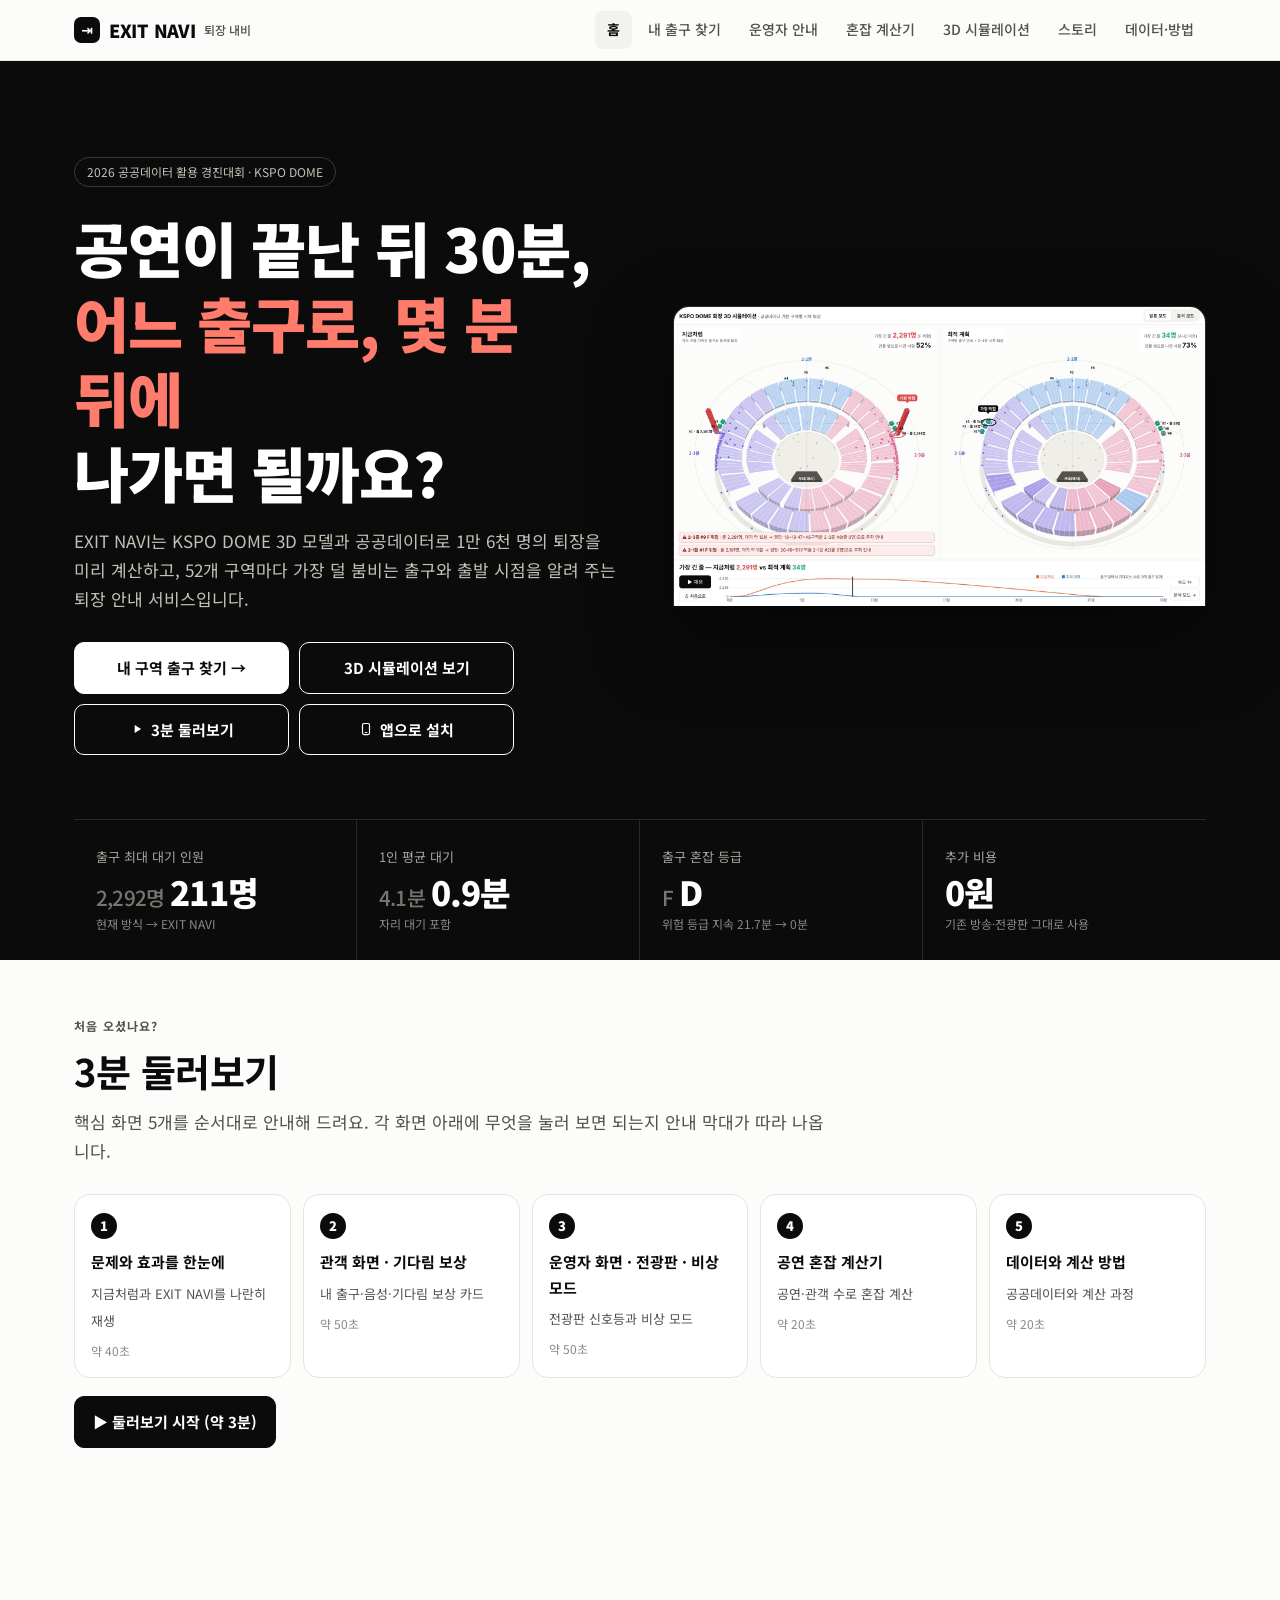
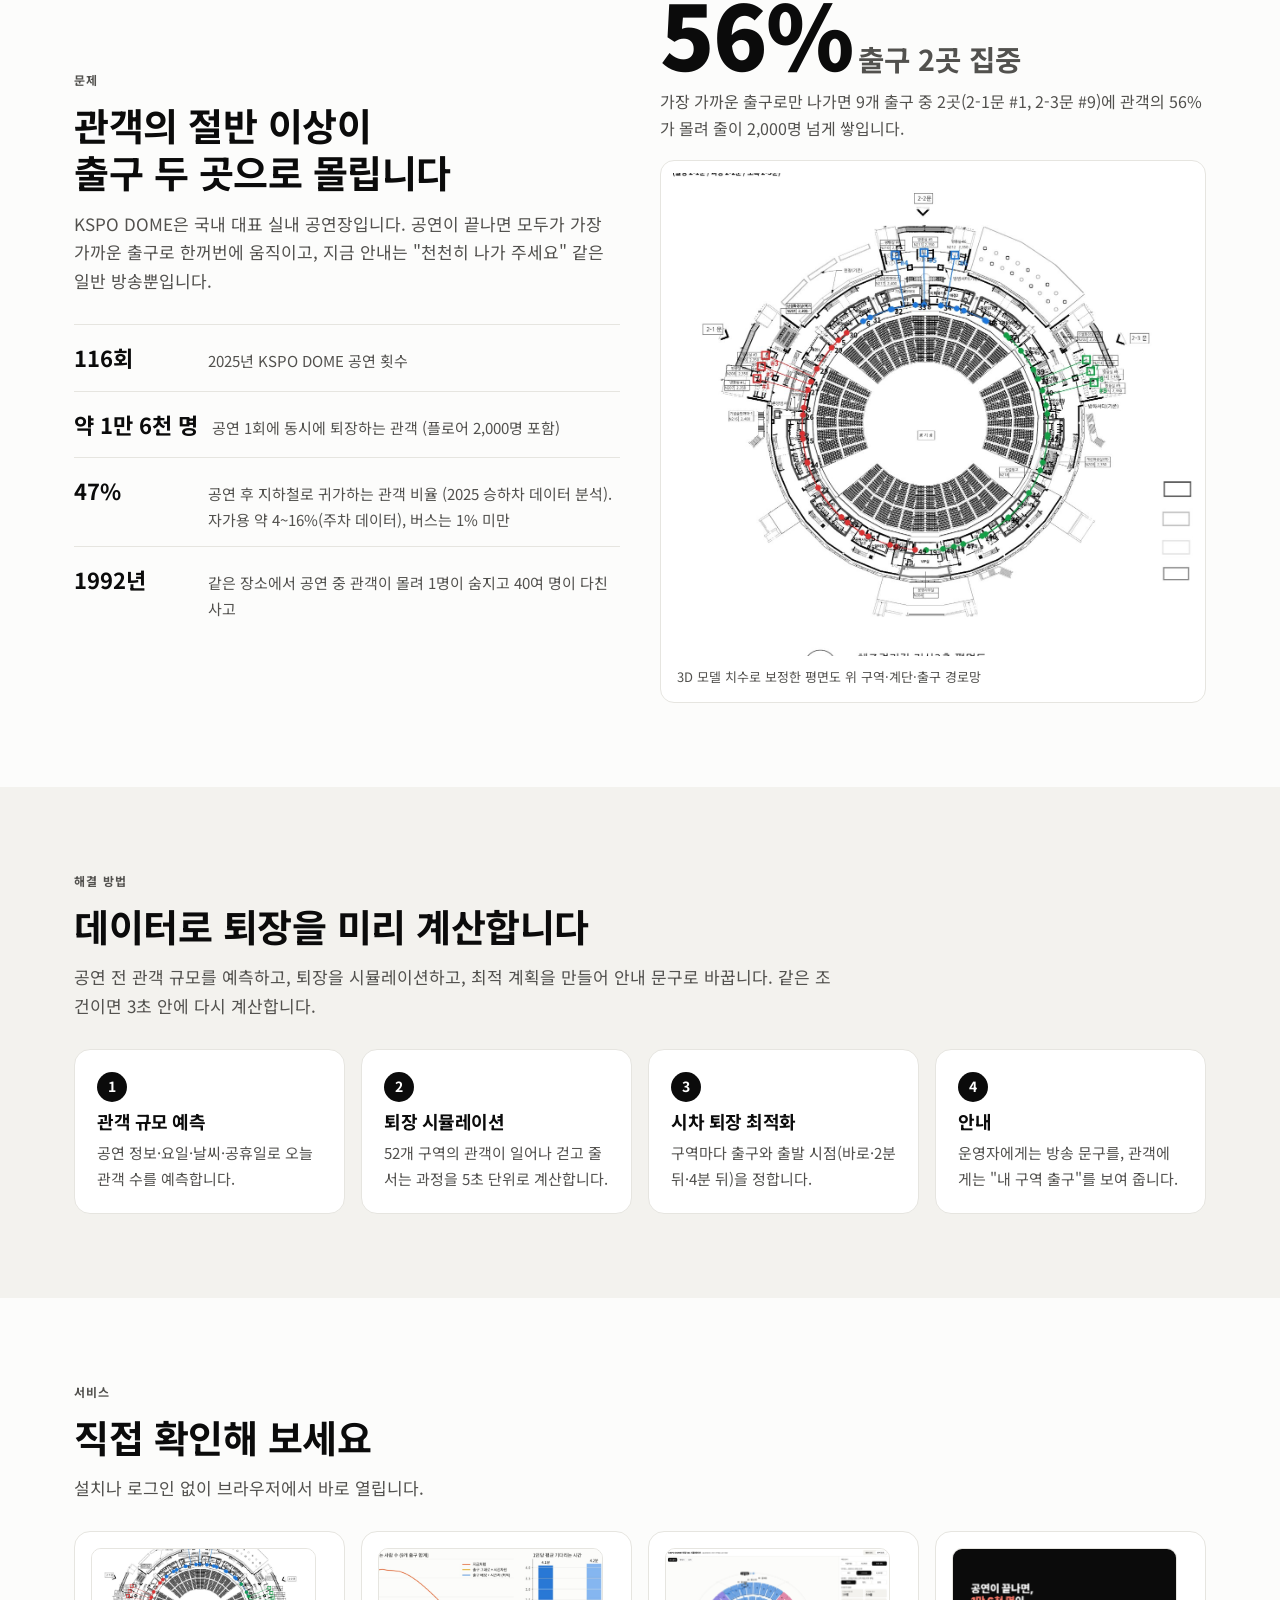
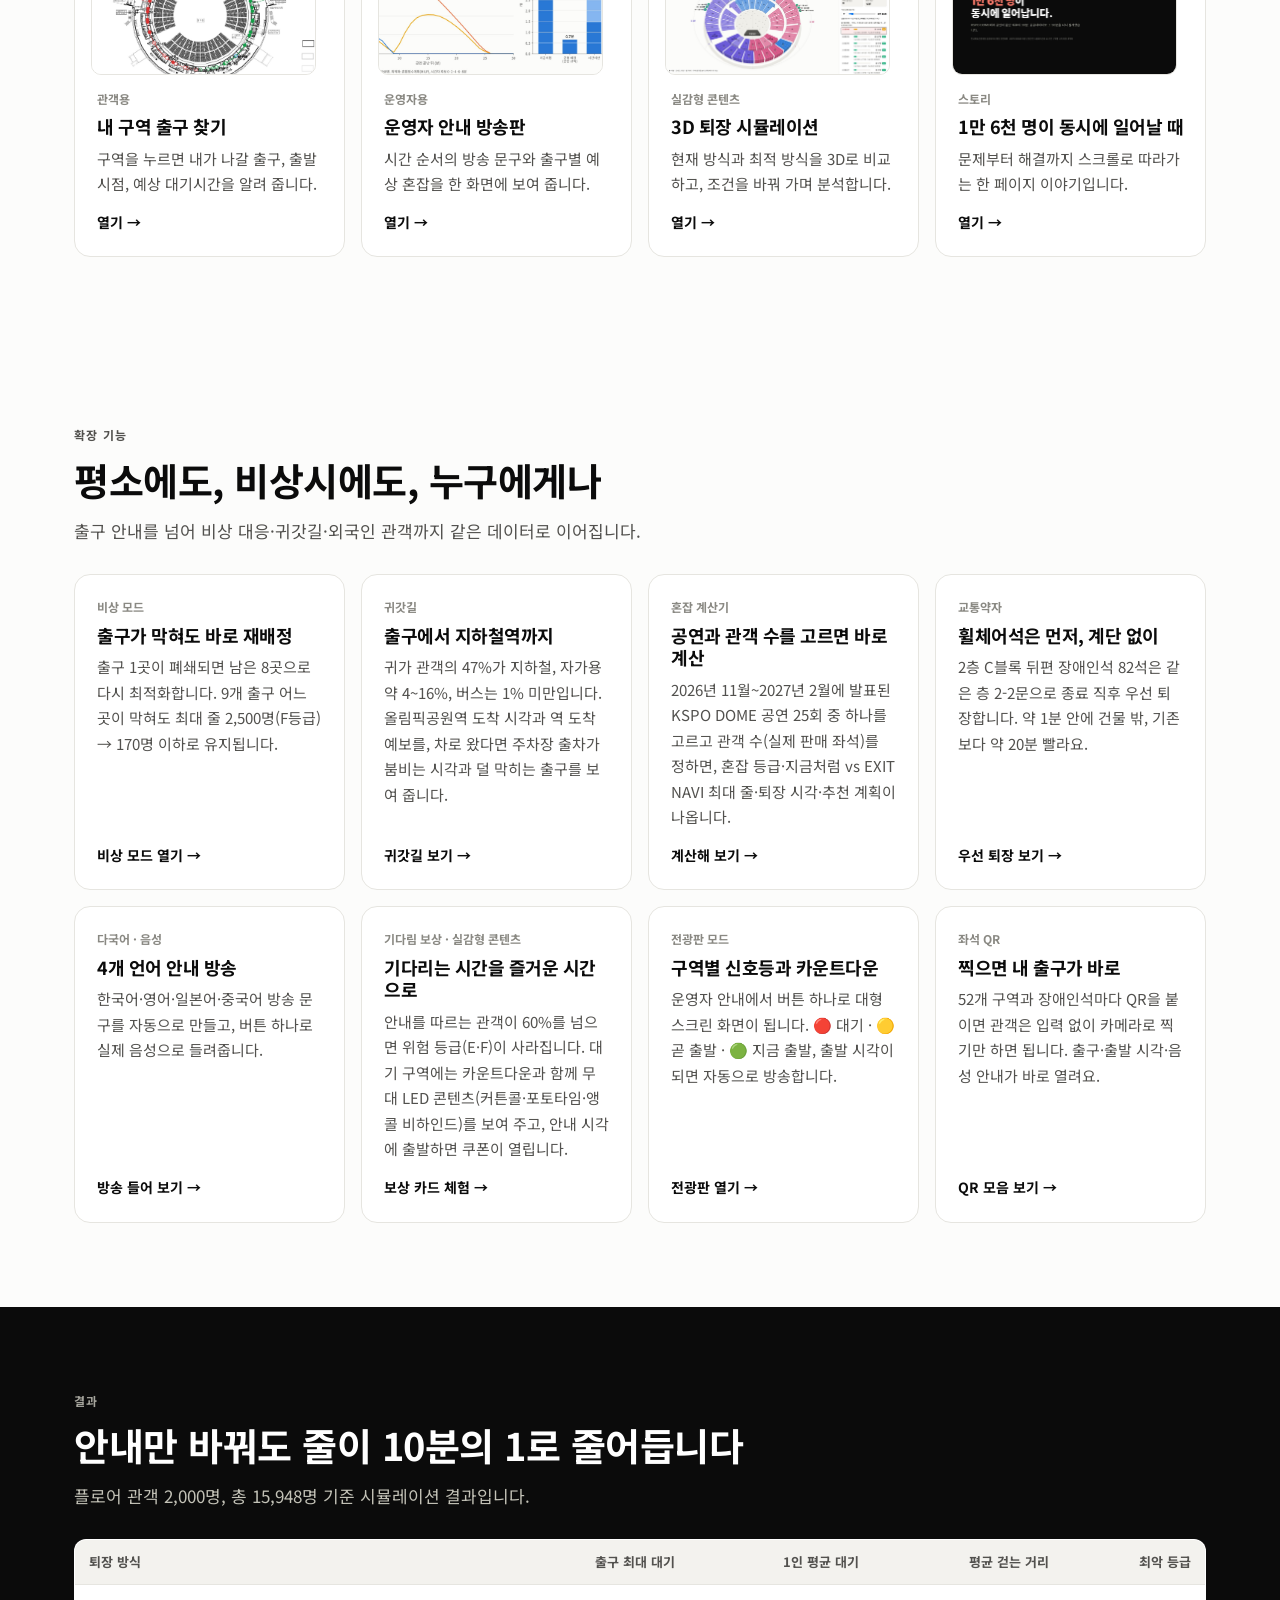
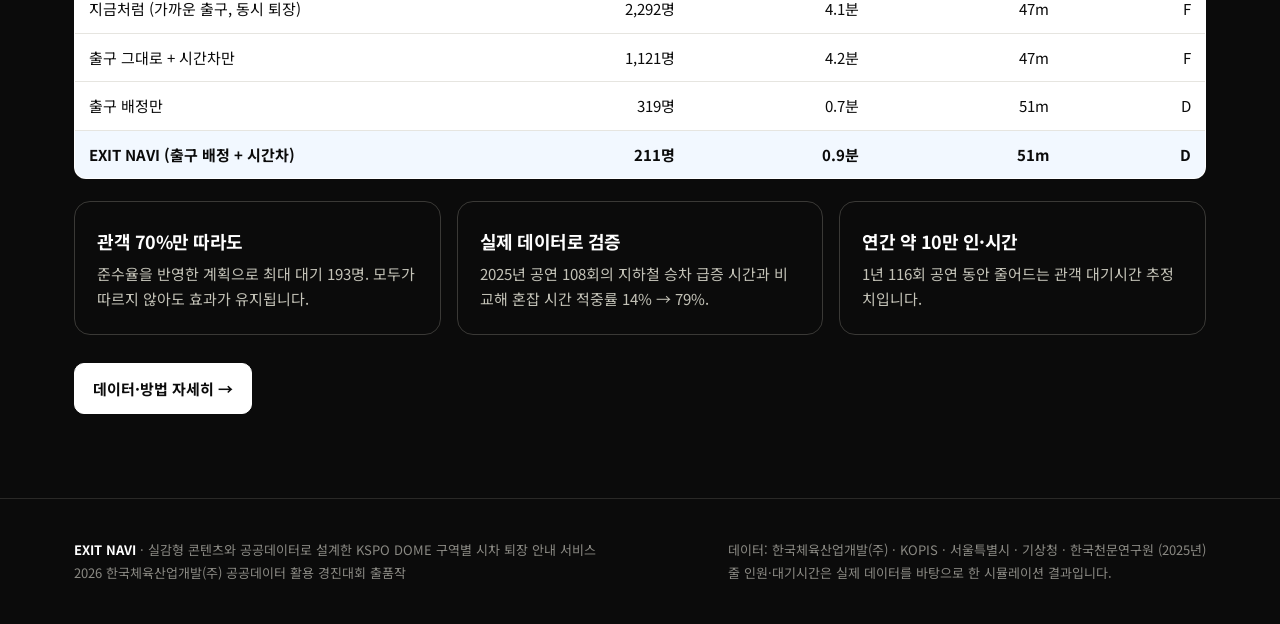
<file: index.html>
<!DOCTYPE html>
<html lang="ko">
<head>
<meta charset="utf-8">
<meta name="viewport" content="width=device-width, initial-scale=1, viewport-fit=cover">
<link rel="manifest" href="manifest.webmanifest">
<meta name="theme-color" content="#0b0b0b">
<link rel="icon" type="image/png" sizes="32x32" href="icons/favicon-32.png">
<link rel="apple-touch-icon" href="icons/apple-touch-icon.png">
<meta name="apple-mobile-web-app-capable" content="yes">
<meta name="mobile-web-app-capable" content="yes">
<meta name="apple-mobile-web-app-title" content="EXIT NAVI">
<meta name="apple-mobile-web-app-status-bar-style" content="black">

<title>EXIT NAVI · KSPO DOME 구역별 시차 퇴장 안내</title>
<meta name="description" content="실감형 콘텐츠와 공공데이터로 설계한 KSPO DOME 구역별 시차 퇴장 안내 서비스">
<link rel="stylesheet" href="https://fonts.googleapis.com/css2?family=Noto+Sans+KR:wght@400;500;700;900&display=swap">
<link rel="stylesheet" href="css/site.css?v=2">
<style>
.tour{list-style:none;margin:22px 0 0;padding:0;display:grid;grid-template-columns:repeat(5,1fr);gap:12px;counter-reset:t}
.tour li{counter-increment:t}
.tour a{display:block;height:100%;background:#fff;border:1px solid var(--line);border-radius:16px;padding:16px;text-decoration:none;color:inherit;transition:border-color .15s,transform .15s}
.tour a:hover{border-color:var(--ink);transform:translateY(-2px)}
.tour a::before{content:counter(t);display:inline-grid;place-items:center;width:26px;height:26px;border-radius:50%;background:var(--ink);color:#fff;font-weight:900;font-size:13px}
.tour b{display:block;font-size:15px;margin:10px 0 4px}
.tour span{font-size:13px;color:var(--ink2);line-height:1.6}
.tour em{display:block;font-style:normal;font-size:12px;color:var(--ink3);margin-top:8px}
@media(max-width:960px){.tour{grid-template-columns:1fr 1fr}}
@media(max-width:560px){.tour{grid-template-columns:1fr}}
.hero h1,.hero p{word-break:keep-all}.hero .btns{display:grid;grid-template-columns:1fr 1fr;gap:10px;max-width:440px}.hero .btn{display:inline-flex;align-items:center;justify-content:center;gap:7px;text-align:center;white-space:nowrap}
</style>
</head>
<body>

<header class="hero">
  <div class="wrap">
    <div class="grid">
      <div>
        <span class="tag">2026 공공데이터 활용 경진대회 · KSPO DOME</span>
        <h1>공연이 끝난 뒤 30분,<br><em>어느 출구로, 몇 분 뒤에</em><br>나가면 될까요?</h1>
        <p>EXIT NAVI는 KSPO DOME 3D 모델과 공공데이터로 1만 6천 명의 퇴장을 미리 계산하고, 52개 구역마다 가장 덜 붐비는 출구와 출발 시점을 알려 주는 퇴장 안내 서비스입니다.</p>
        <div class="btns">
          <a class="btn light" href="find.html">내 구역 출구 찾기 →</a>
          <a class="btn ghost" href="sim.html">3D 시뮬레이션 보기</a>
          <a class="btn ghost" href="#tour"><svg viewBox="0 0 24 24" width="14" height="14" aria-hidden="true"><path d="M8 5v14l11-7z" fill="currentColor"/></svg>3분 둘러보기</a>
          <a class="btn ghost" href="#" data-install><svg viewBox="0 0 24 24" width="14" height="14" aria-hidden="true"><rect x="6" y="2.5" width="12" height="19" rx="2.5" fill="none" stroke="currentColor" stroke-width="2"/><path d="M10.5 18h3" stroke="currentColor" stroke-width="2" stroke-linecap="round"/></svg>앱으로 설치</a>
        </div>
      </div>
      <div class="shot"><img src="img/pres.jpg" alt="EXIT NAVI 3D 시뮬레이션 발표 모드: 현재 방식과 최적 방식을 나란히 비교한 화면"></div>
    </div>
    <div class="kpis">
      <div class="kpi"><div class="l">출구 최대 대기 인원</div><div class="v"><s>2,292명</s>211명</div><div class="d">현재 방식 → EXIT NAVI</div></div>
      <div class="kpi"><div class="l">1인 평균 대기</div><div class="v"><s>4.1분</s>0.9분</div><div class="d">자리 대기 포함</div></div>
      <div class="kpi"><div class="l">출구 혼잡 등급</div><div class="v"><s>F</s>D</div><div class="d">위험 등급 지속 21.7분 → 0분</div></div>
      <div class="kpi"><div class="l">추가 비용</div><div class="v">0원</div><div class="d">기존 방송·전광판 그대로 사용</div></div>
    </div>
  </div>
</header>

<section id="tour" style="padding-top:56px;padding-bottom:56px">
  <div class="wrap">
    <p class="eyebrow">처음 오셨나요?</p>
    <h2 class="t">3분 둘러보기</h2>
    <p class="lead">핵심 화면 5개를 순서대로 안내해 드려요. 각 화면 아래에 무엇을 눌러 보면 되는지 안내 막대가 따라 나옵니다.</p>
    <ol class="tour" id="tourList"></ol>
    <div class="btns" style="margin-top:18px"><a class="btn" id="tourStart" href="sim.html?tour=1">▶ 둘러보기 시작 (약 3분)</a></div>
  </div>
</section>

<section>
  <div class="wrap problem">
    <div>
      <p class="eyebrow">문제</p>
      <h2 class="t">관객의 절반 이상이<br>출구 두 곳으로 몰립니다</h2>
      <p class="lead">KSPO DOME은 국내 대표 실내 공연장입니다. 공연이 끝나면 모두가 가장 가까운 출구로 한꺼번에 움직이고, 지금 안내는 "천천히 나가 주세요" 같은 일반 방송뿐입니다.</p>
      <div class="facts">
        <div class="fact"><b>116회</b><span>2025년 KSPO DOME 공연 횟수</span></div>
        <div class="fact"><b>약 1만 6천 명</b><span>공연 1회에 동시에 퇴장하는 관객 (플로어 2,000명 포함)</span></div>
        <div class="fact"><b>47%</b><span>공연 후 지하철로 귀가하는 관객 비율 (2025 승하차 데이터 분석). 자가용 약 4~16%(주차 데이터), 버스는 1% 미만</span></div>
        <div class="fact"><b>1992년</b><span>같은 장소에서 공연 중 관객이 몰려 1명이 숨지고 40여 명이 다친 사고</span></div>
      </div>
    </div>
    <div>
      <div class="stat-big">56%<small>출구 2곳 집중</small></div>
      <p style="color:var(--ink2);margin:10px 0 18px">가장 가까운 출구로만 나가면 9개 출구 중 2곳(2-1문 #1, 2-3문 #9)에 관객의 56%가 몰려 줄이 2,000명 넘게 쌓입니다.</p>
      <figure class="fig"><img src="img/overlay.jpg" alt="평면도 위 퇴장 경로망"><figcaption>3D 모델 치수로 보정한 평면도 위 구역·계단·출구 경로망</figcaption></figure>
    </div>
  </div>
</section>

<section style="background:var(--soft)">
  <div class="wrap">
    <p class="eyebrow">해결 방법</p>
    <h2 class="t">데이터로 퇴장을 미리 계산합니다</h2>
    <p class="lead">공연 전 관객 규모를 예측하고, 퇴장을 시뮬레이션하고, 최적 계획을 만들어 안내 문구로 바꿉니다. 같은 조건이면 3초 안에 다시 계산합니다.</p>
    <div class="steps">
      <div class="card"><h3>관객 규모 예측</h3><p>공연 정보·요일·날씨·공휴일로 오늘 관객 수를 예측합니다.</p></div>
      <div class="card"><h3>퇴장 시뮬레이션</h3><p>52개 구역의 관객이 일어나 걷고 줄 서는 과정을 5초 단위로 계산합니다.</p></div>
      <div class="card"><h3>시차 퇴장 최적화</h3><p>구역마다 출구와 출발 시점(바로·2분 뒤·4분 뒤)을 정합니다.</p></div>
      <div class="card"><h3>안내</h3><p>운영자에게는 방송 문구를, 관객에게는 "내 구역 출구"를 보여 줍니다.</p></div>
    </div>
  </div>
</section>

<section>
  <div class="wrap">
    <p class="eyebrow">서비스</p>
    <h2 class="t">직접 확인해 보세요</h2>
    <p class="lead">설치나 로그인 없이 브라우저에서 바로 열립니다.</p>
    <div class="cards">
      <a class="card" href="find.html"><img src="img/planmap.jpg" alt=""><span class="n">관객용</span><h3>내 구역 출구 찾기</h3><p>구역을 누르면 내가 나갈 출구, 출발 시점, 예상 대기시간을 알려 줍니다.</p><span class="go">열기 →</span></a>
      <a class="card" href="operator.html"><img src="img/compare.jpg" alt=""><span class="n">운영자용</span><h3>운영자 안내 방송판</h3><p>시간 순서의 방송 문구와 출구별 예상 혼잡을 한 화면에 보여 줍니다.</p><span class="go">열기 →</span></a>
      <a class="card" href="sim.html"><img src="img/ana.jpg" alt=""><span class="n">실감형 콘텐츠</span><h3>3D 퇴장 시뮬레이션</h3><p>현재 방식과 최적 방식을 3D로 비교하고, 조건을 바꿔 가며 분석합니다.</p><span class="go">열기 →</span></a>
      <a class="card" href="story.html"><img src="img/story_hero.jpg" alt=""><span class="n">스토리</span><h3>1만 6천 명이 동시에 일어날 때</h3><p>문제부터 해결까지 스크롤로 따라가는 한 페이지 이야기입니다.</p><span class="go">열기 →</span></a>
    </div>
  </div>
</section>

<section>
  <div class="wrap">
    <p class="eyebrow">확장 기능</p>
    <h2 class="t">평소에도, 비상시에도, 누구에게나</h2>
    <p class="lead">출구 안내를 넘어 비상 대응·귀갓길·외국인 관객까지 같은 데이터로 이어집니다.</p>
    <div class="cards">
      <a class="card" href="operator.html"><span class="n">비상 모드</span><h3>출구가 막혀도 바로 재배정</h3><p>출구 1곳이 폐쇄되면 남은 8곳으로 다시 최적화합니다. 9개 출구 어느 곳이 막혀도 최대 줄 2,500명(F등급) → 170명 이하로 유지됩니다.</p><span class="go">비상 모드 열기 →</span></a>
      <a class="card" href="find.html#z=18"><span class="n">귀갓길</span><h3>출구에서 지하철역까지</h3><p>귀가 관객의 47%가 지하철, 자가용 약 4~16%, 버스는 1% 미만입니다. 올림픽공원역 도착 시각과 역 도착 예보를, 차로 왔다면 주차장 출차가 붐비는 시각과 덜 막히는 출구를 보여 줍니다.</p><span class="go">귀갓길 보기 →</span></a>
      <a class="card" href="forecast.html"><span class="n">혼잡 계산기</span><h3>공연과 관객 수를 고르면 바로 계산</h3><p>2026년 11월~2027년 2월에 발표된 KSPO DOME 공연 25회 중 하나를 고르고 관객 수(실제 판매 좌석)를 정하면, 혼잡 등급·지금처럼 vs EXIT NAVI 최대 줄·퇴장 시각·추천 계획이 나옵니다.</p><span class="go">계산해 보기 →</span></a>
      <a class="card" href="find.html#z=W2"><span class="n">교통약자</span><h3>휠체어석은 먼저, 계단 없이</h3><p>2층 C블록 뒤편 장애인석 82석은 같은 층 2-2문으로 종료 직후 우선 퇴장합니다. 약 1분 안에 건물 밖, 기존보다 약 20분 빨라요.</p><span class="go">우선 퇴장 보기 →</span></a>
      <a class="card" href="operator.html"><span class="n">다국어 · 음성</span><h3>4개 언어 안내 방송</h3><p>한국어·영어·일본어·중국어 방송 문구를 자동으로 만들고, 버튼 하나로 실제 음성으로 들려줍니다.</p><span class="go">방송 들어 보기 →</span></a>
      <a class="card" href="find.html#z=16"><span class="n">기다림 보상 · 실감형 콘텐츠</span><h3>기다리는 시간을 즐거운 시간으로</h3><p>안내를 따르는 관객이 60%를 넘으면 위험 등급(E·F)이 사라집니다. 대기 구역에는 카운트다운과 함께 무대 LED 콘텐츠(커튼콜·포토타임·앵콜 비하인드)를 보여 주고, 안내 시각에 출발하면 쿠폰이 열립니다.</p><span class="go">보상 카드 체험 →</span></a>
      <a class="card" href="operator.html"><span class="n">전광판 모드</span><h3>구역별 신호등과 카운트다운</h3><p>운영자 안내에서 버튼 하나로 대형 스크린 화면이 됩니다. 🔴 대기 · 🟡 곧 출발 · 🟢 지금 출발, 출발 시각이 되면 자동으로 방송합니다.</p><span class="go">전광판 열기 →</span></a>
      <a class="card" href="qr.html"><span class="n">좌석 QR</span><h3>찍으면 내 출구가 바로</h3><p>52개 구역과 장애인석마다 QR을 붙이면 관객은 입력 없이 카메라로 찍기만 하면 됩니다. 출구·출발 시각·음성 안내가 바로 열려요.</p><span class="go">QR 모음 보기 →</span></a>
    </div>
  </div>
</section>

<section class="dark">
  <div class="wrap">
    <p class="eyebrow">결과</p>
    <h2 class="t">안내만 바꿔도 줄이 10분의 1로 줄어듭니다</h2>
    <p class="lead">플로어 관객 2,000명, 총 15,948명 기준 시뮬레이션 결과입니다.</p>
    <div class="tbl">
    <table class="t" style="color:var(--ink)">
      <thead><tr><th>퇴장 방식</th><th class="num">출구 최대 대기</th><th class="num">1인 평균 대기</th><th class="num">평균 걷는 거리</th><th class="num">최악 등급</th></tr></thead>
      <tbody>
        <tr><td>지금처럼 (가까운 출구, 동시 퇴장)</td><td class="num">2,292명</td><td class="num">4.1분</td><td class="num">47m</td><td class="num">F</td></tr>
        <tr><td>출구 그대로 + 시간차만</td><td class="num">1,121명</td><td class="num">4.2분</td><td class="num">47m</td><td class="num">F</td></tr>
        <tr><td>출구 배정만</td><td class="num">319명</td><td class="num">0.7분</td><td class="num">51m</td><td class="num">D</td></tr>
        <tr class="best"><td>EXIT NAVI (출구 배정 + 시간차)</td><td class="num">211명</td><td class="num">0.9분</td><td class="num">51m</td><td class="num">D</td></tr>
      </tbody>
    </table>
    </div>
    <div class="cards" style="margin-top:22px">
      <div class="card" style="background:transparent;border-color:#3a3936"><h3 style="color:#fff">관객 70%만 따라도</h3><p style="color:#c3c2b7">준수율을 반영한 계획으로 최대 대기 193명. 모두가 따르지 않아도 효과가 유지됩니다.</p></div>
      <div class="card" style="background:transparent;border-color:#3a3936"><h3 style="color:#fff">실제 데이터로 검증</h3><p style="color:#c3c2b7">2025년 공연 108회의 지하철 승차 급증 시간과 비교해 혼잡 시간 적중률 14% → 79%.</p></div>
      <div class="card" style="background:transparent;border-color:#3a3936"><h3 style="color:#fff">연간 약 10만 인·시간</h3><p style="color:#c3c2b7">1년 116회 공연 동안 줄어드는 관객 대기시간 추정치입니다.</p></div>
    </div>
    <div class="btns" style="margin-top:28px"><a class="btn light" href="about.html">데이터·방법 자세히 →</a></div>
  </div>
</section>

<script src="js/tour.js?v=4"></script>
<script>
(function () {
  var T = window.EXIT_TOUR, short = ['지금처럼과 EXIT NAVI를 나란히 재생', '내 출구·음성·기다림 보상 카드', '전광판 신호등과 비상 모드', '공연·관객 수로 혼잡 계산', '공공데이터와 계산 과정'];
  document.getElementById('tourList').innerHTML = T.steps.map(function (s, i) {
    return '<li><a href="' + T.link(i) + '"><b>' + s.title + '</b><span>' + short[i] + '</span><em>약 ' + s.time + '</em></a></li>';
  }).join('');
})();
</script>
<script src="js/nav.js"></script>
<script src="js/pwa.js?v=2"></script>
</body>
</html>
</file>
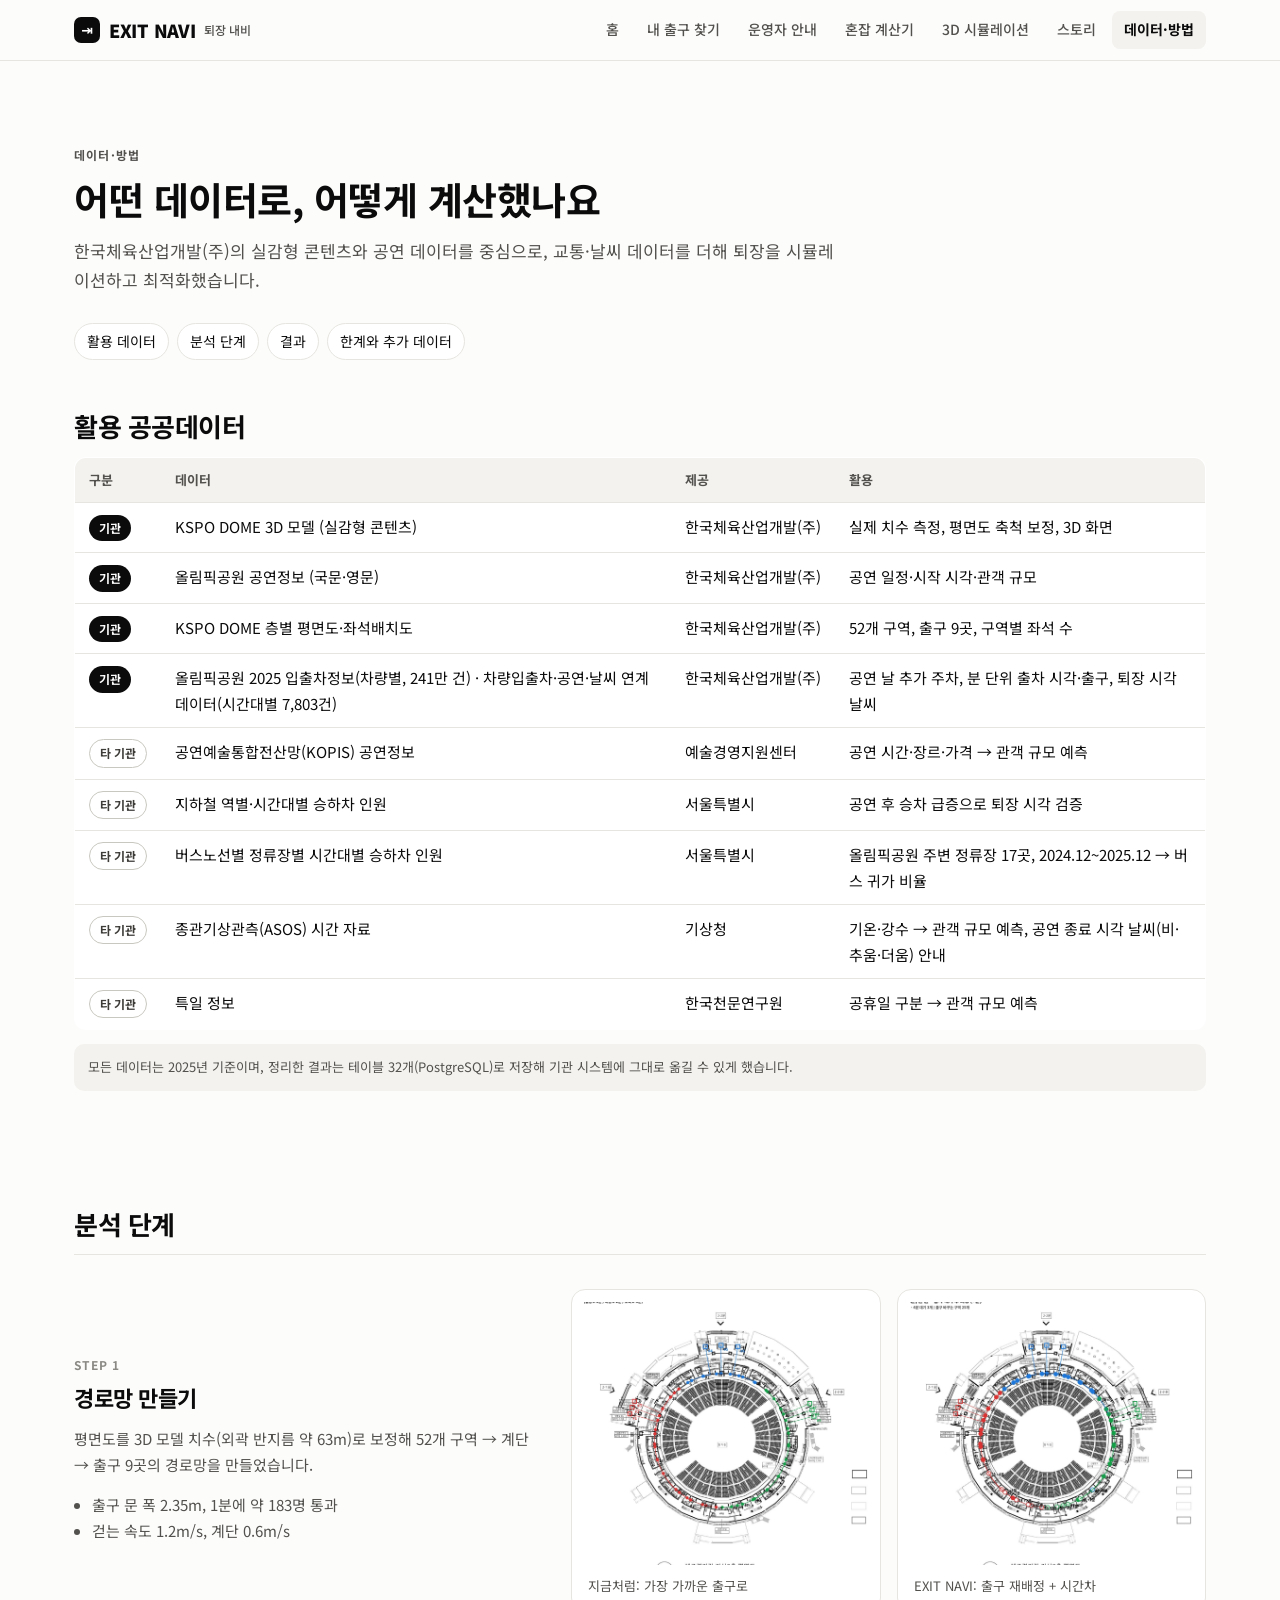
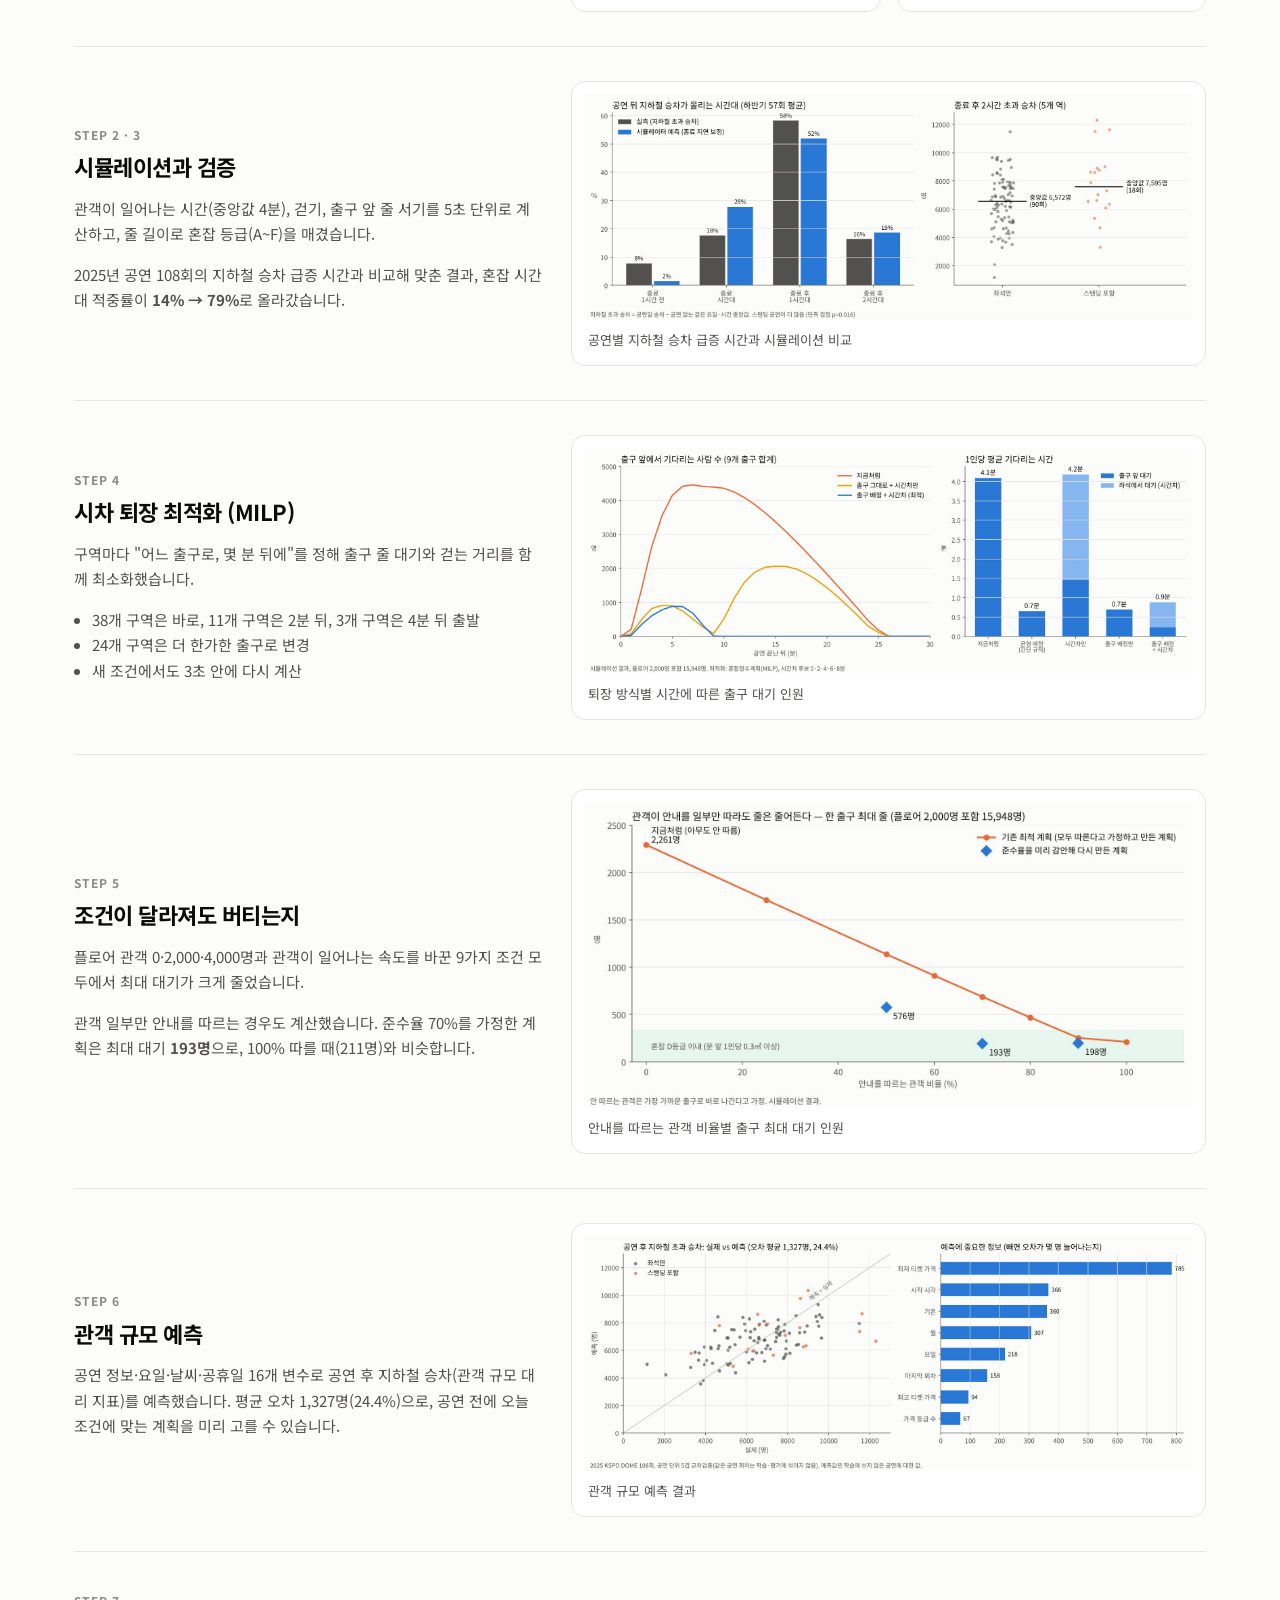
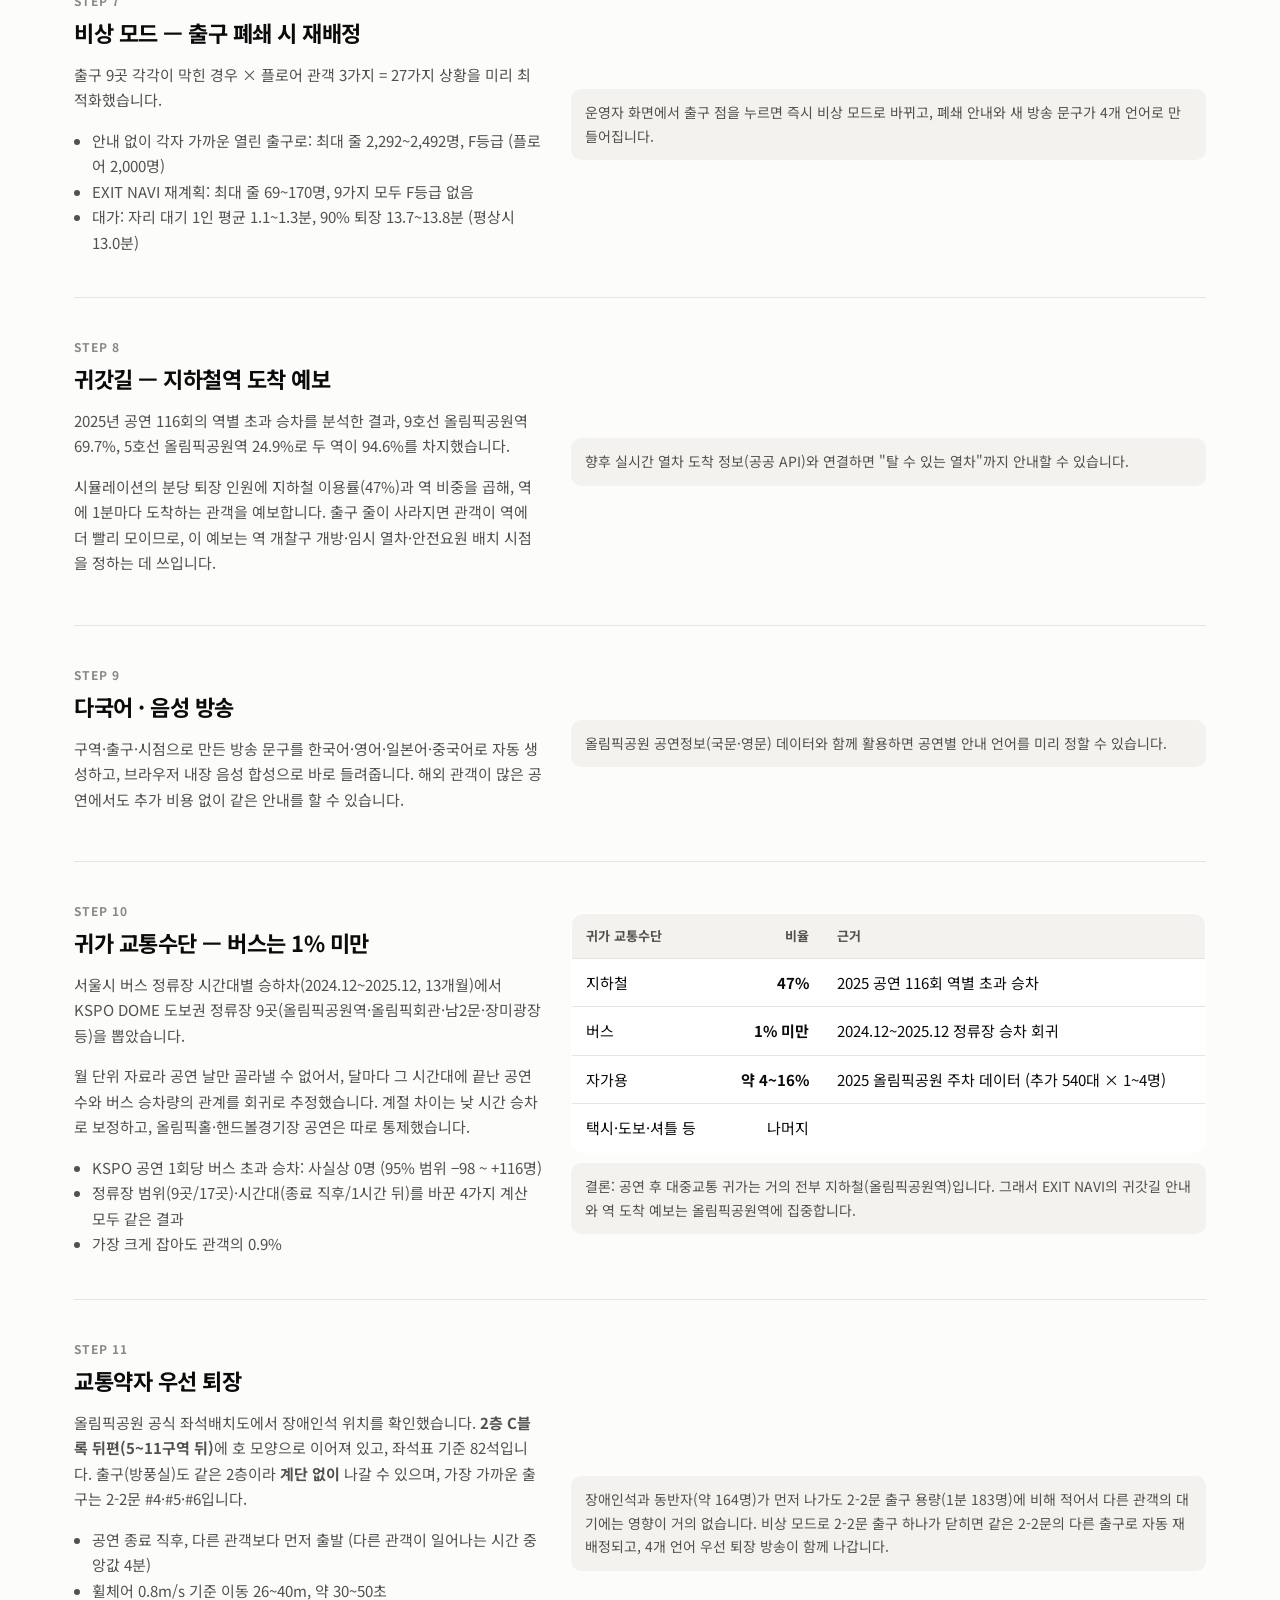
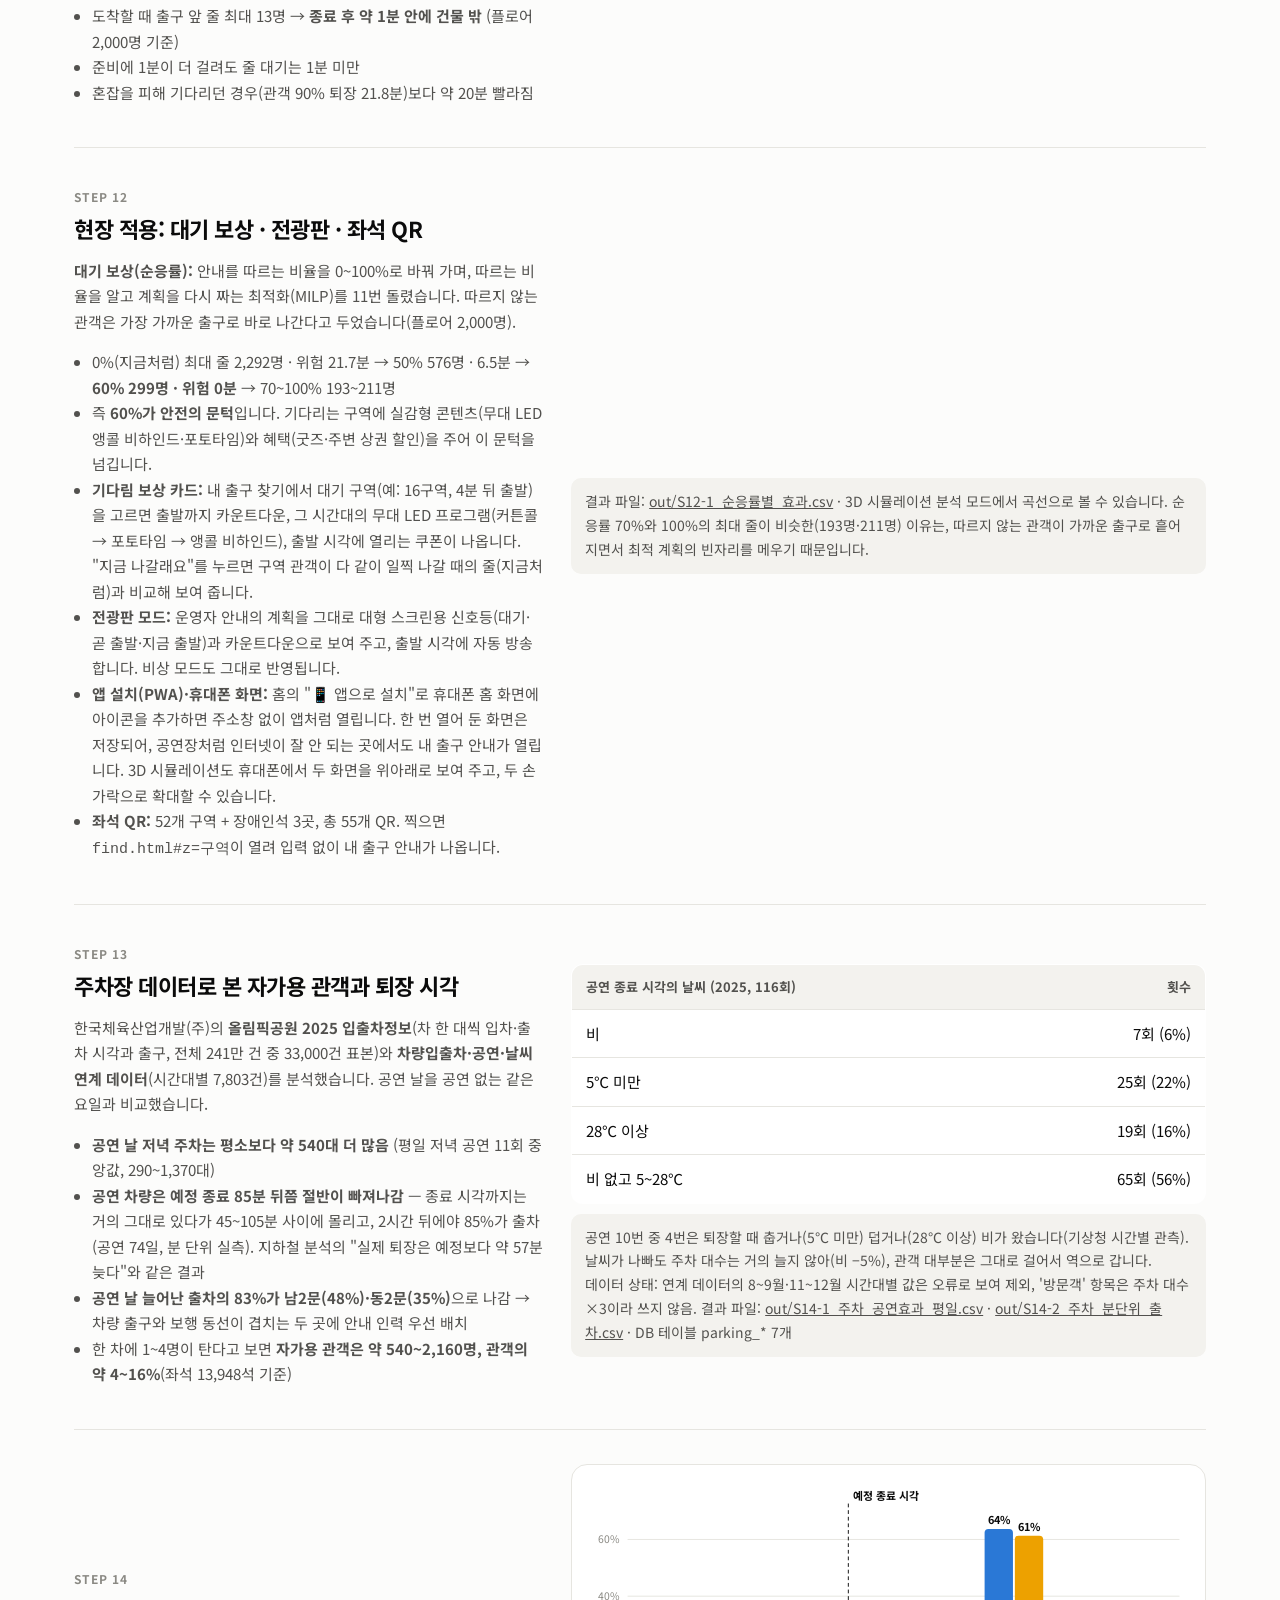
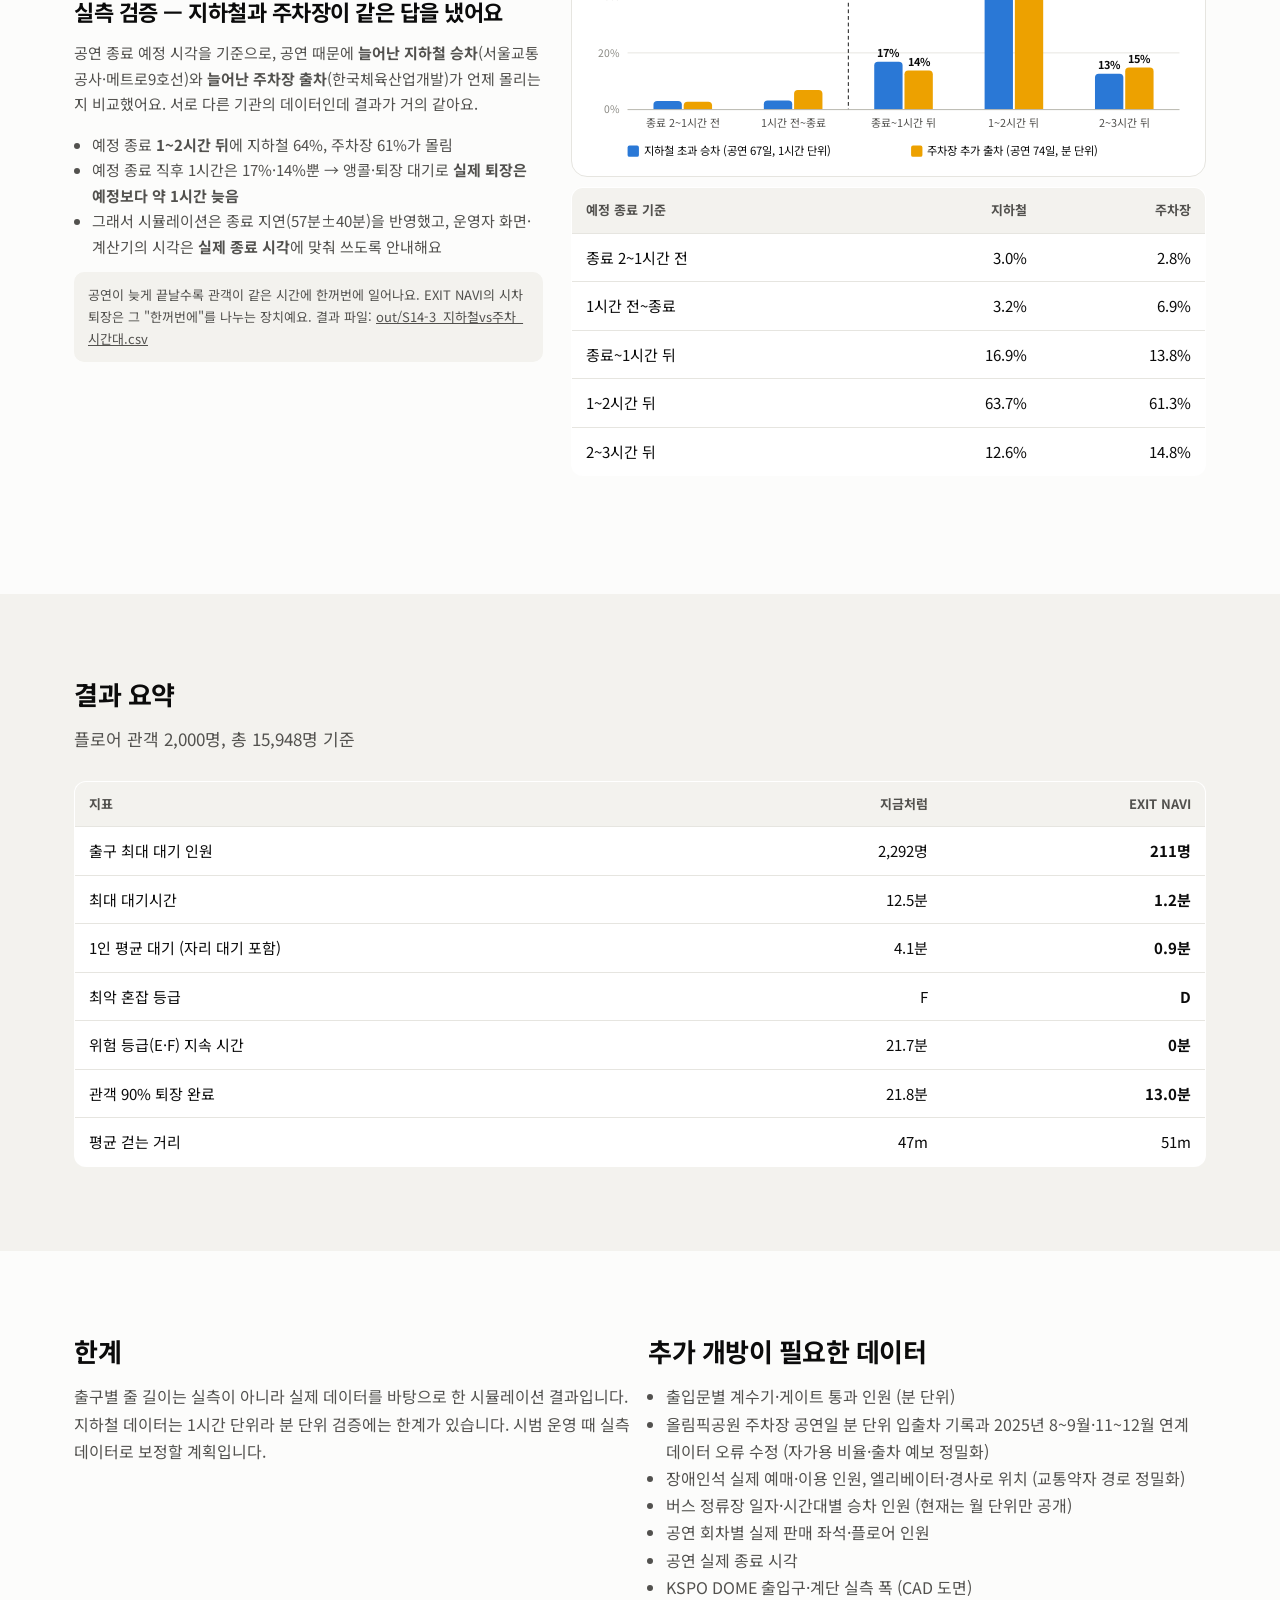
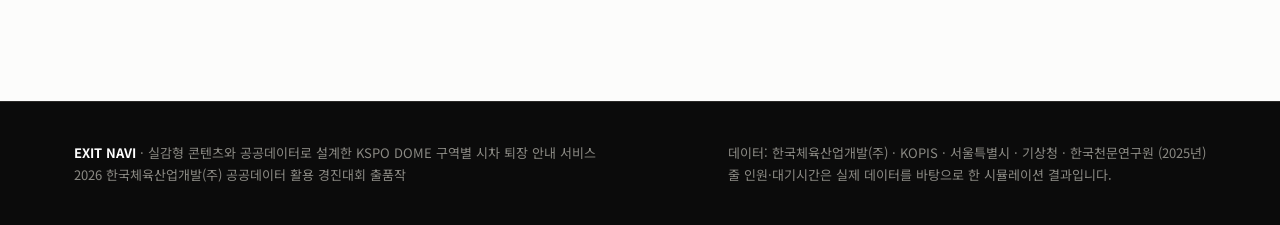
<file: about.html>
<!DOCTYPE html>
<html lang="ko">
<head>
<meta charset="utf-8">
<meta name="viewport" content="width=device-width, initial-scale=1, viewport-fit=cover">
<link rel="manifest" href="manifest.webmanifest">
<meta name="theme-color" content="#0b0b0b">
<link rel="icon" type="image/png" sizes="32x32" href="icons/favicon-32.png">
<link rel="apple-touch-icon" href="icons/apple-touch-icon.png">
<meta name="apple-mobile-web-app-capable" content="yes">
<meta name="mobile-web-app-capable" content="yes">
<meta name="apple-mobile-web-app-title" content="EXIT NAVI">
<meta name="apple-mobile-web-app-status-bar-style" content="black">

<title>데이터·방법 · EXIT NAVI</title>
<link rel="stylesheet" href="https://fonts.googleapis.com/css2?family=Noto+Sans+KR:wght@400;500;700;900&display=swap">
<link rel="stylesheet" href="css/site.css?v=2">
<style>
.toc{display:flex;flex-wrap:wrap;gap:8px;margin-top:6px}
.toc a{font-size:14px;text-decoration:none;border:1px solid var(--line);background:#fff;border-radius:999px;padding:6px 12px}
.step{display:grid;grid-template-columns:minmax(0,.85fr) minmax(0,1.15fr);gap:28px;align-items:center;padding:34px 0;border-top:1px solid var(--line)}
.step h3{font-size:22px;margin:6px 0 10px}
.step p,.step li{color:var(--ink2);font-size:15px}
.step ul{padding-left:18px;margin:8px 0}
.step .k{font-size:12px;font-weight:700;color:var(--ink3);letter-spacing:.08em}
@media(max-width:860px){.step{grid-template-columns:1fr}}
#data .pill{white-space:nowrap;padding:3px 10px}
#data .pill:not(.org){background:#fff;border:1px solid #c9c8c0;color:#3d3c39}
#data td:first-child{width:1%;white-space:nowrap}
@media(min-width:861px){#data td:nth-child(3){white-space:nowrap}}
</style>
</head>
<body>
<section style="padding-bottom:30px">
  <div class="wrap">
    <p class="eyebrow">데이터·방법</p>
    <h2 class="t">어떤 데이터로, 어떻게 계산했나요</h2>
    <p class="lead">한국체육산업개발(주)의 실감형 콘텐츠와 공연 데이터를 중심으로, 교통·날씨 데이터를 더해 퇴장을 시뮬레이션하고 최적화했습니다.</p>
    <div class="toc"><a href="#data">활용 데이터</a><a href="#method">분석 단계</a><a href="#result">결과</a><a href="#limit">한계와 추가 데이터</a></div>
  </div>
</section>

<section id="data" style="padding-top:20px">
  <div class="wrap">
    <h2 class="t" style="font-size:26px">활용 공공데이터</h2>
    <div class="tbl">
    <table class="t">
      <thead><tr><th>구분</th><th>데이터</th><th>제공</th><th>활용</th></tr></thead>
      <tbody>
        <tr><td><span class="pill org">기관</span></td><td>KSPO DOME 3D 모델 (실감형 콘텐츠)</td><td>한국체육산업개발(주)</td><td>실제 치수 측정, 평면도 축척 보정, 3D 화면</td></tr>
        <tr><td><span class="pill org">기관</span></td><td>올림픽공원 공연정보 (국문·영문)</td><td>한국체육산업개발(주)</td><td>공연 일정·시작 시각·관객 규모</td></tr>
        <tr><td><span class="pill org">기관</span></td><td>KSPO DOME 층별 평면도·좌석배치도</td><td>한국체육산업개발(주)</td><td>52개 구역, 출구 9곳, 구역별 좌석 수</td></tr>
        <tr><td><span class="pill org">기관</span></td><td>올림픽공원 2025 입출차정보(차량별, 241만 건) · 차량입출차·공연·날씨 연계 데이터(시간대별 7,803건)</td><td>한국체육산업개발(주)</td><td>공연 날 추가 주차, 분 단위 출차 시각·출구, 퇴장 시각 날씨</td></tr>
        <tr><td><span class="pill">타 기관</span></td><td>공연예술통합전산망(KOPIS) 공연정보</td><td>예술경영지원센터</td><td>공연 시간·장르·가격 → 관객 규모 예측</td></tr>
        <tr><td><span class="pill">타 기관</span></td><td>지하철 역별·시간대별 승하차 인원</td><td>서울특별시</td><td>공연 후 승차 급증으로 퇴장 시각 검증</td></tr>
        <tr><td><span class="pill">타 기관</span></td><td>버스노선별 정류장별 시간대별 승하차 인원</td><td>서울특별시</td><td>올림픽공원 주변 정류장 17곳, 2024.12~2025.12 → 버스 귀가 비율</td></tr>
        <tr><td><span class="pill">타 기관</span></td><td>종관기상관측(ASOS) 시간 자료</td><td>기상청</td><td>기온·강수 → 관객 규모 예측, 공연 종료 시각 날씨(비·추움·더움) 안내</td></tr>
        <tr><td><span class="pill">타 기관</span></td><td>특일 정보</td><td>한국천문연구원</td><td>공휴일 구분 → 관객 규모 예측</td></tr>
      </tbody>
    </table>
    </div>
    <p class="note" style="margin-top:14px">모든 데이터는 2025년 기준이며, 정리한 결과는 테이블 32개(PostgreSQL)로 저장해 기관 시스템에 그대로 옮길 수 있게 했습니다.</p>
  </div>
</section>

<section id="method" style="padding-top:20px">
  <div class="wrap">
    <h2 class="t" style="font-size:26px">분석 단계</h2>
    <div class="step">
      <div><span class="k">STEP 1</span><h3>경로망 만들기</h3>
        <p>평면도를 3D 모델 치수(외곽 반지름 약 63m)로 보정해 52개 구역 → 계단 → 출구 9곳의 경로망을 만들었습니다.</p>
        <ul><li>출구 문 폭 2.35m, 1분에 약 183명 통과</li><li>걷는 속도 1.2m/s, 계단 0.6m/s</li></ul></div>
      <div class="two"><figure class="fig"><img src="img/overlay.jpg" alt="지금처럼 가까운 출구로 나갈 때 경로"><figcaption>지금처럼: 가장 가까운 출구로</figcaption></figure><figure class="fig"><img src="img/planmap.jpg" alt="EXIT NAVI 최적 계획 경로"><figcaption>EXIT NAVI: 출구 재배정 + 시간차</figcaption></figure></div>
    </div>
    <div class="step">
      <div><span class="k">STEP 2 · 3</span><h3>시뮬레이션과 검증</h3>
        <p>관객이 일어나는 시간(중앙값 4분), 걷기, 출구 앞 줄 서기를 5초 단위로 계산하고, 줄 길이로 혼잡 등급(A~F)을 매겼습니다.</p>
        <p>2025년 공연 108회의 지하철 승차 급증 시간과 비교해 맞춘 결과, 혼잡 시간대 적중률이 <b>14% → 79%</b>로 올라갔습니다.</p></div>
      <figure class="fig"><img src="img/valid.jpg" alt="지하철 승차 데이터와 시뮬레이션 비교 검증 차트"><figcaption>공연별 지하철 승차 급증 시간과 시뮬레이션 비교</figcaption></figure>
    </div>
    <div class="step">
      <div><span class="k">STEP 4</span><h3>시차 퇴장 최적화 (MILP)</h3>
        <p>구역마다 "어느 출구로, 몇 분 뒤에"를 정해 출구 줄 대기와 걷는 거리를 함께 최소화했습니다.</p>
        <ul><li>38개 구역은 바로, 11개 구역은 2분 뒤, 3개 구역은 4분 뒤 출발</li><li>24개 구역은 더 한가한 출구로 변경</li><li>새 조건에서도 3초 안에 다시 계산</li></ul></div>
      <figure class="fig"><img src="img/compare.jpg" alt="퇴장 방식별 출구 대기 인원 비교 차트"><figcaption>퇴장 방식별 시간에 따른 출구 대기 인원</figcaption></figure>
    </div>
    <div class="step">
      <div><span class="k">STEP 5</span><h3>조건이 달라져도 버티는지</h3>
        <p>플로어 관객 0·2,000·4,000명과 관객이 일어나는 속도를 바꾼 9가지 조건 모두에서 최대 대기가 크게 줄었습니다.</p>
        <p>관객 일부만 안내를 따르는 경우도 계산했습니다. 준수율 70%를 가정한 계획은 최대 대기 <b>193명</b>으로, 100% 따를 때(211명)와 비슷합니다.</p></div>
      <figure class="fig"><img src="img/comp.jpg" alt="안내 준수율별 최대 대기 인원 차트"><figcaption>안내를 따르는 관객 비율별 출구 최대 대기 인원</figcaption></figure>
    </div>
    <div class="step">
      <div><span class="k">STEP 6</span><h3>관객 규모 예측</h3>
        <p>공연 정보·요일·날씨·공휴일 16개 변수로 공연 후 지하철 승차(관객 규모 대리 지표)를 예측했습니다. 평균 오차 1,327명(24.4%)으로, 공연 전에 오늘 조건에 맞는 계획을 미리 고를 수 있습니다.</p></div>
      <figure class="fig"><img src="img/pred.jpg" alt="관객 규모 예측 결과 차트"><figcaption>관객 규모 예측 결과</figcaption></figure>
    </div>
    <div class="step">
      <div><span class="k">STEP 7</span><h3>비상 모드 — 출구 폐쇄 시 재배정</h3>
        <p>출구 9곳 각각이 막힌 경우 × 플로어 관객 3가지 = 27가지 상황을 미리 최적화했습니다.</p>
        <ul><li>안내 없이 각자 가까운 열린 출구로: 최대 줄 2,292~2,492명, F등급 (플로어 2,000명)</li><li>EXIT NAVI 재계획: 최대 줄 69~170명, 9가지 모두 F등급 없음</li><li>대가: 자리 대기 1인 평균 1.1~1.3분, 90% 퇴장 13.7~13.8분 (평상시 13.0분)</li></ul></div>
      <div class="note" style="font-size:14px">운영자 화면에서 출구 점을 누르면 즉시 비상 모드로 바뀌고, 폐쇄 안내와 새 방송 문구가 4개 언어로 만들어집니다.</div>
    </div>
    <div class="step">
      <div><span class="k">STEP 8</span><h3>귀갓길 — 지하철역 도착 예보</h3>
        <p>2025년 공연 116회의 역별 초과 승차를 분석한 결과, 9호선 올림픽공원역 69.7%, 5호선 올림픽공원역 24.9%로 두 역이 94.6%를 차지했습니다.</p>
        <p>시뮬레이션의 분당 퇴장 인원에 지하철 이용률(47%)과 역 비중을 곱해, 역에 1분마다 도착하는 관객을 예보합니다. 출구 줄이 사라지면 관객이 역에 더 빨리 모이므로, 이 예보는 역 개찰구 개방·임시 열차·안전요원 배치 시점을 정하는 데 쓰입니다.</p></div>
      <div class="note" style="font-size:14px">향후 실시간 열차 도착 정보(공공 API)와 연결하면 "탈 수 있는 열차"까지 안내할 수 있습니다.</div>
    </div>
    <div class="step">
      <div><span class="k">STEP 9</span><h3>다국어 · 음성 방송</h3>
        <p>구역·출구·시점으로 만든 방송 문구를 한국어·영어·일본어·중국어로 자동 생성하고, 브라우저 내장 음성 합성으로 바로 들려줍니다. 해외 관객이 많은 공연에서도 추가 비용 없이 같은 안내를 할 수 있습니다.</p></div>
      <div class="note" style="font-size:14px">올림픽공원 공연정보(국문·영문) 데이터와 함께 활용하면 공연별 안내 언어를 미리 정할 수 있습니다.</div>
    </div>
    <div class="step">
      <div><span class="k">STEP 10</span><h3>귀가 교통수단 — 버스는 1% 미만</h3>
        <p>서울시 버스 정류장 시간대별 승하차(2024.12~2025.12, 13개월)에서 KSPO DOME 도보권 정류장 9곳(올림픽공원역·올림픽회관·남2문·장미광장 등)을 뽑았습니다.</p>
        <p>월 단위 자료라 공연 날만 골라낼 수 없어서, 달마다 그 시간대에 끝난 공연 수와 버스 승차량의 관계를 회귀로 추정했습니다. 계절 차이는 낮 시간 승차로 보정하고, 올림픽홀·핸드볼경기장 공연은 따로 통제했습니다.</p>
        <ul><li>KSPO 공연 1회당 버스 초과 승차: 사실상 0명 (95% 범위 −98 ~ +116명)</li><li>정류장 범위(9곳/17곳)·시간대(종료 직후/1시간 뒤)를 바꾼 4가지 계산 모두 같은 결과</li><li>가장 크게 잡아도 관객의 0.9%</li></ul></div>
      <div>
        <div class="tbl"><table class="t">
          <thead><tr><th>귀가 교통수단</th><th class="num">비율</th><th>근거</th></tr></thead>
          <tbody>
            <tr><td>지하철</td><td class="num"><b>47%</b></td><td>2025 공연 116회 역별 초과 승차</td></tr>
            <tr><td>버스</td><td class="num"><b>1% 미만</b></td><td>2024.12~2025.12 정류장 승차 회귀</td></tr>
            <tr><td>자가용</td><td class="num"><b>약 4~16%</b></td><td>2025 올림픽공원 주차 데이터 (추가 540대 × 1~4명)</td></tr>
            <tr><td>택시·도보·셔틀 등</td><td class="num">나머지</td><td></td></tr>
          </tbody>
        </table></div>
        <p class="note" style="font-size:14px;margin-top:10px">결론: 공연 후 대중교통 귀가는 거의 전부 지하철(올림픽공원역)입니다. 그래서 EXIT NAVI의 귀갓길 안내와 역 도착 예보는 올림픽공원역에 집중합니다.</p>
      </div>
    </div>
    <div class="step">
      <div><span class="k">STEP 11</span><h3>교통약자 우선 퇴장</h3>
        <p>올림픽공원 공식 좌석배치도에서 장애인석 위치를 확인했습니다. <b>2층 C블록 뒤편(5~11구역 뒤)</b>에 호 모양으로 이어져 있고, 좌석표 기준 82석입니다. 출구(방풍실)도 같은 2층이라 <b>계단 없이</b> 나갈 수 있으며, 가장 가까운 출구는 2-2문 #4·#5·#6입니다.</p>
        <ul><li>공연 종료 직후, 다른 관객보다 먼저 출발 (다른 관객이 일어나는 시간 중앙값 4분)</li><li>휠체어 0.8m/s 기준 이동 26~40m, 약 30~50초</li><li>도착할 때 출구 앞 줄 최대 13명 → <b>종료 후 약 1분 안에 건물 밖</b> (플로어 2,000명 기준)</li><li>준비에 1분이 더 걸려도 줄 대기는 1분 미만</li><li>혼잡을 피해 기다리던 경우(관객 90% 퇴장 21.8분)보다 약 20분 빨라짐</li></ul></div>
      <div class="note" style="font-size:14px">장애인석과 동반자(약 164명)가 먼저 나가도 2-2문 출구 용량(1분 183명)에 비해 적어서 다른 관객의 대기에는 영향이 거의 없습니다. 비상 모드로 2-2문 출구 하나가 닫히면 같은 2-2문의 다른 출구로 자동 재배정되고, 4개 언어 우선 퇴장 방송이 함께 나갑니다.</div>
    </div>
    <div class="step">
      <div><span class="k">STEP 12</span><h3>현장 적용: 대기 보상 · 전광판 · 좌석 QR</h3>
        <p><b>대기 보상(순응률):</b> 안내를 따르는 비율을 0~100%로 바꿔 가며, 따르는 비율을 알고 계획을 다시 짜는 최적화(MILP)를 11번 돌렸습니다. 따르지 않는 관객은 가장 가까운 출구로 바로 나간다고 두었습니다(플로어 2,000명).</p>
        <ul><li>0%(지금처럼) 최대 줄 2,292명 · 위험 21.7분 → 50% 576명 · 6.5분 → <b>60% 299명 · 위험 0분</b> → 70~100% 193~211명</li>
        <li>즉 <b>60%가 안전의 문턱</b>입니다. 기다리는 구역에 실감형 콘텐츠(무대 LED 앵콜 비하인드·포토타임)와 혜택(굿즈·주변 상권 할인)을 주어 이 문턱을 넘깁니다.</li>
        <li><b>기다림 보상 카드:</b> 내 출구 찾기에서 대기 구역(예: 16구역, 4분 뒤 출발)을 고르면 출발까지 카운트다운, 그 시간대의 무대 LED 프로그램(커튼콜 → 포토타임 → 앵콜 비하인드), 출발 시각에 열리는 쿠폰이 나옵니다. "지금 나갈래요"를 누르면 구역 관객이 다 같이 일찍 나갈 때의 줄(지금처럼)과 비교해 보여 줍니다.</li>
        <li><b>전광판 모드:</b> 운영자 안내의 계획을 그대로 대형 스크린용 신호등(대기·곧 출발·지금 출발)과 카운트다운으로 보여 주고, 출발 시각에 자동 방송합니다. 비상 모드도 그대로 반영됩니다.</li>
        <li><b>앱 설치(PWA)·휴대폰 화면:</b> 홈의 "📱 앱으로 설치"로 휴대폰 홈 화면에 아이콘을 추가하면 주소창 없이 앱처럼 열립니다. 한 번 열어 둔 화면은 저장되어, 공연장처럼 인터넷이 잘 안 되는 곳에서도 내 출구 안내가 열립니다. 3D 시뮬레이션도 휴대폰에서 두 화면을 위아래로 보여 주고, 두 손가락으로 확대할 수 있습니다.</li>
        <li><b>좌석 QR:</b> 52개 구역 + 장애인석 3곳, 총 55개 QR. 찍으면 <code>find.html#z=구역</code>이 열려 입력 없이 내 출구 안내가 나옵니다.</li></ul></div>
      <div class="note" style="font-size:14px">결과 파일: <a href="out/S12-1_순응률별_효과.csv" download>out/S12-1_순응률별_효과.csv</a> · 3D 시뮬레이션 분석 모드에서 곡선으로 볼 수 있습니다. 순응률 70%와 100%의 최대 줄이 비슷한(193명·211명) 이유는, 따르지 않는 관객이 가까운 출구로 흩어지면서 최적 계획의 빈자리를 메우기 때문입니다.</div>
    </div>
    <div class="step">
      <div><span class="k">STEP 13</span><h3>주차장 데이터로 본 자가용 관객과 퇴장 시각</h3>
        <p>한국체육산업개발(주)의 <b>올림픽공원 2025 입출차정보</b>(차 한 대씩 입차·출차 시각과 출구, 전체 241만 건 중 33,000건 표본)와 <b>차량입출차·공연·날씨 연계 데이터</b>(시간대별 7,803건)를 분석했습니다. 공연 날을 공연 없는 같은 요일과 비교했습니다.</p>
        <ul><li><b>공연 날 저녁 주차는 평소보다 약 540대 더 많음</b> (평일 저녁 공연 11회 중앙값, 290~1,370대)</li>
        <li><b>공연 차량은 예정 종료 85분 뒤쯤 절반이 빠져나감</b> — 종료 시각까지는 거의 그대로 있다가 45~105분 사이에 몰리고, 2시간 뒤에야 85%가 출차 (공연 74일, 분 단위 실측). 지하철 분석의 "실제 퇴장은 예정보다 약 57분 늦다"와 같은 결과</li>
        <li><b>공연 날 늘어난 출차의 83%가 남2문(48%)·동2문(35%)</b>으로 나감 → 차량 출구와 보행 동선이 겹치는 두 곳에 안내 인력 우선 배치</li>
        <li>한 차에 1~4명이 탄다고 보면 <b>자가용 관객은 약 540~2,160명, 관객의 약 4~16%</b>(좌석 13,948석 기준)</li></ul></div>
      <div>
        <div class="tbl"><table class="t">
          <thead><tr><th>공연 종료 시각의 날씨 (2025, 116회)</th><th class="num">횟수</th></tr></thead>
          <tbody><tr><td>비</td><td class="num">7회 (6%)</td></tr><tr><td>5℃ 미만</td><td class="num">25회 (22%)</td></tr><tr><td>28℃ 이상</td><td class="num">19회 (16%)</td></tr><tr><td>비 없고 5~28℃</td><td class="num">65회 (56%)</td></tr></tbody></table></div>
        <p class="note" style="font-size:14px;margin-top:10px">공연 10번 중 4번은 퇴장할 때 춥거나(5℃ 미만) 덥거나(28℃ 이상) 비가 왔습니다(기상청 시간별 관측). 날씨가 나빠도 주차 대수는 거의 늘지 않아(비 −5%), 관객 대부분은 그대로 걸어서 역으로 갑니다.<br>데이터 상태: 연계 데이터의 8~9월·11~12월 시간대별 값은 오류로 보여 제외, '방문객' 항목은 주차 대수×3이라 쓰지 않음. 결과 파일: <a href="out/S14-1_주차_공연효과_평일.csv" download>out/S14-1_주차_공연효과_평일.csv</a> · <a href="out/S14-2_주차_분단위_출차.csv" download>out/S14-2_주차_분단위_출차.csv</a> · DB 테이블 parking_* 7개</p>
      </div>
    </div>
    <div class="step">
      <div><span class="k">STEP 14</span><h3>실측 검증 — 지하철과 주차장이 같은 답을 냈어요</h3>
        <p>공연 종료 예정 시각을 기준으로, 공연 때문에 <b>늘어난 지하철 승차</b>(서울교통공사·메트로9호선)와 <b>늘어난 주차장 출차</b>(한국체육산업개발)가 언제 몰리는지 비교했어요. 서로 다른 기관의 데이터인데 결과가 거의 같아요.</p>
        <ul><li>예정 종료 <b>1~2시간 뒤</b>에 지하철 64%, 주차장 61%가 몰림</li>
        <li>예정 종료 직후 1시간은 17%·14%뿐 → 앵콜·퇴장 대기로 <b>실제 퇴장은 예정보다 약 1시간 늦음</b></li>
        <li>그래서 시뮬레이션은 종료 지연(57분±40분)을 반영했고, 운영자 화면·계산기의 시각은 <b>실제 종료 시각</b>에 맞춰 쓰도록 안내해요</li></ul>
        <p class="note" style="font-size:13px">공연이 늦게 끝날수록 관객이 같은 시간에 한꺼번에 일어나요. EXIT NAVI의 시차 퇴장은 그 "한꺼번에"를 나누는 장치예요. 결과 파일: <a href="out/S14-3_지하철vs주차_시간대.csv" download>out/S14-3_지하철vs주차_시간대.csv</a></p></div>
      <div><div style="background:#fff;border:1px solid var(--line);border-radius:16px;padding:14px"><svg viewBox="0 0 640 300" role="img" aria-label="공연 종료 기준 시간대별 지하철 초과 승차와 주차장 추가 출차 비율" style="width:100%;height:auto;display:block;font-family:'Noto Sans KR',sans-serif"><line x1="44" x2="628" y1="244.0" y2="244.0" stroke="#e6e5e0"/><text x="36" y="248.0" font-size="11" fill="#8a8983" text-anchor="end">0%</text><line x1="44" x2="628" y1="184.0" y2="184.0" stroke="#e6e5e0"/><text x="36" y="188.0" font-size="11" fill="#8a8983" text-anchor="end">20%</text><line x1="44" x2="628" y1="124.0" y2="124.0" stroke="#e6e5e0"/><text x="36" y="128.0" font-size="11" fill="#8a8983" text-anchor="end">40%</text><line x1="44" x2="628" y1="64.0" y2="64.0" stroke="#e6e5e0"/><text x="36" y="68.0" font-size="11" fill="#8a8983" text-anchor="end">60%</text><line x1="277.6" x2="277.6" y1="26" y2="244" stroke="#0b0b0b" stroke-dasharray="4 3"/><text x="282.6" y="22" font-size="11.5" font-weight="700" fill="#0b0b0b">예정 종료 시각</text><g><title>종료 2~1시간 전 · 지하철 초과 승차 3.0%</title><path d="M71.4,244 V239.0 Q71.4,235.0 75.4,235.0 H97.4 Q101.4,235.0 101.4,239.0 V244 Z" fill="#2a78d6"/></g><g><title>종료 2~1시간 전 · 주차장 추가 출차 2.8%</title><path d="M103.4,244 V239.6 Q103.4,235.6 107.4,235.6 H129.4 Q133.4,235.6 133.4,239.6 V244 Z" fill="#eda100"/></g><text x="102.4" y="262" font-size="11.5" fill="#52514e" text-anchor="middle">종료 2~1시간 전</text><g><title>1시간 전~종료 · 지하철 초과 승차 3.2%</title><path d="M188.2,244 V238.4 Q188.2,234.4 192.2,234.4 H214.2 Q218.2,234.4 218.2,238.4 V244 Z" fill="#2a78d6"/></g><g><title>1시간 전~종료 · 주차장 추가 출차 6.9%</title><path d="M220.2,244 V227.3 Q220.2,223.3 224.2,223.3 H246.2 Q250.2,223.3 250.2,227.3 V244 Z" fill="#eda100"/></g><text x="219.2" y="262" font-size="11.5" fill="#52514e" text-anchor="middle">1시간 전~종료</text><g><title>종료~1시간 뒤 · 지하철 초과 승차 16.9%</title><path d="M305.0,244 V197.3 Q305.0,193.3 309.0,193.3 H331.0 Q335.0,193.3 335.0,197.3 V244 Z" fill="#2a78d6"/><text x="320.0" y="188.3" font-size="11.5" font-weight="700" fill="#0b0b0b" text-anchor="middle">17%</text></g><g><title>종료~1시간 뒤 · 주차장 추가 출차 13.8%</title><path d="M337.0,244 V206.6 Q337.0,202.6 341.0,202.6 H363.0 Q367.0,202.6 367.0,206.6 V244 Z" fill="#eda100"/><text x="352.0" y="197.6" font-size="11.5" font-weight="700" fill="#0b0b0b" text-anchor="middle">14%</text></g><text x="336.0" y="262" font-size="11.5" fill="#52514e" text-anchor="middle">종료~1시간 뒤</text><g><title>1~2시간 뒤 · 지하철 초과 승차 63.7%</title><path d="M421.8,244 V56.9 Q421.8,52.9 425.8,52.9 H447.8 Q451.8,52.9 451.8,56.9 V244 Z" fill="#2a78d6"/><text x="436.8" y="47.9" font-size="11.5" font-weight="700" fill="#0b0b0b" text-anchor="middle">64%</text></g><g><title>1~2시간 뒤 · 주차장 추가 출차 61.3%</title><path d="M453.8,244 V64.1 Q453.8,60.1 457.8,60.1 H479.8 Q483.8,60.1 483.8,64.1 V244 Z" fill="#eda100"/><text x="468.8" y="55.1" font-size="11.5" font-weight="700" fill="#0b0b0b" text-anchor="middle">61%</text></g><text x="452.8" y="262" font-size="11.5" fill="#52514e" text-anchor="middle">1~2시간 뒤</text><g><title>2~3시간 뒤 · 지하철 초과 승차 12.6%</title><path d="M538.6,244 V210.2 Q538.6,206.2 542.6,206.2 H564.6 Q568.6,206.2 568.6,210.2 V244 Z" fill="#2a78d6"/><text x="553.6" y="201.2" font-size="11.5" font-weight="700" fill="#0b0b0b" text-anchor="middle">13%</text></g><g><title>2~3시간 뒤 · 주차장 추가 출차 14.8%</title><path d="M570.6,244 V203.6 Q570.6,199.6 574.6,199.6 H596.6 Q600.6,199.6 600.6,203.6 V244 Z" fill="#eda100"/><text x="585.6" y="194.6" font-size="11.5" font-weight="700" fill="#0b0b0b" text-anchor="middle">15%</text></g><text x="569.6" y="262" font-size="11.5" fill="#52514e" text-anchor="middle">2~3시간 뒤</text><line x1="44" x2="628" y1="244" y2="244" stroke="#b9b8b0"/><rect x="44" y="282" width="12" height="12" rx="2" fill="#2a78d6"/><text x="61" y="292" font-size="12" fill="#0b0b0b">지하철 초과 승차 (공연 67일, 1시간 단위)</text><rect x="344" y="282" width="12" height="12" rx="2" fill="#eda100"/><text x="361" y="292" font-size="12" fill="#0b0b0b">주차장 추가 출차 (공연 74일, 분 단위)</text></svg></div>
        <div class="tbl" style="margin-top:10px"><table class="t"><thead><tr><th>예정 종료 기준</th><th class="num">지하철</th><th class="num">주차장</th></tr></thead><tbody><tr><td>종료 2~1시간 전</td><td class='num'>3.0%</td><td class='num'>2.8%</td></tr><tr><td>1시간 전~종료</td><td class='num'>3.2%</td><td class='num'>6.9%</td></tr><tr><td>종료~1시간 뒤</td><td class='num'>16.9%</td><td class='num'>13.8%</td></tr><tr><td>1~2시간 뒤</td><td class='num'>63.7%</td><td class='num'>61.3%</td></tr><tr><td>2~3시간 뒤</td><td class='num'>12.6%</td><td class='num'>14.8%</td></tr></tbody></table></div></div>
    </div>
  </div>
</section>

<section id="result" style="background:var(--soft)">
  <div class="wrap">
    <h2 class="t" style="font-size:26px">결과 요약</h2>
    <p class="lead">플로어 관객 2,000명, 총 15,948명 기준</p>
    <div class="tbl">
    <table class="t">
      <thead><tr><th>지표</th><th class="num">지금처럼</th><th class="num">EXIT NAVI</th></tr></thead>
      <tbody>
        <tr><td>출구 최대 대기 인원</td><td class="num">2,292명</td><td class="num"><b>211명</b></td></tr>
        <tr><td>최대 대기시간</td><td class="num">12.5분</td><td class="num"><b>1.2분</b></td></tr>
        <tr><td>1인 평균 대기 (자리 대기 포함)</td><td class="num">4.1분</td><td class="num"><b>0.9분</b></td></tr>
        <tr><td>최악 혼잡 등급</td><td class="num">F</td><td class="num"><b>D</b></td></tr>
        <tr><td>위험 등급(E·F) 지속 시간</td><td class="num">21.7분</td><td class="num"><b>0분</b></td></tr>
        <tr><td>관객 90% 퇴장 완료</td><td class="num">21.8분</td><td class="num"><b>13.0분</b></td></tr>
        <tr><td>평균 걷는 거리</td><td class="num">47m</td><td class="num">51m</td></tr>
      </tbody>
    </table>
    </div>
  </div>
</section>

<section id="limit">
  <div class="wrap two" style="align-items:start">
    <div>
      <h2 class="t" style="font-size:26px">한계</h2>
      <p style="color:var(--ink2)">출구별 줄 길이는 실측이 아니라 실제 데이터를 바탕으로 한 시뮬레이션 결과입니다. 지하철 데이터는 1시간 단위라 분 단위 검증에는 한계가 있습니다. 시범 운영 때 실측 데이터로 보정할 계획입니다.</p>
    </div>
    <div>
      <h2 class="t" style="font-size:26px">추가 개방이 필요한 데이터</h2>
      <ul style="color:var(--ink2);padding-left:18px">
        <li>출입문별 계수기·게이트 통과 인원 (분 단위)</li>
        <li>올림픽공원 주차장 공연일 분 단위 입출차 기록과 2025년 8~9월·11~12월 연계 데이터 오류 수정 (자가용 비율·출차 예보 정밀화)</li>
        <li>장애인석 실제 예매·이용 인원, 엘리베이터·경사로 위치 (교통약자 경로 정밀화)</li>
        <li>버스 정류장 일자·시간대별 승차 인원 (현재는 월 단위만 공개)</li>
        <li>공연 회차별 실제 판매 좌석·플로어 인원</li>
        <li>공연 실제 종료 시각</li>
        <li>KSPO DOME 출입구·계단 실측 폭 (CAD 도면)</li>
      </ul>
    </div>
  </div>
</section>
<script src="js/nav.js"></script>
<script src="js/tour.js?v=4"></script>
<script src="js/pwa.js?v=2"></script>
</body>
</html>
</file>
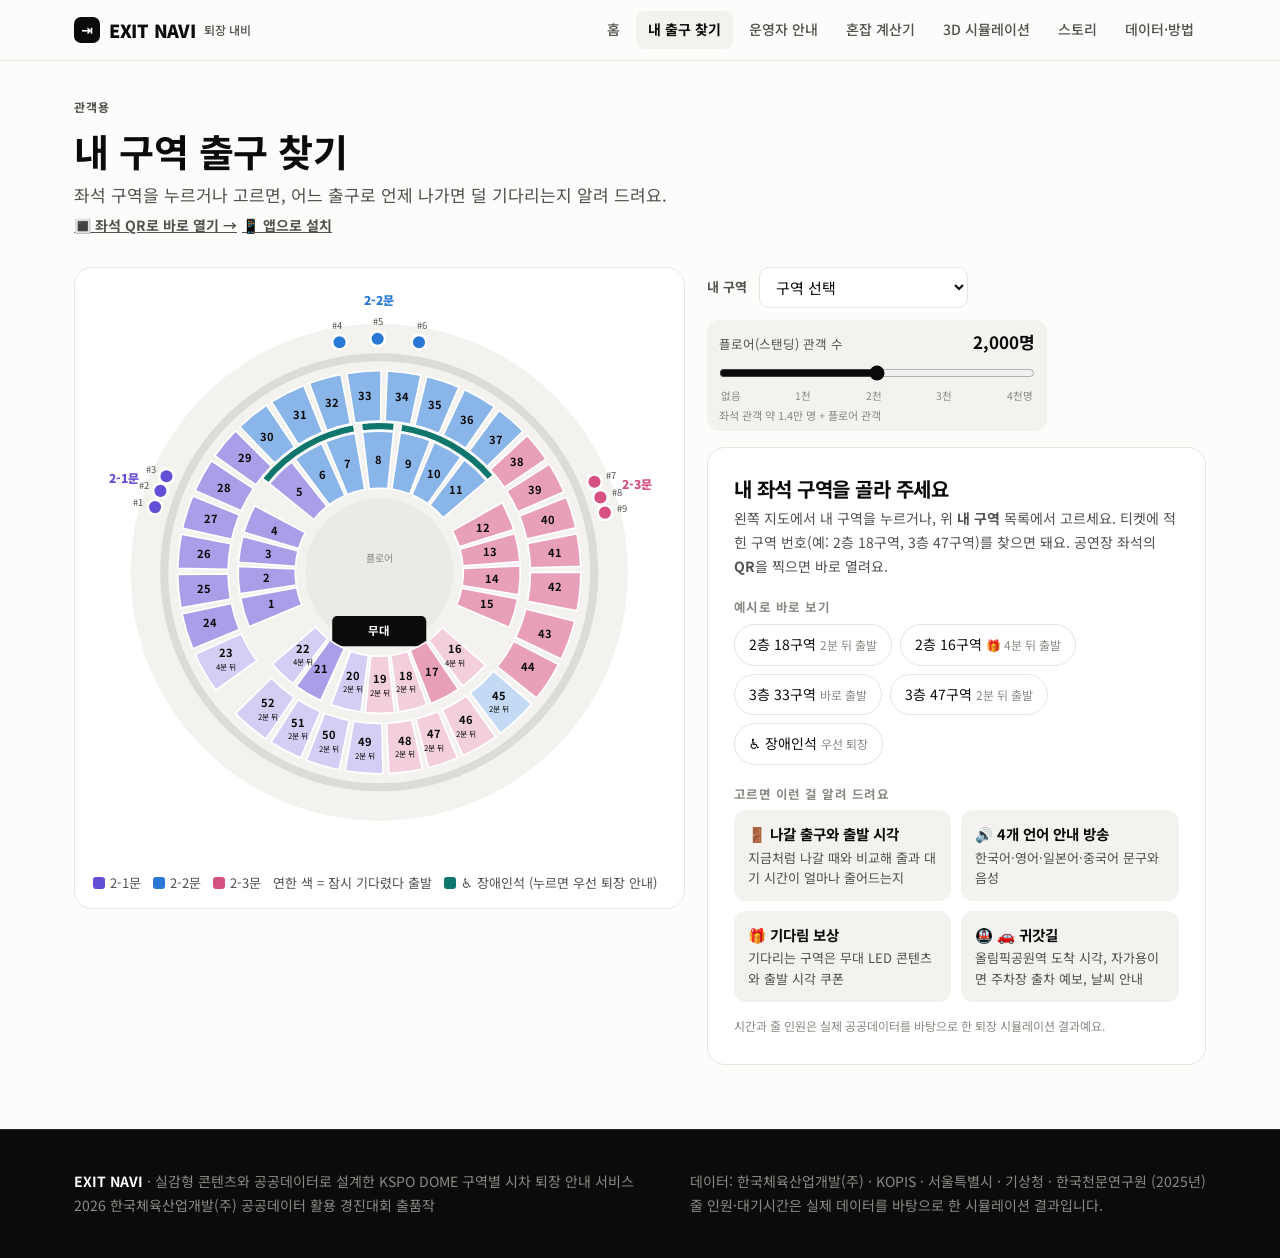
<file: find.html>
<!DOCTYPE html>
<html lang="ko">
<head>
<meta charset="utf-8">
<meta name="viewport" content="width=device-width, initial-scale=1, viewport-fit=cover">
<link rel="manifest" href="manifest.webmanifest">
<meta name="theme-color" content="#0b0b0b">
<link rel="icon" type="image/png" sizes="32x32" href="icons/favicon-32.png">
<link rel="apple-touch-icon" href="icons/apple-touch-icon.png">
<meta name="apple-mobile-web-app-capable" content="yes">
<meta name="mobile-web-app-capable" content="yes">
<meta name="apple-mobile-web-app-title" content="EXIT NAVI">
<meta name="apple-mobile-web-app-status-bar-style" content="black">

<title>내 구역 출구 찾기 · EXIT NAVI</title>
<link rel="stylesheet" href="https://fonts.googleapis.com/css2?family=Noto+Sans+KR:wght@400;500;700;900&display=swap">
<link rel="stylesheet" href="css/site.css?v=2">
<style>
.app{display:grid;grid-template-columns:minmax(0,1.1fr) minmax(320px,.9fr);gap:22px;align-items:start;padding:28px 0 64px}
.mapbox{background:#fff;border:1px solid var(--line);border-radius:18px;padding:12px;position:sticky;top:76px}
.mapbox svg{width:100%;height:auto;display:block;touch-action:manipulation}
.z{cursor:pointer;transition:opacity .15s}.z:hover{opacity:.8}
.lb{text-anchor:middle;font-family:'Noto Sans KR',sans-serif;pointer-events:none}
.lb.zn{font-size:3.3px;font-weight:700;fill:#0b0b0b}.lb.dl{font-size:2.3px;fill:#0b0b0b}.lb.w{fill:#fff}
.lb.dn{font-size:2.8px;fill:#52514e}.lb.gt{font-size:3.6px;font-weight:900}.lb.s{font-size:3px;fill:#8a8983}
.legend{display:flex;flex-wrap:wrap;gap:12px;font-size:13px;color:var(--ink2);padding:8px 6px 2px}
.legend i{display:inline-block;width:12px;height:12px;border-radius:3px;margin-right:5px;vertical-align:-1px}
.ctrl{display:flex;flex-wrap:wrap;gap:12px;align-items:center;margin-bottom:16px}
.ctrl label{font-size:13px;color:var(--ink2);font-weight:700}
select,.seg button{font:inherit;font-size:15px;border:1px solid var(--line);background:#fff;border-radius:10px;padding:8px 12px;color:var(--ink)}
.seg{display:inline-flex;background:var(--soft);border-radius:10px;padding:3px;gap:2px}
.seg button{border:0;background:transparent;font-size:14px;padding:6px 12px;cursor:pointer}
.seg button.on{background:#fff;box-shadow:0 1px 3px rgba(0,0,0,.12);font-weight:700}
.res{background:#fff;border:1px solid var(--line);border-radius:18px;padding:24px}
.res .empty{color:var(--ink2);padding:4px 2px}
.empty h3{margin:0 0 6px;font-size:20px;color:var(--ink)}
.empty .how{font-size:14px;line-height:1.7;margin:0}
.empty .try{margin:18px 0 6px;font-size:12.5px;font-weight:700;color:var(--ink3);letter-spacing:.04em}
.empty .chips{display:flex;flex-wrap:wrap;gap:8px}
.empty .chips button{font:inherit;font-size:14px;border:1px solid var(--line);background:#fff;border-radius:999px;padding:8px 14px;cursor:pointer;color:var(--ink)}
.empty .chips button:hover{border-color:var(--ink)}
.empty .chips button small{color:var(--ink3);margin-left:4px;font-size:12px}
.empty .feat{display:grid;grid-template-columns:1fr 1fr;gap:10px;margin-top:6px}
.empty .feat div{background:var(--soft);border-radius:12px;padding:12px 14px;font-size:13px;line-height:1.6}
.empty .feat b{display:block;font-size:14.5px;color:var(--ink);margin-bottom:2px}
.empty .ft{font-size:12px;color:var(--ink3);margin-top:14px}
@media(max-width:520px){.empty .feat{grid-template-columns:1fr}}
.res .zone{font-size:14px;color:var(--ink2);font-weight:700}
.res .exit{font-size:clamp(34px,4vw,46px);font-weight:900;letter-spacing:-1px;line-height:1.15;margin:4px 0 2px}
.res .when{display:inline-block;margin-top:8px;padding:6px 12px;border-radius:999px;font-weight:700;font-size:15px}
.rows{margin:22px 0 6px;display:grid;gap:10px}
.row{display:grid;grid-template-columns:96px 1fr 64px;gap:10px;align-items:center;font-size:14px}
.row .bar{height:22px;background:var(--soft);border-radius:6px;overflow:hidden;display:flex}
.row .bar span{display:block;height:100%}
.row .bar span+span{border-left:2px solid #fff}
.row b{text-align:right;font-variant-numeric:tabular-nums}
.keys{display:flex;gap:12px;flex-wrap:wrap;font-size:12px;color:var(--ink2);margin-bottom:6px}
.keys i{display:inline-block;width:10px;height:10px;border-radius:2px;margin-right:4px}
.ann{background:#eaf2fd;border:1px solid #b5d0f5;color:#123e73;border-radius:12px;padding:12px 14px;font-size:15px;margin-top:16px}
.cmp{font-size:14px;color:var(--ink2);margin-top:14px;line-height:1.8}
.cmp b{color:var(--ink)}
.qr{margin-top:18px;font-size:13px;color:var(--ink2);border-top:1px solid var(--line);padding-top:14px}
.qr code{background:var(--soft);padding:2px 6px;border-radius:6px}
.annhead{display:flex;align-items:center;gap:8px;flex-wrap:wrap;margin-top:16px}
.lseg{display:inline-flex;background:var(--soft);border-radius:8px;padding:2px;gap:2px}
.lseg button{font:inherit;border:0;background:transparent;font-size:12px;padding:4px 9px;cursor:pointer;border-radius:6px;color:var(--ink)}
.lseg button.on{background:#fff;box-shadow:0 1px 3px rgba(0,0,0,.12);font-weight:700}
.say{font:inherit;font-size:13px;border:1px solid #b5d0f5;background:#fff;color:#123e73;border-radius:8px;padding:4px 10px;cursor:pointer;margin-left:auto}
.ann{margin-top:8px}
.rw{margin-top:18px;border:1px solid #f0d9a8;background:linear-gradient(180deg,#fffaf0,#fff);border-radius:16px;padding:16px 18px}
.rw h4{margin:0;font-size:15px;display:flex;align-items:center;gap:8px;flex-wrap:wrap}
.rw h4 small{font-weight:400;font-size:12px;color:#8a6a1f}
.rw .top{display:flex;align-items:flex-end;justify-content:space-between;gap:12px;margin-top:12px;flex-wrap:wrap}
.rw .cd{font-size:13px;color:#6b5a2e}
.rw .cd b{display:block;font-size:40px;line-height:1.05;font-weight:900;color:#0b0b0b;font-variant-numeric:tabular-nums;letter-spacing:-1px}
.rw .cd b.go{color:#0f8a5f}
.rw .ctl{display:flex;gap:6px;flex-wrap:wrap}
.rw .ctl button{font:inherit;font-size:12.5px;border:1px solid #e3cf9f;background:#fff;border-radius:8px;padding:5px 10px;cursor:pointer;color:#4a3a12}
.rw .ctl button.on{background:#0b0b0b;color:#fff;border-color:#0b0b0b}
.rw .pb{height:8px;background:#f3ead5;border-radius:4px;overflow:hidden;margin:12px 0 4px}
.rw .pb i{display:block;height:100%;width:0;background:linear-gradient(90deg,#eda100,#1baf7a);border-radius:4px;transition:width .25s linear}
.rw .led{list-style:none;margin:12px 0 0;padding:0;display:grid;gap:6px}
.rw .led li{display:grid;grid-template-columns:62px 1fr;gap:10px;align-items:center;font-size:13.5px;padding:7px 10px;border-radius:10px;background:#fff;border:1px solid #f1e6cc;color:#6b5a2e;transition:all .2s}
.rw .led li .tm{font-size:12px;font-variant-numeric:tabular-nums;color:#a38a4f}
.rw .led li.now{border-color:#0b0b0b;color:#0b0b0b;font-weight:700;box-shadow:0 1px 0 #0b0b0b}
.rw .led li.now .tm{color:#0b0b0b}
.rw .led li.done{opacity:.45}
.rw .cp{margin-top:12px;border:1.5px dashed #d9c38f;border-radius:12px;padding:12px 14px;display:grid;grid-template-columns:44px 1fr;gap:12px;align-items:center;transition:all .3s}
.rw .cp .ic{font-size:30px;text-align:center}
.rw .cp .tx{font-size:13px;color:#6b5a2e;line-height:1.6}
.rw .cp .tx b{font-size:15px;color:#0b0b0b}
.rw .cp.open{border-style:solid;border-color:#1baf7a;background:#effaf5}
.rw .cp code{font-size:13px;background:#fff;border:1px solid #bfe6d5;border-radius:6px;padding:1px 6px}
.rw .early{margin-top:10px;font-size:13px;line-height:1.7;color:var(--ink2);background:#f6f5f1;border-radius:10px;padding:10px 12px;display:none}
.rw .early.on{display:block}
.rw .early b{color:var(--ink)}
.rw .ft{font-size:11.5px;color:#a38a4f;margin-top:10px;line-height:1.6}
#res{scroll-margin-top:70px}
.home{margin-top:18px;border:1px solid var(--line);border-radius:14px;padding:16px}
.home h4{margin:0 0 10px;font-size:15px;display:flex;align-items:center;gap:8px;flex-wrap:wrap}
.home h4 input{font:inherit;font-size:13px;border:1px solid var(--line);border-radius:8px;padding:3px 6px;margin-left:auto}
.home h4 label{font-size:12px;font-weight:400;color:var(--ink2);margin-left:auto}
.trip{display:grid;grid-template-columns:repeat(3,1fr);gap:8px;text-align:center}
.trip div{background:var(--soft);border-radius:10px;padding:10px 6px;font-size:12px;color:var(--ink2)}
.trip b{display:block;font-size:19px;color:var(--ink);font-variant-numeric:tabular-nums}
.home p{font-size:13px;color:var(--ink2);margin:10px 0 0;line-height:1.7}
.hseg{display:inline-flex;background:var(--soft);border-radius:8px;padding:2px;gap:2px}
.hseg button{font:inherit;border:0;background:transparent;font-size:12.5px;padding:4px 10px;cursor:pointer;border-radius:6px;color:var(--ink)}
.hseg button.on{background:#fff;box-shadow:0 1px 3px rgba(0,0,0,.12);font-weight:700}
.wxrow{display:flex;align-items:center;gap:8px;flex-wrap:wrap;margin-top:12px;font-size:12.5px;color:var(--ink2)}
.wxtip{margin-top:8px;font-size:13.5px;line-height:1.7;border-radius:10px;padding:10px 12px;background:#f6f5f1;color:var(--ink)}
.wxtip small{display:block;color:var(--ink3);font-size:11.5px;margin-top:2px}
.gbar{display:flex;height:20px;border-radius:5px;overflow:hidden;font-size:11px;font-weight:700;color:#fff;margin:10px 0 4px}
.gbar span{display:flex;align-items:center;padding-left:6px;white-space:nowrap;overflow:hidden}
.gbar span+span{border-left:2px solid #fff}
@media(max-width:900px){.app{grid-template-columns:1fr}.mapbox{position:static}}
</style>
</head>
<body>
<div class="wrap">
  <div style="padding-top:36px">
    <p class="eyebrow">관객용</p>
    <h2 class="t" style="margin-bottom:6px">내 구역 출구 찾기</h2>
    <p class="lead" style="margin-bottom:0">좌석 구역을 누르거나 고르면, 어느 출구로 언제 나가면 덜 기다리는지 알려 드려요. <a href="qr.html" style="font-size:14px;font-weight:700;white-space:nowrap">🔳 좌석 QR로 바로 열기 →</a> <a href="#" data-install style="font-size:14px;font-weight:700;white-space:nowrap">📱 앱으로 설치</a></p>
  </div>
  <div class="app">
    <div class="mapbox">
      <svg id="map" viewBox="-87 -87 174 174" role="img" aria-label="KSPO DOME 구역 지도"></svg>
      <div class="legend">
        <span><i style="background:#6250d6"></i>2-1문</span><span><i style="background:#2a78d6"></i>2-2문</span><span><i style="background:#d55181"></i>2-3문</span>
        <span>연한 색 = 잠시 기다렸다 출발</span><span><i style="background:#0f766e"></i>♿ 장애인석 (누르면 우선 퇴장 안내)</span>
      </div>
    </div>
    <div>
      <div class="ctrl">
        <label for="zsel">내 구역</label>
        <select id="zsel"><option value="">구역 선택</option></select>
        <div id="floor"></div>
      </div>
      <div class="res" id="res"></div>
    </div>
  </div>
</div>
<script src="js/data2.js?v=2"></script>
<script src="js/common.js?v=5"></script>
<script src="js/data_park.js?v=1"></script>
<script>
var state = { z: null, f: 2000, lang: 'ko', end: '21:30', mode: 'subway', wx: 'clear' };
function clock(base, add) { var p = base.split(':'), m = +p[0] * 60 + +p[1] + Math.round(add); m = (m + 1440) % 1440; return String(Math.floor(m / 60)).padStart(2, '0') + ':' + String(m % 60).padStart(2, '0'); }
var sel = document.getElementById('zsel');
ACCESS.segs.forEach(function (g) { var o = document.createElement('option'); o.value = g.id; o.textContent = '♿ ' + g.label; sel.appendChild(o); });
Z.forEach(function (z) { var o = document.createElement('option'); o.value = z.id; o.textContent = (z.ring ? '3층 ' : '2층 ') + z.id + '구역'; sel.appendChild(o); });
sel.onchange = function () { pick(!sel.value ? null : (sel.value.charAt(0) === 'W' ? sel.value : +sel.value)); };
floorControl(document.getElementById('floor'), state.f, function (v) { state.f = v; render(); });
function toResult() { if (window.innerWidth <= 900) { var r = document.getElementById('res'); if (r) r.scrollIntoView({ behavior: 'smooth', block: 'start' }); } }
function pick(z) { state.z = z; sel.value = z || ''; if (z) history.replaceState(null, '', location.search + '#z=' + z); render(); if (z) toResult(); }

function emptyHTML() {
  return '<div class="empty"><h3>내 좌석 구역을 골라 주세요</h3>' +
    '<p class="how">왼쪽 지도에서 내 구역을 누르거나, 위 <b>내 구역</b> 목록에서 고르세요. 티켓에 적힌 구역 번호(예: 2층 18구역, 3층 47구역)를 찾으면 돼요. 공연장 좌석의 <b>QR</b>을 찍으면 바로 열려요.</p>' +
    '<div class="try">예시로 바로 보기</div><div class="chips">' +
      [18, 16, 33, 47].map(function (z) { var d = estimate(keyOf('P4', state.f), z).delay; return '<button data-z="' + z + '">' + (z <= 22 ? '2층 ' : '3층 ') + z + '구역<small>' + (d ? (d >= 4 ? '🎁 ' : '') + d + '분 뒤 출발' : '바로 출발') + '</small></button>'; }).join('') +
      '<button data-z="W2">♿ 장애인석<small>우선 퇴장</small></button></div>' +
    '<div class="try">고르면 이런 걸 알려 드려요</div><div class="feat">' +
      '<div><b>🚪 나갈 출구와 출발 시각</b>지금처럼 나갈 때와 비교해 줄과 대기 시간이 얼마나 줄어드는지</div>' +
      '<div><b>🔊 4개 언어 안내 방송</b>한국어·영어·일본어·중국어 문구와 음성</div>' +
      '<div><b>🎁 기다림 보상</b>기다리는 구역은 무대 LED 콘텐츠와 출발 시각 쿠폰</div>' +
      '<div><b>🚇 🚗 귀갓길</b>올림픽공원역 도착 시각, 자가용이면 주차장 출차 예보, 날씨 안내</div></div>' +
    '<div class="ft">시간과 줄 인원은 실제 공공데이터를 바탕으로 한 퇴장 시뮬레이션 결과예요.</div></div>';
}
function render() {
  var kN = keyOf('P4', state.f), kC = keyOf('P0', state.f);
  drawMap(document.getElementById('map'), { key: kN, selected: state.z, onPick: pick, showDelay: true });
  var box = document.getElementById('res');
  if (!state.z) { clearInterval(RW.timer); RW.timer = null; box.innerHTML = emptyHTML(); box.querySelectorAll('[data-z]').forEach(function (b) { b.onclick = function () { var v = b.dataset.z; pick(v.charAt(0) === 'W' ? v : +v); }; }); return; }
  if (typeof state.z === 'string') { clearInterval(RW.timer); RW.timer = null; renderAccess(box, kN, kC); return; }
  var zz = Z.filter(function (z) { return z.id === state.z; })[0];
  var n = estimate(kN, state.z), c = estimate(kC, state.z), col = GATE[n.gate];
  var max = Math.max(n.total, c.total, 1);
  function bar(e) {
    return '<div class="bar">' +
      (e.delay ? '<span style="width:' + (e.delay / max * 100) + '%;background:#c3c2b7"></span>' : '') +
      '<span style="width:' + (e.walk / max * 100) + '%;background:#8a8983"></span>' +
      '<span style="width:' + (e.wait / max * 100) + '%;background:' + losColor(e.queue) + '"></span></div>';
  }
  var when = n.delay ? '공연 종료 ' + n.delay + '분 뒤 출발' : '공연 종료 직후 바로 출발';
  var changed = n.door !== c.door;
  box.innerHTML =
    '<div class="zone">' + (zz.ring ? '3층' : '2층') + ' ' + zz.id + '구역 · 좌석 ' + zz.seats + '석</div>' +
    '<div class="exit" style="color:' + col + '">' + n.gate + ' <span style="color:var(--ink)">' + doorName(n.door) + '</span></div>' +
    '<div class="when" style="background:' + mix(col, 0.85) + ';color:' + col + '">' + when + '</div>' +
    '<div class="rows">' +
      '<div class="keys"><span><i style="background:#c3c2b7"></i>자리에서 대기</span><span><i style="background:#8a8983"></i>걷기</span><span><i style="background:#1baf7a"></i>출구 줄 (색 = 혼잡도)</span></div>' +
      '<div class="row"><span>지금처럼</span>' + bar(c) + '<b>' + c.total.toFixed(1) + '분</b></div>' +
      '<div class="row"><span><b style="text-align:left">EXIT NAVI</b></span>' + bar(n) + '<b>' + n.total.toFixed(1) + '분</b></div>' +
    '</div>' +
    '<div class="cmp">지금처럼 나가면 <b>' + c.gate + ' ' + doorName(c.door) + '</b> 앞 줄이 약 <b>' + fmt(c.queue) + '명</b>(' + losName(c.queue) + ')이라 줄에서만 약 ' + c.wait.toFixed(1) + '분을 기다려요.<br>' +
      'EXIT NAVI 안내대로 ' + (changed ? '<b>' + n.gate + ' ' + doorName(n.door) + '</b>(으)로 나가면' : '같은 출구로 ' + (n.delay ? n.delay + '분 늦게 ' : '') + '나가면') +
      ' 줄은 약 <b>' + fmt(n.queue) + '명</b>(' + losName(n.queue) + '), 줄 대기 약 ' + n.wait.toFixed(1) + '분이에요.</div>' +
    rewardCard(zz, n, c) +
    '<div class="annhead"><b style="font-size:14px">📢 안내 방송</b><span class="lseg" id="lseg">' + Object.keys(LANGS).map(function (k) { return '<button data-l="' + k + '"' + (k === state.lang ? ' class="on"' : '') + '>' + LANGS[k].name + '</button>'; }).join('') + '</span><button class="say" id="say">🔊 듣기</button></div>' +
    '<div class="ann">' + zoneLine(zz.id, n.gate, n.delay, state.lang, false) + '</div>' +
    homeCard(zz, n, c) +
    '<div class="qr">좌석 QR 코드에 <code>find.html#z=' + zz.id + '</code> 주소를 넣으면 관객이 찍자마자 이 화면을 볼 수 있어요.<br>시간은 구역 관객 중 가운데 사람 기준 예상치이며, 시뮬레이션 결과입니다.</div>';
  box.querySelectorAll('#lseg button').forEach(function (b) { b.onclick = function () { state.lang = b.dataset.l; stopSpeak(); render(); }; });
  box.querySelector('#say').onclick = function () { speak(zoneLine(zz.id, n.gate, n.delay, state.lang, true), state.lang); };
  box.querySelector('#endt').onchange = function (e) { if (e.target.value) { state.end = e.target.value; render(); } };
  box.querySelectorAll('#hmode button').forEach(function (b) { b.onclick = function () { state.mode = b.dataset.m; render(); }; });
  box.querySelectorAll('#wxseg button').forEach(function (b) { b.onclick = function () { state.wx = b.dataset.w; render(); }; });
  bindReward(zz, n);
}
// ---------- 🎁 기다림 보상 카드: 대기 구역 카운트다운 + 무대 LED 콘텐츠 + 출발 시각 쿠폰 ----------
var RW = { z: null, f: null, t: 0, run: false, sp: 1, last: 0, timer: null, early: false };
function rwProgram(d) {   // 기다리는 시간(분)을 셋으로 나눠 무대 LED 프로그램 편성
  var a = Math.round(d * 60 * 0.35), b = Math.round(d * 60 * 0.7), e = d * 60;
  return [
    { s: 0, e: a, ic: '🎤', t: '커튼콜 영상 · 아티스트 마지막 인사' },
    { s: a, e: b, ic: '📸', t: '포토타임 · 객석 조명 ON, 무대가 포토존으로' },
    { s: b, e: e, ic: '🎬', t: '앵콜 비하인드 · 다음 공연 예고' }
  ];
}
function rwMMSS(sec) { sec = Math.max(0, Math.ceil(sec)); return String(Math.floor(sec / 60)).padStart(2, '0') + ':' + String(sec % 60).padStart(2, '0'); }
function rewardCard(zz, n, c) {
  if (!n.delay) return '';
  if (RW.z !== zz.id || RW.f !== state.f) { RW.z = zz.id; RW.f = state.f; RW.t = 0; RW.run = false; RW.early = false; }
  var prog = rwProgram(n.delay), code = 'EXIT-' + zz.id + '-' + clock(state.end, n.delay).replace(':', '');
  return '<div class="rw" id="rw"><h4>🎁 기다림 보상 <small>실감형 콘텐츠 · 안내 시각을 지키면 쿠폰이 열려요</small></h4>' +
    '<div class="top"><div class="cd">출발까지<b id="rwCd">' + rwMMSS(n.delay * 60) + '</b></div>' +
    '<div class="ctl"><button id="rwPlay">▶ 시연: 공연 종료</button><button data-sp="1" class="on">1배속</button><button data-sp="10">10배속</button><button id="rwReset">↺</button></div></div>' +
    '<div class="pb"><i id="rwPb"></i></div>' +
    '<ul class="led" id="rwLed">' + prog.map(function (p, i) { return '<li data-i="' + i + '"><span class="tm">' + rwMMSS(p.s) + '~</span><span>' + p.ic + ' 지금 무대 LED: ' + p.t + '</span></li>'; }).join('') +
      '<li data-i="go"><span class="tm">' + rwMMSS(n.delay * 60) + '</span><span>🟢 출발 — ' + n.gate + ' ' + doorName(n.door) + '(으)로 나가 주세요</span></li></ul>' +
    '<div class="cp" id="rwCp"><div class="ic" id="rwIc">🔒</div><div class="tx" id="rwTx"><b>출발 시각(' + clock(state.end, n.delay) + ')에 쿠폰이 열려요</b><br>공식 굿즈 10% · 올림픽공원 주변 상점 할인 (예시)</div></div>' +
    '<div style="margin-top:10px;text-align:right"><button class="say" id="rwEarly" style="background:#fff">지금 나갈래요</button></div>' +
    '<div class="early" id="rwEarlyBox">혼자 일찍 나가면 차이가 작아 보여도, <b>구역 관객 ' + zz.seats + '명이 다 같이 지금 나가면</b> 지금처럼 출구 앞 줄이 약 <b>' + fmt(c.queue) + '명</b>(' + losName(c.queue) + ')까지 쌓여요. ' +
      '안내대로 ' + n.delay + '분 기다리면 ' + (n.queue < 5 ? '줄이 <b>거의 없어요</b>. ' : '약 <b>' + fmt(n.queue) + '명</b>이에요. ') + '시뮬레이션에서 관객의 <b>60% 이상</b>만 안내를 따라도 위험 등급(E·F)이 0분이 돼요. 그래서 기다리는 분께 쿠폰을 드려요.<div style="margin-top:8px;text-align:right"><button class="say" id="rwStay" style="background:#fff">그래도 기다릴게요 🙂</button></div></div>' +
    '<div class="ft">LED 프로그램과 쿠폰은 운영 예시입니다. 실제로는 주최사·공연장·주변 상권과 제휴해 출발 시각에 맞춰 전광판과 앱 알림으로 함께 운영합니다. 쿠폰 코드 <code style="font-size:11px">' + code + '</code></div></div>';
}
function rwDraw(n) {
  var el = document.getElementById('rw'); if (!el) return;
  var total = n.delay * 60, rem = total - RW.t, done = rem <= 0;
  var cd = document.getElementById('rwCd'); cd.textContent = done ? '지금 출발!' : rwMMSS(rem); cd.className = done ? 'go' : '';
  document.getElementById('rwPb').style.width = Math.min(100, RW.t / total * 100) + '%';
  var prog = rwProgram(n.delay);
  el.querySelectorAll('#rwLed li').forEach(function (li) {
    var i = li.dataset.i, now, past;
    if (i === 'go') { now = done; past = false; } else { var p = prog[+i]; now = !done && RW.t >= p.s && RW.t < p.e && (RW.run || RW.t > 0); past = RW.t >= p.e; }
    li.className = now ? 'now' : (past ? 'done' : '');
  });
  var cp = document.getElementById('rwCp');
  if (done && !RW.early) {
    cp.className = 'cp open'; document.getElementById('rwIc').textContent = '🎟';
    document.getElementById('rwTx').innerHTML = '<b>쿠폰이 열렸어요!</b><br>공식 굿즈 10% · 주변 상점 할인 (예시) · 출구를 나가며 화면을 보여 주세요';
  } else if (!done) {
    cp.className = 'cp'; document.getElementById('rwIc').textContent = '🔒';
    document.getElementById('rwTx').innerHTML = '<b>출발 시각(' + clock(state.end, n.delay) + ')에 쿠폰이 열려요</b><br>공식 굿즈 10% · 올림픽공원 주변 상점 할인 (예시)' + (RW.early ? '<br><span style="color:#a8201f">지금 나가면 쿠폰은 열리지 않아요</span>' : '');
  } else if (done && RW.early) {
    cp.className = 'cp'; document.getElementById('rwIc').textContent = '🔒';
    document.getElementById('rwTx').innerHTML = '<b>일찍 출발해서 쿠폰이 열리지 않았어요</b><br>다음 공연에서 안내 시각에 맞춰 나가면 받을 수 있어요';
  }
  var pl = document.getElementById('rwPlay'); pl.textContent = done ? '✓ 출발 시각' : (RW.run ? '❚❚ 일시정지' : (RW.t > 0 ? '▶ 이어서' : '▶ 시연: 공연 종료'));
}
function bindReward(zz, n) {
  if (!document.getElementById('rw')) { clearInterval(RW.timer); RW.timer = null; return; }
  document.getElementById('rwPlay').onclick = function () { if (RW.t >= n.delay * 60) return; if (RW.early) { RW.early = false; document.getElementById('rwEarlyBox').className = 'early'; } RW.run = !RW.run; RW.last = performance.now(); rwDraw(n); };
  document.getElementById('rwReset').onclick = function () { RW.t = 0; RW.run = false; RW.early = false; document.getElementById('rwEarlyBox').className = 'early'; rwDraw(n); };
  document.querySelectorAll('#rw [data-sp]').forEach(function (b) {
    b.classList.toggle('on', +b.dataset.sp === RW.sp);
    b.onclick = function () { RW.sp = +b.dataset.sp; document.querySelectorAll('#rw [data-sp]').forEach(function (x) { x.classList.toggle('on', x === b); }); };
  });
  document.getElementById('rwEarly').onclick = function () { RW.early = true; RW.run = false; document.getElementById('rwEarlyBox').className = 'early on'; rwDraw(n); };
  document.getElementById('rwStay').onclick = function () { RW.early = false; document.getElementById('rwEarlyBox').className = 'early'; rwDraw(n); };
  if (RW.early) document.getElementById('rwEarlyBox').className = 'early on';
  clearInterval(RW.timer);
  RW.timer = setInterval(function () {
    var now = performance.now(), dt = (now - RW.last) / 1000; RW.last = now;
    if (RW.run) { RW.t = Math.min(RW.t + dt * RW.sp, n.delay * 60); if (RW.t >= n.delay * 60) RW.run = false; }
    rwDraw(n);
  }, 200);
  RW.last = performance.now(); rwDraw(n);
}
function homeCard(zz, n, c) {
  var tn = 4 + n.total, tc = 4 + c.total, kN = keyOf('P4', state.f), kC = keyOf('P0', state.f);
  var head = '<div class="home"><h4><span class="hseg" id="hmode"><button data-m="subway"' + (state.mode === 'subway' ? ' class="on"' : '') + '>🚇 지하철</button><button data-m="car"' + (state.mode === 'car' ? ' class="on"' : '') + '>🚗 자가용</button></span> 귀갓길<label>공연 종료 <input type="time" id="endt" value="' + state.end + '"></label></h4>';
  var wx = WX[state.wx];
  var wxBox = '<div class="wxrow">오늘 날씨 <span class="hseg" id="wxseg">' + Object.keys(WX).map(function (k) { return '<button data-w="' + k + '"' + (k === state.wx ? ' class="on"' : '') + '>' + WX[k].ic + ' ' + WX[k].name + '</button>'; }).join('') + '</span></div>' +
    (wx.aud ? '<div class="wxtip">' + wx.ic + ' ' + wx.aud + '<small>2025년 공연 ' + PARK.wx.total + '회 중 ' + wx.n + '회가 종료 시각에 ' + wx.name + (state.wx === 'rain' ? '가 왔어요' : ' 날씨였어요') + ' (기상청 시간별 관측)</small></div>' : '');
  if (state.mode === 'car') {
    var pk = parkAt(50), p85 = parkAt(85), stand = state.f > 0, cr = stand ? PARK.cars.standing : PARK.cars.seated;
    var gb = PARK.gates.map(function (g, i) { var col = ['#c62f2e', '#e8833a', '#2a78d6', '#b9b8b0'][i]; return '<span style="width:' + g[1] + '%;background:' + col + (i === 3 ? ';color:#0b0b0b' : '') + '">' + (g[1] >= 15 ? g[0] + ' ' + Math.round(g[1] - 0.01) + '%' : g[1] >= 9 ? g[0] : '') + '</span>'; }).join('');
    return head +
      '<div class="trip"><div>건물 밖<b>' + clock(state.end, tn) + '</b>종료 후 약 ' + Math.round(tn) + '분</div>' +
      '<div>주차장 출차 가장 붐빔<b>' + clock(state.end, 75) + '~' + clock(state.end, 90).slice(-5) + '</b>종료 75~90분 뒤</div>' +
      '<div>공연 차 85% 빠짐<b>' + clock(state.end, p85) + '</b>종료 약 ' + p85 + '분 뒤</div></div>' +
      '<p>공연 날엔 저녁 주차가 평소보다 <b>약 ' + fmt(cr[0]) + '~' + fmt(cr[1]) + '대</b> 더 많아요' + (stand ? '(스탠딩 공연 기준)' : '') + '. 공연 차는 종료 시각까지 거의 그대로 있다가 <b>종료 45분~2시간 뒤에 한꺼번에</b> 빠져나가요(절반이 빠지는 때 약 ' + pk + '분 뒤).</p>' +
      '<div style="font-size:12.5px;color:var(--ink2);margin-top:10px">공연 날 늘어난 출차가 나가는 주차장 출구</div><div class="gbar">' + gb + '</div>' +
      '<p style="margin-top:6px">→ 남2문·동2문 출구로 <b>83%</b>가 몰려요. 북2문 쪽에 주차했다면 <b>북2문 출구</b>가 덜 막혀요. 주차장에 일찍 가도 출차 줄에 서게 되니, ' + (n.delay ? '<b>🎁 기다림 보상</b>을 즐기고 안내 시각(' + clock(state.end, n.delay) + ')에 나가는 게 오히려 편해요.' : '건물에서 천천히 나와도 늦지 않아요.') + '<br>' +
      '<span style="color:var(--ink3)">출처: 한국체육산업개발 올림픽공원 2025 입출차정보(차량별 241만 건 중 33,000건 표본, 공연 74일 vs 평소 165일)·차량입출차 연계 데이터(평일 공연 ' + PARK.cars.n + '회). 올림픽공원 전체 주차장 기준이에요.</span></p>' + wxBox + '</div>';
  }
  var aN = stationCurve(kN, 60), aC = stationCurve(kC, 60), sN = Math.round(tn + STATION.walk), sC = Math.round(tc + STATION.walk);
  var crowdN = aN[Math.min(sN, 59)], crowdC = aC[Math.min(sC, 59)];
  return head +
    '<div class="trip"><div>건물 밖<b>' + clock(state.end, tn) + '</b>종료 후 약 ' + Math.round(tn) + '분</div>' +
    '<div>역 도착<b>' + clock(state.end, tn + STATION.walk) + '</b>도보 약 ' + STATION.walk + '분</div>' +
    '<div>그 시각 역 도착 관객<b>' + fmt(crowdN) + '명/분</b>지금처럼이면 ' + fmt(crowdC) + '명/분</div></div>' +
    '<p>올림픽공원역(5·9호선) 기준이에요. 지금처럼 나가면 ' + clock(state.end, tc + STATION.walk) + '쯤 역에 도착해요. EXIT NAVI 안내대로면 <b>' + (tc - tn >= 0.5 ? '약 ' + Math.round(tc - tn) + '분 일찍' : '비슷한 시각에') + '</b> 도착해요. ' + (crowdN > 400 ? '이 시각에는 역이 붐비니 개찰구에서 여유를 두세요.' : '') + '<br>' +
    '<span style="color:var(--ink3)">공연 후 귀가 관객의 47%가 지하철, 자가용은 약 4~16%, 버스는 1% 미만이에요. 지하철 관객의 95%가 올림픽공원역(9호선 70%, 5호선 25%)을 이용해요 (2025 승하차 데이터). 차로 오셨다면 위의 🚗 자가용을 눌러 주차장 출차 예보를 보세요.</span></p>' + wxBox + '</div>';
}
function renderAccess(box, kN, kC) {
  var a = accessEstimate(kN, state.z), sg = a.seg, col = GATE[a.gate], clear = sc(kC).summary.clear90;
  box.innerHTML =
    '<div class="zone">♿ ' + sg.label + ' · 약 ' + sg.seats + '석 (+동반자)</div>' +
    '<div class="exit" style="color:' + col + '">' + a.gate + ' <span style="color:var(--ink)">' + doorName(a.door) + '</span></div>' +
    '<div class="when" style="background:#e6f4f1;color:#0f766e">우선 퇴장 · 공연 종료 직후 바로</div>' +
    '<div class="rows"><div class="row"><span>계단 없는 길</span><div style="font-size:14px;grid-column:span 2">좌석 → 2층 복도(같은 층) → ' + a.gate + ' ' + doorName(a.door) + ' → 건물 밖</div></div></div>' +
    '<div class="cmp" style="margin-top:6px">휠체어(시속 약 2.9km) 기준 이동 약 <b>' + Math.round(a.walk * 60) + '초</b>, 그때 출구 앞 줄 약 <b>' + fmt(a.queue) + '명</b>(대기 약 ' + Math.round(a.wait * 60) + '초)이에요.<br>' +
    '→ 종료 후 <b>약 ' + (a.total < 1.5 ? '1~2' : Math.ceil(a.total)) + '분 안에 건물 밖</b>으로 나갈 수 있어요. 다른 관객이 본격적으로 일어나기(평균 4분) 전에 통과해요.<br>' +
    '<span style="color:var(--ink3)">혼잡을 피해 다 빠질 때까지 기다리면 지금 방식에서는 종료 후 약 ' + Math.round(clear) + '분이 걸려요(관객 90% 퇴장 시각).</span></div>' +
    '<div class="annhead"><b style="font-size:14px">📢 안내 방송</b><span class="lseg" id="lseg">' + Object.keys(LANGS).map(function (k) { return '<button data-l="' + k + '"' + (k === state.lang ? ' class="on"' : '') + '>' + LANGS[k].name + '</button>'; }).join('') + '</span><button class="say" id="say">🔊 듣기</button></div>' +
    '<div class="ann">' + accessLine(a.gate, state.lang) + '</div>' +
    '<div class="qr">장애인석 위치는 올림픽공원 공식 좌석배치도(2층 C블록 뒤편, 좌석표 82석) 기준이에요. 휠체어 이동 속도 0.8m/s를 가정한 시뮬레이션 결과입니다.</div>';
  box.querySelectorAll('#lseg button').forEach(function (b) { b.onclick = function () { state.lang = b.dataset.l; stopSpeak(); render(); }; });
  box.querySelector('#say').onclick = function () { speak(accessLine(a.gate, state.lang).replace(/^\[[^\]]*\]\s*/, ''), state.lang); };
}
var m = location.hash.match(/z=(W[123]|\d+)/); if (m) { if (m[1].charAt(0) === 'W') state.z = m[1]; else if (+m[1] >= 1 && +m[1] <= 52) state.z = +m[1]; }
sel.value = state.z || ''; render(); if (state.z) setTimeout(toResult, 300);
</script>
<script src="js/nav.js"></script>
<script src="js/tour.js?v=4"></script>
<script src="js/pwa.js?v=2"></script>
</body>
</html>
</file>
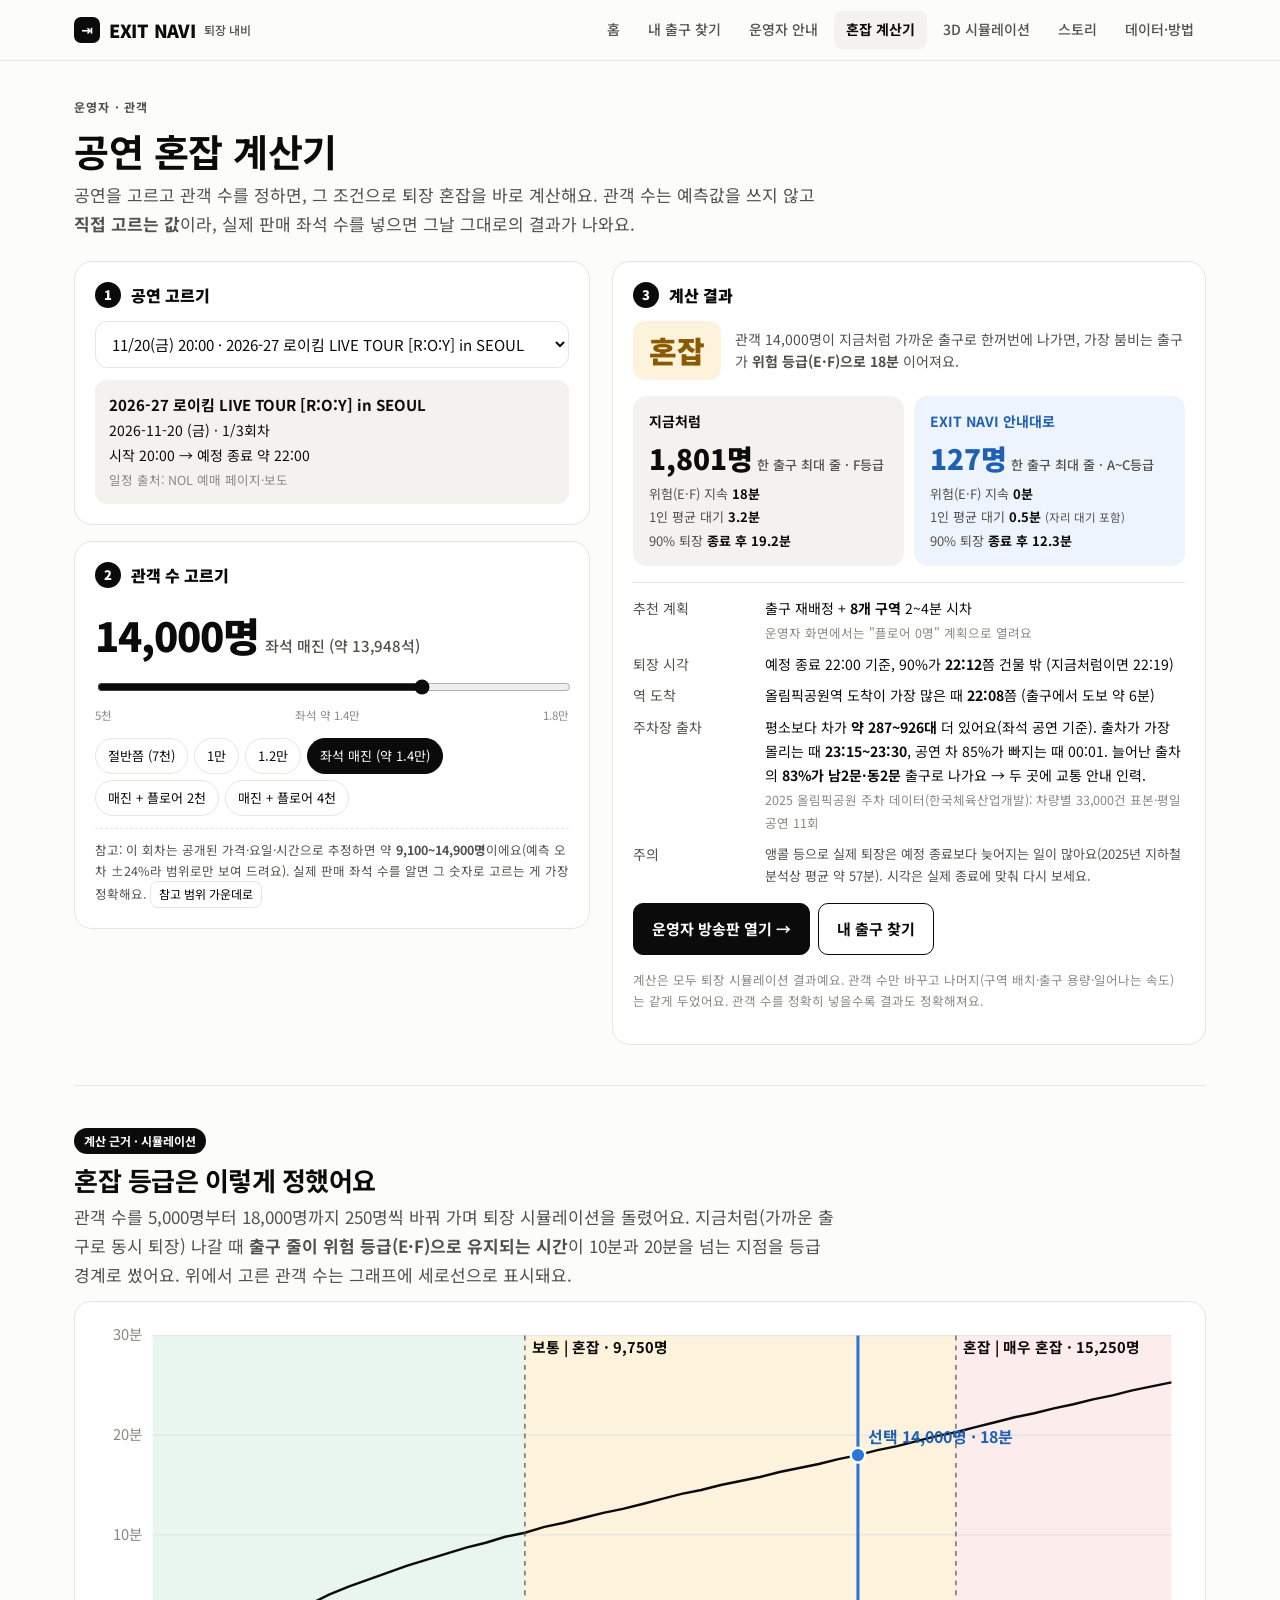
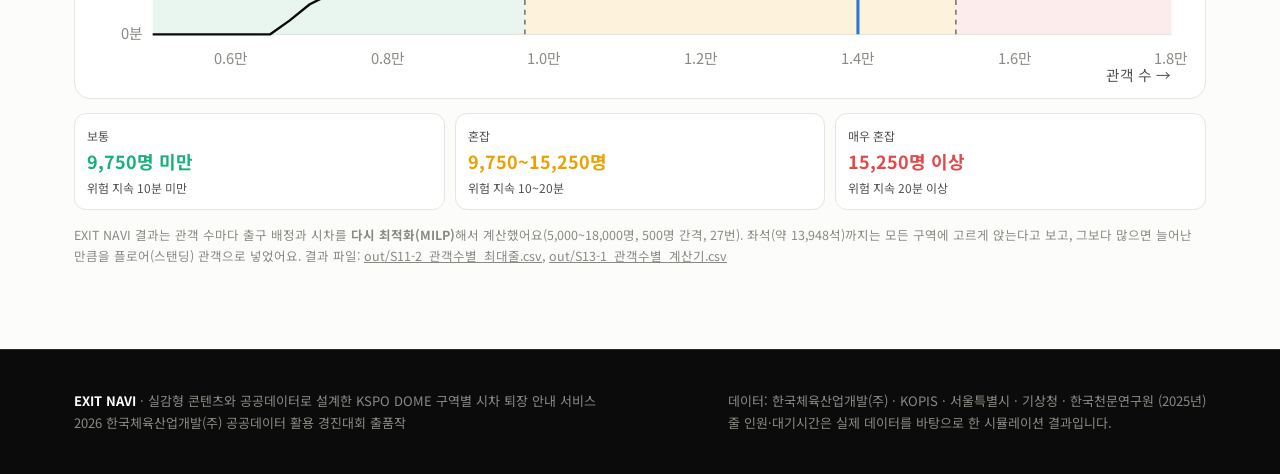
<file: forecast.html>
<!DOCTYPE html>
<html lang="ko">
<head>
<meta charset="utf-8">
<meta name="viewport" content="width=device-width, initial-scale=1, viewport-fit=cover">
<link rel="manifest" href="manifest.webmanifest">
<meta name="theme-color" content="#0b0b0b">
<link rel="icon" type="image/png" sizes="32x32" href="icons/favicon-32.png">
<link rel="apple-touch-icon" href="icons/apple-touch-icon.png">
<meta name="apple-mobile-web-app-capable" content="yes">
<meta name="mobile-web-app-capable" content="yes">
<meta name="apple-mobile-web-app-title" content="EXIT NAVI">
<meta name="apple-mobile-web-app-status-bar-style" content="black">

<title>혼잡 계산기 · EXIT NAVI</title>
<link rel="stylesheet" href="https://fonts.googleapis.com/css2?family=Noto+Sans+KR:wght@400;500;700;900&display=swap">
<link rel="stylesheet" href="css/site.css?v=2">
<style>
.calc{display:grid;grid-template-columns:minmax(0,1fr) minmax(0,1.15fr);gap:22px;align-items:start;padding:8px 0 40px}
.box{background:#fff;border:1px solid var(--line);border-radius:18px;padding:20px}
.step{display:flex;align-items:center;gap:10px;font-weight:900;font-size:16px;margin:0 0 12px}
.step i{font-style:normal;display:inline-grid;place-items:center;width:26px;height:26px;border-radius:50%;background:var(--ink);color:#fff;font-size:13px}
select.big{width:100%;font:inherit;font-size:15px;border:1px solid var(--line);border-radius:12px;padding:11px 12px;background:#fff;color:var(--ink)}
.sess{margin-top:12px;background:var(--soft);border-radius:12px;padding:12px 14px;font-size:14px;line-height:1.75}
.sess b{font-size:15px}
.tagw{display:inline-block;font-size:11.5px;font-weight:700;color:#8a5a00;background:#fdf3dc;border-radius:6px;padding:1px 7px;margin-left:4px}
.aud{font-size:40px;font-weight:900;letter-spacing:-1px;font-variant-numeric:tabular-nums;margin:4px 0 2px}
.aud small{font-size:15px;font-weight:500;color:var(--ink2);margin-left:6px;letter-spacing:0}
input[type=range]{width:100%;accent-color:#0b0b0b;height:28px}
.ticks{display:flex;justify-content:space-between;font-size:11.5px;color:var(--ink3);margin-top:-2px}
.chips{display:flex;flex-wrap:wrap;gap:6px;margin-top:12px}
.chips button{font:inherit;font-size:13px;border:1px solid var(--line);background:#fff;border-radius:999px;padding:6px 12px;cursor:pointer;color:var(--ink)}
.chips button:hover{border-color:var(--ink2)}
.chips button.on{background:var(--ink);color:#fff;border-color:var(--ink)}
.ref{margin-top:12px;font-size:12.5px;color:var(--ink2);line-height:1.7;border-top:1px dashed var(--line);padding-top:10px}
.ref button{font:inherit;font-size:12px;border:1px solid var(--line);background:#fff;border-radius:8px;padding:2px 8px;cursor:pointer;margin-left:4px}
.grade{display:flex;align-items:center;gap:14px;flex-wrap:wrap}
.grade .gb{font-size:30px;font-weight:900;padding:4px 16px;border-radius:12px}
.g0{background:#e8f6ef;color:#0f6b48}.g1{background:#fdf3dc;color:#8a5a00}.g2{background:#fdecec;color:#a8201f}
.grade p{margin:0;font-size:14px;color:var(--ink2);line-height:1.6;flex:1;min-width:220px}
.cmp3{display:grid;grid-template-columns:1fr 1fr;gap:10px;margin-top:16px}
.cmp3>div{border-radius:14px;padding:14px 16px}
.cmp3 .cur{background:var(--soft)}.cmp3 .navx{background:#eef4fd}
.cmp3 h4{margin:0 0 8px;font-size:14px}
.cmp3 .v{font-size:28px;font-weight:900;font-variant-numeric:tabular-nums;line-height:1.15}
.cmp3 .v small{font-size:13px;font-weight:500;color:var(--ink2);margin-left:4px}
.cmp3 ul{list-style:none;margin:8px 0 0;padding:0;font-size:13px;color:var(--ink2);line-height:1.8}
.cmp3 ul b{color:var(--ink)}
.rows2{display:grid;grid-template-columns:120px 1fr;gap:8px 12px;font-size:14px;margin-top:16px;border-top:1px solid var(--line);padding-top:14px}
.rows2 span{color:var(--ink2)}
.btns2{display:flex;gap:8px;flex-wrap:wrap;margin-top:16px}
.why{font-size:12.5px;color:var(--ink3);line-height:1.7;margin-top:14px}
.pat{border-top:1px solid var(--line);padding:40px 0 70px}
.tag2{display:inline-block;font-size:12px;font-weight:700;background:#0b0b0b;color:#fff;border-radius:999px;padding:3px 10px;margin-bottom:10px}
.wgrid{display:grid;grid-template-columns:repeat(3,1fr);gap:10px;margin-top:14px}
.wgrid div{background:#fff;border:1px solid var(--line);border-radius:12px;padding:12px;font-size:12px;color:var(--ink2);line-height:1.6}
.wgrid b{display:block;font-size:18px;margin:2px 0}
@media(max-width:960px){.calc{grid-template-columns:1fr}}
@media(max-width:600px){.cmp3{grid-template-columns:1fr}.wgrid{grid-template-columns:1fr}.aud{font-size:34px}.rows2{grid-template-columns:96px 1fr}}
</style>
</head>
<body>
<div class="wrap">
  <div style="padding-top:36px">
    <p class="eyebrow">운영자 · 관객</p>
    <h2 class="t" style="margin-bottom:6px">공연 혼잡 계산기</h2>
    <p class="lead" style="margin-bottom:14px">공연을 고르고 관객 수를 정하면, 그 조건으로 퇴장 혼잡을 바로 계산해요. 관객 수는 예측값을 쓰지 않고 <b>직접 고르는 값</b>이라, 실제 판매 좌석 수를 넣으면 그날 그대로의 결과가 나와요.</p>
  </div>
  <div class="calc">
    <div style="display:grid;gap:16px">
      <div class="box">
        <div class="step"><i>1</i>공연 고르기</div>
        <select class="big" id="ses"></select>
        <div class="sess" id="sesInfo"></div>
      </div>
      <div class="box">
        <div class="step"><i>2</i>관객 수 고르기</div>
        <div class="aud" id="audV"></div>
        <input type="range" id="aud" min="5000" max="18000" step="250" value="14000" aria-label="관객 수">
        <div class="ticks"><span>5천</span><span>좌석 약 1.4만</span><span>1.8만</span></div>
        <div class="chips" id="chips"></div>
        <div class="ref" id="ref"></div>
      </div>
    </div>
    <div class="box" id="out"></div>
  </div>
  <section class="pat" id="criteria">
    <span class="tag2">계산 근거 · 시뮬레이션</span>
    <h2 class="t" style="font-size:26px;margin-bottom:6px">혼잡 등급은 이렇게 정했어요</h2>
    <p class="lead" style="margin-bottom:12px">관객 수를 5,000명부터 18,000명까지 250명씩 바꿔 가며 퇴장 시뮬레이션을 돌렸어요. 지금처럼(가까운 출구로 동시 퇴장) 나갈 때 <b>출구 줄이 위험 등급(E·F)으로 유지되는 시간</b>이 10분과 20분을 넘는 지점을 등급 경계로 썼어요. 위에서 고른 관객 수는 그래프에 세로선으로 표시돼요.</p>
    <div class="chart" style="position:relative;background:#fff;border:1px solid var(--line);border-radius:16px;padding:14px">
      <svg id="gc" viewBox="0 0 900 300" style="width:100%;height:auto;display:block;overflow:visible"></svg>
    </div>
    <div class="wgrid" id="gsum"></div>
    <p class="why">EXIT NAVI 결과는 관객 수마다 출구 배정과 시차를 <b>다시 최적화(MILP)</b>해서 계산했어요(5,000~18,000명, 500명 간격, 27번). 좌석(약 13,948석)까지는 모든 구역에 고르게 앉는다고 보고, 그보다 많으면 늘어난 만큼을 플로어(스탠딩) 관객으로 넣었어요. 결과 파일: <a href="out/S11-2_관객수별_최대줄.csv" download>out/S11-2_관객수별_최대줄.csv</a>, <a href="out/S13-1_관객수별_계산기.csv" download>out/S13-1_관객수별_계산기.csv</a></p>
  </section>
</div>
<script src="js/data_calc.js?v=1"></script>
<script src="js/data_park.js?v=1"></script>
<script>
(function () {
  var D = window.KSPO_CALC, S = D.sessions, CALC = D.calc, G = D.grade, SEATS = D.seats;
  var GC = ['#1baf7a', '#eda100', '#e34948'], GN = ['보통', '혼잡', '매우 혼잡'];
  var st = { s: 0, a: 14000 };
  function esc(t) { return String(t).replace(/&/g, '&amp;').replace(/</g, '&lt;').replace(/>/g, '&gt;'); }
  function fmt(n) { return Math.round(n).toLocaleString(); }
  function lerp(a, key) {   // 500명 간격 결과를 250명 단위로 이어 붙이기
    var i = 0; while (i < CALC.length - 2 && CALC[i + 1].audience <= a) i++;
    var p = CALC[i], q = CALC[i + 1], t = Math.max(0, Math.min(1, (a - p.audience) / (q.audience - p.audience)));
    return p[key] + (q[key] - p[key]) * t;
  }
  function gradeRow(a) { var best = G.curve[0]; G.curve.forEach(function (c) { if (Math.abs(c.a - a) < Math.abs(best.a - a)) best = c; }); return best; }
  function gi(ef) { return ef >= 20 ? 2 : ef >= 10 ? 1 : 0; }
  function los(q) { return q <= 142 ? 'A~C' : q <= 333 ? 'D' : q <= 500 ? 'E' : 'F'; }
  function clock(hm, add) { var p = hm.split(':'), m = +p[0] * 60 + +p[1] + Math.round(add); m = (m + 1440) % 1440; return String(Math.floor(m / 60)).padStart(2, '0') + ':' + String(m % 60).padStart(2, '0'); }
  function floorPlan(a) { var fl = Math.max(0, a - SEATS); return Math.min(4000, Math.round(fl / 500) * 500); }

  // 1. 공연 목록 (월별 묶음)
  var sel = document.getElementById('ses'), by = {};
  S.forEach(function (r, i) { var k = r.date.slice(0, 7); (by[k] = by[k] || []).push(i); });
  sel.innerHTML = Object.keys(by).sort().map(function (k) {
    var p = k.split('-');
    return '<optgroup label="' + p[0] + '년 ' + (+p[1]) + '월">' + by[k].map(function (i) {
      var r = S[i], d = r.date.split('-'); return '<option value="' + i + '">' + (+d[1]) + '/' + (+d[2]) + '(' + r.dow + ') ' + r.start + ' · ' + esc(r.name) + '</option>';
    }).join('') + '</optgroup>';
  }).join('');
  var qs = location.hash.match(/s=(\d+)/); if (qs && S[+qs[1]]) st.s = +qs[1];
  var qa = location.hash.match(/a=(\d+)/); if (qa) st.a = Math.max(5000, Math.min(18000, Math.round(+qa[1] / 250) * 250));
  sel.value = st.s;
  sel.onchange = function () { st.s = +sel.value; render(); };

  // 2. 관객 수
  var rng = document.getElementById('aud'); rng.value = st.a;
  rng.oninput = function () { st.a = +rng.value; render(); };
  var CH = [[7000, '절반쯤 (7천)'], [10000, '1만'], [12000, '1.2만'], [14000, '좌석 매진 (약 1.4만)'], [16000, '매진 + 플로어 2천'], [18000, '매진 + 플로어 4천']];
  document.getElementById('chips').innerHTML = CH.map(function (c) { return '<button data-a="' + c[0] + '">' + c[1] + '</button>'; }).join('');
  document.querySelectorAll('#chips button').forEach(function (b) { b.onclick = function () { st.a = +b.dataset.a; rng.value = st.a; render(); }; });

  function render() {
    var r = S[st.s], a = st.a, gr = gradeRow(a), g = gi(gr.ef);
    var nq = lerp(a, 'nav_maxq'), nw = lerp(a, 'nav_wait'), cw = lerp(a, 'cur_wait'), cc = lerp(a, 'cur_clear90'), nc = lerp(a, 'nav_clear90'), dz = Math.round(lerp(a, 'delayed_zones'));
    var fl = Math.max(0, a - SEATS), plan = floorPlan(a);
    history.replaceState(null, '', location.pathname + location.search + '#s=' + st.s + '&a=' + a);
    document.getElementById('sesInfo').innerHTML = '<b>' + esc(r.name) + '</b><br>' + r.date + ' (' + r.dow + ') · ' + r.round + '회차' + (r.hol ? ' · 공휴일' : '') + '<br>' +
      '시작 ' + r.start + (r.timeConf ? '' : '<span class="tagw">시작 시각 미공개 · 가정</span>') + ' → 예정 종료 약 ' + r.end + '<br><span style="font-size:12.5px;color:var(--ink3)">일정 출처: ' + esc(r.src) + '</span>';
    document.getElementById('audV').innerHTML = fmt(a) + '명<small>' + (fl > 250 ? '좌석 매진 + 플로어 약 ' + fmt(Math.round(fl / 50) * 50) : fl > 0 ? '좌석 매진 (약 ' + fmt(SEATS) + '석)' : '좌석의 ' + Math.round(a / SEATS * 100) + '%') + '</small>';
    document.querySelectorAll('#chips button').forEach(function (b) { b.classList.toggle('on', +b.dataset.a === a); });
    document.getElementById('ref').innerHTML = '참고: 이 회차는 공개된 가격·요일·시간으로 추정하면 약 <b>' + fmt(r.refLo) + '~' + fmt(r.refHi) + '명</b>이에요(예측 오차 ±24%라 범위로만 보여 드려요). 실제 판매 좌석 수를 알면 그 숫자로 고르는 게 가장 정확해요.' +
      '<button id="toRef">참고 범위 가운데로</button>';
    document.getElementById('toRef').onclick = function () { st.a = Math.round((r.refLo + r.refHi) / 2 / 250) * 250; rng.value = st.a; render(); };
    var endC = r.end;
    document.getElementById('out').innerHTML =
      '<div class="step"><i>3</i>계산 결과</div>' +
      '<div class="grade"><span class="gb g' + g + '">' + GN[g] + '</span><p>관객 ' + fmt(a) + '명이 지금처럼 가까운 출구로 한꺼번에 나가면, 가장 붐비는 출구가 <b>위험 등급(E·F)으로 ' + gr.ef + '분</b> 이어져요.' + (g === 0 && gr.ef > 0 ? ' <b>보통이어도 위험한 시간이 있어요.</b>' : '') + '</p></div>' +
      '<div class="cmp3"><div class="cur"><h4>지금처럼</h4><div class="v">' + fmt(gr.q) + '명<small>한 출구 최대 줄 · ' + los(gr.q) + '등급</small></div>' +
        '<ul><li>위험(E·F) 지속 <b>' + gr.ef + '분</b></li><li>1인 평균 대기 <b>' + cw.toFixed(1) + '분</b></li><li>90% 퇴장 <b>종료 후 ' + cc.toFixed(1) + '분</b></li></ul></div>' +
      '<div class="navx"><h4 style="color:#1f5fb4">EXIT NAVI 안내대로</h4><div class="v" style="color:#1f5fb4">' + fmt(nq) + '명<small>한 출구 최대 줄 · ' + los(nq) + '등급</small></div>' +
        '<ul><li>위험(E·F) 지속 <b>0분</b></li><li>1인 평균 대기 <b>' + nw.toFixed(1) + '분</b> <span style="font-size:11.5px">(자리 대기 포함)</span></li><li>90% 퇴장 <b>종료 후 ' + nc.toFixed(1) + '분</b></li></ul></div></div>' +
      '<div class="rows2">' +
        '<span>추천 계획</span><div>' + (dz > 0 ? '출구 재배정 + <b>' + dz + '개 구역</b> 2~4분 시차' : '출구 재배정만 (시차 없이도 충분)') + '<br><span style="font-size:12.5px;color:var(--ink3)">운영자 화면에서는 "플로어 ' + fmt(plan) + '명" 계획으로 열려요</span></div>' +
        '<span>퇴장 시각</span><div>예정 종료 ' + endC + ' 기준, 90%가 <b>' + clock(endC, nc) + '</b>쯤 건물 밖 (지금처럼이면 ' + clock(endC, cc) + ')</div>' +
        '<span>역 도착</span><div>올림픽공원역 도착이 가장 많은 때 <b>' + clock(endC, 8) + '</b>쯤 (출구에서 도보 약 6분)</div>' +
        '<span>주차장 출차</span><div>' + (function () { var stand = plan > 0, cr = stand ? PARK.cars.standing : PARK.cars.seated; return '평소보다 차가 <b>약 ' + fmt(cr[0]) + '~' + fmt(cr[1]) + '대</b> 더 있어요' + (stand ? '(스탠딩 공연 기준)' : '(좌석 공연 기준)') + '. 출차가 가장 몰리는 때 <b>' + clock(endC, 75) + '~' + clock(endC, 90) + '</b>, 공연 차 85%가 빠지는 때 ' + clock(endC, parkAt(85)) + '. 늘어난 출차의 <b>83%가 남2문·동2문</b> 출구로 나가요 → 두 곳에 교통 안내 인력.<br><span style="font-size:12.5px;color:var(--ink3)">2025 올림픽공원 주차 데이터(한국체육산업개발): 차량별 33,000건 표본·평일 공연 11회</span>'; })() + '</div>' +
        '<span>주의</span><div style="font-size:13px;color:var(--ink2)">앵콜 등으로 실제 퇴장은 예정 종료보다 늦어지는 일이 많아요(2025년 지하철 분석상 평균 약 57분). 시각은 실제 종료에 맞춰 다시 보세요.</div>' +
      '</div>' +
      '<div class="btns2"><a class="btn" href="operator.html?f=' + plan + '">운영자 방송판 열기 →</a><a class="btn ghost" href="find.html">내 출구 찾기</a></div>' +
      '<p class="why">계산은 모두 퇴장 시뮬레이션 결과예요. 관객 수만 바꾸고 나머지(구역 배치·출구 용량·일어나는 속도)는 같게 두었어요. 관객 수를 정확히 넣을수록 결과도 정확해져요.</p>';
    drawCurve(a);
  }

  // 등급 기준 그래프 + 선택한 관객 수 표시
  function drawCurve(sa) {
    var C = G.curve, W = 900, H = 300, ml = 52, mr = 16, mt = 16, mb = 40, x0 = C[0].a, x1 = C[C.length - 1].a, ym = 30;
    var X = function (a) { return ml + (a - x0) / (x1 - x0) * (W - ml - mr); }, Y = function (v) { return mt + (1 - v / ym) * (H - mt - mb); };
    var h = '';
    h += '<rect x="' + X(x0) + '" y="' + mt + '" width="' + (X(G.t1) - X(x0)) + '" height="' + (H - mt - mb) + '" fill="#e8f6ef"/>';
    h += '<rect x="' + X(G.t1) + '" y="' + mt + '" width="' + (X(G.t2) - X(G.t1)) + '" height="' + (H - mt - mb) + '" fill="#fdf3dc"/>';
    h += '<rect x="' + X(G.t2) + '" y="' + mt + '" width="' + (X(x1) - X(G.t2)) + '" height="' + (H - mt - mb) + '" fill="#fdecec"/>';
    [0, 10, 20, 30].forEach(function (v) { h += '<line x1="' + ml + '" x2="' + (W - mr) + '" y1="' + Y(v) + '" y2="' + Y(v) + '" stroke="#e6e5e0"/><text x="' + (ml - 8) + '" y="' + (Y(v) + 4) + '" font-size="12" fill="#8a8983" text-anchor="end">' + v + '분</text>'; });
    for (var a = 6000; a <= 18000; a += 2000) h += '<text x="' + X(a) + '" y="' + (H - 16) + '" font-size="12" fill="#8a8983" text-anchor="middle">' + (a / 10000).toFixed(1) + '만</text>';
    h += '<text x="' + (W - mr) + '" y="' + (H - 2) + '" font-size="12" fill="#52514e" text-anchor="end">관객 수 →</text>';
    h += '<path d="' + C.map(function (c, i) { return (i ? 'L' : 'M') + X(c.a).toFixed(1) + ',' + Y(c.ef).toFixed(1); }).join('') + '" fill="none" stroke="#0b0b0b" stroke-width="2"/>';
    [[G.t1, 10, '보통 | 혼잡'], [G.t2, 20, '혼잡 | 매우 혼잡']].forEach(function (t) {
      h += '<line x1="' + X(t[0]) + '" x2="' + X(t[0]) + '" y1="' + mt + '" y2="' + (H - mb) + '" stroke="#52514e" stroke-dasharray="4 4"/>' +
        '<text x="' + (X(t[0]) + 6) + '" y="' + (mt + 14) + '" font-size="12" font-weight="700" fill="#0b0b0b">' + t[2] + ' · ' + t[0].toLocaleString() + '명</text>';
    });
    var gr = gradeRow(sa);
    h += '<line x1="' + X(sa) + '" x2="' + X(sa) + '" y1="' + mt + '" y2="' + (H - mb) + '" stroke="#2a78d6" stroke-width="2.5"/>' +
      '<circle cx="' + X(sa) + '" cy="' + Y(gr.ef) + '" r="6" fill="#2a78d6" stroke="#fff" stroke-width="2"/>' +
      '<text x="' + (X(sa) + (sa > 15500 ? -8 : 8)) + '" y="' + (Y(gr.ef) - 10) + '" font-size="13" font-weight="700" fill="#1f5fb4" text-anchor="' + (sa > 15500 ? 'end' : 'start') + '">선택 ' + sa.toLocaleString() + '명 · ' + gr.ef + '분</text>';
    document.getElementById('gc').innerHTML = h;
  }
  document.getElementById('gsum').innerHTML =
    '<div>보통<b style="color:#1baf7a">' + G.t1.toLocaleString() + '명 미만</b>위험 지속 10분 미만</div>' +
    '<div>혼잡<b style="color:#eda100">' + G.t1.toLocaleString() + '~' + G.t2.toLocaleString() + '명</b>위험 지속 10~20분</div>' +
    '<div>매우 혼잡<b style="color:#e34948">' + G.t2.toLocaleString() + '명 이상</b>위험 지속 20분 이상</div>';
  render();
})();
</script>
<script src="js/nav.js"></script>
<script src="js/tour.js?v=4"></script>
<script src="js/pwa.js?v=2"></script>
</body>
</html>
</file>
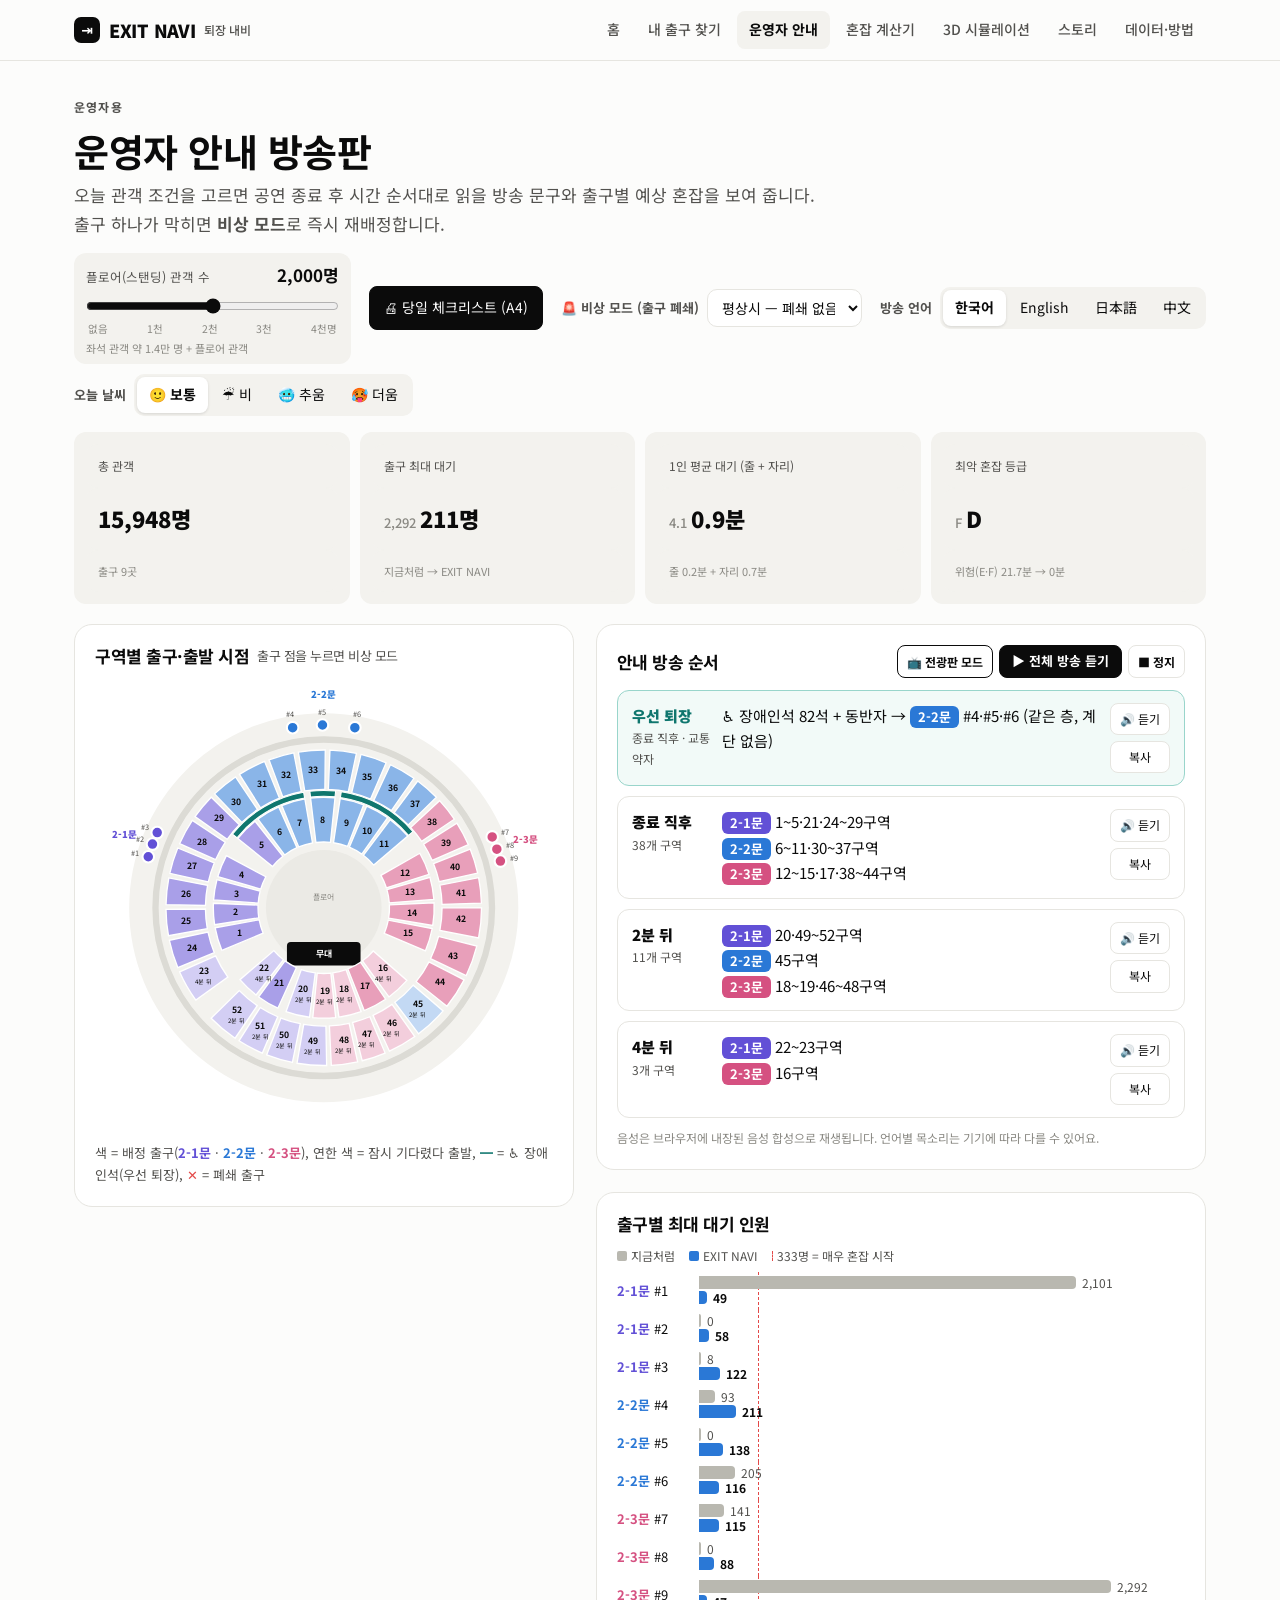
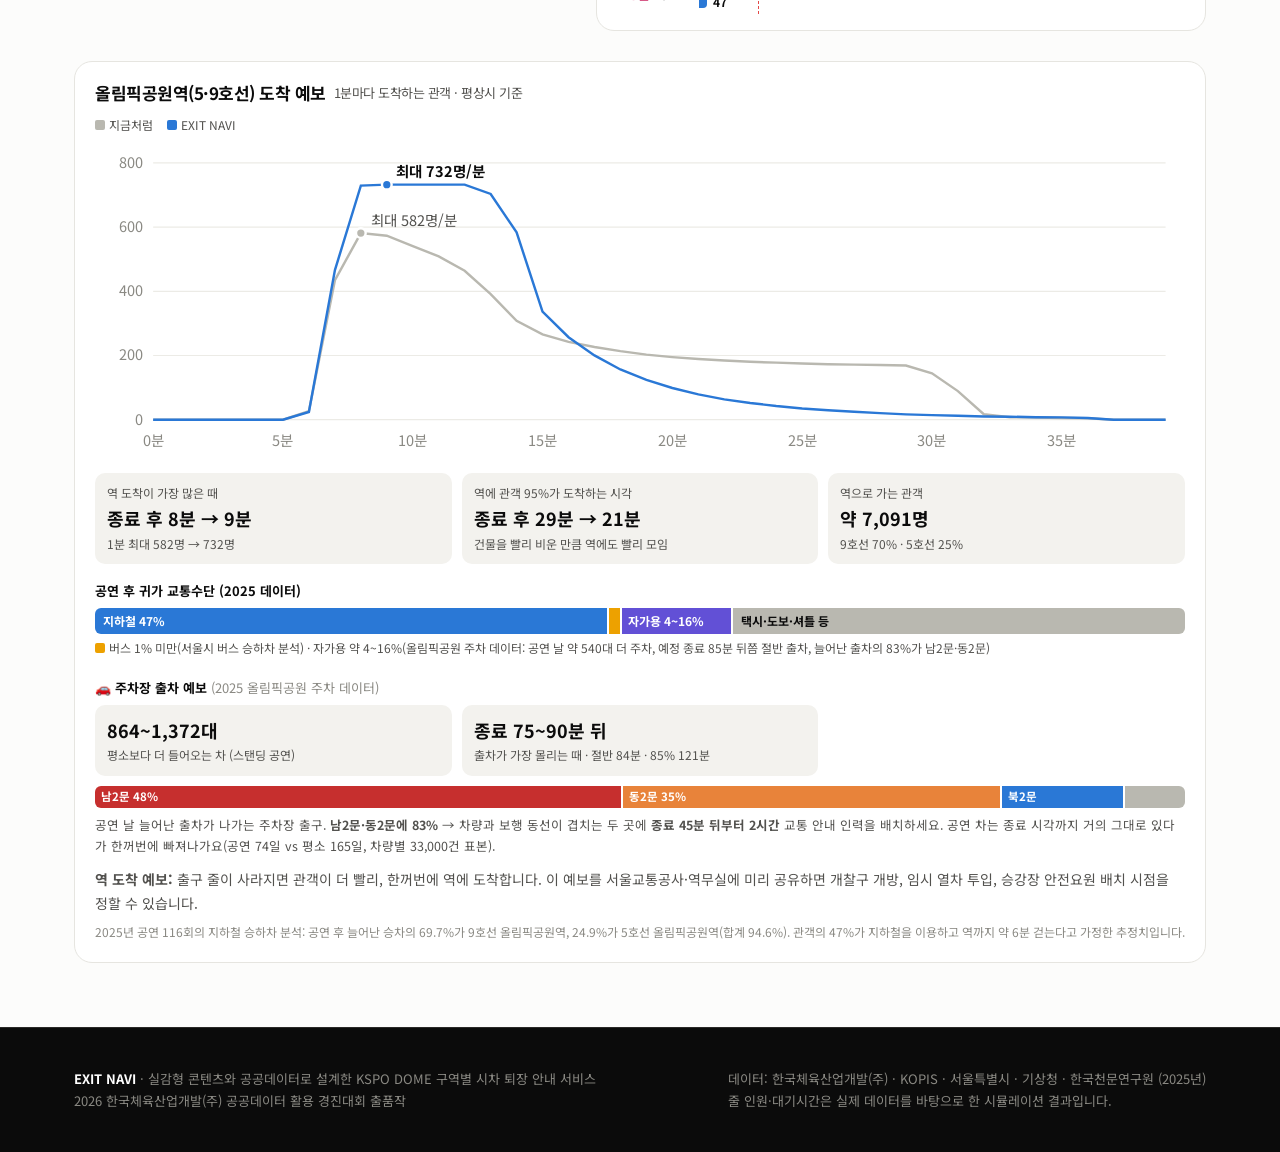
<file: operator.html>
<!DOCTYPE html>
<html lang="ko">
<head>
<meta charset="utf-8">
<meta name="viewport" content="width=device-width, initial-scale=1, viewport-fit=cover">
<link rel="manifest" href="manifest.webmanifest">
<meta name="theme-color" content="#0b0b0b">
<link rel="icon" type="image/png" sizes="32x32" href="icons/favicon-32.png">
<link rel="apple-touch-icon" href="icons/apple-touch-icon.png">
<meta name="apple-mobile-web-app-capable" content="yes">
<meta name="mobile-web-app-capable" content="yes">
<meta name="apple-mobile-web-app-title" content="EXIT NAVI">
<meta name="apple-mobile-web-app-status-bar-style" content="black">

<title>운영자 안내 방송판 · EXIT NAVI</title>
<link rel="stylesheet" href="https://fonts.googleapis.com/css2?family=Noto+Sans+KR:wght@400;500;700;900&display=swap">
<link rel="stylesheet" href="css/site.css?v=2">
<style>
.app{display:grid;grid-template-columns:minmax(0,.9fr) minmax(0,1.1fr);gap:22px;align-items:start;padding:20px 0 30px}
.panel{background:#fff;border:1px solid var(--line);border-radius:18px;padding:20px}
.panel h3{margin:0 0 12px;font-size:17px;display:flex;align-items:center;gap:8px;flex-wrap:wrap}
.panel h3 small{font-weight:400;font-size:13px;color:var(--ink2)}
.mapbox svg{width:100%;height:auto;display:block}
.lb{text-anchor:middle;font-family:'Noto Sans KR',sans-serif;pointer-events:none}
.lb.zn{font-size:3.3px;font-weight:700;fill:#0b0b0b}.lb.dl{font-size:2.3px;fill:#0b0b0b}.lb.w{fill:#fff}
.lb.dn{font-size:2.8px;fill:#52514e}.lb.gt{font-size:3.6px;font-weight:900}.lb.s{font-size:3px;fill:#8a8983}
.ctrl{display:flex;flex-wrap:wrap;gap:10px 18px;align-items:center;margin:0 0 4px}
.ctrl label{font-size:13px;color:var(--ink2);font-weight:700}
.ctrl .g{display:flex;gap:8px;align-items:center}
.seg{display:inline-flex;background:var(--soft);border-radius:10px;padding:3px;gap:2px;flex-wrap:wrap}
.seg button{font:inherit;border:0;background:transparent;font-size:14px;padding:6px 12px;cursor:pointer;border-radius:8px;color:var(--ink)}
.seg button.on{background:#fff;box-shadow:0 1px 3px rgba(0,0,0,.12);font-weight:700}
select{font:inherit;font-size:14px;border:1px solid var(--line);background:#fff;border-radius:10px;padding:7px 10px;color:var(--ink)}
select.emg{border-color:#e34948;color:#8f1d1c;font-weight:700;background:#fdecec}
.summary{display:grid;grid-template-columns:repeat(4,1fr);gap:10px;margin:16px 0 0}
.summary div{background:var(--soft);border-radius:12px;padding:12px}
.summary .l{font-size:12px;color:var(--ink2)}
.summary .v{font-size:22px;font-weight:900;font-variant-numeric:tabular-nums}
.summary .v s{font-size:13px;color:var(--ink3);text-decoration:none;font-weight:500;margin-right:4px}
.summary .d{font-size:11px;color:var(--ink3)}
.banner{display:none;margin-top:14px;background:#fdecec;border:1px solid #f3b4b3;color:#8f1d1c;border-radius:12px;padding:12px 14px;font-size:14px;line-height:1.7}
.banner.on{display:block}
.banner b{font-size:15px}
.tl{list-style:none;margin:0;padding:0;display:grid;gap:10px}
.tl li{display:grid;grid-template-columns:78px 1fr auto;gap:12px;align-items:start;border:1px solid var(--line);border-radius:12px;padding:12px 14px}
.tl li.emg{border-color:#f3b4b3;background:#fff7f7}
.tl .t{font-weight:900;font-size:15px}
.tl .t small{display:block;font-weight:400;font-size:12px;color:var(--ink2)}
.tl .tx{font-size:15px;line-height:1.7}
.tl .tx .say{display:block;margin-top:6px;font-size:13px;color:var(--ink2)}
.tl .gt{display:inline-block;font-weight:700;padding:0 8px;border-radius:6px;color:#fff;font-size:13px;margin-right:4px}
.tl .bt{display:flex;flex-direction:column;gap:6px}
.tl button,.btn-s{font:inherit;font-size:12px;border:1px solid var(--line);background:#fff;border-radius:8px;padding:5px 9px;cursor:pointer;white-space:nowrap;color:var(--ink)}
.btn-s.dark{background:var(--ink);color:#fff;border-color:var(--ink);font-size:13px;padding:7px 12px}
.bars{display:grid;gap:8px;font-size:13px}
.brow{display:grid;grid-template-columns:72px 1fr;gap:10px;align-items:center}
.brow .tr{position:relative;height:30px}
.brow .b{position:absolute;left:0;height:13px;border-radius:0 4px 4px 0}
.brow .b.c{top:0;background:#b9b8b0}
.brow .b.n{top:15px;background:#2a78d6}
.brow .b span{position:absolute;left:calc(100% + 6px);white-space:nowrap;font-variant-numeric:tabular-nums;color:var(--ink2);font-size:12px;line-height:13px}
.brow .b.n span{color:var(--ink);font-weight:700}
.brow.closed{opacity:.45}
.keys{display:flex;gap:14px;font-size:12px;color:var(--ink2);margin-bottom:10px;flex-wrap:wrap}
.keys i{display:inline-block;width:10px;height:10px;border-radius:2px;margin-right:4px}
.limit{position:absolute;top:-4px;bottom:-4px;border-left:1.5px dashed #e34948}
.chart{position:relative}
.chart svg{width:100%;height:auto;display:block;overflow:visible}
.tip{position:absolute;pointer-events:none;background:#0b0b0b;color:#fff;border-radius:8px;padding:6px 9px;font-size:12px;line-height:1.5;white-space:nowrap;display:none;transform:translate(-50%,-110%)}
.stat2{display:grid;grid-template-columns:repeat(3,1fr);gap:10px;margin-top:12px}
.stat2 div{background:var(--soft);border-radius:10px;padding:10px 12px;font-size:12px;color:var(--ink2)}
.stat2 b{display:block;font-size:18px;color:var(--ink);font-variant-numeric:tabular-nums}
#board{position:fixed;inset:0;z-index:999;background:#0b0d12;color:#fff;display:none;flex-direction:column;padding:22px 30px;overflow:auto;font-family:'Noto Sans KR',sans-serif}
#board.on{display:flex}
#board .bh{display:flex;align-items:center;gap:16px;flex-wrap:wrap;border-bottom:1px solid #262a33;padding-bottom:14px}
#board .bh .ttl{font-size:22px;font-weight:900;flex:1;letter-spacing:-.5px}
#board .bh .ttl small{display:block;font-size:13px;font-weight:500;color:#9aa0ab}
#board .clock{font-size:46px;font-weight:900;font-variant-numeric:tabular-nums;letter-spacing:-1px}
#board .clock small{font-size:14px;font-weight:500;color:#9aa0ab;margin-right:8px}
#board .bc{display:flex;gap:6px;flex-wrap:wrap}
#board .bc button{font:inherit;font-size:14px;background:#1b1f27;color:#fff;border:1px solid #333845;border-radius:10px;padding:8px 13px;cursor:pointer}
#board .bc button.on{background:#fff;color:#0b0d12;font-weight:700}
#board .bemg{display:none;background:#5a1414;border:1px solid #e34948;border-radius:12px;padding:12px 16px;font-size:20px;font-weight:700;margin-top:14px}
#board .rows{display:grid;gap:12px;margin-top:16px}
#board .br{display:grid;grid-template-columns:230px 1fr;gap:20px;align-items:center;background:#141821;border:1px solid #232835;border-radius:16px;padding:14px 20px;transition:background .3s,border-color .3s}
#board .br.go{border-color:#1baf7a;background:#0f2a20}
#board .br.soon{border-color:#eda100;background:#2b2210}
#board .sig{display:flex;align-items:center;gap:14px}
#board .lamp{width:46px;height:46px;border-radius:50%;flex:none;box-shadow:inset 0 0 0 3px rgba(255,255,255,.08)}
#board .lamp.r{background:#e34948;box-shadow:0 0 18px rgba(227,73,72,.55)}
#board .lamp.y{background:#eda100;box-shadow:0 0 18px rgba(237,161,0,.6);animation:blink 1s infinite}
#board .lamp.g{background:#1baf7a;box-shadow:0 0 22px rgba(27,175,122,.7)}
@keyframes blink{50%{opacity:.35}}
#board .st{font-size:15px;color:#c7ccd6;line-height:1.3}
#board .st b{display:block;font-size:26px;color:#fff;font-variant-numeric:tabular-nums}
#board .zz{font-size:26px;font-weight:700;line-height:1.5}
#board .zz .gt{display:inline-block;font-size:18px;font-weight:900;padding:1px 10px;border-radius:8px;margin-right:8px;color:#fff;vertical-align:3px}
#board .zz .sub{display:block;font-size:15px;font-weight:400;color:#9aa0ab}
#board .zz .ledn{display:inline-block;margin-top:6px;font-size:14px;font-weight:500;color:#f3d48a;background:#2a2412;border:1px solid #4d4020;border-radius:8px;padding:3px 10px}
#board .bf{margin-top:auto;padding-top:14px;font-size:13px;color:#7d8390}
@media(max-width:760px){#board .br{grid-template-columns:1fr}#board .clock{font-size:34px}}
@media(max-width:600px){#board{padding:14px 12px}#board .bh .ttl{font-size:17px}#board .clock{font-size:30px}#board .bc button{font-size:12.5px;padding:6px 9px}#board .br{padding:10px 12px;gap:8px}#board .lamp{width:32px;height:32px}#board .st b{font-size:20px}#board .zz{font-size:18px}#board .zz .gt{font-size:13px;padding:0 7px}#board .zz .sub{font-size:12px}#board .zz .ledn{font-size:12px}#board .bemg{font-size:15px}}

/* ---- 당일 체크리스트 (A4 인쇄) ---- */
#sheetWrap{position:fixed;inset:0;z-index:998;background:rgba(20,20,20,.55);display:none;overflow:auto;padding:24px 12px}
#sheetWrap.on{display:block}
#sheetBar{max-width:794px;margin:0 auto 10px;display:flex;gap:8px;justify-content:flex-end;align-items:center;color:#fff;font-size:13px}
#sheetBar span{margin-right:auto}
#sheetBar button{font:inherit;font-size:14px;font-weight:700;border:0;border-radius:10px;padding:9px 16px;cursor:pointer}
#sheet{width:794px;max-width:100%;min-height:1123px;margin:0 auto;background:#fff;color:#111;padding:30px 34px;box-shadow:0 10px 40px rgba(0,0,0,.35);font-size:10.6px;line-height:1.5;font-family:'Noto Sans KR',sans-serif}
#sheet h1{font-size:18px;margin:0;letter-spacing:-.3px}
#sheet .sh{display:flex;justify-content:space-between;align-items:flex-end;border-bottom:2.5px solid #111;padding-bottom:6px;margin-bottom:8px}
#sheet .sh .meta{text-align:right;font-size:10px;color:#444;line-height:1.6}
#sheet .fill{display:grid;grid-template-columns:repeat(4,1fr);gap:6px;margin-bottom:8px}
#sheet .fill div{border:1px solid #bbb;border-radius:4px;padding:3px 6px;font-size:9.5px;color:#555;height:30px}
#sheet .skpi{display:grid;grid-template-columns:repeat(4,1fr);gap:6px;margin-bottom:8px}
#sheet .skpi div{background:#f3f2ee;border-radius:4px;padding:4px 7px;font-size:9.5px;color:#444}
#sheet .skpi b{display:block;font-size:13px;color:#111}
#sheet h2{font-size:11.5px;margin:9px 0 4px;padding:2px 7px;background:#111;color:#fff;border-radius:3px;display:flex;justify-content:space-between}
#sheet h2 small{font-weight:400;opacity:.8}
#sheet table{width:100%;border-collapse:collapse;font-size:9.6px}
#sheet th{background:#ececec;border:1px solid #bbb;padding:2px 4px;text-align:left;font-weight:700}
#sheet td{border:1px solid #ccc;padding:2px 4px;vertical-align:top}
#sheet td.c{width:16px;text-align:center;font-size:11px}
#sheet .gt{display:inline-block;color:#fff;font-weight:700;border-radius:3px;padding:0 4px;font-size:9px;margin-right:2px}
#sheet .two{display:grid;grid-template-columns:1.05fr 1fr;gap:10px}
#sheet ul.ck{list-style:none;margin:0;padding:0;columns:2;column-gap:12px}
#sheet ul.ck li{break-inside:avoid;padding:1px 0}
#sheet ul.ck li::before{content:"☐ ";font-size:11px}
#sheet .hot{background:#fdecec}
#sheet .note{font-size:9px;color:#555;margin-top:3px;background:none;padding:0;border:0;border-radius:0}
#sheet .acc{border:1.5px solid #0f766e;border-radius:5px;padding:5px 8px;background:#f2faf8}
#sheet .emgbox{border:1.5px solid #c62f2e;border-radius:5px;padding:5px 8px;background:#fff5f5;margin-bottom:6px;font-weight:700;color:#8f1d1c}
#sheet .foot{margin-top:8px;border-top:1px solid #ccc;padding-top:4px;font-size:9px;color:#666;display:flex;justify-content:space-between}
@media print{
  @page{size:A4;margin:8mm}
  body.printing > *:not(#sheetWrap){display:none!important}
  body.printing #sheetWrap{position:static;background:none;padding:0;display:block;overflow:visible}
  body.printing #sheetBar{display:none}
  body.printing #sheet{box-shadow:none;width:auto;min-height:0;padding:0}
  #sheet h2,#sheet .skpi div,#sheet th,#sheet .hot,#sheet .acc,#sheet .emgbox,#sheet .gt{-webkit-print-color-adjust:exact;print-color-adjust:exact}
}
@media screen and (max-width:820px){#sheet{padding:18px;font-size:10px}#sheet .two{grid-template-columns:1fr}#sheet .fill,#sheet .skpi{grid-template-columns:1fr 1fr}}
@media(max-width:960px){.app{grid-template-columns:1fr}.summary{grid-template-columns:repeat(2,1fr)}.stat2{grid-template-columns:1fr}}
</style>
</head>
<body>
<div class="wrap">
  <div style="padding-top:36px">
    <p class="eyebrow">운영자용</p>
    <h2 class="t" style="margin-bottom:6px">운영자 안내 방송판</h2>
    <p class="lead" style="margin-bottom:14px">오늘 관객 조건을 고르면 공연 종료 후 시간 순서대로 읽을 방송 문구와 출구별 예상 혼잡을 보여 줍니다. 출구 하나가 막히면 <b>비상 모드</b>로 즉시 재배정합니다.</p>
    <div class="ctrl">
      <div class="g" id="floor"></div>
      <div class="g"><button class="btn-s dark" id="sheetBtn" style="font-size:14px;padding:9px 14px">🖨 당일 체크리스트 (A4)</button></div>
      <div class="g"><label for="closed">🚨 비상 모드 (출구 폐쇄)</label><select id="closed"><option value="">평상시 — 폐쇄 없음</option></select></div>
      <div class="g"><label>방송 언어</label><div class="seg" id="lang"></div></div>
      <div class="g"><label>오늘 날씨</label><div class="seg" id="wx"></div></div>
    </div>
    <div class="banner" id="banner"></div>
    <div class="summary" id="sum"></div>
  </div>
  <div class="app">
    <div class="panel mapbox">
      <h3>구역별 출구·출발 시점 <small>출구 점을 누르면 비상 모드</small></h3>
      <svg id="map" viewBox="-87 -87 174 174" role="img" aria-label="구역별 배정 출구 지도"></svg>
      <div style="font-size:13px;color:var(--ink2);margin-top:6px">색 = 배정 출구(<b style="color:#6250d6">2-1문</b> · <b style="color:#2a78d6">2-2문</b> · <b style="color:#d55181">2-3문</b>), 연한 색 = 잠시 기다렸다 출발, <b style="color:#0f766e">━</b> = ♿ 장애인석(우선 퇴장), <b style="color:#e34948">✕</b> = 폐쇄 출구</div>
    </div>
    <div style="display:grid;gap:22px">
      <div class="panel">
        <h3>안내 방송 순서 <span style="margin-left:auto;display:flex;gap:6px"><button class="btn-s" id="boardBtn" style="border-color:#0b0b0b;font-weight:700">📺 전광판 모드</button><button class="btn-s dark" id="playAll">▶ 전체 방송 듣기</button><button class="btn-s" id="stop">■ 정지</button></span></h3>
        <ul class="tl" id="tl"></ul>
        <p id="ttsNote" style="font-size:12px;color:var(--ink3);margin:10px 0 0">음성은 브라우저에 내장된 음성 합성으로 재생됩니다. 언어별 목소리는 기기에 따라 다를 수 있어요.</p>
      </div>
      <div class="panel">
        <h3>출구별 최대 대기 인원</h3>
        <div class="keys" id="barkeys"></div>
        <div class="bars" id="bars"></div>
      </div>
    </div>
  </div>
  <div class="panel" style="margin-bottom:64px">
    <h3>올림픽공원역(5·9호선) 도착 예보 <small>1분마다 도착하는 관객 · 평상시 기준</small></h3>
    <div class="keys"><span><i style="background:#b9b8b0"></i>지금처럼</span><span><i style="background:#2a78d6"></i>EXIT NAVI</span></div>
    <div class="chart" id="stc"><svg id="st" viewBox="0 0 900 260"></svg><div class="tip" id="tip"></div></div>
    <div class="stat2" id="st2"></div>
    <div style="margin-top:16px"><div style="font-size:13px;font-weight:700;margin-bottom:6px">공연 후 귀가 교통수단 (2025 데이터)</div>
      <div style="display:flex;height:26px;border-radius:6px;overflow:hidden;font-size:12px;font-weight:700;color:#fff">
        <div style="width:47%;background:#2a78d6;display:flex;align-items:center;padding-left:8px">지하철 47%</div>
        <div style="width:1%;background:#eda100;margin-left:2px"></div>
        <div style="width:10%;background:#6250d6;margin-left:2px;display:flex;align-items:center;padding-left:6px">자가용 4~16%</div>
        <div style="flex:1;background:#b9b8b0;margin-left:2px;display:flex;align-items:center;padding-left:8px;color:#0b0b0b">택시·도보·셔틀 등</div></div>
      <div style="font-size:12px;color:var(--ink2);margin-top:4px"><span style="display:inline-block;width:10px;height:10px;background:#eda100;border-radius:2px;margin-right:4px"></span>버스 1% 미만(서울시 버스 승하차 분석) · 자가용 약 4~16%(올림픽공원 주차 데이터: 공연 날 약 540대 더 주차, 예정 종료 85분 뒤쯤 절반 출차, 늘어난 출차의 83%가 남2문·동2문)</div></div>
    <div id="park" style="margin-top:18px"></div>
    <p style="font-size:14px;color:var(--ink2);margin:12px 0 0"><b>역 도착 예보:</b> 출구 줄이 사라지면 관객이 더 빨리, 한꺼번에 역에 도착합니다. 이 예보를 서울교통공사·역무실에 미리 공유하면 개찰구 개방, 임시 열차 투입, 승강장 안전요원 배치 시점을 정할 수 있습니다.</p>
    <p style="font-size:12px;color:var(--ink3);margin:6px 0 0">2025년 공연 116회의 지하철 승하차 분석: 공연 후 늘어난 승차의 69.7%가 9호선 올림픽공원역, 24.9%가 5호선 올림픽공원역(합계 94.6%). 관객의 47%가 지하철을 이용하고 역까지 약 6분 걷는다고 가정한 추정치입니다.</p>
  </div>
</div>
<div id="sheetWrap" role="dialog" aria-label="당일 체크리스트"><div id="sheetBar"><span>현재 조건(플로어 관객·비상 모드)으로 만든 A4 한 장이에요.</span><button id="sheetPrint" style="background:#fff;color:#111">🖨 인쇄 / PDF 저장</button><button id="sheetClose" style="background:#333;color:#fff">✕ 닫기</button></div><div id="sheet"></div></div>
<div id="board" role="dialog" aria-label="전광판 모드">
  <div class="bh">
    <div class="ttl">EXIT NAVI · 퇴장 안내<small id="bSub">신호가 초록색이 되면 출발해 주세요 · Please exit when your light turns green</small></div>
    <div class="clock"><small>공연 종료 후</small><span id="bClock">00:00</span></div>
    <div class="bc"><button id="bPlay">▶ 시작</button><button id="bReset">↺ 처음</button><button data-sp="1" class="on">1배속</button><button data-sp="10">10배속 (시연)</button><button id="bVoice">🔇 자동 방송 꺼짐</button><button id="bClose">✕ 닫기</button></div>
  </div>
  <div class="bemg" id="bEmg"></div>
  <div class="rows" id="bRows"></div>
  <div class="bf">초록 = 지금 출발 · 노랑 = 1분 안에 출발 · 빨강 = 자리에서 대기 · 출발 시각은 시뮬레이션 최적 계획(현재 조건) 기준</div>
</div>
<script src="js/data2.js?v=2"></script>
<script src="js/data_emg.js?v=2"></script>
<script src="js/common.js?v=5"></script>
<script src="js/data_park.js?v=1"></script>
<script>
var wx = 'clear';
var f = 2000, closedId = '', lang = 'ko', E = window.KSPO_EMG;
var langBox = document.getElementById('lang');
Object.keys(LANGS).forEach(function (k) { var b = document.createElement('button'); b.textContent = LANGS[k].name; b.dataset.l = k; if (k === lang) b.className = 'on'; langBox.appendChild(b); });
langBox.querySelectorAll('button').forEach(function (b) { b.onclick = function () { lang = b.dataset.l; langBox.querySelectorAll('button').forEach(function (x) { x.classList.toggle('on', x === b); }); stopSpeak(); render(); }; });
(function () { var box = document.getElementById('wx'); Object.keys(WX).forEach(function (k) { var b = document.createElement('button'); b.textContent = WX[k].ic + ' ' + WX[k].name; b.dataset.w = k; if (k === wx) b.className = 'on'; b.onclick = function () { wx = k; box.querySelectorAll('button').forEach(function (x) { x.classList.toggle('on', x === b); }); stopSpeak(); render(); }; box.appendChild(b); }); })();
var FC_ = floorControl(document.getElementById('floor'), f, function (v) { f = v; render(); });
(function () { var q = location.search.match(/[?&]f=(\d+)/); if (q && FLOORS.indexOf(+q[1]) >= 0) { f = +q[1]; FC_.set(f, false); } })();
var sel = document.getElementById('closed');
DOORS.forEach(function (d) { var o = document.createElement('option'); o.value = d.id; o.textContent = d.gate + ' ' + doorName(d.id) + ' 폐쇄'; sel.appendChild(o); });
sel.onchange = function () { closedId = sel.value; stopSpeak(); render(); };
function setClosed(id) { closedId = closedId === id ? '' : id; sel.value = closedId; stopSpeak(); render(); }
document.getElementById('stop').onclick = stopSpeak;
if (!ttsOK()) document.getElementById('ttsNote').textContent = '이 브라우저는 음성 방송을 지원하지 않아요. 크롬·엣지·사파리에서 열어 주세요.';

var anns = [];
function accGate() { var d = accessDoor(ACCESS.segs[1], closedId); return DOORS[doorIdx[d]].gate; }
function accDoors() { return ACCESS.segs.map(function (g) { return doorName(accessDoor(g, closedId)); }).filter(function (v, i, a) { return a.indexOf(v) === i; }).join('·'); }
function lines(speech) {
  var out = [];
  if (closedId) out.push(closedLine(closedId, lang));
  out.push(accessLine(accGate(), lang));
  if (WX[wx].ann) out.push(WX[wx].ann);
  anns.forEach(function (a) { out.push((speech ? whenL(a.t, lang) + ' ' : '') + annLine(a.t, a.parts, lang, speech)); });
  return out;
}
document.getElementById('playAll').onclick = function () { speak(lines(true), lang); };

function render() {
  var kN = keyOf('P4', f), kC = keyOf('P0', f), cur, plan, mapS;
  if (closedId) { var Ef = E[f] || E[[0, 2000, 4000].reduce(function (b, x) { return Math.abs(x - f) < Math.abs(b - f) ? x : b; }, 0)]; var e = Ef[closedId]; cur = e.naive; plan = e.plan; mapS = e.plan; }
  else { cur = sc(kC); plan = sc(kN); mapS = sc(kN); }
  var C = cur.summary, N = plan.summary, cl = closedId ? '각자 가까운 열린 출구로' : '지금처럼';
  sel.classList.toggle('emg', !!closedId);
  var bn = document.getElementById('banner');
  if (closedId) {
    var d = DOORS[doorIdx[closedId]];
    bn.className = 'banner on';
    bn.innerHTML = '<b>🚨 비상 모드 — ' + d.gate + ' ' + doorName(closedId) + ' 폐쇄</b><br>안내 없이 각자 가까운 열린 출구로 몰리면 최대 줄 <b>' + fmt(C.maxq) + '명</b>(' + C.los + '등급)까지 쌓입니다. ' +
      'EXIT NAVI가 남은 8개 출구로 다시 배정하고 출발 시간을 나누면 최대 줄 <b>' + fmt(N.maxq) + '명</b>(' + N.los + '등급)으로 유지됩니다. 대신 일부 구역이 자리에서 조금 더 기다립니다(1인 평균 ' + N.seat.toFixed(1) + '분).';
  } else bn.className = 'banner';
  document.getElementById('sum').innerHTML =
    '<div><div class="l">총 관객</div><div class="v">' + fmt(N.total) + '명</div><div class="d">' + (closedId ? '열린 출구 8곳' : '출구 9곳') + '</div></div>' +
    '<div><div class="l">출구 최대 대기</div><div class="v"><s>' + fmt(C.maxq) + '</s>' + fmt(N.maxq) + '명</div><div class="d">' + cl + ' → EXIT NAVI</div></div>' +
    '<div><div class="l">1인 평균 대기 (줄 + 자리)</div><div class="v"><s>' + (C.wait + C.seat).toFixed(1) + '</s>' + (N.wait + N.seat).toFixed(1) + '분</div><div class="d">줄 ' + N.wait.toFixed(1) + '분 + 자리 ' + N.seat.toFixed(1) + '분</div></div>' +
    '<div><div class="l">최악 혼잡 등급</div><div class="v"><s>' + C.los + '</s>' + N.los + '</div><div class="d">위험(E·F) ' + C.ef + '분 → ' + N.ef + '분</div></div>';
  drawMap(document.getElementById('map'), { S: mapS, showDelay: true, closed: closedId, onDoor: setClosed });

  anns = announcements(mapS);
  var html = '';
  if (closedId) {
    var t0 = closedLine(closedId, lang);
    html += '<li class="emg"><div class="t" style="color:#e34948">비상<small>먼저 방송</small></div><div class="tx">' + t0 + '</div><div class="bt"><button data-s="-1">🔊 듣기</button><button data-c="-1">복사</button></div></li>';
  }
  html += '<li style="border-color:#99d5cb;background:#f2faf8"><div class="t" style="color:#0f766e">우선 퇴장<small>종료 직후 · 교통약자</small></div><div class="tx">♿ 장애인석 82석 + 동반자 → <span class="gt" style="background:' + GATE[accGate()] + '">' + accGate() + '</span>' + accDoors() + ' (같은 층, 계단 없음)' +
    (lang === 'ko' ? '' : '<span class="say">' + accessLine(accGate(), lang) + '</span>') + '</div><div class="bt"><button data-s="-2">🔊 듣기</button><button data-c="-2">복사</button></div></li>';
  if (WX[wx].ann) html += '<li style="border-color:#e3cf9f;background:#fffaf0"><div class="t" style="color:#8a6a1f">' + WX[wx].ic + ' 날씨<small>종료 직후 · 전체</small></div><div class="tx">' + WX[wx].ann + (lang === 'ko' ? '' : '<span class="say">(한국어 방송 후 안내 요원이 손짓으로 안내)</span>') + '</div><div class="bt"><button data-s="-3">🔊 듣기</button><button data-c="-3">복사</button></div></li>';
  html += anns.map(function (a, i) {
    var parts = a.parts.map(function (p) { return '<span class="gt" style="background:' + GATE[p.gate] + '">' + p.gate + '</span>' + ranges(p.zones) + '구역'; }).join('<br>');
    var say = lang === 'ko' ? '' : '<span class="say">' + annLine(a.t, a.parts, lang, false) + '</span>';
    return '<li><div class="t">' + (a.t === 0 ? '종료 직후' : a.t + '분 뒤') + '<small>' + a.parts.reduce(function (s, p) { return s + p.zones.length; }, 0) + '개 구역</small></div>' +
      '<div class="tx">' + parts + say + '</div><div class="bt"><button data-s="' + i + '">🔊 듣기</button><button data-c="' + i + '">복사</button></div></li>';
  }).join('');
  var tl = document.getElementById('tl'); tl.innerHTML = html;
  function textOf(i, speech) { if (i === -3) return WX[wx].ann; if (i === -2) return speech ? accessLine(accGate(), lang).replace(/^\[[^\]]*\]\s*/, '') : accessLine(accGate(), lang); return i < 0 ? closedLine(closedId, lang) : (speech ? whenL(anns[i].t, lang) + ' ' : '') + annLine(anns[i].t, anns[i].parts, lang, speech); }
  tl.querySelectorAll('button[data-s]').forEach(function (b) { b.onclick = function () { speak(textOf(+b.dataset.s, true), +b.dataset.s === -3 ? 'ko' : lang); }; });
  tl.querySelectorAll('button[data-c]').forEach(function (b) {
    b.onclick = function () {
      var s = textOf(+b.dataset.c, false);
      (navigator.clipboard ? navigator.clipboard.writeText(s) : Promise.reject()).then(function () { b.textContent = '복사됨'; }, function () { prompt('방송 문구', s); });
      setTimeout(function () { b.textContent = '복사'; }, 1500);
    };
  });

  drawPark();
  document.getElementById('barkeys').innerHTML = '<span><i style="background:#b9b8b0"></i>' + cl + '</span><span><i style="background:#2a78d6"></i>EXIT NAVI' + (closedId ? ' 재계획' : '') + '</span><span><i style="border-left:1.5px dashed #e34948;width:0;border-radius:0"></i>333명 = 매우 혼잡 시작</span>';
  var peak = function (S, i) { return Math.max.apply(null, S.q.map(function (r) { return r[i]; })); };
  var rows = DOORS.map(function (d, i) { return { d: d, c: peak(cur, i), n: peak(plan, i) }; });
  var mx = Math.max.apply(null, rows.map(function (r) { return r.c; })) * 1.18;
  document.getElementById('bars').innerHTML = rows.map(function (r) {
    var isC = r.d.id === closedId;
    return '<div class="brow' + (isC ? ' closed' : '') + '"><span><b style="color:' + GATE[r.d.gate] + '">' + r.d.gate + '</b> ' + doorName(r.d.id) + (isC ? ' ✕' : '') + '</span><div class="tr">' +
      '<div class="limit" style="left:' + (333 / mx * 100) + '%"></div>' +
      (isC ? '<div style="position:absolute;top:8px;font-size:12px;color:#e34948;font-weight:700">폐쇄</div>' :
      '<div class="b c" style="width:' + Math.max(r.c / mx * 100, 0.6) + '%"><span>' + fmt(r.c) + '</span></div>' +
      '<div class="b n" style="width:' + Math.max(r.n / mx * 100, 0.6) + '%"><span>' + fmt(r.n) + '</span></div>') + '</div></div>';
  }).join('');
  drawStation(kC, kN);
}

function drawPark() {
  var cr = f > 0 ? PARK.cars.standing : PARK.cars.seated, p50 = parkAt(50), p85 = parkAt(85);
  var cols = ['#c62f2e', '#e8833a', '#2a78d6', '#b9b8b0'];
  document.getElementById('park').innerHTML = '<div style="font-size:13px;font-weight:700;margin-bottom:6px">🚗 주차장 출차 예보 <span style="font-weight:400;color:var(--ink3)">(2025 올림픽공원 주차 데이터)</span></div>' +
    '<div class="stat2" style="margin-top:0"><div><b>' + fmt(cr[0]) + '~' + fmt(cr[1]) + '대</b>평소보다 더 들어오는 차 ' + (f > 0 ? '(스탠딩 공연)' : '(좌석 공연)') + '</div>' +
    '<div><b>종료 75~90분 뒤</b>출차가 가장 몰리는 때 · 절반 ' + p50 + '분 · 85% ' + p85 + '분</div></div>' +
    '<div style="display:flex;height:22px;border-radius:6px;overflow:hidden;font-size:11.5px;font-weight:700;color:#fff;margin-top:10px">' + PARK.gates.map(function (g, i) { return '<div style="width:' + g[1] + '%;background:' + cols[i] + ';display:flex;align-items:center;padding-left:6px;white-space:nowrap' + (i ? ';margin-left:2px' : '') + (i === 3 ? ';color:#0b0b0b' : '') + '">' + (g[1] >= 15 ? g[0] + ' ' + Math.round(g[1] - 0.01) + '%' : g[1] >= 9 ? g[0] : '') + '</div>'; }).join('') + '</div>' +
    '<div style="font-size:12.5px;color:var(--ink2);margin-top:6px">공연 날 늘어난 출차가 나가는 주차장 출구. <b>남2문·동2문에 83%</b> → 차량과 보행 동선이 겹치는 두 곳에 <b>종료 45분 뒤부터 2시간</b> 교통 안내 인력을 배치하세요. 공연 차는 종료 시각까지 거의 그대로 있다가 한꺼번에 빠져나가요(공연 74일 vs 평소 165일, 차량별 33,000건 표본).</div>';
}
function drawStation(kC, kN) {
  var L = 40, a = stationCurve(kC, L), b = stationCurve(kN, L), W = 900, H = 260, ml = 48, mr = 16, mt = 14, mb = 34;
  var ym = Math.ceil(Math.max.apply(null, a.concat(b)) / 100) * 100 || 100;
  var X = function (t) { return ml + t / (L - 1) * (W - ml - mr); }, Y = function (v) { return mt + (1 - v / ym) * (H - mt - mb); };
  var path = function (arr) { return arr.map(function (v, t) { return (t ? 'L' : 'M') + X(t).toFixed(1) + ',' + Y(v).toFixed(1); }).join(''); };
  var h = '';
  for (var g = 0; g <= 4; g++) { var v = ym * g / 4; h += '<line x1="' + ml + '" x2="' + (W - mr) + '" y1="' + Y(v) + '" y2="' + Y(v) + '" stroke="#ecebe6"/><text x="' + (ml - 8) + '" y="' + (Y(v) + 4) + '" font-size="12" fill="#8a8983" text-anchor="end">' + fmt(v) + '</text>'; }
  for (var t = 0; t < L; t += 5) h += '<text x="' + X(t) + '" y="' + (H - 12) + '" font-size="12" fill="#8a8983" text-anchor="middle">' + t + '분</text>';
  h += '<path d="' + path(a) + '" fill="none" stroke="#b9b8b0" stroke-width="2"/><path d="' + path(b) + '" fill="none" stroke="#2a78d6" stroke-width="2"/>';
  var ia = a.indexOf(Math.max.apply(null, a)), ib = b.indexOf(Math.max.apply(null, b));
  h += '<circle cx="' + X(ia) + '" cy="' + Y(a[ia]) + '" r="4" fill="#b9b8b0" stroke="#fff" stroke-width="2"/><text x="' + (X(ia) + 8) + '" y="' + (Y(a[ia]) - 6) + '" font-size="12" fill="#52514e">최대 ' + fmt(a[ia]) + '명/분</text>';
  h += '<circle cx="' + X(ib) + '" cy="' + Y(b[ib]) + '" r="4" fill="#2a78d6" stroke="#fff" stroke-width="2"/><text x="' + (X(ib) + 8) + '" y="' + (Y(b[ib]) - 6) + '" font-size="12" font-weight="700" fill="#0b0b0b">최대 ' + fmt(b[ib]) + '명/분</text>';
  h += '<line id="xh" y1="' + mt + '" y2="' + (H - mb) + '" stroke="#0b0b0b" stroke-width="1" opacity="0"/><rect id="hit" x="' + ml + '" y="0" width="' + (W - ml - mr) + '" height="' + H + '" fill="transparent"/>';
  var svg = document.getElementById('st'); svg.innerHTML = h;
  var tip = document.getElementById('tip'), xh = svg.querySelector('#xh');
  svg.querySelector('#hit').onmousemove = function (ev) {
    var r = svg.getBoundingClientRect(), sx = (ev.clientX - r.left) / r.width * W, t = Math.max(0, Math.min(L - 1, Math.round((sx - ml) / (W - ml - mr) * (L - 1))));
    xh.setAttribute('x1', X(t)); xh.setAttribute('x2', X(t)); xh.setAttribute('opacity', .35);
    tip.style.display = 'block'; tip.style.left = (X(t) / W * r.width) + 'px'; tip.style.top = (Math.min(Y(a[t]), Y(b[t])) / H * r.height) + 'px';
    tip.innerHTML = '종료 후 ' + t + '분<br>지금처럼 ' + fmt(a[t]) + '명/분<br><b>EXIT NAVI ' + fmt(b[t]) + '명/분</b>';
  };
  svg.querySelector('#hit').onmouseleave = function () { tip.style.display = 'none'; xh.setAttribute('opacity', 0); };
  var p95 = function (arr) { var tot = arr.reduce(function (s, v) { return s + v; }, 0), c = 0; for (var i = 0; i < arr.length; i++) { c += arr[i]; if (c >= tot * 0.95) return i; } return arr.length; };
  document.getElementById('st2').innerHTML =
    '<div>역 도착이 가장 많은 때<b>종료 후 ' + ia + '분 → ' + ib + '분</b>1분 최대 ' + fmt(a[ia]) + '명 → ' + fmt(b[ib]) + '명</div>' +
    '<div>역에 관객 95%가 도착하는 시각<b>종료 후 ' + p95(a) + '분 → ' + p95(b) + '분</b>건물을 빨리 비운 만큼 역에도 빨리 모임</div>' +
    '<div>역으로 가는 관객<b>약 ' + fmt(15948 * STATION.subway * STATION.olympic) + '명</b>9호선 70% · 5호선 25%</div>';
}
render();

// ---------- 📺 전광판 모드: 구역별 신호등 + 카운트다운 ----------
var BD = { t: 0, run: false, sp: 1, voice: false, last: 0, said: {}, timer: null };
function boardSlots() {
  var out = [{ t: 0, acc: true }];
  anns.forEach(function (a) { out.push({ t: a.t, parts: a.parts }); });
  return out;
}
function mmss(sec) { sec = Math.max(0, Math.round(sec)); return String(Math.floor(sec / 60)).padStart(2, '0') + ':' + String(sec % 60).padStart(2, '0'); }
function drawBoard() {
  document.getElementById('bClock').textContent = mmss(BD.t);
  var em = document.getElementById('bEmg');
  if (closedId) { em.style.display = 'block'; em.textContent = '🚨 ' + closedLine(closedId, 'ko').replace(/^\[[^\]]*\]\s*/, ''); } else em.style.display = 'none';
  document.getElementById('bRows').innerHTML = boardSlots().map(function (sl, i) {
    var rem = sl.t * 60 - BD.t, cls = rem <= 0 ? 'go' : rem <= 60 ? 'soon' : '', lamp = rem <= 0 ? 'g' : rem <= 60 ? 'y' : 'r';
    var st = rem <= 0 ? '<b>지금 출발</b>Exit now' : rem <= 60 ? '<b>' + mmss(rem) + '</b>곧 출발<br>Soon' : '<b>' + mmss(rem) + '</b>자리에서 대기<br>Please wait';
    var zz;
    if (sl.acc) zz = '<span class="gt" style="background:#0f766e">♿ 우선</span>장애인석 + 동반자 → ' + accGate() + ' ' + accDoors() + '<span class="sub">Wheelchair seats & companions first · ' + gateL(accGate(), 'en') + '</span>';
    else zz = sl.parts.map(function (p) { return '<span class="gt" style="background:' + GATE[p.gate] + '">' + p.gate + '</span>' + ranges(p.zones) + '구역'; }).join('<br>') +
      '<span class="sub">' + sl.parts.map(function (p) { return zonesL(p.zones, 'en', false) + ' → ' + gateL(p.gate, 'en'); }).join(' · ') + '</span>';
    if (!sl.acc && rem > 0) zz += '<span class="ledn">' + (rem > 60 ? '🎬 기다리는 동안 무대 LED: ' + (BD.t < 60 ? '커튼콜 영상' : BD.t < 150 ? '포토타임 (객석 조명 ON)' : '앵콜 비하인드') + ' · 안내 시각에 출발하면 쿠폰 🎟' : '🎟 곧 쿠폰이 열려요 — 안내 시각에 맞춰 출발해 주세요') + '</span>';
    return '<div class="br ' + cls + '"><div class="sig"><div class="lamp ' + lamp + '"></div><div class="st">' + st + '</div></div><div class="zz">' + zz + '</div></div>';
  }).join('');
}
function boardTick() {
  var now = performance.now(), dt = (now - BD.last) / 1000; BD.last = now;
  if (BD.run) {
    var prev = BD.t; BD.t = Math.min(BD.t + dt * BD.sp, 30 * 60);
    if (BD.voice) boardSlots().forEach(function (sl, i) {
      if (!BD.said[i] && prev < sl.t * 60 + 0.01 && BD.t >= sl.t * 60) {
        BD.said[i] = true;
        speak(sl.acc ? accessLine(accGate(), lang).replace(/^\[[^\]]*\]\s*/, '') : whenL(sl.t, lang) + ' ' + annLine(sl.t, sl.parts, lang, true), lang);
      }
    });
    if (BD.t >= 30 * 60) setRun(false);
  }
  drawBoard();
}
function setRun(on) { BD.run = on; BD.last = performance.now(); document.getElementById('bPlay').textContent = on ? '❚❚ 일시정지' : '▶ 시작'; }
function openBoard() {
  stopSpeak(); var b = document.getElementById('board'); b.classList.add('on');
  try { if (b.requestFullscreen) b.requestFullscreen().catch(function () {}); } catch (e) {}
  BD.last = performance.now(); drawBoard(); if (!BD.timer) BD.timer = setInterval(boardTick, 250);
}
function closeBoard() {
  setRun(false); stopSpeak(); document.getElementById('board').classList.remove('on');
  try { if (document.fullscreenElement) document.exitFullscreen(); } catch (e) {}
  clearInterval(BD.timer); BD.timer = null;
}
document.getElementById('boardBtn').onclick = openBoard;
document.getElementById('bClose').onclick = closeBoard;
document.getElementById('bPlay').onclick = function () { if (BD.t >= 30 * 60) BD.t = 0; setRun(!BD.run); };
document.getElementById('bReset').onclick = function () { BD.t = 0; BD.said = {}; stopSpeak(); setRun(false); drawBoard(); };
document.querySelectorAll('#board [data-sp]').forEach(function (b) { b.onclick = function () { BD.sp = +b.dataset.sp; document.querySelectorAll('#board [data-sp]').forEach(function (x) { x.classList.toggle('on', x === b); }); }; });
document.getElementById('bVoice').onclick = function () { BD.voice = !BD.voice; this.textContent = BD.voice ? '🔊 자동 방송 켜짐' : '🔇 자동 방송 꺼짐'; this.classList.toggle('on', BD.voice); if (!BD.voice) stopSpeak(); };
document.addEventListener('keydown', function (e) { if (e.key === 'Escape' && document.getElementById('board').classList.contains('on')) closeBoard(); });

// ---------- 🖨 공연 당일 운영 체크리스트 (A4 한 장) ----------
function buildSheet() {
  var kN = keyOf('P4', f), kC = keyOf('P0', f), cur, plan;
  if (closedId) { var Ef = E[f] || E[2000]; cur = Ef[closedId].naive; plan = Ef[closedId].plan; } else { cur = sc(kC); plan = sc(kN); }
  var C = cur.summary, N = plan.summary, A = announcements(plan), today = new Date();
  var ds = today.getFullYear() + '. ' + (today.getMonth() + 1) + '. ' + today.getDate() + '.';
  function gt(g) { return '<span class="gt" style="background:' + GATE[g] + '">' + g + '</span>'; }
  var h = '<div class="sh"><div><h1>EXIT NAVI · 공연 당일 퇴장 운영 체크리스트</h1><div style="font-size:10px;color:#444;margin-top:2px">KSPO DOME · 구역별 출구 안내 + 시차 퇴장</div></div>' +
    '<div class="meta">조건: 플로어(스탠딩) 관객 <b>' + (f ? fmt(f) + '명' : '없음') + '</b> · 총 관객 <b>' + fmt(N.total) + '명</b><br>' + '날씨 <b>' + WX[wx].ic + ' ' + WX[wx].name + '</b> · ' + (closedId ? '<b style="color:#c62f2e">비상: ' + DOORS[doorIdx[closedId]].gate + ' ' + doorName(closedId) + ' 폐쇄</b>' : '출구 9곳 모두 개방') + ' · 출력 ' + ds + '</div></div>';
  h += '<div class="fill"><div>공연명</div><div>공연 날짜·종료 예정</div><div>방송 담당</div><div>운영 책임자</div></div>';
  if (closedId) h += '<div class="emgbox">🚨 ' + closedLine(closedId, 'ko').replace(/^\[[^\]]*\]\s*/, '') + ' — 아래 방송 순서는 폐쇄를 반영해 다시 짠 계획이에요.</div>';
  h += '<div class="skpi"><div>출구 최대 줄<b>' + fmt(C.maxq) + ' → ' + fmt(N.maxq) + '명</b>지금처럼 → EXIT NAVI</div><div>최악 혼잡 등급<b>' + C.los + ' → ' + N.los + '</b>위험(E·F) ' + C.ef + '분 → ' + N.ef + '분</div>' +
    '<div>1인 평균 대기<b>' + (C.wait + C.seat).toFixed(1) + ' → ' + (N.wait + N.seat).toFixed(1) + '분</b>줄 + 자리 대기</div><div>90% 퇴장<b>종료 후 ' + N.clear90 + '분</b>지금처럼 ' + C.clear90 + '분</div></div>';
  h += '<h2>1. 공연 전 점검<small>공연 시작 전 · 종료 30분 전</small></h2><ul class="ck">' +
    ['오늘 판매 좌석·플로어 인원 확인 → 운영자 화면 조건 맞추기', '방송 담당에게 아래 방송 문구 전달(4개 언어 필요 여부)', '전광판 담당: 📺 전광판 모드 화면 띄워 두기', '출구 9곳 개방·방풍실 통로 장애물 확인',
     '장애인석 관객·동반자 인원 확인, 2-2문 안내 요원 1명 배치', '좌석 QR(구역별) 부착 상태 확인', '붐비는 출구(아래 3번 빨간 줄)에 안전요원 우선 배치', '무전 채널·비상 시 폐쇄 보고 절차 공유',
     '🚗 주차장 남2문·동2문 출구에 교통 안내 인력 (종료 45분~2시간 뒤, 출차 83% 집중 · 보행 동선 분리)'].concat(WX[wx].ops.map(function (x) { return WX[wx].ic + ' ' + x; })).map(function (x) { return '<li>' + x + '</li>'; }).join('') + '</ul>';
  h += '<h2>2. 방송 순서와 문구<small>공연 종료 = 0분 · 방송 후 ☐에 표시</small></h2><table><tr><th style="width:52px">시각</th><th style="width:150px">대상 → 출구</th><th>방송 문구 (한국어)</th><th class="c">✓</th></tr>';
  if (closedId) h += '<tr class="hot"><td><b>먼저</b></td><td>전체</td><td>' + closedLine(closedId, 'ko') + '</td><td class="c">☐</td></tr>';
  if (WX[wx].ann) h += '<tr><td><b>종료 직후</b></td><td>전체 (' + WX[wx].ic + ' ' + WX[wx].name + ')</td><td>' + WX[wx].ann + '</td><td class="c">☐</td></tr>';
  h += '<tr><td><b>종료 직후</b></td><td>♿ 장애인석 82석 + 동반자 → ' + gt(accGate()) + doorName(accessDoor(ACCESS.segs[1], closedId)) + ' 등</td><td>' + accessLine(accGate(), 'ko') + '</td><td class="c">☐</td></tr>';
  A.forEach(function (a) {
    h += '<tr><td><b>' + (a.t === 0 ? '종료 직후' : a.t + '분 뒤') + '</b></td><td>' + a.parts.map(function (p) { return gt(p.gate) + ranges(p.zones) + '구역'; }).join('<br>') + '</td><td>' + annLine(a.t, a.parts, 'ko', false) + '</td><td class="c">☐</td></tr>';
  });
  h += '</table>';
  // 3. 출구별
  var rows = DOORS.map(function (d, i) {
    var mx = 0, at = 0; plan.q.forEach(function (r, t) { if (r[i] > mx) { mx = r[i]; at = t; } });
    var zs = Object.keys(plan.assign).filter(function (z) { return plan.assign[z] === d.id; }).map(Number);
    return { d: d, mx: mx, at: at, zs: zs, closed: d.id === closedId };
  });
  var top = rows.filter(function (r) { return !r.closed; }).slice().sort(function (a, b) { return b.mx - a.mx; }).slice(0, 3).map(function (r) { return r.d.id; });
  h += '<div class="two"><div><h2>3. 출구별 예상 혼잡<small>EXIT NAVI 계획 기준</small></h2><table><tr><th>출구</th><th>안내 구역</th><th>최대 줄</th><th>가장 붐빌 때</th></tr>' +
    rows.map(function (r) {
      if (r.closed) return '<tr><td>' + gt(r.d.gate) + doorName(r.d.id) + '</td><td colspan="3" style="color:#c62f2e;font-weight:700">폐쇄</td></tr>';
      return '<tr' + (top.indexOf(r.d.id) >= 0 ? ' class="hot"' : '') + '><td>' + gt(r.d.gate) + doorName(r.d.id) + '</td><td>' + (r.zs.length ? ranges(r.zs) : '-') + '</td><td>' + fmt(r.mx) + '명 (' + losName(r.mx) + ')</td><td>종료 후 ' + r.at + '분</td></tr>';
    }).join('') + '</table><div class="note">빨간 줄 = 가장 붐비는 출구 3곳 → 안전요원 우선 배치. 줄 인원은 시뮬레이션 예상치예요.</div></div>';
  // 4. 비상시 대응
  var Ef2 = E[f] || E[2000], base = closedId ? null : sc(kN);
  h += '<div><h2>4. 비상시 대응<small>출구 1곳이 막혔을 때</small></h2>';
  if (!closedId) {
    h += '<ol style="margin:0 0 4px;padding-left:15px"><li>막힌 출구를 무전으로 보고 → 운영자 화면 <b>🚨 비상 모드</b>에서 그 출구 선택</li><li><b>비상 방송을 먼저</b> 내보내고, 새 방송 순서대로 진행</li><li>그 출구로 가던 구역은 아래 출구로 안내</li></ol>' +
      '<table><tr><th>막힌 출구</th><th>그 출구로 가던 구역 → 새 출구</th></tr>' + DOORS.map(function (d) {
        var e = Ef2[d.id]; if (!e) return '';
        var moved = {}; Object.keys(base.assign).forEach(function (z) { if (base.assign[z] === d.id) { var nd = e.plan.assign[z]; (moved[nd] = moved[nd] || []).push(+z); } });
        var txt = Object.keys(moved).map(function (nd) { return ranges(moved[nd]) + '→' + doorName(nd); }).join(', ') || '-';
        return '<tr><td>' + gt(d.gate) + doorName(d.id) + '</td><td>' + txt + '</td></tr>';
      }).join('') + '</table><div class="note">재배정 후에도 최대 줄은 약 ' + fmt(Math.min.apply(null, DOORS.map(function (d) { return Ef2[d.id].plan.summary.maxq; }))) + '~' + fmt(Math.max.apply(null, DOORS.map(function (d) { return Ef2[d.id].plan.summary.maxq; }))) + '명으로 유지돼요(안내 없이 몰리면 최대 약 ' + fmt(Math.max.apply(null, DOORS.map(function (d) { return Ef2[d.id].naive.summary.maxq; }))) + '명).</div>';
  } else {
    h += '<div style="font-size:10px">지금은 <b>' + DOORS[doorIdx[closedId]].gate + ' ' + doorName(closedId) + ' 폐쇄</b> 상태의 계획이에요. 비상 방송을 맨 먼저 내보내고 2번 순서대로 진행하세요. 대신 일부 구역이 자리에서 조금 더 기다려요(1인 평균 자리 대기 ' + N.seat.toFixed(1) + '분).</div>';
  }
  h += '<h2 style="background:#0f766e">5. 장애인석 우선 퇴장<small>종료 직후</small></h2><div class="acc">2층 C블록 뒤편(5~11구역 뒤) 장애인석 <b>82석</b> + 동반자 → 같은 2층 ' + gt(accGate()) + '<b>' + accDoors() + '</b> (계단 없는 길)<br>' +
    '휠체어 이동 약 30~50초, 종료 후 <b>약 1분 안에 건물 밖</b>. 다른 관객이 일어나기 전(평균 4분)에 통과하도록 <b>종료 직후 바로</b> 안내하세요.</div></div></div>';
  h += '<div class="foot"><span>EXIT NAVI · https://gitpromotion.github.io/exit-navi/operator.html?f=' + f + '</span><span>모든 수치는 KSPO DOME 공공데이터 기반 시뮬레이션 결과예요</span></div>';
  return h;
}
document.getElementById('sheetBtn').onclick = function () { stopSpeak(); document.getElementById('sheet').innerHTML = buildSheet(); document.getElementById('sheetWrap').classList.add('on'); };
document.getElementById('sheetClose').onclick = function () { document.getElementById('sheetWrap').classList.remove('on'); };
document.getElementById('sheetPrint').onclick = function () { document.body.classList.add('printing'); window.print(); };
window.addEventListener('afterprint', function () { document.body.classList.remove('printing'); });
document.addEventListener('keydown', function (e) { if (e.key === 'Escape') document.getElementById('sheetWrap').classList.remove('on'); });
</script>
<script src="js/nav.js"></script>
<script src="js/tour.js?v=4"></script>
<script src="js/pwa.js?v=2"></script>
</body>
</html>
</file>
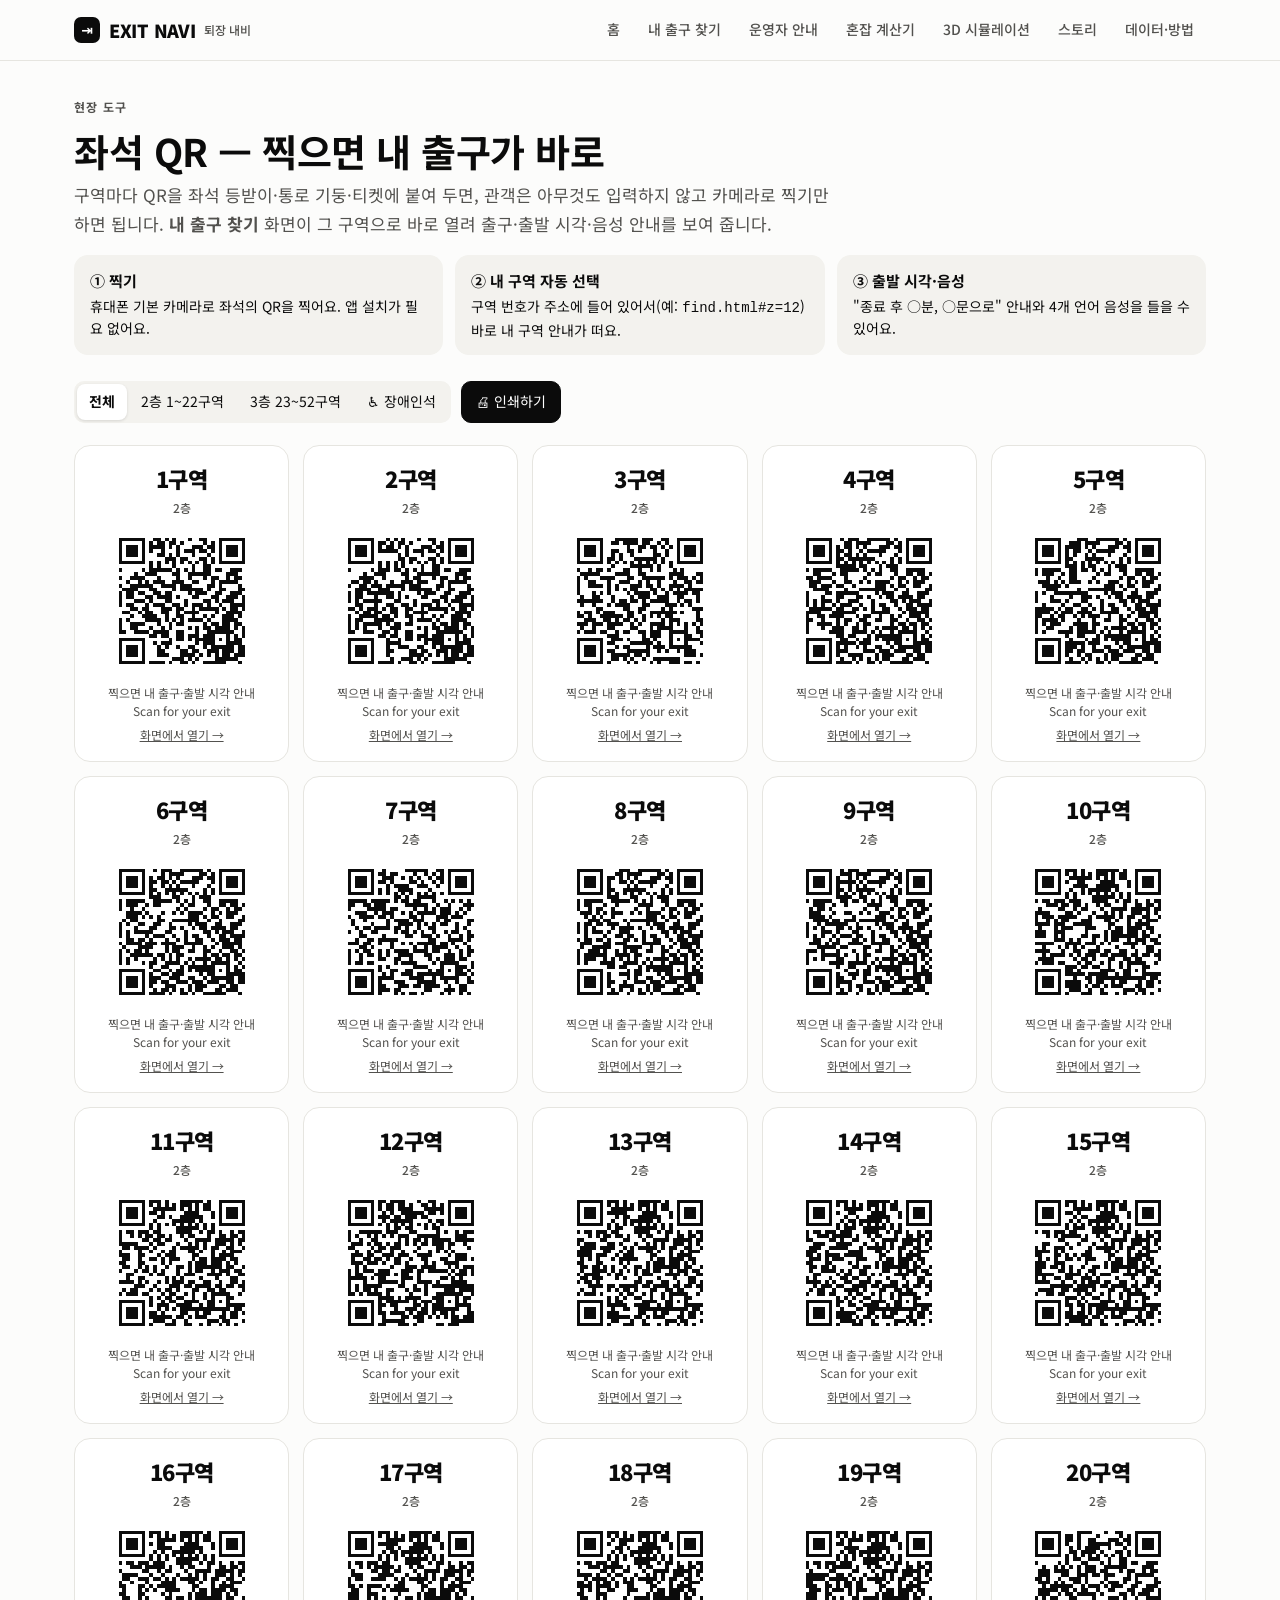
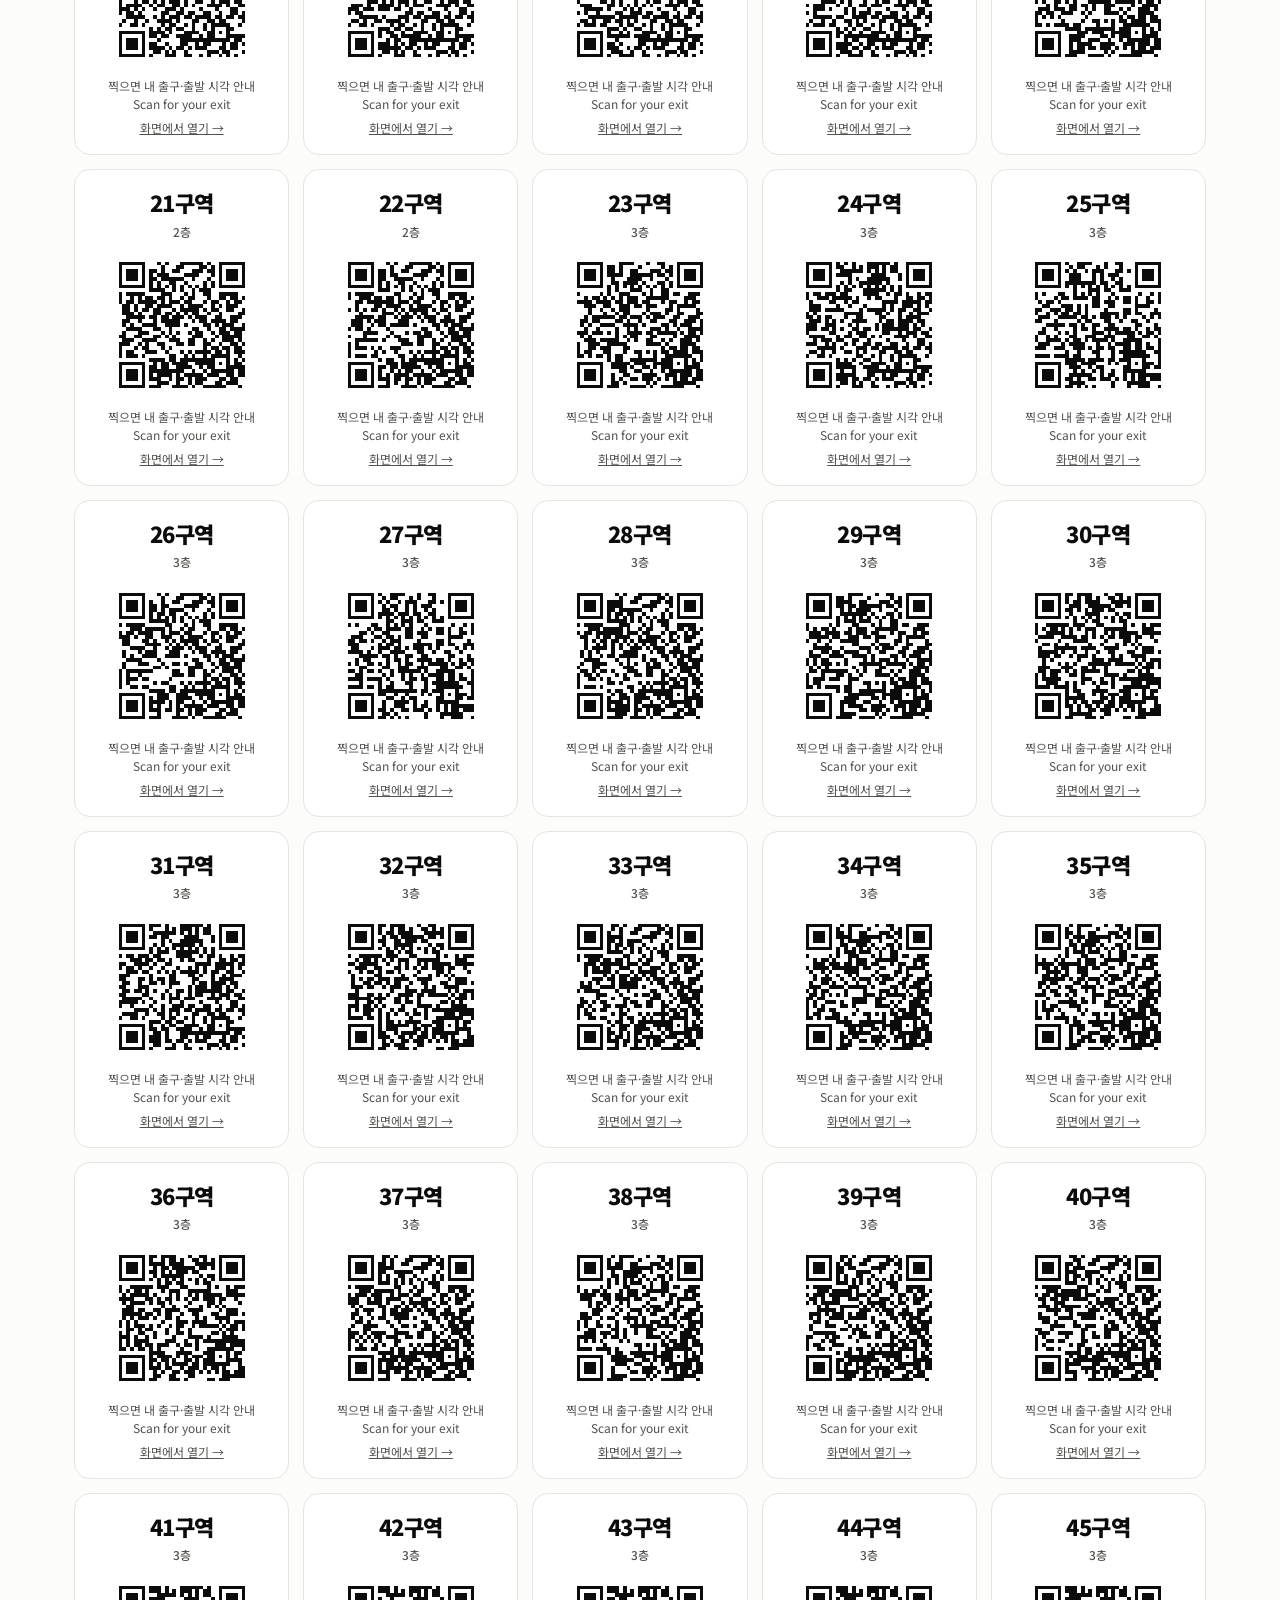
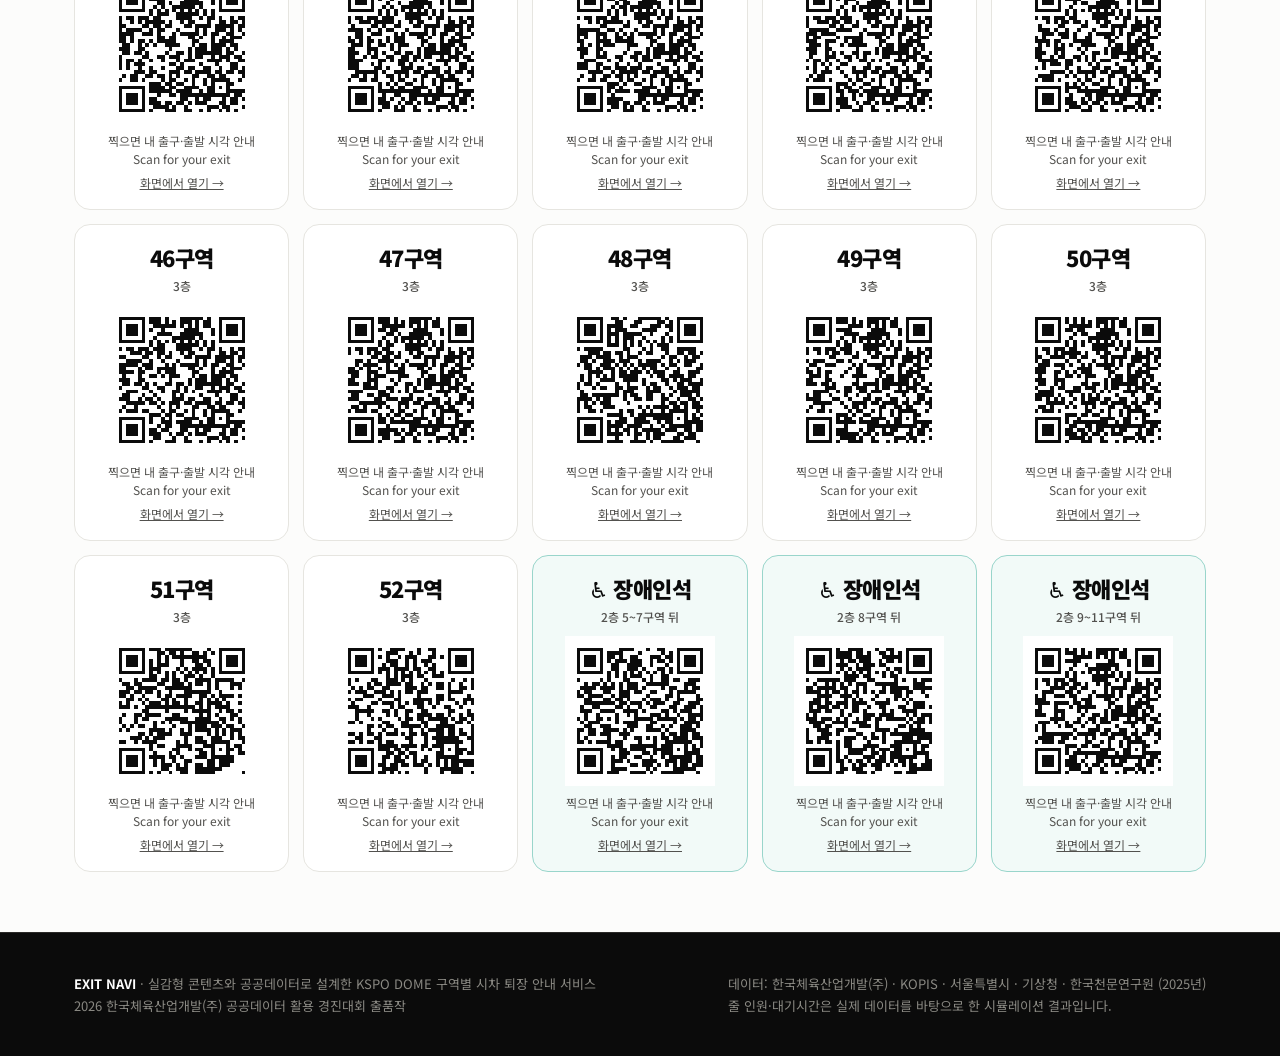
<file: qr.html>
<!DOCTYPE html>
<html lang="ko">
<head>
<meta charset="utf-8">
<meta name="viewport" content="width=device-width, initial-scale=1, viewport-fit=cover">
<link rel="manifest" href="manifest.webmanifest">
<meta name="theme-color" content="#0b0b0b">
<link rel="icon" type="image/png" sizes="32x32" href="icons/favicon-32.png">
<link rel="apple-touch-icon" href="icons/apple-touch-icon.png">
<meta name="apple-mobile-web-app-capable" content="yes">
<meta name="mobile-web-app-capable" content="yes">
<meta name="apple-mobile-web-app-title" content="EXIT NAVI">
<meta name="apple-mobile-web-app-status-bar-style" content="black">

<title>좌석 QR · EXIT NAVI</title>
<link rel="stylesheet" href="https://fonts.googleapis.com/css2?family=Noto+Sans+KR:wght@400;500;700;900&display=swap">
<link rel="stylesheet" href="css/site.css?v=2">
<style>
.qtool{display:flex;gap:10px;flex-wrap:wrap;align-items:center;margin:4px 0 22px}
.qtool .seg{display:inline-flex;flex-wrap:wrap;background:var(--soft);border-radius:10px;padding:3px;gap:2px}
.qtool .seg button{font:inherit;border:0;background:transparent;font-size:14px;padding:6px 12px;cursor:pointer;border-radius:8px;color:var(--ink)}
.qtool .seg button.on{background:#fff;box-shadow:0 1px 3px rgba(0,0,0,.12);font-weight:700}
.qbtn{font:inherit;font-size:14px;border:1px solid var(--ink);background:var(--ink);color:#fff;border-radius:10px;padding:8px 14px;cursor:pointer}
.qgrid{display:grid;grid-template-columns:repeat(auto-fill,minmax(180px,1fr));gap:14px;padding-bottom:60px}
.qc{background:#fff;border:1px solid var(--line);border-radius:16px;padding:14px;text-align:center;break-inside:avoid}
.qc.acc{border-color:#99d5cb;background:#f2faf8}
.qc .zn{font-size:22px;font-weight:900;letter-spacing:-.5px}
.qc .zn small{display:block;font-size:12px;font-weight:500;color:var(--ink2);letter-spacing:0}
.qc svg{width:100%;max-width:150px;height:auto;display:block;margin:8px auto}
.qc .hint{font-size:12px;color:var(--ink2);line-height:1.5}
.qc a{font-size:12px;color:var(--ink2)}
.how{display:grid;grid-template-columns:repeat(3,1fr);gap:12px;margin:0 0 26px}
.how div{background:var(--soft);border-radius:14px;padding:14px 16px;font-size:14px;line-height:1.6}
.how b{display:block;font-size:15px;margin-bottom:2px}
@media(max-width:760px){.how{grid-template-columns:1fr}.qgrid{grid-template-columns:repeat(2,1fr);gap:10px}.qc{padding:10px}.qc .zn{font-size:18px}}
@media print{nav,footer,.qtool,.how,.lead,.eyebrow{display:none!important}.qgrid{grid-template-columns:repeat(4,1fr);gap:8px}.qc{border:1px solid #999}body{background:#fff}}
</style>
</head>
<body>
<div class="wrap">
  <div style="padding-top:36px">
    <p class="eyebrow">현장 도구</p>
    <h2 class="t" style="margin-bottom:6px">좌석 QR — 찍으면 내 출구가 바로</h2>
    <p class="lead" style="margin-bottom:16px">구역마다 QR을 좌석 등받이·통로 기둥·티켓에 붙여 두면, 관객은 아무것도 입력하지 않고 카메라로 찍기만 하면 됩니다. <b>내 출구 찾기</b> 화면이 그 구역으로 바로 열려 출구·출발 시각·음성 안내를 보여 줍니다.</p>
    <div class="how">
      <div><b>① 찍기</b>휴대폰 기본 카메라로 좌석의 QR을 찍어요. 앱 설치가 필요 없어요.</div>
      <div><b>② 내 구역 자동 선택</b>구역 번호가 주소에 들어 있어서(예: <code>find.html#z=12</code>) 바로 내 구역 안내가 떠요.</div>
      <div><b>③ 출발 시각·음성</b>"종료 후 ○분, ○문으로" 안내와 4개 언어 음성을 들을 수 있어요.</div>
    </div>
    <div class="qtool">
      <div class="seg" id="qf"><button data-f="all" class="on">전체</button><button data-f="0">2층 1~22구역</button><button data-f="1">3층 23~52구역</button><button data-f="w">♿ 장애인석</button></div>
      <button class="qbtn" onclick="window.print()">🖨 인쇄하기</button>
    </div>
  </div>
  <div class="qgrid" id="qg"></div>
</div>
<script src="js/data_qr.js?v=1"></script>
<script>
(function () {
  var Q = window.KSPO_QR, n = Q.n;
  function svg(bits) {
    var q = 3, sz = n + q * 2, d = '';
    for (var r = 0; r < n; r++) for (var c = 0; c < n; c++) if (bits.charAt(r * n + c) === '1') d += 'M' + (c + q) + ' ' + (r + q) + 'h1v1h-1z';
    return '<svg viewBox="0 0 ' + sz + ' ' + sz + '" shape-rendering="crispEdges"><rect width="' + sz + '" height="' + sz + '" fill="#fff"/><path d="' + d + '" fill="#0b0b0b"/></svg>';
  }
  var acc = { W1: '5~7구역 뒤', W2: '8구역 뒤', W3: '9~11구역 뒤' };
  var items = Object.keys(Q.codes).map(function (k) {
    var w = k.charAt(0) === 'W', num = +k;
    return { k: k, grp: w ? 'w' : (num <= 22 ? '0' : '1'),
      name: w ? '♿ 장애인석' : k + '구역', sub: w ? '2층 ' + acc[k] : (num <= 22 ? '2층' : '3층') };
  });
  function draw(f) {
    document.getElementById('qg').innerHTML = items.filter(function (it) { return f === 'all' || it.grp === f; }).map(function (it) {
      var url = Q.base + it.k;
      return '<div class="qc' + (it.grp === 'w' ? ' acc' : '') + '"><div class="zn">' + it.name + '<small>' + it.sub + '</small></div>' + svg(Q.codes[it.k]) +
        '<div class="hint">찍으면 내 출구·출발 시각 안내<br>Scan for your exit</div><a href="find.html#z=' + it.k + '">화면에서 열기 →</a></div>';
    }).join('');
  }
  document.querySelectorAll('#qf button').forEach(function (b) {
    b.onclick = function () { document.querySelectorAll('#qf button').forEach(function (x) { x.classList.toggle('on', x === b); }); draw(b.dataset.f); };
  });
  draw('all');
})();
</script>
<script src="js/nav.js"></script>
<script src="js/pwa.js?v=2"></script>
</body>
</html>
</file>
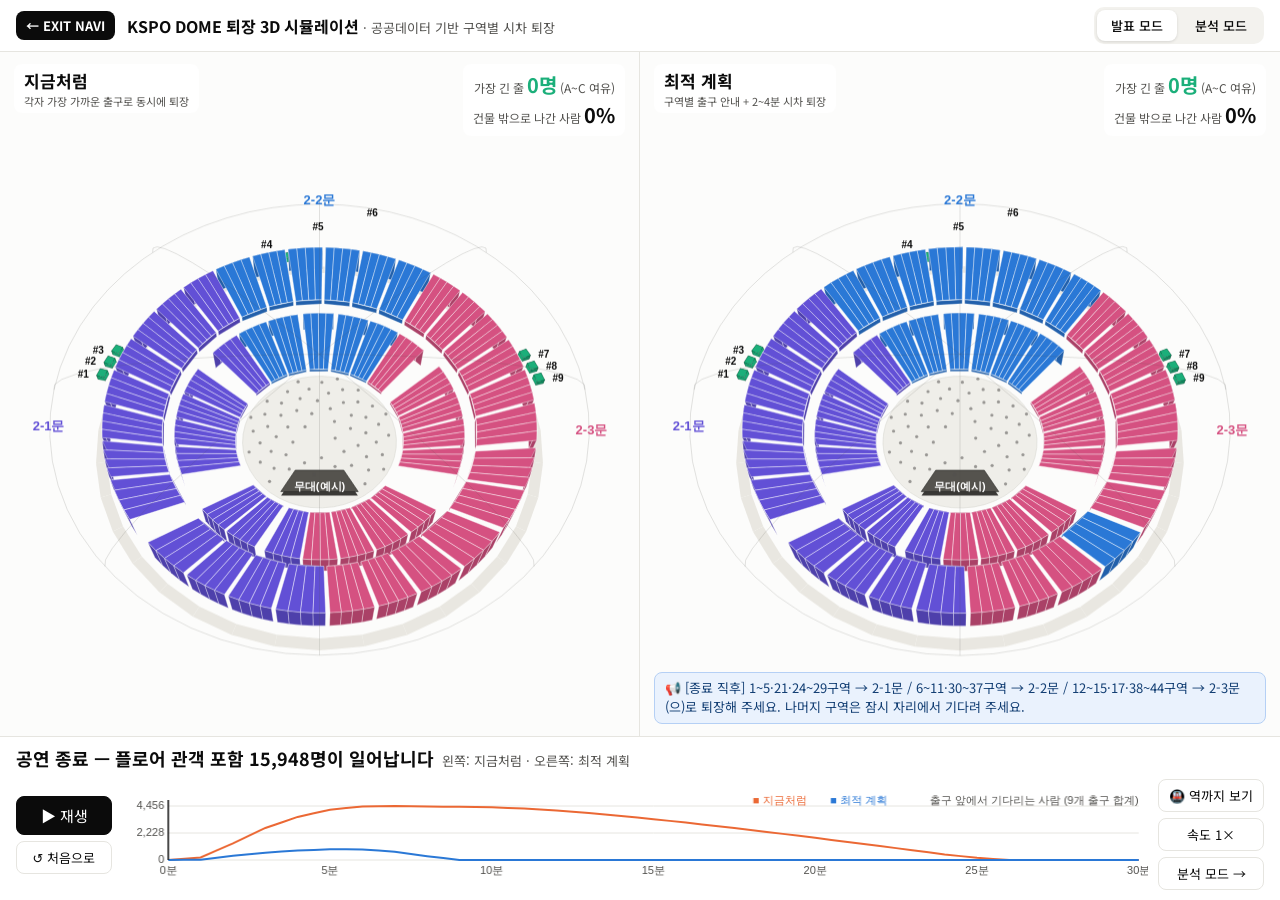
<file: sim.html>
<!DOCTYPE html>
<html lang="ko">
<head>
<meta charset="utf-8">
<meta name="viewport" content="width=device-width, initial-scale=1, viewport-fit=cover">
<link rel="manifest" href="manifest.webmanifest">
<meta name="theme-color" content="#0b0b0b">
<link rel="icon" type="image/png" sizes="32x32" href="icons/favicon-32.png">
<link rel="apple-touch-icon" href="icons/apple-touch-icon.png">
<meta name="apple-mobile-web-app-capable" content="yes">
<meta name="mobile-web-app-capable" content="yes">
<meta name="apple-mobile-web-app-title" content="EXIT NAVI">
<meta name="apple-mobile-web-app-status-bar-style" content="black">

<title>3D 시뮬레이션 · KSPO DOME 퇴장 3D 시뮬레이션</title>
<link rel="stylesheet" href="https://fonts.googleapis.com/css2?family=Noto+Sans+KR:wght@400;500;700&display=swap">
<style>
:root{--bg:#fcfcfb;--ink:#0b0b0b;--ink2:#52514e;--line:#e6e5e0;--soft:#f3f2ee;--red:#e34948}
*{box-sizing:border-box}
html,body{margin:0;height:100%;background:var(--bg);color:var(--ink);font-family:'Noto Sans KR',system-ui,sans-serif}
button{font:inherit;font-size:13px;border:1px solid var(--line);background:#fff;border-radius:8px;padding:6px 10px;cursor:pointer;color:var(--ink)}
button:hover{border-color:var(--ink2)} button.on{background:var(--ink);color:#fff;border-color:var(--ink)}
button:disabled{opacity:.4;cursor:not-allowed}
.top{display:flex;align-items:center;gap:12px;padding:10px 16px;border-bottom:1px solid var(--line);background:#fff;height:52px}
.top h1{font-size:16px;margin:0;flex:1;white-space:nowrap;overflow:hidden;text-overflow:ellipsis}
.tabs{display:flex;gap:4px;background:var(--soft);padding:3px;border-radius:10px}
.tabs button{border:0;background:transparent;padding:6px 14px;font-weight:500}
.tabs button.on{background:#fff;color:var(--ink);box-shadow:0 1px 3px rgba(0,0,0,.12)}
.mode{display:none;height:calc(100vh - 52px)} .mode.show{display:flex}
canvas{display:block;touch-action:none}
/* 발표 모드 */
#pres{flex-direction:column}
.panes{flex:1;display:grid;grid-template-columns:1fr 1fr;grid-template-rows:minmax(0,1fr);min-height:0}
.pane{position:relative;min-width:0;min-height:0;overflow:hidden;border-right:1px solid var(--line)} .pane:last-child{border-right:0}
.pane canvas{position:absolute;inset:0;width:100%;height:100%;cursor:grab}
.ph{position:absolute;left:14px;top:12px;right:14px;display:flex;justify-content:space-between;align-items:flex-start;pointer-events:none}
.ph .nm{font-size:17px;font-weight:700;background:rgba(255,255,255,.9);padding:4px 10px;border-radius:8px}
.ph .nm small{display:block;font-size:11px;font-weight:400;color:var(--ink2)}
.ph .stat{text-align:right;background:rgba(255,255,255,.92);padding:6px 10px;border-radius:8px;font-size:12px;color:var(--ink2);line-height:1.5}
.ph .stat b{font-size:20px;color:var(--ink)}
.warnbox{position:absolute;left:14px;bottom:12px;right:14px;pointer-events:none;display:flex;flex-direction:column;gap:6px}
.warn{background:#fdecec;border:1px solid #f3b4b3;color:#8f1d1c;border-radius:8px;padding:6px 10px;font-size:13px;line-height:1.45}
.ann{background:#eaf2fd;border:1px solid #b5d0f5;color:#123e73;border-radius:8px;padding:6px 10px;font-size:13px;line-height:1.45}
.bottom{border-top:1px solid var(--line);background:#fff;padding:8px 16px 10px}
.caption{font-size:18px;font-weight:700;min-height:28px;margin-bottom:6px}
.caption small{font-size:13px;font-weight:400;color:var(--ink2);margin-left:8px}
.tlrow{display:flex;align-items:center;gap:10px}
.tlrow canvas{flex:1;min-width:0;width:100%;height:86px;cursor:pointer}
.ctrl{display:flex;flex-direction:column;gap:6px}
.big{font-size:15px;padding:8px 14px;min-width:96px}
/* 분석 모드 */
.stage{position:relative;flex:1;min-width:0;min-height:0;overflow:hidden}
.stage canvas{position:absolute;inset:0;width:100%;height:100%;cursor:grab}
.views{position:absolute;left:14px;top:12px;display:flex;gap:6px}
.views button{padding:4px 10px;font-size:12px;background:rgba(255,255,255,.92)} .views button.on{background:var(--ink);color:#fff}
.hint{position:absolute;left:14px;bottom:12px;font-size:12px;color:var(--ink2);background:rgba(252,252,251,.85);padding:4px 8px;border-radius:6px}
.panel{width:360px;border-left:1px solid var(--line);padding:14px 16px 24px;overflow-y:auto;background:#fff}
.lbl{font-size:12px;color:var(--ink2);margin:14px 0 6px;font-weight:500}
.seg{display:flex;gap:4px;flex-wrap:wrap} .seg button{flex:1;padding:6px 6px;font-size:12px;text-align:center}
.kpis{display:grid;grid-template-columns:1fr 1fr;gap:8px}
.kpi{background:var(--soft);border-radius:8px;padding:8px 10px} .kpi .l{font-size:11px;color:var(--ink2)} .kpi .v{font-size:18px;font-weight:700}
.time{display:flex;align-items:center;gap:8px} .time input{flex:1} .time .t{font-variant-numeric:tabular-nums;font-weight:700;min-width:70px;text-align:right}
#rank{display:flex;flex-direction:column;gap:3px}
.rk{display:grid;grid-template-columns:78px 1fr 72px 26px;align-items:center;gap:6px;font-size:12px;padding:3px 6px;border-radius:6px;cursor:pointer;border:1px solid transparent}
.rk:hover{border-color:var(--line)} .rk.sel{border-color:var(--ink)} .rk.top{background:#fdecec} .rk.top .nm{color:#c62f2e;font-weight:700}
.rk .bar{height:9px;border-radius:3px;background:var(--soft);overflow:hidden} .rk .bar i{display:block;height:100%;border-radius:3px}
.rk .n{text-align:right;font-variant-numeric:tabular-nums} .rk .g{font-weight:700;text-align:center;border-radius:4px;color:#fff;font-size:11px;padding:1px 0}
.rk .sub2{grid-column:2 / 5;font-size:11px;color:var(--ink2);margin-top:-2px}
.reward{margin-top:10px;border:1px solid #f0d9a8;background:#fffaf0;border-radius:10px;padding:10px 12px;font-size:12.5px;line-height:1.6;color:#4a3a12}
.reward b.h{font-size:13.5px;color:#0b0b0b}
.reward svg{display:block;width:100%;height:auto;margin:6px 0 4px}
.reward ul{margin:4px 0 0;padding-left:16px}
.info{background:var(--soft);border-radius:10px;padding:10px 12px;font-size:13px;line-height:1.6;min-height:60px}
.info .row{display:flex;justify-content:space-between;gap:8px} .info .row span:first-child{color:var(--ink2)}
.small{width:100%;height:120px;margin-top:8px;background:#fff;border:1px solid var(--line);border-radius:8px}
.legend{display:flex;flex-wrap:wrap;gap:6px 10px;font-size:12px;color:var(--ink2)}
.legend i{display:inline-block;width:11px;height:11px;border-radius:3px;margin-right:4px;vertical-align:-1px}
.annlist{font-size:12px;line-height:1.6;background:var(--soft);border-radius:8px;padding:8px 10px}
.annlist div{padding:2px 0;border-bottom:1px dashed var(--line)} .annlist div:last-child{border:0}
.annlist .now{color:#123e73;font-weight:700}
.note{font-size:11px;color:var(--ink2);margin-top:14px;line-height:1.5}
@media(max-width:900px){
.mode.show{flex-direction:column;height:auto}
.panes{flex:none;grid-template-columns:1fr;grid-template-rows:37vh 37vh}
.pane{border-right:0;border-bottom:1px solid var(--line)}
.stage{flex:none;height:58vh}
.panel{width:auto;border-left:0;border-top:1px solid var(--line)}
}
@media(max-width:600px){
.top{gap:8px;padding:8px 10px}.top h1{display:none}.tabs{margin-left:auto}.tabs button{padding:6px 10px}
.ph{left:8px;right:8px;top:8px}.ph .nm{font-size:14px;padding:3px 8px}.ph .nm small{font-size:10px}
.ph .stat{font-size:10.5px;padding:4px 7px}.ph .stat b{font-size:15px}
.warnbox{left:8px;right:8px;bottom:8px}.warn,.ann{font-size:11.5px;padding:5px 8px}
.bottom{padding:8px 10px 12px}.caption{font-size:14px;min-height:0}.caption small{display:block;margin:2px 0 0;font-size:11.5px}
.tlrow{flex-wrap:wrap;gap:8px}.tlrow canvas{order:-1;flex:1 1 100%;height:80px}
.ctrl{flex-direction:row;flex:1 1 100%;flex-wrap:wrap}.ctrl button{flex:1}
.big{min-width:0}
.views{left:8px;top:8px;flex-wrap:wrap;right:8px}.hint{display:none}
.panel{padding:12px 12px 24px}
}
</style>
</head>
<body>
<div class="top">
  <a href="index.html" style="text-decoration:none;color:#fff;background:#0b0b0b;border-radius:8px;padding:5px 10px;font-weight:700;font-size:13px;white-space:nowrap">← EXIT NAVI</a>
  <h1>KSPO DOME 퇴장 3D 시뮬레이션 <span style="font-weight:400;color:#52514e;font-size:13px">· 공공데이터 기반 구역별 시차 퇴장</span></h1>
  <div class="tabs"><button data-m="pres" class="on">발표 모드</button><button data-m="ana">분석 모드</button></div>
</div>

<!-- ============ 발표 모드 ============ -->
<div class="mode show" id="pres">
  <div class="panes">
    <div class="pane"><canvas id="cA"></canvas>
      <div class="ph"><div class="nm">지금처럼<small>각자 가장 가까운 출구로 동시에 퇴장</small></div><div class="stat" id="sA"></div></div>
      <div class="warnbox" id="wA"></div></div>
    <div class="pane"><canvas id="cB"></canvas>
      <div class="ph"><div class="nm">최적 계획<small>구역별 출구 안내 + 2~4분 시차 퇴장</small></div><div class="stat" id="sB"></div></div>
      <div class="warnbox" id="wB"></div></div>
  </div>
  <div class="bottom">
    <div class="caption" id="cap"></div>
    <div class="tlrow">
      <div class="ctrl"><button class="big on" id="pPlay">▶ 재생</button><button id="pReset">↺ 처음으로</button></div>
      <canvas id="tl"></canvas>
      <div class="ctrl"><button id="pStation">🚇 역까지 보기</button><button id="pSpeed">속도 1×</button><button id="toAna">분석 모드 →</button></div>
    </div>
  </div>
</div>

<!-- ============ 분석 모드 ============ -->
<div class="mode" id="ana">
  <div class="stage"><canvas id="cC"></canvas>
    <div class="views"><button data-v="tilt" class="on">비스듬히</button><button data-v="top">위에서</button><button data-v="low">낮게</button><button id="aStation" style="margin-left:6px">🚇 역까지 보기</button></div>
    <div class="hint">▶ 재생 · 드래그: 회전 · 휠: 확대 · 구역·출구를 눌러 선택(여러 개 가능)</div>
  </div>
  <aside class="panel">
    <div class="lbl" style="margin-top:0">퇴장 방식</div>
    <div class="seg" id="segM"><button data-v="P0">지금처럼</button><button data-v="P2">시간차만</button><button data-v="P4" class="on">최적 계획</button></div>
    <div class="lbl">만약에 — 플로어(스탠딩) 관객</div>
    <div class="seg" id="segF"><button data-v="0">0명</button><button data-v="2000" class="on">2,000명</button><button data-v="4000">4,000명</button></div>
    <div class="lbl">만약에 — 안내를 따르는 관객 비율 (최적 계획)</div>
    <div class="seg" id="segC"><button data-v="100" class="on">100%</button><button data-v="70">70%</button><button data-v="50">50%</button></div>
    <div class="reward" id="reward">
      <b class="h">🎁 기다리면 보상 — 안내 따르는 비율 올리기</b><br>
      안내를 따르는 관객이 <b>60%만 넘으면</b> 위험 등급(E·F)이 0분이 돼요. 기다리는 구역에 보상을 주면 이 선을 넘길 수 있어요.
      <svg id="rwSvg" viewBox="0 0 320 150" role="img" aria-label="안내 따르는 비율별 한 출구 최대 줄"></svg>
      <ul>
        <li><b>실감형 콘텐츠:</b> 대기 구역은 무대 LED로 앵콜 비하인드·포토타임</li>
        <li><b>혜택:</b> 안내 시각에 맞춰 나가면 굿즈·주변 상권 할인</li>
        <li><b>알림:</b> "지금 나가면 줄 ○명, 4분 뒤면 ○명"을 함께 보여 주기</li>
      </ul>
    </div>

    <div class="lbl">이 조건의 결과</div>
    <div class="kpis">
      <div class="kpi"><div class="l">한 출구 최대 줄</div><div class="v" id="k1"></div></div>
      <div class="kpi"><div class="l">1인 평균 대기</div><div class="v" id="k2"></div></div>
      <div class="kpi"><div class="l">최악 혼잡 등급</div><div class="v" id="k3"></div></div>
      <div class="kpi"><div class="l">90% 퇴장</div><div class="v" id="k4"></div></div>
    </div>

    <div class="lbl">시간 (공연 끝난 뒤)</div>
    <div class="time"><button id="aPlay" style="width:44px;text-align:center">▶</button><input id="aT" type="range" min="0" max="30" step="0.25" value="0"><span class="t" id="aTl"></span></div>
    <div id="exited" style="font-size:13px;margin-top:8px"></div>

    <div class="lbl">출구별 현황 — 막대 = 이 문으로 나갈 사람 중 <b>나간 비율</b>, 색 = 문 앞 줄 혼잡 등급</div>
    <div id="rank"></div>

    <div class="lbl" style="display:flex;justify-content:space-between;align-items:center">선택한 곳 (다시 누르면 해제)<button id="clr" style="padding:2px 8px;font-size:11px">모두 해제</button></div>
    <div id="chips" style="display:flex;flex-wrap:wrap;gap:4px;margin-bottom:6px"></div>
    <div class="info" id="info"></div>
    <canvas id="spark" class="small"></canvas>

    <div class="lbl">올림픽공원역 도착 인원 (출구 → 역 6분, 지하철 이용 47%)</div>
    <canvas id="subway" class="small"></canvas>

    <div class="lbl">안내 방송 문구 (이 계획 기준)</div>
    <div class="annlist" id="annlist"></div>

    <div class="lbl">범례</div>
    <div class="legend"><span><i style="background:#1baf7a"></i>A~C 여유</span><span><i style="background:#eda100"></i>D 혼잡</span><span><i style="background:#eb6834"></i>E 매우 혼잡</span><span><i style="background:#e34948"></i>F 위험</span></div>
    <div class="legend" style="margin-top:6px"><span><i style="background:#6250d6"></i>2-1문</span><span><i style="background:#2a78d6"></i>2-2문</span><span><i style="background:#d55181"></i>2-3문</span><span><i style="background:#9a9992"></i>안내를 안 따른 관객</span></div>
    <label class="legend" style="margin-top:8px;cursor:pointer"><input type="checkbox" id="flow" checked> 사람 흐름 (점 1개 ≈ 30명)</label>
    <label class="legend" style="margin-top:4px;cursor:pointer"><input type="checkbox" id="routes"> 모든 구역의 경로 선</label>
    <p class="note">평면도(축척 0.117m/px, KSPO DOME 3D 모델 치수로 보정)의 구역·출구 위치를 바탕으로 한 모형이에요. 줄 인원은 실제 측정이 아니라 5초 단위 대기열 시뮬레이션 결과예요(문 폭 2.35m, 1분에 약 183명 통과, 관객이 일어나는 시간 중앙값 4분 가정). 혼잡 등급은 문 앞 100㎡ 기준 Fruin 등급, 무대 위치는 예시예요.</p>
  </aside>
</div>

<script src="js/data2.js?v=2"></script>
<script>
(function(){
const D=window.KSPO2, Z=D.zones, DOORS=D.doors, CAP=D.cap_per_min;
const GATE={'2-1문':'#6250d6','2-2문':'#2a78d6','2-3문':'#d55181'}, GRAY='#9a9992';
const doorIdx={}; DOORS.forEach((d,i)=>doorIdx[d.id]=i);
const byAng=[...DOORS.keys()].sort((a,b)=>DOORS[a].ang-DOORS[b].ang);
const RING=[{r0:25,r1:42,z0:1,z1:8,base:0},{r0:45,r1:60,z0:11,z1:19,base:9}];
const R_CONC=63.5,Z_CONC=5,R_DOOR=69,PER_DOT=30,QM=3.2;
// 역까지 보기: 올림픽공원역(5·9호선) — 실제 약 430m(도보 6분)를 화면에서는 축약해 표시, 방향은 예시
const ST={on:false,ang:302,r:104,ring:84,walk:D.walk_station,share:D.subway_share,olympic:0.946};
const stRate=(k,t)=>t<ST.walk?0:DOORS.reduce((s,d,i)=>s+outAt(k,i,t-ST.walk),0)*ST.share*ST.olympic;
const stCum=(k,t)=>t<ST.walk?0:cumOut(k,undefined,t-ST.walk)*ST.share*ST.olympic;
const rad=a=>a*Math.PI/180, P=(r,a,z)=>[r*Math.cos(rad(a)),r*Math.sin(rad(a)),z];
const hex2rgb=h=>{h=h.replace('#','');return [0,2,4].map(i=>parseInt(h.slice(i,i+2),16));};
const mix=(h,w,k)=>{const a=hex2rgb(h),b=hex2rgb(w);return `rgb(${a.map((v,i)=>Math.round(v+(b[i]-v)*k)).join(',')})`;};
const shade=(c,f)=>{const a=c.startsWith('#')?hex2rgb(c):c.match(/\d+/g).map(Number);return `rgb(${a.map(v=>Math.round(v*f)).join(',')})`;};
const losColor=q=>q<=142?'#1baf7a':q<=333?'#eda100':q<=500?'#eb6834':'#e34948';
const losName=q=>q<=142?'A~C 여유':q<=333?'D 혼잡':q<=500?'E 매우 혼잡':'F 위험';
const losLetter=q=>q<=83?'A':q<=111?'B':q<=143?'C':q<=333?'D':q<=500?'E':'F';
const fmt=n=>Math.round(n).toLocaleString();
const sc=k=>D.scen[k];
function qAt(k,di,t){const q=sc(k).q,i=Math.min(Math.floor(t),q.length-1),j=Math.min(i+1,q.length-1),f=t-Math.floor(t);return q[i][di]+(q[j][di]-q[i][di])*f;}
function outAt(k,di,t){const o=sc(k).out;return o[Math.min(Math.floor(t),o.length-1)][di];}
function cumOut(k,di,t){const o=sc(k).out;let c=0;const i=Math.floor(t),row=m=>di===undefined?o[m].reduce((a,b)=>a+b,0):o[m][di];
  for(let m=0;m<i&&m<o.length;m++)c+=row(m);if(i<o.length)c+=row(i)*(t-i);return c;}
const totQ=(k,t)=>DOORS.reduce((s,d,i)=>s+qAt(k,i,t),0);
const maxQ=(k,t)=>{let bi=0,bq=-1;DOORS.forEach((d,i)=>{const q=qAt(k,i,t);if(q>bq){bq=q;bi=i;}});return [bi,bq];};
const ppl=(z,f)=>z.seats+(z.ring===0?f/22:0);
function invN(p){const a=[-39.6968302866538,220.946098424521,-275.928510446969,138.357751867269,-30.6647980661472,2.50662827745924],b=[-54.4760987982241,161.585836858041,-155.698979859887,66.8013118877197,-13.2806815528857],c=[-0.00778489400243029,-0.322396458041136,-2.40075827716184,-2.54973253934373,4.37466414146497,2.93816398269878],d=[0.00778469570904146,0.32246712907004,2.445134137143,3.75440866190742],pl=0.02425;let q,r;
 if(p<pl){q=Math.sqrt(-2*Math.log(p));return(((((c[0]*q+c[1])*q+c[2])*q+c[3])*q+c[4])*q+c[5])/((((d[0]*q+d[1])*q+d[2])*q+d[3])*q+1);}
 if(p>1-pl){q=Math.sqrt(-2*Math.log(1-p));return-(((((c[0]*q+c[1])*q+c[2])*q+c[3])*q+c[4])*q+c[5])/((((d[0]*q+d[1])*q+d[2])*q+d[3])*q+1);}
 q=p-0.5;r=q*q;return(((((a[0]*r+a[1])*r+a[2])*r+a[3])*r+a[4])*r+a[5])*q/(((((b[0]*r+b[1])*r+b[2])*r+b[3])*r+b[4])*r+1);}
const lognCdf=(t,med=4,s=0.8)=>{if(t<=0)return 0;const x=Math.log(t/med)/s;return 0.5*(1+erf(x/Math.SQRT2));};
function erf(x){const s=Math.sign(x);x=Math.abs(x);const t=1/(1+0.3275911*x);return s*(1-(((((1.061405429*t-1.453152027)*t)+1.421413741)*t-0.284496736)*t+0.254829592)*t*Math.exp(-x*x));}

// ---------- 안내 방송·경고 ----------
function ranges(arr){arr=[...arr].sort((a,b)=>a-b);const out=[];let s=arr[0],p=arr[0];for(let i=1;i<=arr.length;i++){const v=arr[i];if(v===p+1){p=v;continue;}out.push(s===p?`${s}`:`${s}~${p}`);s=p=v;}return out.join('·');}
function announcements(k){const S=sc(k);if(S.method==='P0')return [];
  const groups={};Z.forEach(z=>{const dl=S.delay[z.id],g=DOORS[doorIdx[S.assign[z.id]]].gate;(groups[dl]=groups[dl]||{})[g]=(groups[dl][g]||[]).concat(z.id);});
  return Object.keys(groups).map(Number).sort((a,b)=>a-b).map(dl=>({t:dl,text:(dl===0?'[종료 직후] ':`[${dl}분 뒤] `)+Object.entries(groups[dl]).map(([g,zz])=>`${ranges(zz)}구역 → ${g}`).join(' / ')+(dl===0?'(으)로 퇴장해 주세요. 나머지 구역은 잠시 자리에서 기다려 주세요.':'(으)로 퇴장해 주세요.')}));}
function warnings(k,t){const S=sc(k),out=[];DOORS.forEach((d,i)=>{const q=qAt(k,i,t);if(q<=333)return;
  const pos=byAng.indexOf(i),nb=[byAng[(pos+1)%9],byAng[(pos+8)%9]].sort((a,b)=>qAt(k,a,t)-qAt(k,b,t))[0];
  const zz=Z.filter(z=>S.assign[z.id]===d.id).sort((a,b)=>Math.abs(((b.ang-d.ang+540)%360)-180)-Math.abs(((a.ang-d.ang+540)%360)-180)).slice(0,4).map(z=>z.id);
  out.push({q,html:`⚠ <b>${d.gate} ${d.id.replace('방풍실','#').replace('##','#')} ${losName(q)}</b> · 줄 ${fmt(q)}명, 대기 약 ${(q/CAP).toFixed(0)}분 → 권장: ${ranges(zz)}구역을 ${DOORS[nb].gate} ${DOORS[nb].id.replace('방풍실','')}(줄 ${fmt(qAt(k,nb,t))}명)으로 우회 안내`});});
  return out.sort((a,b)=>b.q-a.q).slice(0,2);}

// ---------- 3D 렌더러 ----------
const cam={yaw:0,pitch:0.98,zoom:1};
function View(canvas,opt){
  const ctx=canvas.getContext('2d');let W=0,H=0,dpr=1;const self={key:opt.key,sels:[],sel:null,showRoutes:false,showFlow:true,hits:[],cam:opt.cam||cam};
  self.resize=()=>{dpr=window.devicePixelRatio||1;const b=canvas.getBoundingClientRect();W=b.width;H=b.height;canvas.width=W*dpr;canvas.height=H*dpr;ctx.setTransform(dpr,0,0,dpr,0,0);};
  function proj(x,y,z){const c=self.cam,cy=Math.cos(c.yaw),sy=Math.sin(c.yaw),X=x*cy-y*sy,Y=x*sy+y*cy,Zz=z-6,cp=Math.cos(c.pitch),sp=Math.sin(c.pitch);
    const up=Y*sp+Zz*cp,depth=Y*cp-Zz*sp,d=230+depth,f=Math.min(W*0.95,H*1.1)*1.32*(innerWidth<=900?Math.max(0.72,Math.min(1,W/H/1.6)):1)*c.zoom*(opt.scale||1);return [W/2+X*f/d,H*(ST.on?0.40:0.55)-up*f/d,d];}
  self.proj=proj;
  const isSel=(type,id)=>self.sels.some(x=>x.type===type&&x.id===id);
  self.isSel=isSel;
  let flowKey=null,dots=[];
  function routePts(z,door){const R=RING[z.ring],d=DOORS[doorIdx[door]];const pts=[P((R.r0+R.r1)/2,z.ang,(R.z0+R.z1)/2+0.5),P(R_CONC,z.ang,Z_CONC+0.4)];
    const diff=((d.ang-z.ang+540)%360)-180,n=Math.max(2,Math.ceil(Math.abs(diff)/3));for(let k=1;k<=n;k++)pts.push(P(R_CONC,z.ang+diff*k/n,Z_CONC+0.4));
    pts.push(P(R_DOOR,d.ang,Z_CONC+0.4));pts.push(P(R_DOOR+7,d.ang,Z_CONC+0.4));const cum=[0];
    for(let i=1;i<pts.length;i++){const a=pts[i-1],b=pts[i];cum.push(cum[i-1]+Math.hypot(b[0]-a[0],b[1]-a[1],b[2]-a[2]));}
    return {pts,cum,doorLen:cum[cum.length-2],total:cum[cum.length-1],di:doorIdx[door],gate:d.gate};}
  function at(p,L){L=Math.max(0,Math.min(p.total,L));let i=1;while(i<p.cum.length-1&&p.cum[i]<L)i++;const a=p.pts[i-1],b=p.pts[i],f=(L-p.cum[i-1])/Math.max(1e-9,p.cum[i]-p.cum[i-1]);return [a[0]+(b[0]-a[0])*f,a[1]+(b[1]-a[1])*f,a[2]+(b[2]-a[2])*f];}
  const stPaths={};
  function stPath(door){if(stPaths[door])return stPaths[door];const d=DOORS[doorIdx[door]];const pts=[P(R_DOOR+7,d.ang,Z_CONC+0.4),P(ST.ring,d.ang,0.4)];
    const diff=((ST.ang-d.ang+540)%360)-180,n=Math.max(2,Math.ceil(Math.abs(diff)/4));for(let k=1;k<=n;k++)pts.push(P(ST.ring,d.ang+diff*k/n,0.4));
    pts.push(P(ST.r-5,ST.ang,0.4));const cum=[0];for(let i=1;i<pts.length;i++){const a=pts[i-1],b=pts[i];cum.push(cum[i-1]+Math.hypot(b[0]-a[0],b[1]-a[1],b[2]-a[2]));}
    return stPaths[door]={pts,cum,total:cum[cum.length-1]};}
  function buildDots(){const S=sc(self.key),c=S.c/100;dots=[];
    const add=(z,door,dl,n,walk,gray)=>{const path=routePts(z,door);const m=Math.max(0,Math.round(n/PER_DOT));
      for(let k=0;k<m;k++){const u=(k+0.5)/m,leave=dl+4*Math.exp(0.8*invN(u)),ta=leave+walk,wait=qAt(self.key,path.di,Math.min(D.tmax,ta))/CAP;const hh=Math.abs(Math.sin(z.id*12.9898+k*78.233+(gray?3.1:0))*43758.5453)%1;dots.push({path,leave,ta,te:ta+wait,walk,gray,st:hh<ST.share,sp:stPath(door),jit:Math.sin(z.id*91.7+k*12.9+(gray?7:0))*0.5});}};
    Z.forEach(z=>{const n=ppl(z,S.floor);add(z,S.assign[z.id],S.delay[z.id],n*c,S.walk[z.id],false);if(c<1)add(z,D.scen['P0_'+S.floor+'_100'].assign[z.id],0,n*(1-c),S.walknear[z.id],true);});flowKey=self.key;}
  self.draw=(t)=>{if(!W)return;ctx.clearRect(0,0,W,H);const S=sc(self.key),polys=[];
    const poly=(pts,fill,stroke,id,lw)=>{const p=pts.map(q=>proj(...q));return {p,fill,stroke,id,lw:lw||0.6,depth:p.reduce((s,q)=>s+q[2],0)/p.length};};
    // 바닥, 플로어 관객 영역, 무대(예시)
    const fl=[];for(let a=0;a<360;a+=8)fl.push(P(23,a,0));polys.push(Object.assign(poly(fl,'#efeee9','#d9d8d2',null),{depth:9999}));
    const st=[P(14,240,0),P(22,240,0),P(22,300,0),P(14,300,0)];polys.push(Object.assign(poly(st,'#3a3936',null,null),{depth:9998}));
    const stTop=[P(14,240,2.5),P(22,240,2.5),P(22,300,2.5),P(14,300,2.5)];polys.push(Object.assign(poly(stTop,'#55534e','#2b2a27',null),{depth:9997}));
    for(let a=0;a<360;a+=10)polys.push(poly([P(R_CONC-1.5,a,Z_CONC),P(R_CONC+1.5,a,Z_CONC),P(R_CONC+1.5,a+10,Z_CONC),P(R_CONC-1.5,a+10,Z_CONC)],'#e9e7e1',null,null));
    Z.forEach(z=>{const R=RING[z.ring],door=S.assign[z.id],col=GATE[DOORS[doorIdx[door]].gate],dl=S.delay[z.id];
      const rem=1-lognCdf(t-dl),sel=isSel('zone',z.id),k=(1-rem)*0.82,top=mix(col,'#ffffff',k),wall=shade(mix(col,'#ffffff',k),0.8),n=4,da=(z.a1-z.a0)/n;
      for(let i=0;i<n;i++){const a=z.a0+da*i,b=a+da;
        polys.push(poly([P(R.r0,a,R.z0),P(R.r1,a,R.z1),P(R.r1,b,R.z1),P(R.r0,b,R.z0)],top,sel?'#0b0b0b':'rgba(255,255,255,.7)',{type:'zone',id:z.id},sel?2:0.6));
        polys.push(poly([P(R.r1,a,R.z1),P(R.r1,a,R.base),P(R.r1,b,R.base),P(R.r1,b,R.z1)],wall,'rgba(255,255,255,.5)',{type:'zone',id:z.id}));}
      polys.push(poly([P(R.r0,z.a0,R.z0),P(R.r0,z.a0,R.base),P(R.r0,z.a1,R.base),P(R.r0,z.a1,R.z0)],wall,'rgba(255,255,255,.5)',{type:'zone',id:z.id}));});
    DOORS.forEach((d,i)=>{const q=qAt(self.key,i,t),h=2+q/2811*32,col=losColor(q),sel=isSel('door',d.id),a=d.ang,wa=1.1,r0=R_DOOR-1.2,r1=R_DOOR+1.2;
      const c=[P(r0,a-wa,Z_CONC),P(r1,a-wa,Z_CONC),P(r1,a+wa,Z_CONC),P(r0,a+wa,Z_CONC)],u=c.map(p=>[p[0],p[1],Z_CONC+h]),stc=sel?'#0b0b0b':'rgba(0,0,0,.25)',id={type:'door',id:d.id};
      for(let k=0;k<4;k++){const k2=(k+1)%4;polys.push(poly([c[k],c[k2],u[k2],u[k]],shade(col,0.78+0.06*k),stc,id,sel?2:0.6));}polys.push(poly(u,col,stc,id,sel?2:0.6));});
    polys.sort((a,b)=>b.depth-a.depth);self.hits=[];
    polys.forEach(o=>{ctx.beginPath();o.p.forEach((q,i)=>i?ctx.lineTo(q[0],q[1]):ctx.moveTo(q[0],q[1]));ctx.closePath();ctx.fillStyle=o.fill;ctx.fill();if(o.stroke){ctx.strokeStyle=o.stroke;ctx.lineWidth=o.lw;ctx.stroke();}if(o.id)self.hits.push(o);});
    // 플로어 관객 점 (안쪽 구역 평균 남은 비율만큼)
    const inner=Z.filter(z=>z.ring===0),remF=inner.reduce((s,z)=>s+(1-lognCdf(t-S.delay[z.id])),0)/inner.length;
    const N0=Math.round(S.floor/PER_DOT);ctx.fillStyle='rgba(82,81,78,.55)';for(let k=0;k<N0;k++){const h=(Math.sin(k*12.9898)*43758.5453)%1,hh=h<0?h+1:h;if(hh>remF)continue;const a=(k*137.508)%360,r=3+19.5*Math.sqrt((k+0.5)/N0);if(a>236&&a<304&&r>12.5)continue;const p=proj(...P(r,a,0.3));ctx.beginPath();ctx.arc(p[0],p[1],1.6,0,Math.PI*2);ctx.fill();}
    // 경로
    const rz=self.showRoutes?Z:Z.filter(z=>isSel('zone',z.id)||isSel('door',S.assign[z.id]));
    rz.forEach(z=>{const p=routePts(z,S.assign[z.id]),pp=p.pts.slice(0,-1).map(q=>proj(...q));ctx.beginPath();pp.forEach((q,i)=>i?ctx.lineTo(q[0],q[1]):ctx.moveTo(q[0],q[1]));
      ctx.strokeStyle=GATE[p.gate];ctx.lineWidth=self.showRoutes&&!isSel('zone',z.id)&&!isSel('door',S.assign[z.id])?1.2:3;ctx.globalAlpha=self.showRoutes?0.75:1;ctx.stroke();ctx.globalAlpha=1;});
    // 역까지 보기: 길·역 건물
    if(ST.on){ctx.save();ctx.setLineDash([4,5]);ctx.strokeStyle='rgba(42,120,214,.45)';ctx.lineWidth=2;ctx.beginPath();
      for(let a=0;a<=360;a+=5){const p=proj(...P(ST.ring,a,0.2));a?ctx.lineTo(p[0],p[1]):ctx.moveTo(p[0],p[1]);}ctx.stroke();ctx.setLineDash([]);
      const e1=proj(...P(ST.ring,ST.ang,0.2)),e2=proj(...P(ST.r-5,ST.ang,0.2));ctx.strokeStyle='rgba(42,120,214,.7)';ctx.lineWidth=3;ctx.beginPath();ctx.moveTo(e1[0],e1[1]);ctx.lineTo(e2[0],e2[1]);ctx.stroke();
      const rate=stRate(self.key,t),h=3+rate/900*26,c0=P(ST.r,ST.ang,0),ux=[Math.cos(rad(ST.ang)),Math.sin(rad(ST.ang))],vx=[-ux[1],ux[0]],sz=7;
      const cr=[[-1,-1],[1,-1],[1,1],[-1,1]].map(([a,b])=>[c0[0]+(ux[0]*a+vx[0]*b)*sz,c0[1]+(ux[1]*a+vx[1]*b)*sz]);
      const fillOf=rate>600?'#e34948':rate>300?'#eda100':'#2a78d6',bot=cr.map(q=>[q[0],q[1],0]),top=cr.map(q=>[q[0],q[1],h]);
      const faces=[0,1,2,3].map(k=>{const k2=(k+1)%4,f=[bot[k],bot[k2],top[k2],top[k]].map(q=>proj(...q));return {f,d:f.reduce((s,q)=>s+q[2],0)/4,k};}).sort((a,b)=>b.d-a.d);
      faces.forEach(o=>{ctx.beginPath();o.f.forEach((q,i)=>i?ctx.lineTo(q[0],q[1]):ctx.moveTo(q[0],q[1]));ctx.closePath();ctx.fillStyle=shade(fillOf,0.72+0.07*o.k);ctx.fill();ctx.strokeStyle='rgba(0,0,0,.25)';ctx.lineWidth=0.6;ctx.stroke();});
      const tp=top.map(q=>proj(...q));ctx.beginPath();tp.forEach((q,i)=>i?ctx.lineTo(q[0],q[1]):ctx.moveTo(q[0],q[1]));ctx.closePath();ctx.fillStyle=fillOf;ctx.fill();
      const lp=proj(...P(ST.r,ST.ang,h+2));ctx.textAlign='center';ctx.textBaseline='bottom';
      const l1='🚇 올림픽공원역 (5·9호선)',l2=`지금 1분에 ${fmt(rate)}명 도착 · 누적 ${fmt(stCum(self.key,t))}명`;
      ctx.font='700 12px "Noto Sans KR",sans-serif';const w=Math.max(ctx.measureText(l1).width,(ctx.font='500 11px "Noto Sans KR",sans-serif',ctx.measureText(l2).width))+16;
      ctx.fillStyle='rgba(255,255,255,.94)';ctx.strokeStyle='rgba(0,0,0,.12)';ctx.beginPath();ctx.roundRect?ctx.roundRect(lp[0]-w/2,lp[1]-40,w,36,7):ctx.rect(lp[0]-w/2,lp[1]-40,w,36);ctx.fill();ctx.stroke();
      ctx.fillStyle='#0b0b0b';ctx.font='700 12px "Noto Sans KR",sans-serif';ctx.fillText(l1,lp[0],lp[1]-22);ctx.fillStyle=rate>600?'#c62f2e':'#52514e';ctx.font='500 11px "Noto Sans KR",sans-serif';ctx.fillText(l2,lp[0],lp[1]-7);
      const nb=proj(...P(ST.r+10,ST.ang,0));ctx.textBaseline='top';ctx.fillStyle='#8a8983';ctx.font='500 10px "Noto Sans KR",sans-serif';ctx.fillText('지하철 47% · 자가용 4~16% · 버스 1% 미만 · 역 방향·거리는 예시 (도보 약 '+ST.walk+'분)',nb[0],nb[1]);
      ctx.restore();}
    // 사람 흐름
    if(self.showFlow){if(flowKey!==self.key)buildDots();ctx.save();
      dots.forEach(o=>{if(t<o.leave)return;let pos,al=0.95,r=3;
        if(t<o.ta)pos=at(o.path,o.path.doorLen*(t-o.leave)/o.walk);else if(t<o.te){pos=at(o.path,o.path.doorLen-(o.te-t)*QM);r=3.3;}
        else if(ST.on&&o.st){const f=(t-o.te)/ST.walk;if(f>1)return;pos=at(o.sp,o.sp.total*f);r=4.4;al=f>0.9?0.9*(1-f)/0.1:0.9;}
        else{const f=(t-o.te)/0.6;if(f>1)return;pos=at(o.path,o.path.doorLen+(o.path.total-o.path.doorLen)*f);al=0.95*(1-f);}
        const p=proj(pos[0]+o.jit,pos[1]-o.jit,pos[2]);ctx.globalAlpha=al;ctx.fillStyle=o.gray?GRAY:GATE[o.path.gate];ctx.beginPath();ctx.arc(p[0],p[1],r*Math.min(1.4,self.cam.zoom)*(opt.dot||1),0,Math.PI*2);ctx.fill();ctx.lineWidth=0.6;ctx.strokeStyle='rgba(255,255,255,.9)';ctx.stroke();});
      ctx.restore();}
    // 돔 지붕 윤곽
    ctx.save();ctx.strokeStyle='rgba(82,81,78,.16)';ctx.lineWidth=1;ctx.beginPath();for(let a=0;a<=360;a+=6){const p=proj(...P(72,a,26));a?ctx.lineTo(p[0],p[1]):ctx.moveTo(p[0],p[1]);}ctx.stroke();
    for(let a=0;a<360;a+=45){ctx.beginPath();for(let k=0;k<=10;k++){const th=k/10*Math.PI/2,p=proj(...P(72*Math.cos(th),a,26+16*Math.sin(th)));k?ctx.lineTo(p[0],p[1]):ctx.moveTo(p[0],p[1]);}ctx.stroke();}ctx.restore();
    // 라벨
    ctx.textAlign='center';ctx.textBaseline='middle';
    if(opt.labels!==false)Z.forEach(z=>{const R=RING[z.ring],p=proj(...P((R.r0+R.r1)/2,z.ang,(R.z0+R.z1)/2+0.4));ctx.font='600 10px "Noto Sans KR",sans-serif';ctx.fillStyle='rgba(11,11,11,.8)';ctx.fillText(z.id,p[0],p[1]);
      const dl=S.delay[z.id];if(dl>0){ctx.font='700 10px "Noto Sans KR",sans-serif';ctx.fillStyle=t<dl?'#0b0b0b':'#8a8983';ctx.fillText((t<dl?'대기 ':'')+'+'+dl+'분',p[0],p[1]+11);}});
    const sp=proj(...P(18,270,3));ctx.font='600 11px "Noto Sans KR",sans-serif';ctx.fillStyle='#fff';ctx.fillText('무대(예시)',sp[0],sp[1]);
    DOORS.forEach((d,i)=>{const q=qAt(self.key,i,t),h=2+q/2811*32,p=proj(...P(R_DOOR,d.ang,Z_CONC+h)),fl2=outAt(self.key,i,t);
      const txt=d.id.replace('방풍실','')+(q>=20?' · 줄 '+fmt(q)+'명':(fl2>0&&opt.labels!==false?' · 통과 '+fl2+'/분':''));ctx.font=`700 ${opt.small?10:11}px "Noto Sans KR",sans-serif`;ctx.fillStyle='#0b0b0b';
      const side=Math.cos(rad(d.ang))>=0.35?1:Math.cos(rad(d.ang))<=-0.35?-1:0;
      if(side===0){ctx.textAlign='center';ctx.fillText(txt,p[0]+((i%3)-1)*18,p[1]-10-(i%3)*16);}else{const pb=proj(...P(R_DOOR,d.ang,Z_CONC+1));ctx.textAlign=side>0?'left':'right';ctx.fillText(txt,pb[0]+side*14,pb[1]);}ctx.textAlign='center';});
    [['2-1문',177,82],['2-2문',90,102],['2-3문',2,82]].forEach(([g,a,r])=>{const p=proj(...P(r,a,0));ctx.font='700 13px "Noto Sans KR",sans-serif';ctx.fillStyle=GATE[g];ctx.fillText(g,p[0],p[1]);});
    const [wi,wq]=maxQ(self.key,t);
    if(wq>=20){const d=DOORS[wi],h=2+wq/2811*32,p=proj(...P(R_DOOR,d.ang,Z_CONC+h)),b=proj(...P(R_DOOR,d.ang,Z_CONC));ctx.save();ctx.strokeStyle=wq>333?'#e34948':'#0b0b0b';ctx.lineWidth=2.5;ctx.beginPath();ctx.ellipse(b[0],b[1],22,10,0,0,Math.PI*2);ctx.stroke();
      const tx='가장 막힘',y=p[1]-(Math.abs(Math.cos(rad(d.ang)))<0.35?72:36);ctx.font='700 12px "Noto Sans KR",sans-serif';const w=ctx.measureText(tx).width+14;ctx.fillStyle=wq>333?'#e34948':'#0b0b0b';ctx.beginPath();ctx.roundRect?ctx.roundRect(p[0]-w/2,y-10,w,20,6):ctx.rect(p[0]-w/2,y-10,w,20);ctx.fill();
      ctx.beginPath();ctx.moveTo(p[0]-5,y+10);ctx.lineTo(p[0]+5,y+10);ctx.lineTo(p[0],y+16);ctx.fill();ctx.fillStyle='#fff';ctx.fillText(tx,p[0],y+1);ctx.restore();}
  };
  function pip(x,y,p){let c=false;for(let i=0,j=p.length-1;i<p.length;j=i++){const xi=p[i][0],yi=p[i][1],xj=p[j][0],yj=p[j][1];if(((yi>y)!==(yj>y))&&(x<(xj-xi)*(y-yi)/(yj-yi)+xi))c=!c;}return c;}
  self.pick=(x,y)=>{for(let i=self.hits.length-1;i>=0;i--)if(pip(x,y,self.hits[i].p))return self.hits[i].id;return null;};
  // 회전·확대·클릭
  let drag=false,moved=0,lx=0,ly=0;const pts=new Map();let p0=0,z0=1;
  canvas.addEventListener('pointerdown',e=>{canvas.setPointerCapture(e.pointerId);pts.set(e.pointerId,[e.clientX,e.clientY]);drag=true;moved=0;lx=e.clientX;ly=e.clientY;if(pts.size===2){const [a,b]=[...pts.values()];p0=Math.hypot(a[0]-b[0],a[1]-b[1]);z0=self.cam.zoom;}});
  canvas.addEventListener('pointermove',e=>{if(!drag)return;pts.set(e.pointerId,[e.clientX,e.clientY]);
    if(pts.size===2){const [a,b]=[...pts.values()];self.cam.zoom=Math.max(.5,Math.min(3,z0*Math.hypot(a[0]-b[0],a[1]-b[1])/p0));moved+=10;opt.onchange();return;}
    const dx=e.clientX-lx,dy=e.clientY-ly;lx=e.clientX;ly=e.clientY;moved+=Math.abs(dx)+Math.abs(dy);self.cam.yaw+=dx*0.008;self.cam.pitch=Math.max(0.3,Math.min(1.5,self.cam.pitch+dy*0.006));opt.onchange();});
  const up=e=>{pts.delete(e.pointerId);if(pts.size===0){drag=false;if(moved<5&&opt.onpick){const r=canvas.getBoundingClientRect();opt.onpick(self.pick(e.clientX-r.left,e.clientY-r.top));}}};
  canvas.addEventListener('pointerup',up);canvas.addEventListener('pointercancel',up);
  canvas.addEventListener('wheel',e=>{e.preventDefault();self.cam.zoom=Math.max(.5,Math.min(3,self.cam.zoom*Math.exp(-e.deltaY*0.0012)));opt.onchange();},{passive:false});
  return self;
}

// ================= 발표 모드 =================
const presCam={yaw:0,pitch:1.02,zoom:1};
const KA='P0_2000_100',KB='P4_2000_100';
let tP=0,playP=false,speed=1,lastP=null,loopP=0;
const vA=View(document.getElementById('cA'),{key:KA,cam:presCam,labels:false,small:true,scale:0.98,dot:0.9,onchange:()=>drawPres()});
const vB=View(document.getElementById('cB'),{key:KB,cam:presCam,labels:false,small:true,scale:0.98,dot:0.9,onchange:()=>drawPres()});
const annB=announcements(KB);
function statHtml(k,t){const [wi,wq]=maxQ(k,t),ex=cumOut(k,undefined,t),tot=sc(k).summary.total;
  return `가장 긴 줄 <b style="color:${losColor(wq)}">${fmt(wq)}명</b> (${losName(wq)})<br>건물 밖으로 나간 사람 <b>${Math.round(ex/tot*100)}%</b>`;}
function caption(t){const a=sc(KA).summary,b=sc(KB).summary,[,qa]=maxQ(KA,t),[,qb]=maxQ(KB,t),ia=sc(KA).summary.total-cumOut(KA,undefined,t),ib=sc(KB).summary.total-cumOut(KB,undefined,t);
  if(t<1.5)return `공연 종료 — 플로어 관객 포함 ${fmt(a.total)}명이 일어납니다<small>왼쪽: 지금처럼 · 오른쪽: 최적 계획</small>`;
  if(t<5)return `지금처럼은 맨 끝 출구 두 곳(2-1문 #1 · 2-3문 #9)으로 몰리고, 최적 계획은 9개 출구로 나눠 안내합니다`;
  if(t<12)return `가장 긴 줄 — 지금처럼 <span style="color:${losColor(qa)}">${fmt(qa)}명</span> vs 최적 계획 <span style="color:${losColor(qb)}">${fmt(qb)}명</span>`;
  if(t<20)return `아직 건물 안 — 지금처럼 ${fmt(ia)}명 vs 최적 계획 ${fmt(ib)}명`;
  return `결과: 최대 줄 ${fmt(a.maxq)} → ${fmt(b.maxq)}명 · 1인 평균 대기 ${(a.wait+a.seat).toFixed(1)} → ${(b.wait+b.seat).toFixed(1)}분 · 혼잡 ${a.los} → ${b.los}등급<small>추가로 걷는 거리 평균 약 3m, 비용 0원(안내 방송·전광판)</small>`;}
const tlc=document.getElementById('tl'),tx=tlc.getContext('2d');
function drawTL(){const r=tlc.getBoundingClientRect(),w=r.width,h=r.height,dpr=window.devicePixelRatio||1;tlc.width=w*dpr;tlc.height=h*dpr;tx.setTransform(dpr,0,0,dpr,0,0);tx.clearRect(0,0,w,h);
  const L=46,R=10,T=14,B=18,mx=Math.max(...[...Array(31).keys()].map(m=>totQ(KA,m))),X=m=>L+(w-L-R)*m/30,Y=v=>h-B-(h-T-B)*v/mx;
  tx.font='11px "Noto Sans KR",sans-serif';tx.fillStyle='#52514e';tx.strokeStyle='#e6e5e0';
  [0,mx/2,mx].forEach(v=>{tx.beginPath();tx.moveTo(L,Y(v));tx.lineTo(w-R,Y(v));tx.stroke();tx.textAlign='right';tx.fillText(fmt(v),L-4,Y(v)+3);});
  tx.textAlign='center';[0,5,10,15,20,25,30].forEach(m=>tx.fillText(m+'분',X(m),h-4));
  const line=(k,col)=>{tx.beginPath();for(let m=0;m<=30;m+=0.5){const v=totQ(k,m);m?tx.lineTo(X(m),Y(v)):tx.moveTo(X(m),Y(v));}tx.strokeStyle=col;tx.lineWidth=2;tx.stroke();};
  line(KA,'#eb6834');line(KB,'#2a78d6');
  tx.textAlign='right';tx.fillStyle='#52514e';tx.fillText('출구 앞에서 기다리는 사람 (9개 출구 합계)',w-R,T-2);tx.fillStyle='#2a78d6';tx.fillText('■ 최적 계획',w-R-250,T-2);tx.fillStyle='#eb6834';tx.fillText('■ 지금처럼',w-R-330,T-2);
  tx.strokeStyle='#0b0b0b';tx.lineWidth=1.5;tx.beginPath();tx.moveTo(X(tP),T-6);tx.lineTo(X(tP),h-B);tx.stroke();
  tlc.onclick=e=>{const rr=tlc.getBoundingClientRect();setTP(Math.max(0,Math.min(30,(e.clientX-rr.left-L)/(w-L-R)*30)));};}
function drawPres(){vA.draw(tP);vB.draw(tP);document.getElementById('sA').innerHTML=statHtml(KA,tP);document.getElementById('sB').innerHTML=statHtml(KB,tP);
  document.getElementById('cap').innerHTML=caption(tP);
  document.getElementById('wA').innerHTML=warnings(KA,tP).map(w=>`<div class="warn">${w.html}</div>`).join('');
  const cur=annB.filter(a=>tP>=a.t&&tP<a.t+2.2).slice(-1);
  document.getElementById('wB').innerHTML=cur.map(a=>`<div class="ann">📢 ${a.text}</div>`).join('')+warnings(KB,tP).map(w=>`<div class="warn">${w.html}</div>`).join('');
  drawTL();}
function setTP(v){tP=Math.max(0,Math.min(30,+v||0));drawPres();}
const pPlay=document.getElementById('pPlay');
function playToggle(){playP=!playP;pPlay.textContent=playP?'❚❚ 일시정지':'▶ 재생';if(playP){if(tP>=30)setTP(0);lastP=null;const my=++loopP;requestAnimationFrame(n=>tickP(n,my));}}
function tickP(now,my){if(!playP||my!==loopP)return;if(lastP===null)lastP=now;const dt=Math.max(0,Math.min(0.1,(now-lastP)/1000));lastP=now;
  let nt=tP+dt*0.9*speed;if(nt>=30){nt=30;playP=false;pPlay.textContent='▶ 재생';}setTP(nt);if(playP)requestAnimationFrame(n=>tickP(n,my));}
pPlay.onclick=playToggle;document.getElementById('pReset').onclick=()=>{playP=false;pPlay.textContent='▶ 재생';setTP(0);};
function setStation(on){ST.on=on;['pStation','aStation'].forEach(id=>{const b=document.getElementById(id);if(b){b.classList.toggle('on',on);b.textContent=on?'🚇 역까지 보기 ✓':'🚇 역까지 보기';}});
  presCam.zoom=on?0.62:1;cam.zoom=on?0.62:1;drawPres();drawAna();}
document.getElementById('pStation').onclick=()=>setStation(!ST.on);
document.getElementById('aStation').onclick=e=>{e.stopPropagation();setStation(!ST.on);};
document.getElementById('pSpeed').onclick=e=>{speed=speed===1?2:speed===2?0.5:1;e.target.textContent='속도 '+speed+'×';};
document.getElementById('toAna').onclick=()=>setMode('ana');

// ================= 분석 모드 =================
let mth='P4',flr=2000,cpl=100,tA=0,playA=false,lastA=null,loopA=0;
const keyA=()=>mth==='P4'?`P4_${flr}_${cpl}`:`${mth}_${flr}_100`;
const vC=View(document.getElementById('cC'),{key:keyA(),onchange:()=>drawAna(),onpick:id=>{if(!id)return;toggle(id);drawAna();}});
function toggle(o){const k=vC.sels.findIndex(x=>x.type===o.type&&x.id===o.id);if(k>=0){vC.sels.splice(k,1);vC.sel=vC.sels[vC.sels.length-1]||null;}else{vC.sels.push(o);vC.sel=o;}}
function seg(id,cb){document.querySelectorAll(`#${id} button`).forEach(b=>b.onclick=()=>{if(b.disabled)return;document.querySelectorAll(`#${id} button`).forEach(x=>x.classList.toggle('on',x===b));cb(b.dataset.v);});}
seg('segM',v=>{mth=v;syncC();refresh();});seg('segF',v=>{flr=+v;refresh();});seg('segC',v=>{cpl=+v;refresh();});

// ---- 기다리면 보상: 순응률별 결과 (out/S12-1_순응률별_효과.csv, 플로어 2,000명, 순응률 반영 재최적화) ----
const RW=[[0,2292,21.7],[10,1923,18.9],[20,1563,16.1],[30,1216,13.2],[40,885,10.1],[50,576,6.5],[60,299,0],[70,193,0],[80,193,0],[90,198,0],[100,211,0]];
function drawReward(){const g=document.getElementById('rwSvg');if(!g)return;const L=30,R=302,T=10,B=118,X=c=>L+(R-L)*c/100,Y=q=>B-(B-T)*q/2400;
let h='';[0,1000,2000].forEach(v=>{h+=`<line x1="${L}" x2="${R}" y1="${Y(v)}" y2="${Y(v)}" stroke="#ece6d6"/><text x="${L-4}" y="${Y(v)+3}" font-size="9" text-anchor="end" fill="#8a7a55">${v?v/1000+'천':'0'}</text>`;});
h+=`<rect x="${X(60)}" y="${T}" width="${R-X(60)}" height="${B-T}" fill="#1baf7a" opacity=".09"/><line x1="${X(60)}" x2="${X(60)}" y1="${T}" y2="${B}" stroke="#1baf7a" stroke-dasharray="3 3"/>`;
h+=`<text x="${X(60)+4}" y="${T+10}" font-size="9.5" fill="#0f6b48" font-weight="700">60%↑ 위험 0분</text>`;
h+=`<polyline fill="none" stroke="#0b0b0b" stroke-width="2" stroke-linejoin="round" points="${RW.map(r=>X(r[0])+','+Y(r[1])).join(' ')}"/>`;
RW.forEach(r=>{const cur=mth==='P4'&&r[0]===cpl, p0=mth==='P0'&&r[0]===0;h+=`<circle cx="${X(r[0])}" cy="${Y(r[1])}" r="${cur||p0?5:2.5}" fill="${r[2]>0?'#e34948':'#1baf7a'}" stroke="#fff" stroke-width="${cur||p0?2:1}"><title>${r[0]}% → 최대 줄 ${r[1].toLocaleString()}명, 위험 ${r[2]}분</title></circle>`;});
[0,50,100].forEach(c=>h+=`<text x="${X(c)}" y="${B+12}" font-size="9" text-anchor="middle" fill="#8a7a55">${c}%</text>`);
h+=`<text x="${(L+R)/2}" y="${B+26}" font-size="9.5" text-anchor="middle" fill="#4a3a12">안내 따르는 비율 → 한 출구 최대 줄(명)</text>`;
g.innerHTML=h;}
function syncC(){document.querySelectorAll('#segC button').forEach(b=>b.disabled=mth!=='P4');}
function refresh(){drawReward();vC.key=keyA();const m=sc(vC.key).summary;document.getElementById('k1').textContent=fmt(m.maxq)+'명';document.getElementById('k2').textContent=(m.wait+m.seat).toFixed(1)+'분';
  document.getElementById('k3').textContent=m.los;document.getElementById('k4').textContent=m.clear90+'분';renderAnn();drawAna();}
function renderAnn(){const a=announcements(vC.key);document.getElementById('annlist').innerHTML=a.length?a.map(x=>`<div data-t="${x.t}">${x.text}</div>`).join(''):'<div>안내 없음 — 관객이 각자 가장 가까운 출구로 나가요.</div>';}
function renderRank(){const k=vC.key,S=sc(k),[wi]=maxQ(k,tA);const rows=DOORS.map((d,i)=>{const tot=S.out.reduce((a,r)=>a+r[i],0);return {d,i,q:qAt(k,i,tA),tot,ex:cumOut(k,i,tA),f:outAt(k,i,tA)};}).sort((a,b)=>(b.q-a.q)||((b.tot-b.ex)-(a.tot-a.ex)));
  const el=document.getElementById('rank');el.innerHTML=rows.map(r=>`<div class="rk${vC.isSel('door',r.d.id)?' sel':''}${r.i===wi&&r.q>=20?' top':''}" data-id="${r.d.id}"><span class="nm">${r.d.gate} ${r.d.id.replace('방풍실','')}</span>
    <span class="bar"><i style="width:${Math.max(1,r.ex/Math.max(1,r.tot)*100)}%;background:${losColor(r.q)}"></i></span><span class="n">줄 ${fmt(r.q)}명</span><span class="g" style="background:${losColor(r.q)}">${losLetter(r.q)}</span>
    <span class="sub2">나감 ${fmt(r.ex)} / ${fmt(r.tot)}명 · 지금 통과 ${fmt(r.f)}명/분</span></div>`).join('');
  el.querySelectorAll('.rk').forEach(x=>x.onclick=()=>{toggle({type:'door',id:x.dataset.id});drawAna();});}
function renderChips(){const el=document.getElementById('chips'),S=sc(vC.key);el.innerHTML=vC.sels.map((o,i)=>{const lab=o.type==='zone'?o.id+'구역':DOORS[doorIdx[o.id]].gate+' '+o.id.replace('방풍실','');
  const col=GATE[DOORS[doorIdx[o.type==='zone'?S.assign[o.id]:o.id]].gate];return `<span data-i="${i}" style="font-size:12px;border:1px solid ${col};color:${vC.sel===o?'#fff':col};background:${vC.sel===o?col:'#fff'};border-radius:999px;padding:1px 8px;cursor:pointer">${lab} ✕</span>`;}).join('');
  el.querySelectorAll('span').forEach(x=>x.onclick=()=>{toggle(vC.sels[+x.dataset.i]);drawAna();});}
function renderInfo(){const k=vC.key,S=sc(k),el=document.getElementById('info'),o=vC.sel;
  if(!o){el.innerHTML='구역이나 출구를 누르면 자세한 내용이 나와요. 여러 개를 눌러 경로를 함께 볼 수 있어요.';drawSpark();return;}
  if(o.type==='zone'){const z=Z.find(v=>v.id===o.id),door=S.assign[z.id],d=DOORS[doorIdx[door]],base=sc(`P0_${S.floor}_100`).assign[z.id],dl=S.delay[z.id];
    el.innerHTML=`<b>${z.id}구역</b> · ${z.ring?'3층 바깥쪽':'2층 안쪽'} · ${z.seats}석${z.ring?'':' (+플로어 일부)'}
      <div class="row"><span>나갈 문</span><span>${d.gate} ${door.replace('방풍실','출구 ')}${door!==base?' (변경)':''}</span></div>
      <div class="row"><span>퇴장 시작</span><span>${dl>0?dl+'분 뒤':'바로'}</span></div><div class="row"><span>출구까지 걷는 시간</span><span>약 ${S.walk[z.id]}분</span></div>
      <div class="row"><span>지금 자리에 남은 비율</span><span>${Math.round((1-lognCdf(tA-dl))*100)}%</span></div><div class="row"><span>그 출구 앞 줄 (지금)</span><span>${fmt(qAt(k,doorIdx[door],tA))}명</span></div>`;drawSpark(doorIdx[door]);}
  else{const i=doorIdx[o.id],d=DOORS[i],q=qAt(k,i,tA),arr=S.q.map(r=>r[i]);let mx=0,mt=0;arr.forEach((v,m)=>{if(v>mx){mx=v;mt=m;}});const nz=Z.filter(z=>S.assign[z.id]===d.id),[wi]=maxQ(k,tA);
    el.innerHTML=`<b>${d.gate} ${d.id.replace('방풍실','출구 ')}</b>${i===wi&&q>=20?' <span style="color:#e34948;font-weight:700">· 지금 가장 막힘</span>':''}
      <div class="row"><span>지금 줄</span><span><b>${fmt(q)}명</b></span></div><div class="row"><span>혼잡 등급</span><span style="color:${losColor(q)};font-weight:700">${losName(q)}</span></div>
      <div class="row"><span>1인당 공간</span><span>${q<1?'여유':(100/q).toFixed(2)+'㎡'} (밀도 ${(q/100).toFixed(1)}명/㎡)</span></div>
      <div class="row"><span>지금 통과 중</span><span>${fmt(outAt(k,i,tA))}명/분 (최대 ${Math.round(CAP)})</span></div>
      <div class="row"><span>지금까지 나간 사람</span><span>${fmt(cumOut(k,i,tA))}명</span></div><div class="row"><span>지금 오면 기다리는 시간</span><span>약 ${(q/CAP).toFixed(1)}분</span></div>
      <div class="row"><span>가장 길 때</span><span>${fmt(mx)}명 (${mt}분째)</span></div><div class="row"><span>E·F 등급 지속</span><span>${arr.filter(v=>v>333).length}분</span></div>
      <div class="row"><span>이 문으로 나가는 구역</span><span>${nz.length}개 · ${fmt(nz.reduce((s,z)=>s+z.seats,0))}석</span></div>`;drawSpark(i);}}
function small(id,draw){const c=document.getElementById(id),x=c.getContext('2d'),r=c.getBoundingClientRect(),dpr=window.devicePixelRatio||1;c.width=r.width*dpr;c.height=r.height*dpr;x.setTransform(dpr,0,0,dpr,0,0);x.clearRect(0,0,r.width,r.height);x.font='11px "Noto Sans KR",sans-serif';draw(x,r.width,r.height);}
function chart(x,w,h,series,tmax,title){const L=34,R=8,T=18,B=18,mx=Math.max(50,...series.flatMap(s=>s.v)),X=m=>L+(w-L-R)*m/tmax,Y=v=>h-B-(h-T-B)*v/mx;
  x.strokeStyle='#e6e5e0';x.fillStyle='#52514e';[0,mx/2,mx].forEach(v=>{x.beginPath();x.moveTo(L,Y(v));x.lineTo(w-R,Y(v));x.stroke();x.textAlign='right';x.fillText(fmt(v),L-4,Y(v)+3);});
  x.textAlign='center';for(let m=0;m<=tmax;m+=tmax>30?12:10)x.fillText(m+'분',X(m),h-5);
  series.forEach(s=>{x.beginPath();s.v.forEach((v,m)=>m?x.lineTo(X(m),Y(v)):x.moveTo(X(m),Y(v)));x.setLineDash(s.dash||[]);x.strokeStyle=s.c;x.lineWidth=s.w||2;x.stroke();x.setLineDash([]);});
  x.strokeStyle='#eb6834';x.beginPath();x.moveTo(X(Math.min(tA+(series.shift||0),tmax)),T-4);x.lineTo(X(Math.min(tA+(series.shift||0),tmax)),h-B);x.stroke();x.textAlign='left';x.fillStyle='#0b0b0b';x.fillText(title,L,10);}
function drawSpark(di){small('spark',(x,w,h)=>{if(di===undefined){x.fillStyle='#52514e';x.textAlign='center';x.fillText('선택한 출구의 줄 변화가 여기에 그려져요',w/2,h/2);return;}
  const k=vC.key,base=`P0_${flr}_100`,s=[];if(k!==base)s.push({v:sc(base).q.map(r=>r[di]),c:'#b5b4ae',dash:[4,3],w:1.5});s.push({v:sc(k).q.map(r=>r[di]),c:'#0b0b0b'});
  chart(x,w,h,s,30,DOORS[di].id.replace('방풍실','출구 ')+' 줄(명)'+(k!==base?' — 점선: 지금처럼':''));});}
function drawSubway(){small('subway',(x,w,h)=>{const k=vC.key,base=`P0_${flr}_100`,arr=kk=>{const o=sc(kk).out.map(r=>r.reduce((a,b)=>a+b,0)*D.subway_share),v=Array(37).fill(0);o.forEach((n,m)=>{if(m+D.walk_station<=36)v[m+D.walk_station]+=n;});return v.map(Math.round);};
  const s=[];if(k!==base)s.push({v:arr(base),c:'#b5b4ae',dash:[4,3],w:1.5});s.push({v:arr(k),c:'#2a78d6'});s.shift=0;
  const peak=Math.max(...arr(k)),pb=Math.max(...arr(base));chart(x,w,h,s,36,`1분당 역 도착 최대 ${fmt(peak)}명`+(k!==base?` (지금처럼 ${fmt(pb)}명)`:''));});}
function drawAna(){vC.draw(tA);renderRank();renderChips();renderInfo();drawSubway();
  const ex=cumOut(vC.key,undefined,tA),tot=sc(vC.key).summary.total;document.getElementById('exited').innerHTML=`건물 밖으로 나간 사람 <b>${fmt(ex)}명</b> / ${fmt(tot)}명 (${Math.round(ex/tot*100)}%)`;
  document.getElementById('aTl').textContent=Math.floor(tA)+'분 '+String(Math.round((tA%1)*60)).padStart(2,'0')+'초';document.getElementById('aT').value=tA;
  document.querySelectorAll('#annlist div[data-t]').forEach(d=>d.classList.toggle('now',tA>=+d.dataset.t&&tA<+d.dataset.t+2.2));}
function setTA(v){tA=Math.max(0,Math.min(30,+v||0));drawAna();}
document.getElementById('aT').oninput=e=>{playA=false;aPlay.textContent='▶';setTA(e.target.value);};
const aPlay=document.getElementById('aPlay');
aPlay.onclick=()=>{playA=!playA;aPlay.textContent=playA?'❚❚':'▶';if(playA){if(tA>=30)setTA(0);lastA=null;const my=++loopA;requestAnimationFrame(n=>tickA(n,my));}};
function tickA(now,my){if(!playA||my!==loopA)return;if(lastA===null)lastA=now;const dt=Math.max(0,Math.min(0.1,(now-lastA)/1000));lastA=now;let nt=tA+dt*1.5;if(nt>=30){nt=30;playA=false;aPlay.textContent='▶';}setTA(nt);if(playA)requestAnimationFrame(n=>tickA(n,my));}
document.getElementById('clr').onclick=()=>{vC.sels=[];vC.sel=null;drawAna();};
document.getElementById('flow').onchange=e=>{vC.showFlow=e.target.checked;drawAna();};
document.getElementById('routes').onchange=e=>{vC.showRoutes=e.target.checked;drawAna();};
document.querySelectorAll('.views button[data-v]').forEach(b=>b.onclick=()=>{document.querySelectorAll('.views button[data-v]').forEach(x=>x.classList.toggle('on',x===b));const v=b.dataset.v;cam.yaw=0;cam.pitch=v==='top'?1.5:v==='low'?0.55:0.98;drawAna();});

// ================= 모드 전환 =================
let mode='pres';
function setMode(m){mode=m;document.querySelectorAll('.tabs button').forEach(b=>b.classList.toggle('on',b.dataset.m===m));document.getElementById('pres').classList.toggle('show',m==='pres');document.getElementById('ana').classList.toggle('show',m==='ana');
  if(m==='ana'){playP=false;pPlay.textContent='▶ 재생';}else{playA=false;aPlay.textContent='▶';}resizeAll();}
document.querySelectorAll('.tabs button').forEach(b=>b.onclick=()=>setMode(b.dataset.m));
function resizeAll(){if(mode==='pres'){vA.resize();vB.resize();drawPres();}else{vC.resize();drawAna();}}
window.addEventListener('resize',resizeAll);
syncC();refresh();setTP(0);resizeAll();
window.__k={setMode,setTP,setTA,setCond:(m,f,c)=>{mth=m;flr=f;cpl=c;[['segM',m],['segF',f],['segC',c]].forEach(([id,v])=>document.querySelectorAll(`#${id} button`).forEach(b=>b.classList.toggle('on',b.dataset.v==String(v))));syncC();refresh();},select:o=>{vC.sels=o?[o]:[];vC.sel=o;drawAna();},play:playToggle};
})();
</script>
<script src="js/tour.js?v=4"></script>
<script src="js/pwa.js?v=2"></script>
</body>
</html>
</file>
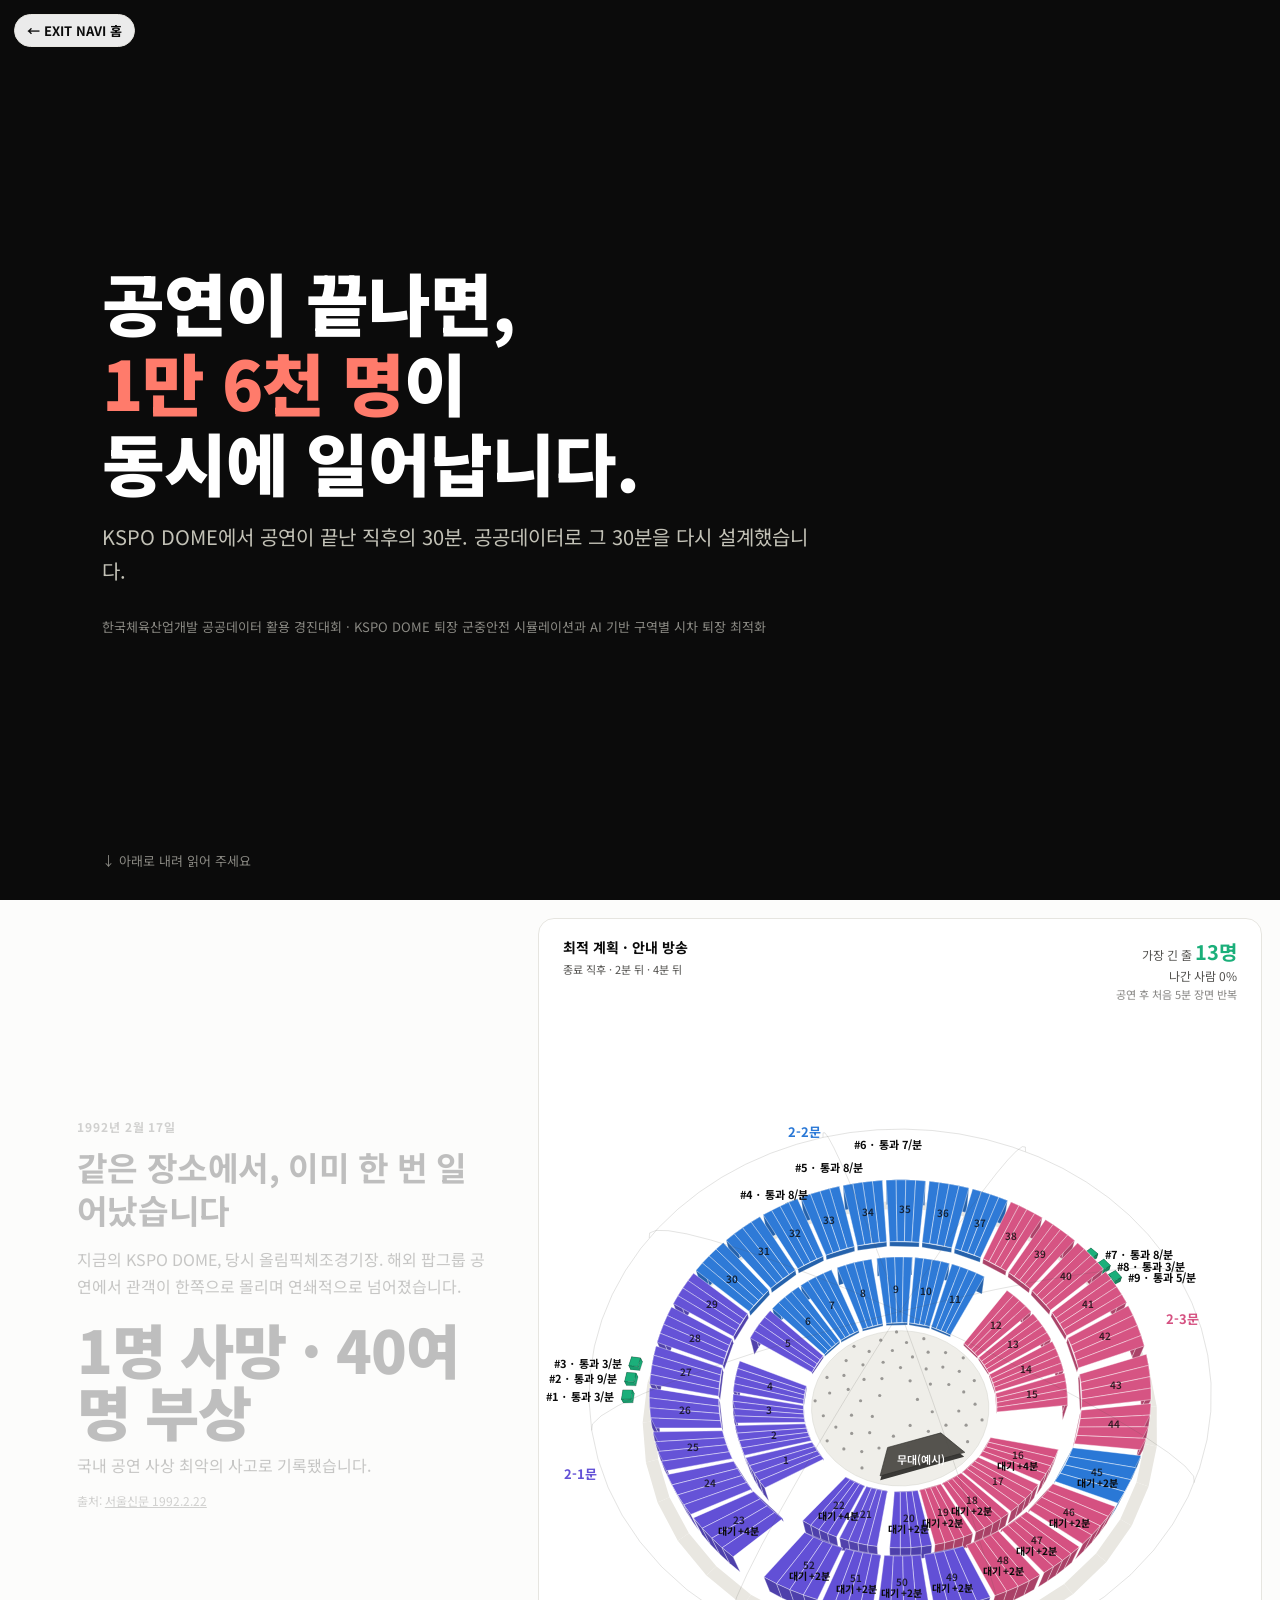
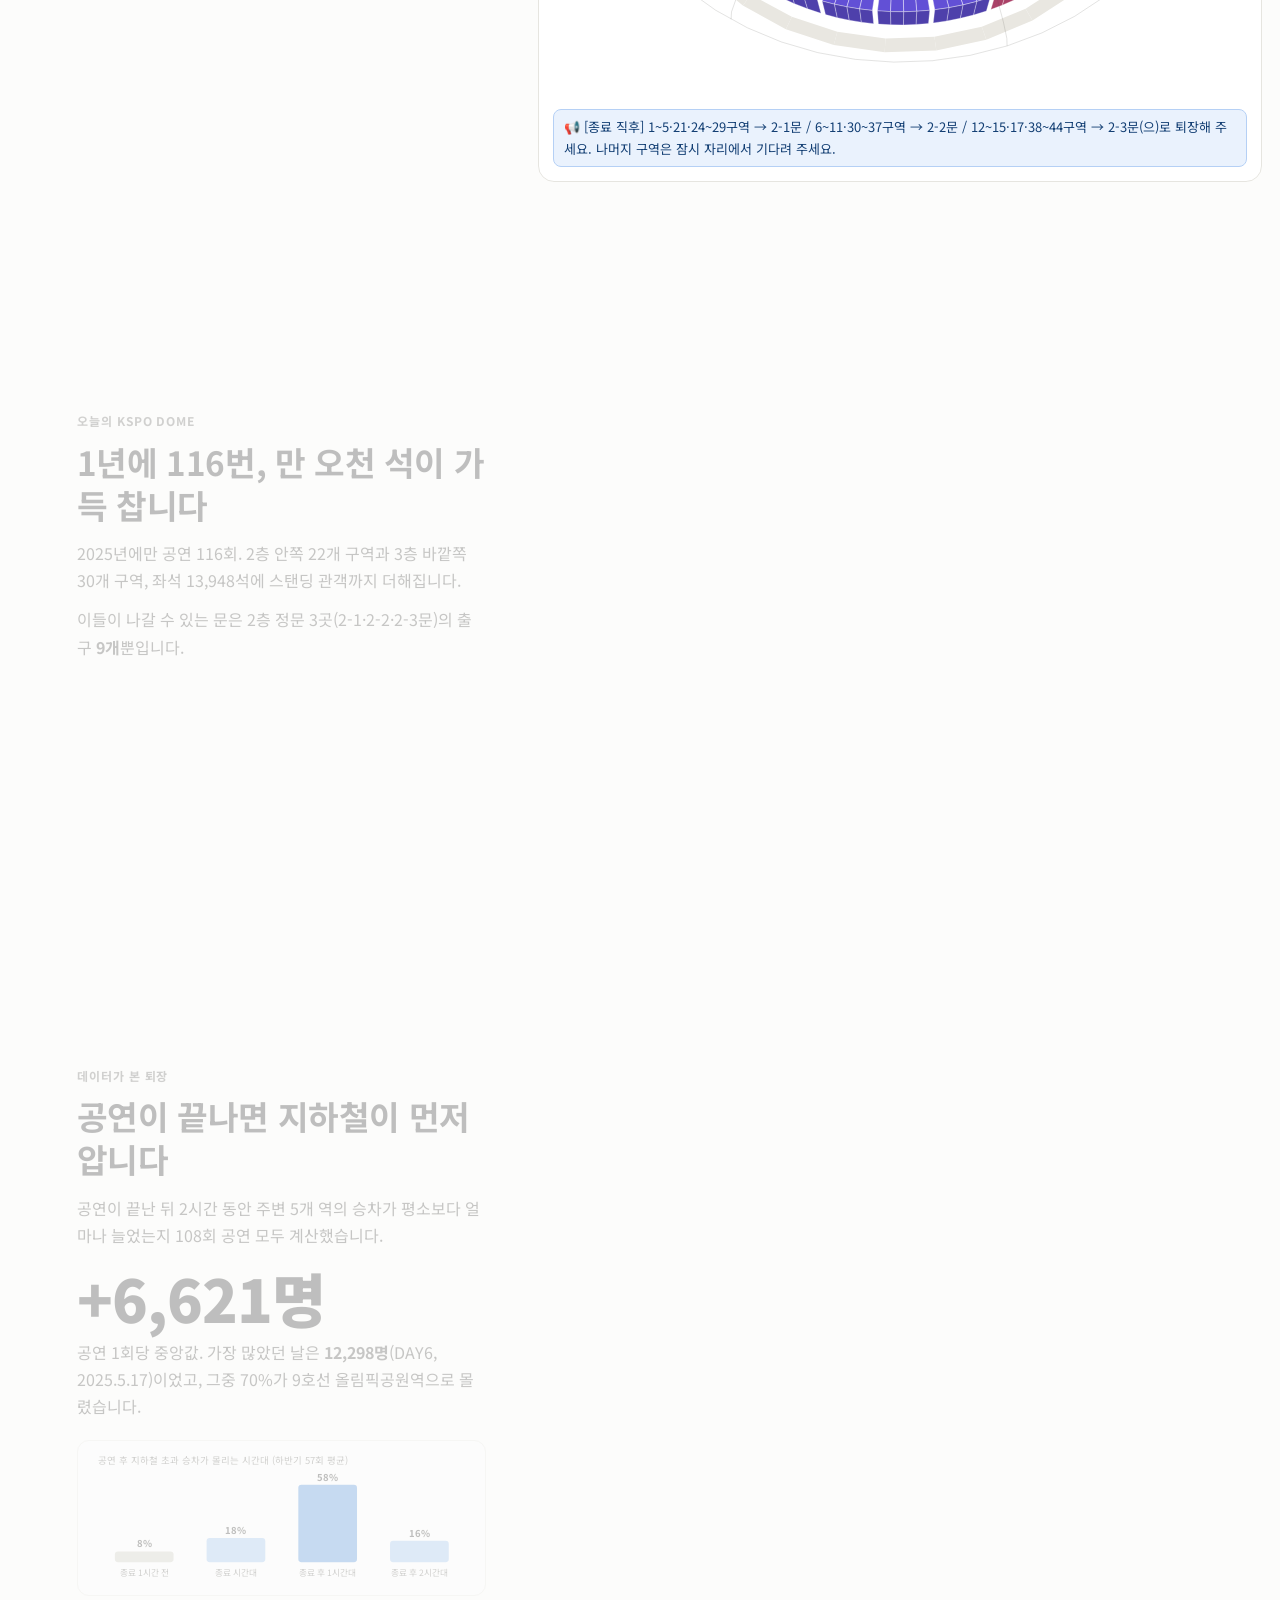
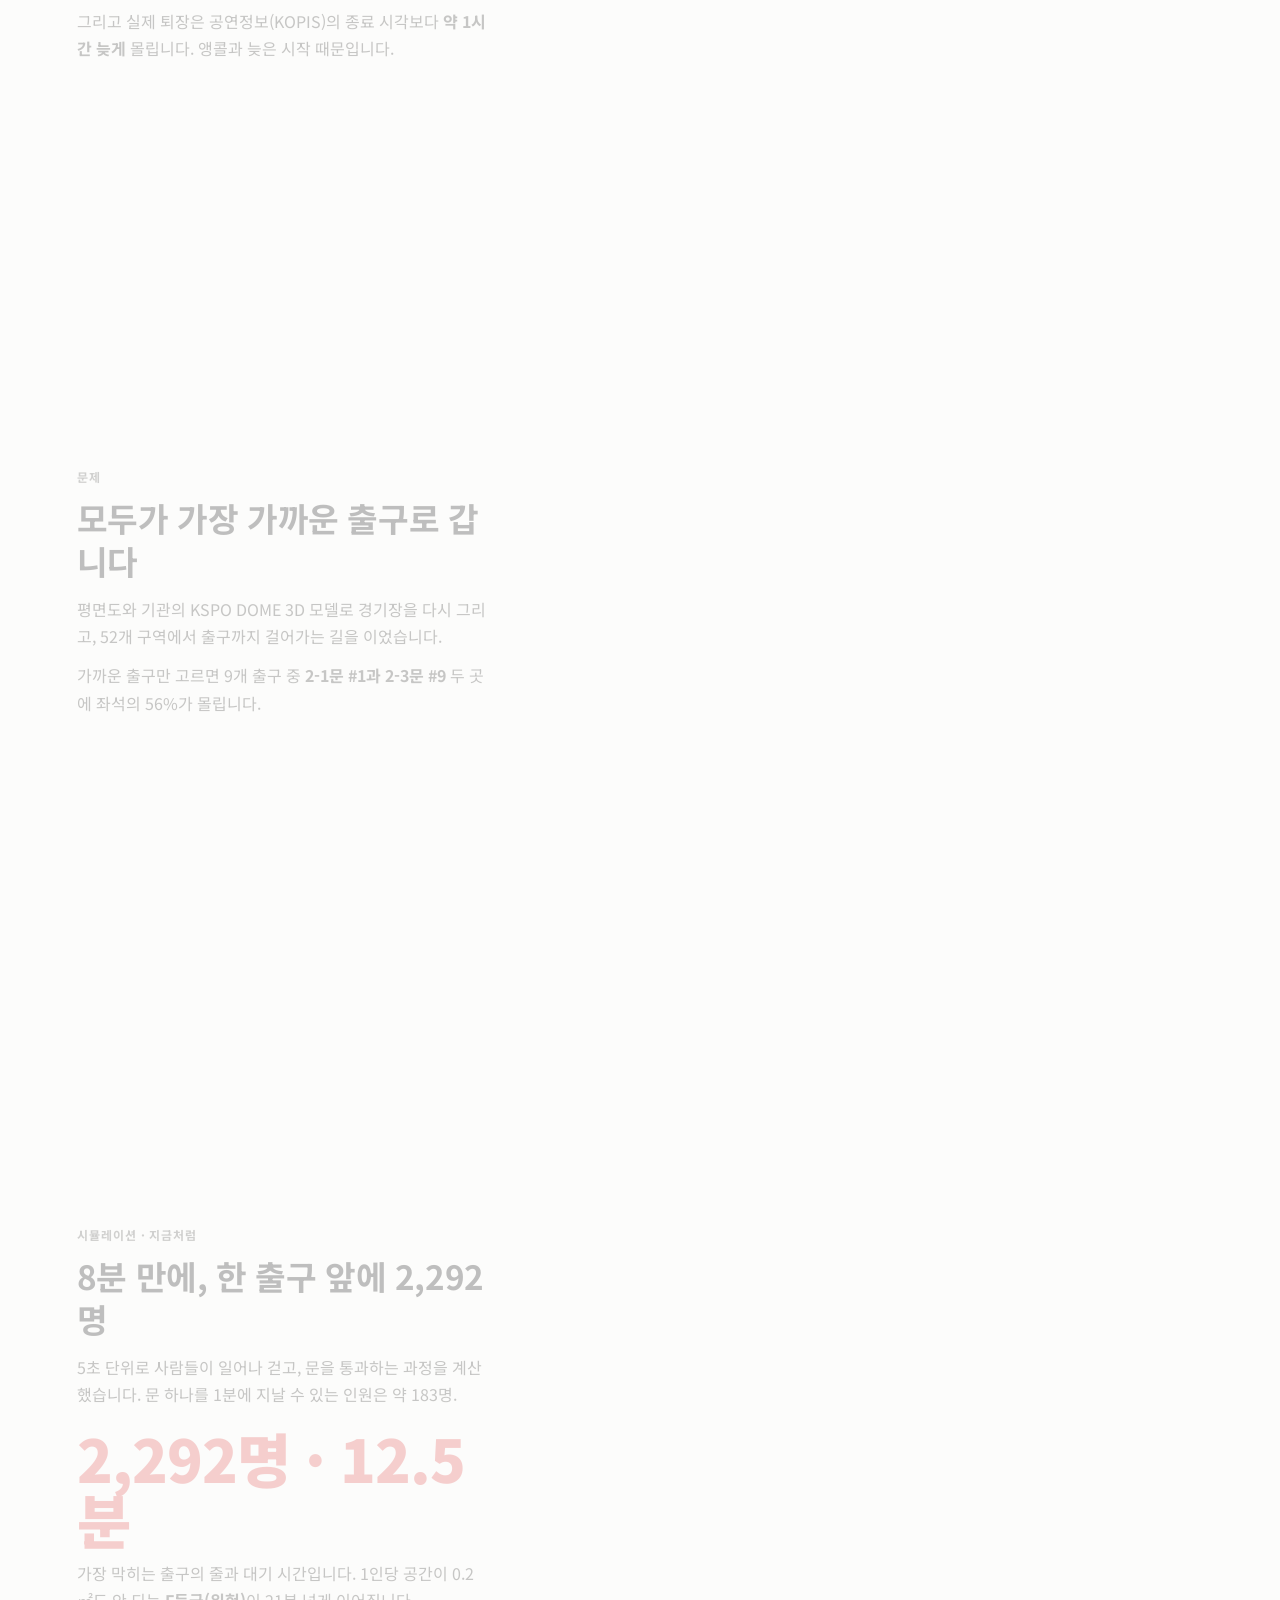
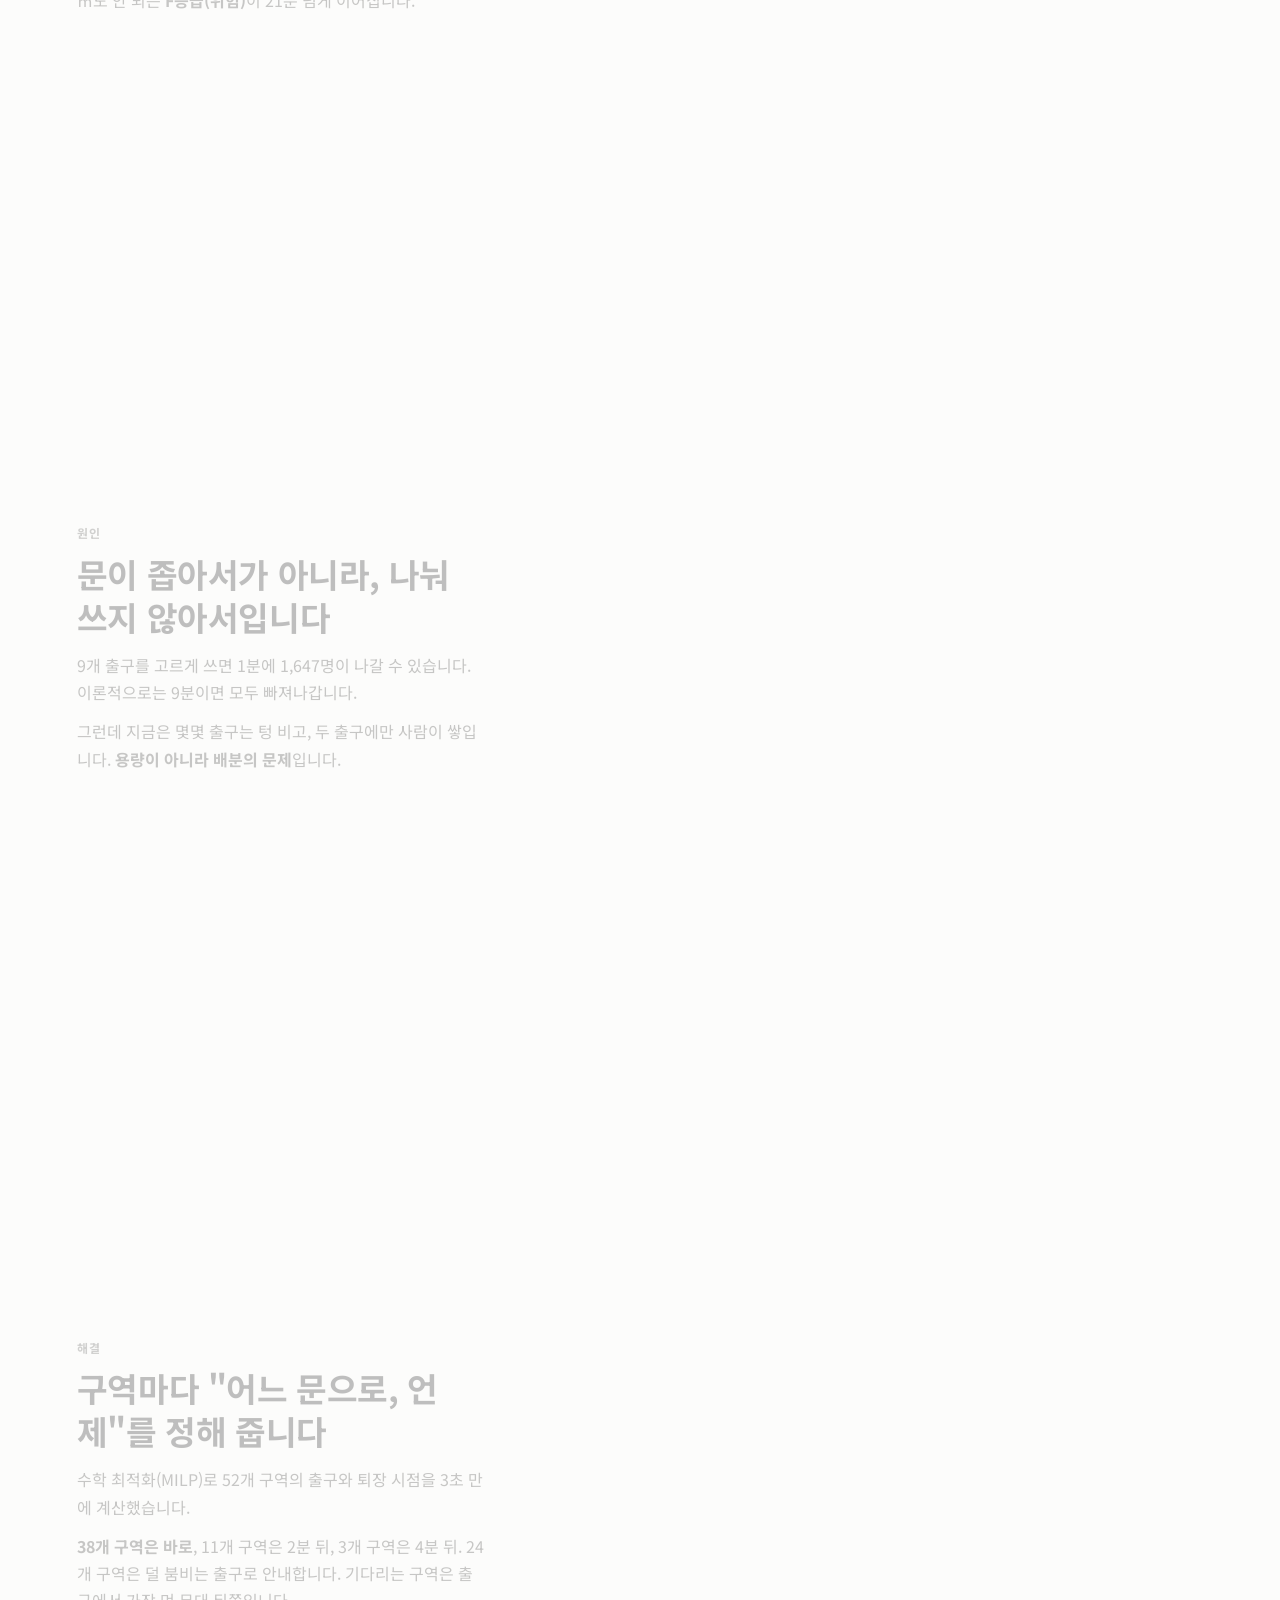
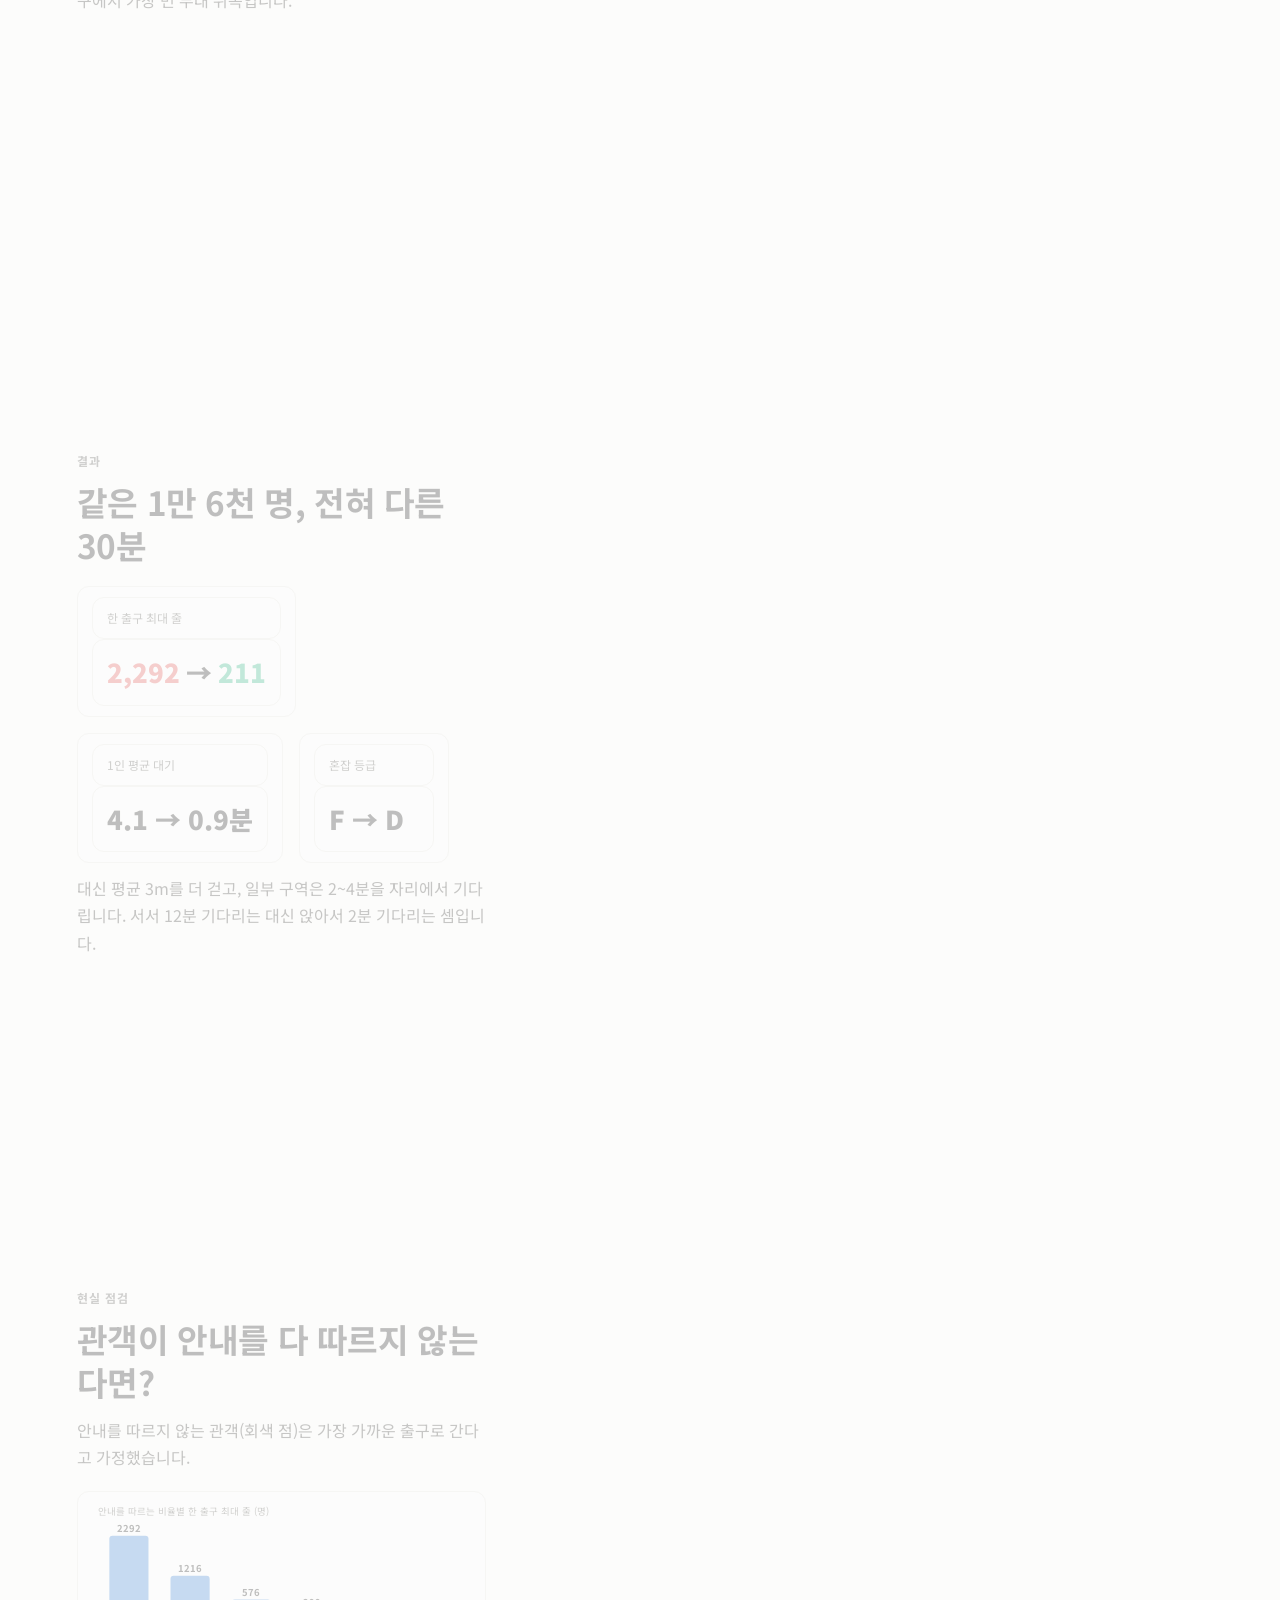
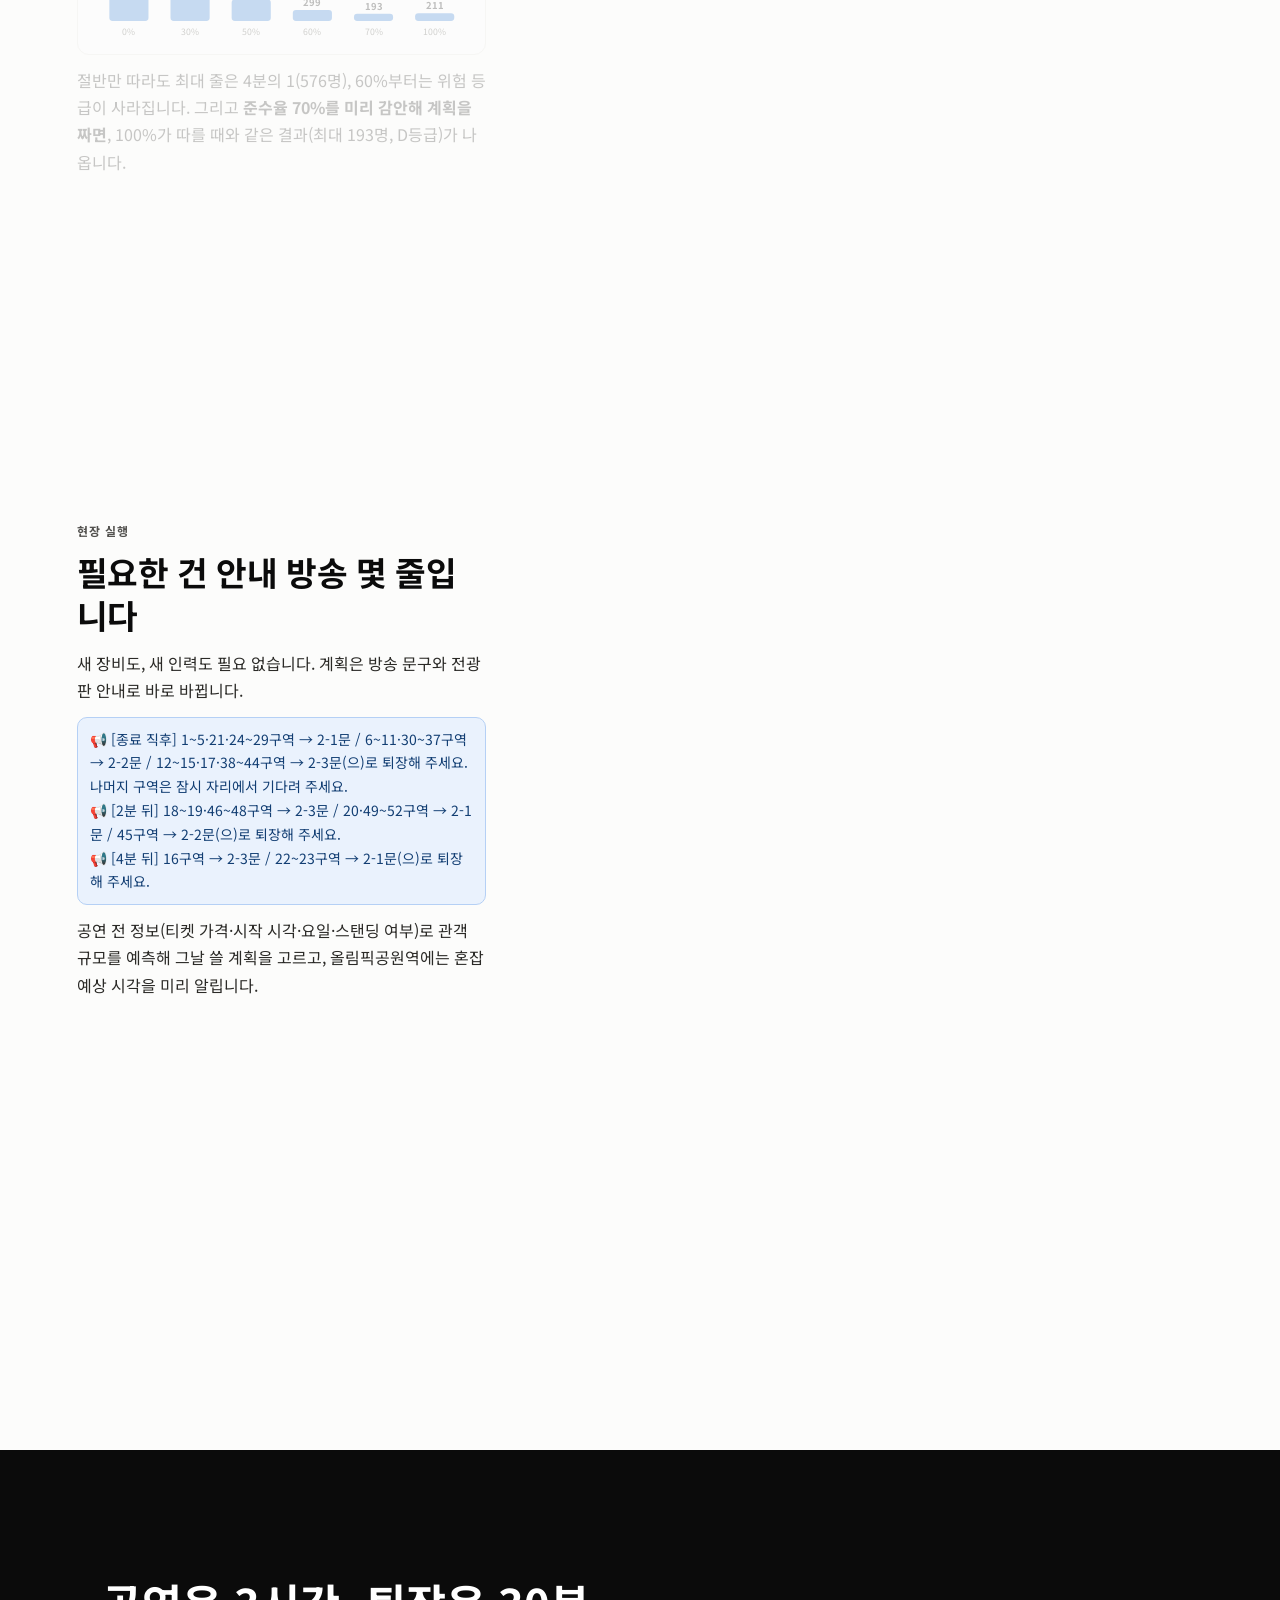
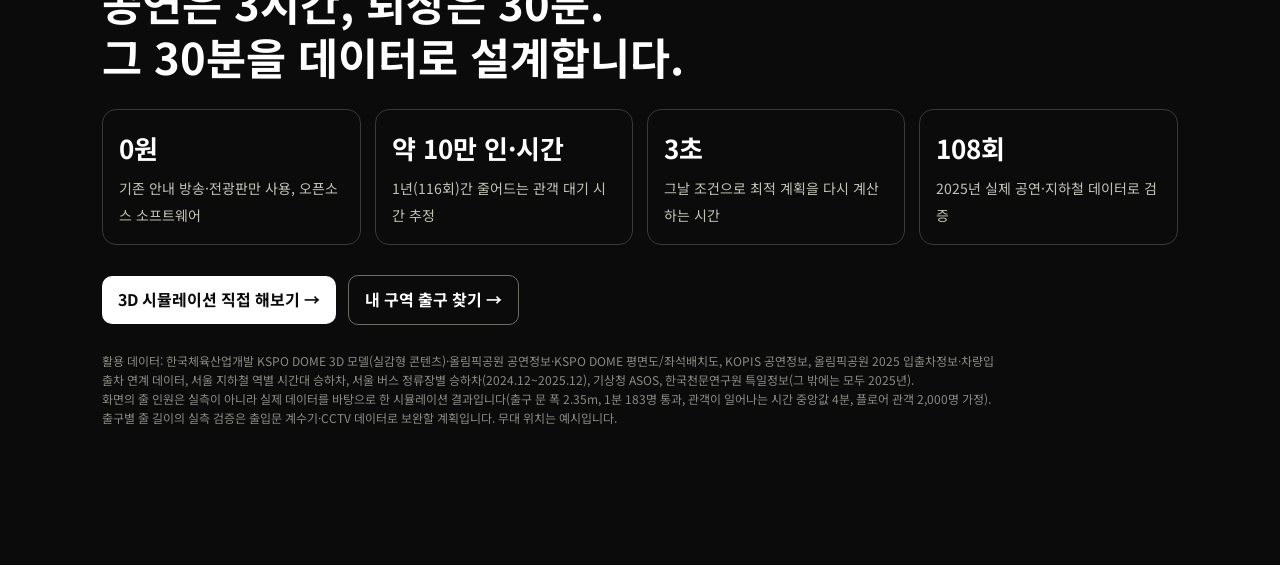
<file: story.html>
<!DOCTYPE html>
<html lang="ko">
<head>
<meta charset="utf-8">
<meta name="viewport" content="width=device-width, initial-scale=1, viewport-fit=cover">
<link rel="manifest" href="manifest.webmanifest">
<meta name="theme-color" content="#0b0b0b">
<link rel="icon" type="image/png" sizes="32x32" href="icons/favicon-32.png">
<link rel="apple-touch-icon" href="icons/apple-touch-icon.png">
<meta name="apple-mobile-web-app-capable" content="yes">
<meta name="mobile-web-app-capable" content="yes">
<meta name="apple-mobile-web-app-title" content="EXIT NAVI">
<meta name="apple-mobile-web-app-status-bar-style" content="black">

<title>1만 6천 명이 동시에 일어날 때 — KSPO DOME 퇴장 이야기</title>
<link rel="stylesheet" href="https://fonts.googleapis.com/css2?family=Noto+Sans+KR:wght@400;500;700;900&display=swap">
<style>
:root{--bg:#fcfcfb;--ink:#0b0b0b;--ink2:#52514e;--line:#e6e5e0;--soft:#f3f2ee;--red:#e34948;--blue:#2a78d6;--green:#1baf7a}
*{box-sizing:border-box}
html{scroll-behavior:smooth}
body{margin:0;background:var(--bg);color:var(--ink);font-family:'Noto Sans KR',system-ui,sans-serif;line-height:1.7}
.hero{min-height:100vh;display:flex;flex-direction:column;justify-content:center;padding:0 8vw;background:#0b0b0b;color:#fff;position:relative;overflow:hidden}
.hero h1{font-size:clamp(34px,5.4vw,68px);line-height:1.18;margin:0 0 18px;font-weight:900;letter-spacing:-1px}
.hero p{font-size:clamp(16px,1.6vw,20px);color:#c3c2b7;max-width:720px;margin:0}
.hero .meta{margin-top:28px;font-size:13px;color:#8a8983}
.hero .down{position:absolute;bottom:28px;left:8vw;font-size:13px;color:#8a8983}
.hero .num{color:#ff7b6b}
.scrolly{display:grid;grid-template-columns:minmax(320px,42%) 1fr;position:relative}
.steps{padding:0 4vw 30vh 6vw}
.step{min-height:92vh;display:flex;flex-direction:column;justify-content:center;opacity:.25;transition:opacity .4s}
.step.active{opacity:1}
.step .k{font-size:12px;font-weight:700;letter-spacing:.08em;color:var(--ink2);text-transform:uppercase;margin-bottom:8px}
.step h2{font-size:clamp(24px,2.6vw,34px);line-height:1.3;margin:0 0 14px;letter-spacing:-.4px}
.step p{font-size:16px;color:#2b2a27;margin:0 0 12px;max-width:520px}
.step .big{font-size:clamp(40px,4.6vw,60px);font-weight:900;line-height:1.05;margin:6px 0 10px;letter-spacing:-1px}
.step .src{font-size:12px;color:var(--ink2)} .step .src a{color:var(--ink2)}
.vs{display:flex;gap:16px;align-items:flex-end;margin:6px 0 12px;flex-wrap:wrap}
.vs div{background:#fff;border:1px solid var(--line);border-radius:12px;padding:10px 14px;min-width:120px}
.vs .l{font-size:12px;color:var(--ink2)} .vs .v{font-size:26px;font-weight:900}
.chart{background:#fff;border:1px solid var(--line);border-radius:12px;padding:12px 14px;margin:8px 0 12px;max-width:520px}
.chart svg{width:100%;height:auto;display:block}
.sticky{position:sticky;top:0;height:100vh;padding:18px 18px 18px 0}
.vis{position:relative;height:100%;background:#fff;border:1px solid var(--line);border-radius:16px;overflow:hidden}
.vis canvas{position:absolute;inset:0;width:100%;height:100%}
.vtag{position:absolute;left:14px;top:12px;background:rgba(255,255,255,.92);border-radius:8px;padding:5px 10px;font-weight:700;font-size:14px}
.vtag small{display:block;font-weight:400;font-size:11px;color:var(--ink2)}
.vstat{position:absolute;right:14px;top:12px;text-align:right;background:rgba(255,255,255,.92);border-radius:8px;padding:6px 10px;font-size:12px;color:var(--ink2);line-height:1.5}
.vstat b{font-size:20px;color:var(--ink)}
.vmsg{position:absolute;left:14px;right:14px;bottom:14px;display:flex;flex-direction:column;gap:6px}
.warn{background:#fdecec;border:1px solid #f3b4b3;color:#8f1d1c;border-radius:8px;padding:6px 10px;font-size:13px}
.ann{background:#eaf2fd;border:1px solid #b5d0f5;color:#123e73;border-radius:8px;padding:6px 10px;font-size:13px}
.vclock{position:absolute;left:50%;transform:translateX(-50%);bottom:14px;background:#0b0b0b;color:#fff;border-radius:999px;padding:4px 12px;font-size:12px;font-variant-numeric:tabular-nums}
.dark{background:#0b0b0b} .vis.dark canvas{filter:grayscale(1) brightness(.6) contrast(1.1)} .vis canvas{transition:filter .6s}
.end{padding:14vh 8vw;background:#0b0b0b;color:#fff}
.end h2{font-size:clamp(28px,3.4vw,44px);margin:0 0 18px;line-height:1.25}
.end .grid{display:grid;grid-template-columns:repeat(auto-fit,minmax(220px,1fr));gap:14px;margin:24px 0}
.end .card{border:1px solid #3a3936;border-radius:14px;padding:16px}
.end .card b{display:block;font-size:26px;margin-bottom:4px}
.end .card span{color:#c3c2b7;font-size:14px}
.end a.btn{display:inline-block;margin:6px 8px 0 0;padding:10px 16px;border-radius:10px;background:#fff;color:#0b0b0b;text-decoration:none;font-weight:700}
.end a.btn.ghost{background:transparent;color:#fff;border:1px solid #6b6a64}
.end .fine{color:#8a8983;font-size:12px;margin-top:26px;line-height:1.6;max-width:900px}
@media(max-width:860px){.scrolly{grid-template-columns:1fr}.sticky{position:sticky;top:0;height:52vh;padding:8px;z-index:2;background:var(--bg)}.steps{padding:0 6vw 20vh}.step{min-height:80vh}}
</style>
</head>
<body>
<a href="index.html" style="position:fixed;left:14px;top:14px;z-index:50;text-decoration:none;color:#0b0b0b;background:rgba(255,255,255,.92);border:1px solid #e6e5e0;border-radius:999px;padding:6px 12px;font:700 13px 'Noto Sans KR',sans-serif">← EXIT NAVI 홈</a>
<section class="hero">
  <h1>공연이 끝나면,<br><span class="num">1만 6천 명</span>이<br>동시에 일어납니다.</h1>
  <p>KSPO DOME에서 공연이 끝난 직후의 30분. 공공데이터로 그 30분을 다시 설계했습니다.</p>
  <div class="meta">한국체육산업개발 공공데이터 활용 경진대회 · KSPO DOME 퇴장 군중안전 시뮬레이션과 AI 기반 구역별 시차 퇴장 최적화</div>
  <div class="down">↓ 아래로 내려 읽어 주세요</div>
</section>

<div class="scrolly">
  <div class="steps">
    <div class="step" data-s="0">
      <div class="k">1992년 2월 17일</div>
      <h2>같은 장소에서, 이미 한 번 일어났습니다</h2>
      <p>지금의 KSPO DOME, 당시 올림픽체조경기장. 해외 팝그룹 공연에서 관객이 한쪽으로 몰리며 연쇄적으로 넘어졌습니다.</p>
      <div class="big">1명 사망 · 40여 명 부상</div>
      <p>국내 공연 사상 최악의 사고로 기록됐습니다.</p>
      <div class="src">출처: <a href="https://www.seoul.co.kr/news/1992/02/22/19920222010002" target="_blank">서울신문 1992.2.22</a></div>
    </div>
    <div class="step" data-s="1">
      <div class="k">오늘의 KSPO DOME</div>
      <h2>1년에 116번, 만 오천 석이 가득 찹니다</h2>
      <p>2025년에만 공연 116회. 2층 안쪽 22개 구역과 3층 바깥쪽 30개 구역, 좌석 13,948석에 스탠딩 관객까지 더해집니다.</p>
      <p>이들이 나갈 수 있는 문은 2층 정문 3곳(2-1·2-2·2-3문)의 출구 <b>9개</b>뿐입니다.</p>
    </div>
    <div class="step" data-s="2">
      <div class="k">데이터가 본 퇴장</div>
      <h2>공연이 끝나면 지하철이 먼저 압니다</h2>
      <p>공연이 끝난 뒤 2시간 동안 주변 5개 역의 승차가 평소보다 얼마나 늘었는지 108회 공연 모두 계산했습니다.</p>
      <div class="big">+6,621명</div>
      <p>공연 1회당 중앙값. 가장 많았던 날은 <b>12,298명</b>(DAY6, 2025.5.17)이었고, 그중 70%가 9호선 올림픽공원역으로 몰렸습니다.</p>
      <div class="chart" id="chHour"></div>
      <p>그리고 실제 퇴장은 공연정보(KOPIS)의 종료 시각보다 <b>약 1시간 늦게</b> 몰립니다. 앵콜과 늦은 시작 때문입니다.</p>
    </div>
    <div class="step" data-s="3">
      <div class="k">문제</div>
      <h2>모두가 가장 가까운 출구로 갑니다</h2>
      <p>평면도와 기관의 KSPO DOME 3D 모델로 경기장을 다시 그리고, 52개 구역에서 출구까지 걸어가는 길을 이었습니다.</p>
      <p>가까운 출구만 고르면 9개 출구 중 <b>2-1문 #1과 2-3문 #9</b> 두 곳에 좌석의 56%가 몰립니다.</p>
    </div>
    <div class="step" data-s="4">
      <div class="k">시뮬레이션 · 지금처럼</div>
      <h2>8분 만에, 한 출구 앞에 2,292명</h2>
      <p>5초 단위로 사람들이 일어나 걷고, 문을 통과하는 과정을 계산했습니다. 문 하나를 1분에 지날 수 있는 인원은 약 183명.</p>
      <div class="big" style="color:var(--red)">2,292명 · 12.5분</div>
      <p>가장 막히는 출구의 줄과 대기 시간입니다. 1인당 공간이 0.2㎡도 안 되는 <b>F등급(위험)</b>이 21분 넘게 이어집니다.</p>
    </div>
    <div class="step" data-s="5">
      <div class="k">원인</div>
      <h2>문이 좁아서가 아니라, 나눠 쓰지 않아서입니다</h2>
      <p>9개 출구를 고르게 쓰면 1분에 1,647명이 나갈 수 있습니다. 이론적으로는 9분이면 모두 빠져나갑니다.</p>
      <p>그런데 지금은 몇몇 출구는 텅 비고, 두 출구에만 사람이 쌓입니다. <b>용량이 아니라 배분의 문제</b>입니다.</p>
    </div>
    <div class="step" data-s="6">
      <div class="k">해결</div>
      <h2>구역마다 "어느 문으로, 언제"를 정해 줍니다</h2>
      <p>수학 최적화(MILP)로 52개 구역의 출구와 퇴장 시점을 3초 만에 계산했습니다.</p>
      <p><b>38개 구역은 바로</b>, 11개 구역은 2분 뒤, 3개 구역은 4분 뒤. 24개 구역은 덜 붐비는 출구로 안내합니다. 기다리는 구역은 출구에서 가장 먼 무대 뒤쪽입니다.</p>
    </div>
    <div class="step" data-s="7">
      <div class="k">결과</div>
      <h2>같은 1만 6천 명, 전혀 다른 30분</h2>
      <div class="vs">
        <div><div class="l">한 출구 최대 줄</div><div class="v"><span style="color:var(--red)">2,292</span> → <span style="color:var(--green)">211</span></div></div>
        <div><div class="l">1인 평균 대기</div><div class="v">4.1 → 0.9분</div></div>
        <div><div class="l">혼잡 등급</div><div class="v">F → D</div></div>
      </div>
      <p>대신 평균 3m를 더 걷고, 일부 구역은 2~4분을 자리에서 기다립니다. 서서 12분 기다리는 대신 앉아서 2분 기다리는 셈입니다.</p>
    </div>
    <div class="step" data-s="8">
      <div class="k">현실 점검</div>
      <h2>관객이 안내를 다 따르지 않는다면?</h2>
      <p>안내를 따르지 않는 관객(회색 점)은 가장 가까운 출구로 간다고 가정했습니다.</p>
      <div class="chart" id="chComp"></div>
      <p>절반만 따라도 최대 줄은 4분의 1(576명), 60%부터는 위험 등급이 사라집니다. 그리고 <b>준수율 70%를 미리 감안해 계획을 짜면</b>, 100%가 따를 때와 같은 결과(최대 193명, D등급)가 나옵니다.</p>
    </div>
    <div class="step" data-s="9">
      <div class="k">현장 실행</div>
      <h2>필요한 건 안내 방송 몇 줄입니다</h2>
      <p>새 장비도, 새 인력도 필요 없습니다. 계획은 방송 문구와 전광판 안내로 바로 바뀝니다.</p>
      <p id="annText" style="background:#eaf2fd;border:1px solid #b5d0f5;border-radius:10px;padding:10px 12px;color:#123e73;font-size:14px"></p>
      <p>공연 전 정보(티켓 가격·시작 시각·요일·스탠딩 여부)로 관객 규모를 예측해 그날 쓸 계획을 고르고, 올림픽공원역에는 혼잡 예상 시각을 미리 알립니다.</p>
    </div>
  </div>
  <div class="sticky"><div class="vis" id="vis"><canvas id="cv"></canvas>
    <div class="vtag" id="vtag"></div><div class="vstat" id="vstat"></div><div class="vmsg" id="vmsg"></div><div class="vclock" id="vclock"></div></div></div>
</div>

<section class="end">
  <h2>공연은 3시간, 퇴장은 30분.<br>그 30분을 데이터로 설계합니다.</h2>
  <div class="grid">
    <div class="card"><b>0원</b><span>기존 안내 방송·전광판만 사용, 오픈소스 소프트웨어</span></div>
    <div class="card"><b>약 10만 인·시간</b><span>1년(116회)간 줄어드는 관객 대기 시간 추정</span></div>
    <div class="card"><b>3초</b><span>그날 조건으로 최적 계획을 다시 계산하는 시간</span></div>
    <div class="card"><b>108회</b><span>2025년 실제 공연·지하철 데이터로 검증</span></div>
  </div>
  <a class="btn" href="sim.html">3D 시뮬레이션 직접 해보기 →</a> <a class="btn ghost" href="find.html">내 구역 출구 찾기 →</a>
  <p class="fine">활용 데이터: 한국체육산업개발 KSPO DOME 3D 모델(실감형 콘텐츠)·올림픽공원 공연정보·KSPO DOME 평면도/좌석배치도, KOPIS 공연정보, 올림픽공원 2025 입출차정보·차량입출차 연계 데이터, 서울 지하철 역별 시간대 승하차, 서울 버스 정류장별 승하차(2024.12~2025.12), 기상청 ASOS, 한국천문연구원 특일정보(그 밖에는 모두 2025년).<br>
  화면의 줄 인원은 실측이 아니라 실제 데이터를 바탕으로 한 시뮬레이션 결과입니다(출구 문 폭 2.35m, 1분 183명 통과, 관객이 일어나는 시간 중앙값 4분, 플로어 관객 2,000명 가정). 출구별 줄 길이의 실측 검증은 출입문 계수기·CCTV 데이터로 보완할 계획입니다. 무대 위치는 예시입니다.</p>
</section>
<script src="js/data2.js"></script>
<script>
(function(){

const D=window.KSPO2, Z=D.zones, DOORS=D.doors, CAP=D.cap_per_min;
const GATE={'2-1문':'#6250d6','2-2문':'#2a78d6','2-3문':'#d55181'}, GRAY='#9a9992';
const doorIdx={}; DOORS.forEach((d,i)=>doorIdx[d.id]=i);
const byAng=[...DOORS.keys()].sort((a,b)=>DOORS[a].ang-DOORS[b].ang);
const RING=[{r0:25,r1:42,z0:1,z1:8,base:0},{r0:45,r1:60,z0:11,z1:19,base:9}];
const R_CONC=63.5,Z_CONC=5,R_DOOR=69,PER_DOT=30,QM=3.2;
const rad=a=>a*Math.PI/180, P=(r,a,z)=>[r*Math.cos(rad(a)),r*Math.sin(rad(a)),z];
const hex2rgb=h=>{h=h.replace('#','');return [0,2,4].map(i=>parseInt(h.slice(i,i+2),16));};
const mix=(h,w,k)=>{const a=hex2rgb(h),b=hex2rgb(w);return `rgb(${a.map((v,i)=>Math.round(v+(b[i]-v)*k)).join(',')})`;};
const shade=(c,f)=>{const a=c.startsWith('#')?hex2rgb(c):c.match(/\d+/g).map(Number);return `rgb(${a.map(v=>Math.round(v*f)).join(',')})`;};
const losColor=q=>q<=142?'#1baf7a':q<=333?'#eda100':q<=500?'#eb6834':'#e34948';
const losName=q=>q<=142?'A~C 여유':q<=333?'D 혼잡':q<=500?'E 매우 혼잡':'F 위험';
const losLetter=q=>q<=83?'A':q<=111?'B':q<=143?'C':q<=333?'D':q<=500?'E':'F';
const fmt=n=>Math.round(n).toLocaleString();
const sc=k=>D.scen[k];
function qAt(k,di,t){const q=sc(k).q,i=Math.min(Math.floor(t),q.length-1),j=Math.min(i+1,q.length-1),f=t-Math.floor(t);return q[i][di]+(q[j][di]-q[i][di])*f;}
function outAt(k,di,t){const o=sc(k).out;return o[Math.min(Math.floor(t),o.length-1)][di];}
function cumOut(k,di,t){const o=sc(k).out;let c=0;const i=Math.floor(t),row=m=>di===undefined?o[m].reduce((a,b)=>a+b,0):o[m][di];
  for(let m=0;m<i&&m<o.length;m++)c+=row(m);if(i<o.length)c+=row(i)*(t-i);return c;}
const totQ=(k,t)=>DOORS.reduce((s,d,i)=>s+qAt(k,i,t),0);
const maxQ=(k,t)=>{let bi=0,bq=-1;DOORS.forEach((d,i)=>{const q=qAt(k,i,t);if(q>bq){bq=q;bi=i;}});return [bi,bq];};
const ppl=(z,f)=>z.seats+(z.ring===0?f/22:0);
function invN(p){const a=[-39.6968302866538,220.946098424521,-275.928510446969,138.357751867269,-30.6647980661472,2.50662827745924],b=[-54.4760987982241,161.585836858041,-155.698979859887,66.8013118877197,-13.2806815528857],c=[-0.00778489400243029,-0.322396458041136,-2.40075827716184,-2.54973253934373,4.37466414146497,2.93816398269878],d=[0.00778469570904146,0.32246712907004,2.445134137143,3.75440866190742],pl=0.02425;let q,r;
 if(p<pl){q=Math.sqrt(-2*Math.log(p));return(((((c[0]*q+c[1])*q+c[2])*q+c[3])*q+c[4])*q+c[5])/((((d[0]*q+d[1])*q+d[2])*q+d[3])*q+1);}
 if(p>1-pl){q=Math.sqrt(-2*Math.log(1-p));return-(((((c[0]*q+c[1])*q+c[2])*q+c[3])*q+c[4])*q+c[5])/((((d[0]*q+d[1])*q+d[2])*q+d[3])*q+1);}
 q=p-0.5;r=q*q;return(((((a[0]*r+a[1])*r+a[2])*r+a[3])*r+a[4])*r+a[5])*q/(((((b[0]*r+b[1])*r+b[2])*r+b[3])*r+b[4])*r+1);}
const lognCdf=(t,med=4,s=0.8)=>{if(t<=0)return 0;const x=Math.log(t/med)/s;return 0.5*(1+erf(x/Math.SQRT2));};
function erf(x){const s=Math.sign(x);x=Math.abs(x);const t=1/(1+0.3275911*x);return s*(1-(((((1.061405429*t-1.453152027)*t)+1.421413741)*t-0.284496736)*t+0.254829592)*t*Math.exp(-x*x));}

// ---------- 안내 방송·경고 ----------
function ranges(arr){arr=[...arr].sort((a,b)=>a-b);const out=[];let s=arr[0],p=arr[0];for(let i=1;i<=arr.length;i++){const v=arr[i];if(v===p+1){p=v;continue;}out.push(s===p?`${s}`:`${s}~${p}`);s=p=v;}return out.join('·');}
function announcements(k){const S=sc(k);if(S.method==='P0')return [];
  const groups={};Z.forEach(z=>{const dl=S.delay[z.id],g=DOORS[doorIdx[S.assign[z.id]]].gate;(groups[dl]=groups[dl]||{})[g]=(groups[dl][g]||[]).concat(z.id);});
  return Object.keys(groups).map(Number).sort((a,b)=>a-b).map(dl=>({t:dl,text:(dl===0?'[종료 직후] ':`[${dl}분 뒤] `)+Object.entries(groups[dl]).map(([g,zz])=>`${ranges(zz)}구역 → ${g}`).join(' / ')+(dl===0?'(으)로 퇴장해 주세요. 나머지 구역은 잠시 자리에서 기다려 주세요.':'(으)로 퇴장해 주세요.')}));}
function warnings(k,t){const S=sc(k),out=[];DOORS.forEach((d,i)=>{const q=qAt(k,i,t);if(q<=333)return;
  const pos=byAng.indexOf(i),nb=[byAng[(pos+1)%9],byAng[(pos+8)%9]].sort((a,b)=>qAt(k,a,t)-qAt(k,b,t))[0];
  const zz=Z.filter(z=>S.assign[z.id]===d.id).sort((a,b)=>Math.abs(((b.ang-d.ang+540)%360)-180)-Math.abs(((a.ang-d.ang+540)%360)-180)).slice(0,4).map(z=>z.id);
  out.push({q,html:`⚠ <b>${d.gate} ${d.id.replace('방풍실','#').replace('##','#')} ${losName(q)}</b> · 줄 ${fmt(q)}명, 대기 약 ${(q/CAP).toFixed(0)}분 → 권장: ${ranges(zz)}구역을 ${DOORS[nb].gate} ${DOORS[nb].id.replace('방풍실','')}(줄 ${fmt(qAt(k,nb,t))}명)으로 우회 안내`});});
  return out.sort((a,b)=>b.q-a.q).slice(0,2);}

// ---------- 3D 렌더러 ----------
const cam={yaw:0,pitch:0.98,zoom:1};
function View(canvas,opt){
  const ctx=canvas.getContext('2d');let W=0,H=0,dpr=1;const self={key:opt.key,sels:[],sel:null,showRoutes:false,showFlow:true,hits:[],cam:opt.cam||cam};
  self.resize=()=>{dpr=window.devicePixelRatio||1;const b=canvas.getBoundingClientRect();W=b.width;H=b.height;canvas.width=W*dpr;canvas.height=H*dpr;ctx.setTransform(dpr,0,0,dpr,0,0);};
  function proj(x,y,z){const c=self.cam,cy=Math.cos(c.yaw),sy=Math.sin(c.yaw),X=x*cy-y*sy,Y=x*sy+y*cy,Zz=z-6,cp=Math.cos(c.pitch),sp=Math.sin(c.pitch);
    const up=Y*sp+Zz*cp,depth=Y*cp-Zz*sp,d=230+depth,f=Math.min(W*0.95,H*1.1)*1.32*c.zoom*(opt.scale||1);return [W/2+X*f/d,H*0.55-up*f/d,d];}
  self.proj=proj;
  const isSel=(type,id)=>self.sels.some(x=>x.type===type&&x.id===id);
  self.isSel=isSel;
  let flowKey=null,dots=[];
  function routePts(z,door){const R=RING[z.ring],d=DOORS[doorIdx[door]];const pts=[P((R.r0+R.r1)/2,z.ang,(R.z0+R.z1)/2+0.5),P(R_CONC,z.ang,Z_CONC+0.4)];
    const diff=((d.ang-z.ang+540)%360)-180,n=Math.max(2,Math.ceil(Math.abs(diff)/3));for(let k=1;k<=n;k++)pts.push(P(R_CONC,z.ang+diff*k/n,Z_CONC+0.4));
    pts.push(P(R_DOOR,d.ang,Z_CONC+0.4));pts.push(P(R_DOOR+7,d.ang,Z_CONC+0.4));const cum=[0];
    for(let i=1;i<pts.length;i++){const a=pts[i-1],b=pts[i];cum.push(cum[i-1]+Math.hypot(b[0]-a[0],b[1]-a[1],b[2]-a[2]));}
    return {pts,cum,doorLen:cum[cum.length-2],total:cum[cum.length-1],di:doorIdx[door],gate:d.gate};}
  function at(p,L){L=Math.max(0,Math.min(p.total,L));let i=1;while(i<p.cum.length-1&&p.cum[i]<L)i++;const a=p.pts[i-1],b=p.pts[i],f=(L-p.cum[i-1])/Math.max(1e-9,p.cum[i]-p.cum[i-1]);return [a[0]+(b[0]-a[0])*f,a[1]+(b[1]-a[1])*f,a[2]+(b[2]-a[2])*f];}
  function buildDots(){const S=sc(self.key),c=S.c/100;dots=[];
    const add=(z,door,dl,n,walk,gray)=>{const path=routePts(z,door);const m=Math.max(0,Math.round(n/PER_DOT));
      for(let k=0;k<m;k++){const u=(k+0.5)/m,leave=dl+4*Math.exp(0.8*invN(u)),ta=leave+walk,wait=qAt(self.key,path.di,Math.min(D.tmax,ta))/CAP;dots.push({path,leave,ta,te:ta+wait,walk,gray,jit:Math.sin(z.id*91.7+k*12.9+(gray?7:0))*0.5});}};
    Z.forEach(z=>{const n=ppl(z,S.floor);add(z,S.assign[z.id],S.delay[z.id],n*c,S.walk[z.id],false);if(c<1)add(z,D.scen['P0_'+S.floor+'_100'].assign[z.id],0,n*(1-c),S.walknear[z.id],true);});flowKey=self.key;}
  self.draw=(t)=>{if(!W)return;ctx.clearRect(0,0,W,H);const S=sc(self.key),polys=[];
    const poly=(pts,fill,stroke,id,lw)=>{const p=pts.map(q=>proj(...q));return {p,fill,stroke,id,lw:lw||0.6,depth:p.reduce((s,q)=>s+q[2],0)/p.length};};
    // 바닥, 플로어 관객 영역, 무대(예시)
    const fl=[];for(let a=0;a<360;a+=8)fl.push(P(23,a,0));polys.push(Object.assign(poly(fl,'#efeee9','#d9d8d2',null),{depth:9999}));
    const st=[P(14,240,0),P(22,240,0),P(22,300,0),P(14,300,0)];polys.push(Object.assign(poly(st,'#3a3936',null,null),{depth:9998}));
    const stTop=[P(14,240,2.5),P(22,240,2.5),P(22,300,2.5),P(14,300,2.5)];polys.push(Object.assign(poly(stTop,'#55534e','#2b2a27',null),{depth:9997}));
    for(let a=0;a<360;a+=10)polys.push(poly([P(R_CONC-1.5,a,Z_CONC),P(R_CONC+1.5,a,Z_CONC),P(R_CONC+1.5,a+10,Z_CONC),P(R_CONC-1.5,a+10,Z_CONC)],'#e9e7e1',null,null));
    Z.forEach(z=>{const R=RING[z.ring],door=S.assign[z.id],col=GATE[DOORS[doorIdx[door]].gate],dl=S.delay[z.id];
      const rem=1-lognCdf(t-dl),sel=isSel('zone',z.id),k=(1-rem)*0.82,top=mix(col,'#ffffff',k),wall=shade(mix(col,'#ffffff',k),0.8),n=4,da=(z.a1-z.a0)/n;
      for(let i=0;i<n;i++){const a=z.a0+da*i,b=a+da;
        polys.push(poly([P(R.r0,a,R.z0),P(R.r1,a,R.z1),P(R.r1,b,R.z1),P(R.r0,b,R.z0)],top,sel?'#0b0b0b':'rgba(255,255,255,.7)',{type:'zone',id:z.id},sel?2:0.6));
        polys.push(poly([P(R.r1,a,R.z1),P(R.r1,a,R.base),P(R.r1,b,R.base),P(R.r1,b,R.z1)],wall,'rgba(255,255,255,.5)',{type:'zone',id:z.id}));}
      polys.push(poly([P(R.r0,z.a0,R.z0),P(R.r0,z.a0,R.base),P(R.r0,z.a1,R.base),P(R.r0,z.a1,R.z0)],wall,'rgba(255,255,255,.5)',{type:'zone',id:z.id}));});
    DOORS.forEach((d,i)=>{const q=qAt(self.key,i,t),h=2+q/2811*32,col=losColor(q),sel=isSel('door',d.id),a=d.ang,wa=1.1,r0=R_DOOR-1.2,r1=R_DOOR+1.2;
      const c=[P(r0,a-wa,Z_CONC),P(r1,a-wa,Z_CONC),P(r1,a+wa,Z_CONC),P(r0,a+wa,Z_CONC)],u=c.map(p=>[p[0],p[1],Z_CONC+h]),stc=sel?'#0b0b0b':'rgba(0,0,0,.25)',id={type:'door',id:d.id};
      for(let k=0;k<4;k++){const k2=(k+1)%4;polys.push(poly([c[k],c[k2],u[k2],u[k]],shade(col,0.78+0.06*k),stc,id,sel?2:0.6));}polys.push(poly(u,col,stc,id,sel?2:0.6));});
    polys.sort((a,b)=>b.depth-a.depth);self.hits=[];
    polys.forEach(o=>{ctx.beginPath();o.p.forEach((q,i)=>i?ctx.lineTo(q[0],q[1]):ctx.moveTo(q[0],q[1]));ctx.closePath();ctx.fillStyle=o.fill;ctx.fill();if(o.stroke){ctx.strokeStyle=o.stroke;ctx.lineWidth=o.lw;ctx.stroke();}if(o.id)self.hits.push(o);});
    // 플로어 관객 점 (안쪽 구역 평균 남은 비율만큼)
    const inner=Z.filter(z=>z.ring===0),remF=inner.reduce((s,z)=>s+(1-lognCdf(t-S.delay[z.id])),0)/inner.length;
    const N0=Math.round(S.floor/PER_DOT);ctx.fillStyle='rgba(82,81,78,.55)';for(let k=0;k<N0;k++){const h=(Math.sin(k*12.9898)*43758.5453)%1,hh=h<0?h+1:h;if(hh>remF)continue;const a=(k*137.508)%360,r=3+19.5*Math.sqrt((k+0.5)/N0);if(a>236&&a<304&&r>12.5)continue;const p=proj(...P(r,a,0.3));ctx.beginPath();ctx.arc(p[0],p[1],1.6,0,Math.PI*2);ctx.fill();}
    // 경로
    const rz=self.showRoutes?Z:Z.filter(z=>isSel('zone',z.id)||isSel('door',S.assign[z.id]));
    rz.forEach(z=>{const p=routePts(z,S.assign[z.id]),pp=p.pts.slice(0,-1).map(q=>proj(...q));ctx.beginPath();pp.forEach((q,i)=>i?ctx.lineTo(q[0],q[1]):ctx.moveTo(q[0],q[1]));
      ctx.strokeStyle=GATE[p.gate];ctx.lineWidth=self.showRoutes&&!isSel('zone',z.id)&&!isSel('door',S.assign[z.id])?1.2:3;ctx.globalAlpha=self.showRoutes?0.75:1;ctx.stroke();ctx.globalAlpha=1;});
    // 사람 흐름
    if(self.showFlow){if(flowKey!==self.key)buildDots();ctx.save();
      dots.forEach(o=>{if(t<o.leave)return;let pos,al=0.95,r=3;
        if(t<o.ta)pos=at(o.path,o.path.doorLen*(t-o.leave)/o.walk);else if(t<o.te){pos=at(o.path,o.path.doorLen-(o.te-t)*QM);r=3.3;}
        else{const f=(t-o.te)/0.6;if(f>1)return;pos=at(o.path,o.path.doorLen+(o.path.total-o.path.doorLen)*f);al=0.95*(1-f);}
        const p=proj(pos[0]+o.jit,pos[1]-o.jit,pos[2]);ctx.globalAlpha=al;ctx.fillStyle=o.gray?GRAY:GATE[o.path.gate];ctx.beginPath();ctx.arc(p[0],p[1],r*Math.min(1.4,self.cam.zoom)*(opt.dot||1),0,Math.PI*2);ctx.fill();ctx.lineWidth=0.6;ctx.strokeStyle='rgba(255,255,255,.9)';ctx.stroke();});
      ctx.restore();}
    // 돔 지붕 윤곽
    ctx.save();ctx.strokeStyle='rgba(82,81,78,.16)';ctx.lineWidth=1;ctx.beginPath();for(let a=0;a<=360;a+=6){const p=proj(...P(72,a,26));a?ctx.lineTo(p[0],p[1]):ctx.moveTo(p[0],p[1]);}ctx.stroke();
    for(let a=0;a<360;a+=45){ctx.beginPath();for(let k=0;k<=10;k++){const th=k/10*Math.PI/2,p=proj(...P(72*Math.cos(th),a,26+16*Math.sin(th)));k?ctx.lineTo(p[0],p[1]):ctx.moveTo(p[0],p[1]);}ctx.stroke();}ctx.restore();
    // 라벨
    ctx.textAlign='center';ctx.textBaseline='middle';
    if(opt.labels!==false)Z.forEach(z=>{const R=RING[z.ring],p=proj(...P((R.r0+R.r1)/2,z.ang,(R.z0+R.z1)/2+0.4));ctx.font='600 10px "Noto Sans KR",sans-serif';ctx.fillStyle='rgba(11,11,11,.8)';ctx.fillText(z.id,p[0],p[1]);
      const dl=S.delay[z.id];if(dl>0){ctx.font='700 10px "Noto Sans KR",sans-serif';ctx.fillStyle=t<dl?'#0b0b0b':'#8a8983';ctx.fillText((t<dl?'대기 ':'')+'+'+dl+'분',p[0],p[1]+11);}});
    const sp=proj(...P(18,270,3));ctx.font='600 11px "Noto Sans KR",sans-serif';ctx.fillStyle='#fff';ctx.fillText('무대(예시)',sp[0],sp[1]);
    DOORS.forEach((d,i)=>{const q=qAt(self.key,i,t),h=2+q/2811*32,p=proj(...P(R_DOOR,d.ang,Z_CONC+h)),fl2=outAt(self.key,i,t);
      const txt=d.id.replace('방풍실','')+(q>=20?' · 줄 '+fmt(q)+'명':(fl2>0&&opt.labels!==false?' · 통과 '+fl2+'/분':''));ctx.font=`700 ${opt.small?10:11}px "Noto Sans KR",sans-serif`;ctx.fillStyle='#0b0b0b';
      const side=Math.cos(rad(d.ang))>=0.35?1:Math.cos(rad(d.ang))<=-0.35?-1:0;
      if(side===0){ctx.textAlign='center';ctx.fillText(txt,p[0]+((i%3)-1)*18,p[1]-10-(i%3)*16);}else{const pb=proj(...P(R_DOOR,d.ang,Z_CONC+1));ctx.textAlign=side>0?'left':'right';ctx.fillText(txt,pb[0]+side*14,pb[1]);}ctx.textAlign='center';});
    [['2-1문',177,82],['2-2문',90,102],['2-3문',2,82]].forEach(([g,a,r])=>{const p=proj(...P(r,a,0));ctx.font='700 13px "Noto Sans KR",sans-serif';ctx.fillStyle=GATE[g];ctx.fillText(g,p[0],p[1]);});
    const [wi,wq]=maxQ(self.key,t);
    if(wq>=20){const d=DOORS[wi],h=2+wq/2811*32,p=proj(...P(R_DOOR,d.ang,Z_CONC+h)),b=proj(...P(R_DOOR,d.ang,Z_CONC));ctx.save();ctx.strokeStyle=wq>333?'#e34948':'#0b0b0b';ctx.lineWidth=2.5;ctx.beginPath();ctx.ellipse(b[0],b[1],22,10,0,0,Math.PI*2);ctx.stroke();
      const tx='가장 막힘',y=p[1]-(Math.abs(Math.cos(rad(d.ang)))<0.35?72:36);ctx.font='700 12px "Noto Sans KR",sans-serif';const w=ctx.measureText(tx).width+14;ctx.fillStyle=wq>333?'#e34948':'#0b0b0b';ctx.beginPath();ctx.roundRect?ctx.roundRect(p[0]-w/2,y-10,w,20,6):ctx.rect(p[0]-w/2,y-10,w,20);ctx.fill();
      ctx.beginPath();ctx.moveTo(p[0]-5,y+10);ctx.lineTo(p[0]+5,y+10);ctx.lineTo(p[0],y+16);ctx.fill();ctx.fillStyle='#fff';ctx.fillText(tx,p[0],y+1);ctx.restore();}
  };
  function pip(x,y,p){let c=false;for(let i=0,j=p.length-1;i<p.length;j=i++){const xi=p[i][0],yi=p[i][1],xj=p[j][0],yj=p[j][1];if(((yi>y)!==(yj>y))&&(x<(xj-xi)*(y-yi)/(yj-yi)+xi))c=!c;}return c;}
  self.pick=(x,y)=>{for(let i=self.hits.length-1;i>=0;i--)if(pip(x,y,self.hits[i].p))return self.hits[i].id;return null;};
  // 회전·확대·클릭
  let drag=false,moved=0,lx=0,ly=0;const pts=new Map();let p0=0,z0=1;
  canvas.addEventListener('pointerdown',e=>{canvas.setPointerCapture(e.pointerId);pts.set(e.pointerId,[e.clientX,e.clientY]);drag=true;moved=0;lx=e.clientX;ly=e.clientY;if(pts.size===2){const [a,b]=[...pts.values()];p0=Math.hypot(a[0]-b[0],a[1]-b[1]);z0=self.cam.zoom;}});
  canvas.addEventListener('pointermove',e=>{if(!drag)return;pts.set(e.pointerId,[e.clientX,e.clientY]);
    if(pts.size===2){const [a,b]=[...pts.values()];self.cam.zoom=Math.max(.5,Math.min(3,z0*Math.hypot(a[0]-b[0],a[1]-b[1])/p0));moved+=10;opt.onchange();return;}
    const dx=e.clientX-lx,dy=e.clientY-ly;lx=e.clientX;ly=e.clientY;moved+=Math.abs(dx)+Math.abs(dy);self.cam.yaw+=dx*0.008;self.cam.pitch=Math.max(0.3,Math.min(1.5,self.cam.pitch+dy*0.006));opt.onchange();});
  const up=e=>{pts.delete(e.pointerId);if(pts.size===0){drag=false;if(moved<5&&opt.onpick){const r=canvas.getBoundingClientRect();opt.onpick(self.pick(e.clientX-r.left,e.clientY-r.top));}}};
  canvas.addEventListener('pointerup',up);canvas.addEventListener('pointercancel',up);
  canvas.addEventListener('wheel',e=>{e.preventDefault();self.cam.zoom=Math.max(.5,Math.min(3,self.cam.zoom*Math.exp(-e.deltaY*0.0012)));opt.onchange();},{passive:false});
  return self;
}

// ================= 스토리 =================
const camS={yaw:0,pitch:1.02,zoom:1};
const view=View(document.getElementById('cv'),{key:'P0_2000_100',cam:camS,labels:true,onchange:()=>render()});
view.showFlow=true;
const STEPS=[
 {key:'P0_2000_100',t:[0,0],tag:'1992년 2월 · 올림픽체조경기장',sub:'지금의 KSPO DOME',flow:false,pitch:1.25,yaw:0.0,zoom:0.92,dim:true},
 {key:'P0_2000_100',t:[0,0],tag:'KSPO DOME',sub:'구역 52개 · 출구 9개 · 좌석 13,948석',flow:false,pitch:0.98,yaw:-0.5,zoom:1.0,spin:true},
 {key:'P0_2000_100',t:[0,0],tag:'공연 종료 직전',sub:'2025년 공연 108회의 지하철 데이터',flow:false,pitch:1.1,yaw:0,zoom:1.0},
 {key:'P0_2000_100',t:[0,0],tag:'지금처럼 · 가장 가까운 출구',sub:'52개 구역 → 출구 경로',routes:true,flow:false,pitch:1.45,yaw:0,zoom:1.0},
 {key:'P0_2000_100',t:[0,9],tag:'지금처럼',sub:'각자 가장 가까운 출구로 동시에 퇴장',flow:true,pitch:0.98,yaw:0,zoom:1.0,warn:true},
 {key:'P0_2000_100',t:[9,9],tag:'지금처럼 · 공연 후 9분',sub:'#1·#9만 막히고 나머지 출구는 여유',flow:true,pitch:1.2,yaw:0,zoom:1.05,warn:true},
 {key:'P4_2000_100',t:[0,0],tag:'최적 계획',sub:'구역별 출구 안내 + 2~4분 시차',routes:true,flow:false,pitch:1.45,yaw:0,zoom:1.0},
 {key:'P4_2000_100',t:[0,9],tag:'최적 계획',sub:'같은 15,948명, 같은 9개 출구',flow:true,pitch:0.98,yaw:0,zoom:1.0,ann:true},
 {key:'P4_2000_70',t:[0,9],tag:'최적 계획 · 70%만 따를 때',sub:'회색 점 = 안내를 따르지 않은 관객',flow:true,pitch:0.98,yaw:0,zoom:1.0},
 {key:'P4_2000_100',t:[0,5],tag:'최적 계획 · 안내 방송',sub:'종료 직후 · 2분 뒤 · 4분 뒤',flow:true,pitch:1.05,yaw:0.3,zoom:1.0,ann:true},
];
let cur=-1,tNow=0,anim=null,spinT=0;
function lerp(a,b,f){return a+(b-a)*f;}
function setStep(i){if(i===cur)return;cur=i;const s=STEPS[i];view.key=s.key;view.showRoutes=!!s.routes;view.showFlow=s.flow;
  document.getElementById('vis').classList.toggle('dark',!!s.dim);
  const c0={...camS},t0=s.t[0],t1=s.t[1],start=performance.now(),camDur=900,tDur=Math.max(0,(t1-t0))*900;
  if(anim)cancelAnimationFrame(anim);
  const step=now=>{const e=Math.max(0,now-start),f=Math.min(1,e/camDur),ease=1-Math.pow(1-f,3);
    camS.pitch=lerp(c0.pitch,s.pitch,ease);camS.zoom=lerp(c0.zoom,s.zoom,ease);if(!s.spin)camS.yaw=lerp(c0.yaw,s.yaw,ease);
    if(s.spin){spinT+=0.004;camS.yaw=s.yaw+Math.sin(spinT)*0.6;}
    const hold=1800,cyc=tDur+hold,le=tDur>0?e%cyc:0; // 끝까지 재생 → 1.8초 멈춤 → 처음부터 반복
    tNow=tDur>0?lerp(t0,t1,Math.min(1,le/tDur)):t0;render();
    if(e<camDur||tDur>0||s.spin)anim=requestAnimationFrame(step);};
  anim=requestAnimationFrame(step);
  document.querySelectorAll('.step').forEach((el,k)=>el.classList.toggle('active',k===i));}
function render(){const s=STEPS[cur]||STEPS[0];view.draw(tNow);
  document.getElementById('vtag').innerHTML=`${s.tag}<small>${s.sub}</small>`;
  const [wi,wq]=maxQ(view.key,tNow),ex=cumOut(view.key,undefined,tNow),tot=sc(view.key).summary.total;
  document.getElementById('vstat').innerHTML=tNow>0.05?`가장 긴 줄 <b style="color:${losColor(wq)}">${fmt(wq)}명</b><br>나간 사람 ${Math.round(ex/tot*100)}%<br><span style="font-size:11px;opacity:.7">공연 후 처음 ${s.t[1]}분 장면 반복</span>`:'';
  document.getElementById('vclock').textContent=tNow>0.05?`공연 끝난 뒤 ${Math.floor(tNow)}분 ${String(Math.round((tNow%1)*60)).padStart(2,'0')}초`:'';
  let msg='';if(s.warn)msg+=warnings(view.key,tNow).slice(0,1).map(w=>`<div class="warn">${w.html}</div>`).join('');
  if(s.ann){const a=announcements(view.key).filter(x=>tNow>=x.t&&tNow<x.t+2.2).slice(-1);msg+=a.map(x=>`<div class="ann">📢 ${x.text}</div>`).join('');}
  document.getElementById('vmsg').innerHTML=msg;document.getElementById('vclock').style.display=msg?'none':'block';}
// 본문 차트 (SVG)
function bars(el,items,opt){const W=480,H=(opt.h||150)+14,L=opt.l||8,T=40,B=26,max=opt.max||Math.max(...items.map(d=>d.v)),bw=(W-L-8)/items.length;
  let s=`<svg viewBox="0 0 ${W} ${H}"><text x="${L}" y="14" font-size="12" fill="#52514e">${opt.title}</text>`;
  items.forEach((d,i)=>{const h=(H-T-B)*d.v/max,x=L+i*bw+bw*0.18,w=bw*0.64,y=H-B-h;
    s+=`<rect x="${x}" y="${y}" width="${w}" height="${h}" rx="4" fill="${d.c||'#2a78d6'}"/><text x="${x+w/2}" y="${y-5}" font-size="12" text-anchor="middle" fill="#0b0b0b" font-weight="700">${d.lab||d.v}</text>
      <text x="${x+w/2}" y="${H-8}" font-size="11" text-anchor="middle" fill="#52514e">${d.x}</text>`;});
  el.innerHTML=s+'</svg>';}
bars(document.getElementById('chHour'),[{x:'종료 1시간 전',v:8,lab:'8%',c:'#c3c2b7'},{x:'종료 시간대',v:18,lab:'18%',c:'#86b6ef'},{x:'종료 후 1시간대',v:58,lab:'58%',c:'#2a78d6'},{x:'종료 후 2시간대',v:16,lab:'16%',c:'#86b6ef'}],{title:'공연 후 지하철 초과 승차가 몰리는 시간대 (하반기 57회 평균)'});
const comp=[0,30,50,60,70,100].map(c=>({x:c+'%',v:{0:2292,30:1216,50:576,60:299,70:193,100:211}[c]})); // out/S12-1 순응률별 효과comp.forEach(d=>{d.c=losColor(d.v);d.lab=fmt(d.v);});
bars(document.getElementById('chComp'),comp,{title:'안내를 따르는 비율별 한 출구 최대 줄 (명)',h:160});
document.getElementById('annText').innerHTML=announcements('P4_2000_100').map(a=>'📢 '+a.text).join('<br>');
// 스크롤 감지
const io=new IntersectionObserver(es=>{es.forEach(e=>{if(e.isIntersecting)setStep(+e.target.dataset.s);});},{rootMargin:'-45% 0px -45% 0px'});
document.querySelectorAll('.step').forEach(el=>io.observe(el));
const rs=()=>{view.resize();render();};window.addEventListener('resize',rs);
setStep(0);rs();
window.__s={setStep};
})();
</script>
<script src="js/pwa.js?v=2"></script>
</body>
</html>
</file>
<file: css/site.css>
:root{--bg:#fcfcfb;--ink:#0b0b0b;--ink2:#52514e;--ink3:#8a8983;--line:#e6e5e0;--soft:#f3f2ee;--red:#e34948;--blue:#2a78d6;--green:#1baf7a;--amber:#eda100;--orange:#eb6834}
*{box-sizing:border-box}
html{scroll-behavior:smooth}
body{margin:0;background:var(--bg);color:var(--ink);font-family:'Noto Sans KR',system-ui,-apple-system,'Malgun Gothic',sans-serif;line-height:1.7;-webkit-font-smoothing:antialiased}
a{color:inherit}
img{max-width:100%;display:block}

/* nav */
.nav{position:sticky;top:0;z-index:40;background:rgba(252,252,251,.92);backdrop-filter:blur(8px);border-bottom:1px solid var(--line)}
.nav .in{max-width:1180px;margin:0 auto;display:flex;align-items:center;gap:22px;padding:0 24px;height:60px}
.logo{display:flex;align-items:center;gap:9px;text-decoration:none;font-weight:900;letter-spacing:-.3px;font-size:18px}
.logo i{width:26px;height:26px;border-radius:7px;background:var(--ink);display:grid;place-items:center;color:#fff;font-style:normal;font-size:14px}
.logo small{font-weight:500;font-size:12px;color:var(--ink2);letter-spacing:0}
.nav .links{display:flex;gap:4px;margin-left:auto}
.nav .links a{text-decoration:none;font-size:14px;font-weight:500;color:var(--ink2);padding:7px 12px;border-radius:8px}
.nav .links a:hover{background:var(--soft);color:var(--ink)}
.nav .links a.on{color:var(--ink);background:var(--soft);font-weight:700}
.nav .menu{display:none;margin-left:auto;border:1px solid var(--line);background:#fff;border-radius:8px;padding:6px 10px;font:inherit;font-size:14px}
@media(max-width:820px){.nav .links{display:none;position:absolute;top:60px;left:0;right:0;flex-direction:column;background:#fff;border-bottom:1px solid var(--line);padding:8px 16px}.nav .links.open{display:flex}.nav .menu{display:block}}

.wrap{max-width:1180px;margin:0 auto;padding:0 24px}
section{padding:84px 0}
.eyebrow{font-size:12px;font-weight:700;letter-spacing:.1em;color:var(--ink2);text-transform:uppercase;margin:0 0 10px}
h1,h2,h3{letter-spacing:-.5px;line-height:1.25}
h2.t{font-size:clamp(26px,3vw,38px);margin:0 0 14px}
p.lead{font-size:17px;color:var(--ink2);max-width:760px;margin:0 0 28px}
.btn{display:inline-flex;align-items:center;gap:6px;padding:12px 18px;border-radius:10px;background:var(--ink);color:#fff;text-decoration:none;font-weight:700;font-size:15px;border:1px solid var(--ink)}
.btn.ghost{background:transparent;color:inherit;border-color:currentColor}
.btn.light{background:#fff;color:var(--ink);border-color:#fff}
.btns{display:flex;flex-wrap:wrap;gap:10px}

/* hero */
.hero{background:#0b0b0b;color:#fff;padding:96px 0 0;overflow:hidden}
.hero .grid{display:grid;grid-template-columns:1.05fr 1fr;gap:40px;align-items:center}
.hero h1{font-size:clamp(34px,4.8vw,60px);font-weight:900;margin:0 0 18px;letter-spacing:-1.2px}
.hero h1 em{font-style:normal;color:#ff7b6b}
.hero p{color:#c3c2b7;font-size:17px;max-width:560px;margin:0 0 28px}
.hero .tag{display:inline-block;border:1px solid #3a3936;border-radius:999px;padding:4px 12px;font-size:12px;color:#c3c2b7;margin-bottom:22px}
.hero .shot{border-radius:16px 16px 0 0;overflow:hidden;border:1px solid #2a2927;border-bottom:0;box-shadow:0 30px 80px rgba(0,0,0,.5)}
.kpis{display:grid;grid-template-columns:repeat(4,1fr);gap:0;border-top:1px solid #2a2927;margin-top:64px}
.kpi{padding:26px 22px;border-right:1px solid #2a2927}
.kpi:last-child{border-right:0}
.kpi .l{font-size:13px;color:#a5a49c}
.kpi .v{font-size:clamp(24px,2.6vw,34px);font-weight:900;letter-spacing:-.8px;line-height:1.2;margin-top:4px;font-variant-numeric:tabular-nums}
.kpi .v s{color:#77766f;font-weight:500;text-decoration:none;font-size:.62em;margin-right:6px}
.kpi .d{font-size:12px;color:#8a8983;margin-top:2px}
@media(max-width:900px){.hero .grid{grid-template-columns:1fr}.kpis{grid-template-columns:repeat(2,1fr)}.kpi:nth-child(2){border-right:0}.kpi:nth-child(-n+2){border-bottom:1px solid #2a2927}}

/* cards */
.cards{display:grid;grid-template-columns:repeat(auto-fit,minmax(250px,1fr));gap:16px}
.card{background:#fff;border:1px solid var(--line);border-radius:16px;padding:22px}
.card h3{font-size:18px;margin:6px 0 8px}
.card p{margin:0;color:var(--ink2);font-size:15px}
.card .n{font-size:12px;font-weight:700;color:var(--ink3)}
a.card{text-decoration:none;display:flex;flex-direction:column;transition:border-color .2s,transform .2s}
a.card:hover{border-color:var(--ink2);transform:translateY(-2px)}
a.card .go{margin-top:auto;padding-top:14px;font-weight:700;font-size:14px}
a.card img{border-radius:10px;border:1px solid var(--line);margin:-6px -6px 14px;width:calc(100% + 12px);aspect-ratio:16/9;object-fit:cover}

.problem{display:grid;grid-template-columns:1fr 1fr;gap:40px;align-items:center}
.stat-big{font-size:clamp(56px,7vw,92px);font-weight:900;letter-spacing:-2px;line-height:1}
.stat-big small{font-size:.32em;letter-spacing:0;font-weight:700;color:var(--ink2);margin-left:6px}
.facts{display:grid;gap:14px;margin-top:22px}
.fact{display:flex;gap:14px;align-items:baseline;border-top:1px solid var(--line);padding-top:14px}
.fact b{font-size:22px;min-width:120px;font-variant-numeric:tabular-nums}
.fact span{color:var(--ink2);font-size:15px}
@media(max-width:860px){.problem{grid-template-columns:1fr}}

.steps{counter-reset:s;display:grid;grid-template-columns:repeat(4,1fr);gap:16px}
.steps .card{position:relative}
.steps .card::before{counter-increment:s;content:counter(s);display:grid;place-items:center;width:30px;height:30px;border-radius:50%;background:var(--ink);color:#fff;font-weight:700;font-size:14px;margin-bottom:8px}
@media(max-width:900px){.steps{grid-template-columns:1fr 1fr}}
@media(max-width:520px){.steps{grid-template-columns:1fr}}

table.t{width:100%;border-collapse:collapse;font-size:15px;background:#fff;border:1px solid var(--line);border-radius:12px;overflow:hidden}
table.t th,table.t td{padding:11px 14px;border-bottom:1px solid var(--line);text-align:left;vertical-align:top}
table.t th{background:var(--soft);font-size:13px;color:var(--ink2);font-weight:700}
table.t td.num,table.t th.num{text-align:right;font-variant-numeric:tabular-nums;white-space:nowrap}
table.t tr:last-child td{border-bottom:0}
table.t tr.best td{font-weight:700;background:#f2f8ff}
.tbl{overflow-x:auto}

.fig{background:#fff;border:1px solid var(--line);border-radius:14px;padding:12px;margin:0}
.fig figcaption{font-size:13px;color:var(--ink2);padding:10px 4px 2px}
.two{display:grid;grid-template-columns:1fr 1fr;gap:16px}
@media(max-width:860px){.two{grid-template-columns:1fr}}

.pill{display:inline-block;font-size:12px;font-weight:700;padding:2px 9px;border-radius:999px;background:var(--soft);color:var(--ink2)}
.pill.org{background:#0b0b0b;color:#fff}
.note{font-size:13px;color:var(--ink2);background:var(--soft);border-radius:10px;padding:12px 14px}

.dark{background:#0b0b0b;color:#fff}
.dark p.lead{color:#c3c2b7}
.dark .eyebrow{color:#a5a49c}
footer{background:#0b0b0b;color:#8a8983;font-size:13px;padding:40px 0;border-top:1px solid #2a2927}
footer b{color:#fff}
footer .row{display:flex;flex-wrap:wrap;justify-content:space-between;gap:16px}

/* 휴대폰 화면 보정 */
@media(max-width:600px){
table.t{font-size:13px;display:block;overflow-x:auto;-webkit-overflow-scrolling:touch;white-space:normal}
table.t th,table.t td{padding:8px 10px;min-width:72px}
table.t td:first-child,table.t th:first-child{min-width:46px}
.wrap{padding-left:16px;padding-right:16px}
}
</file>
